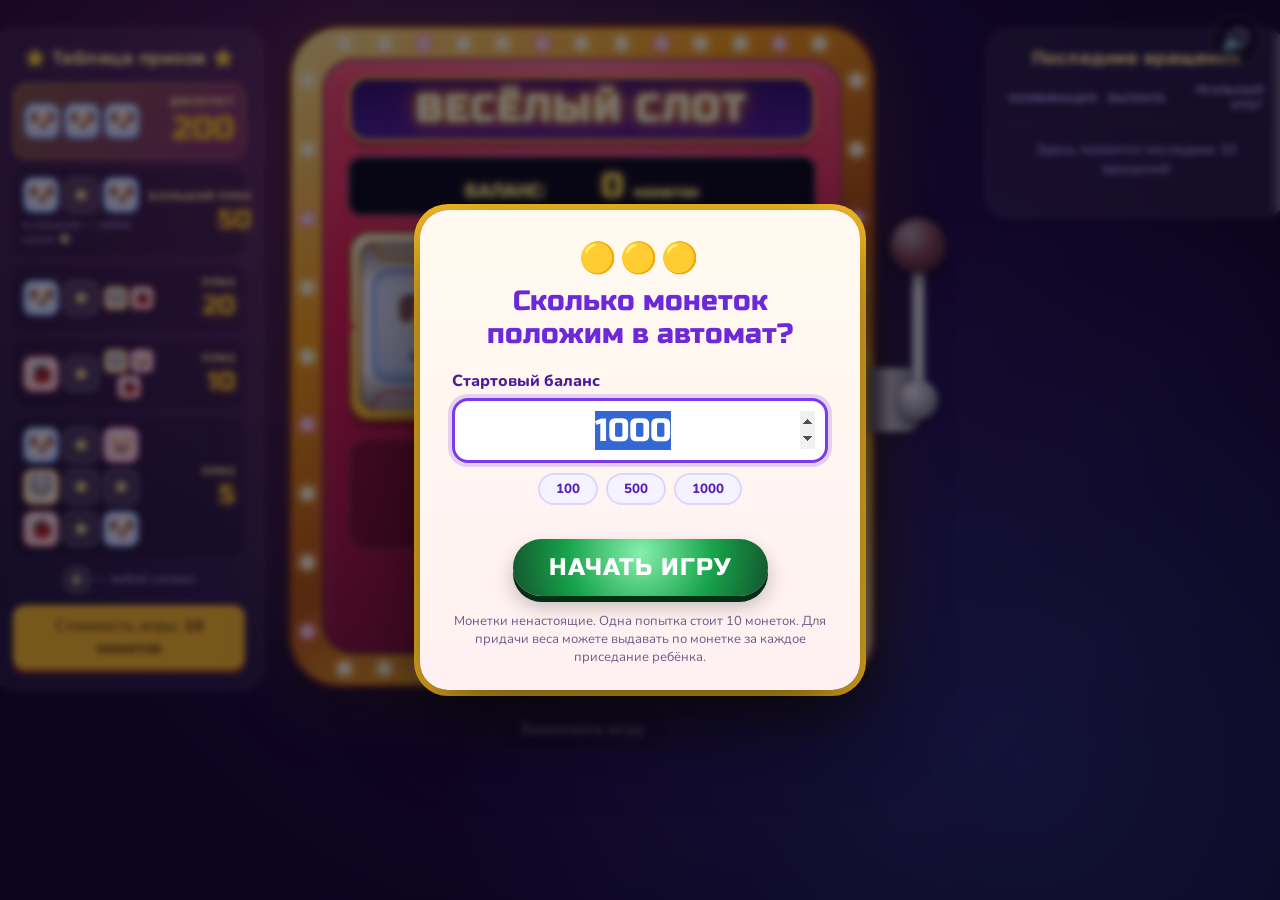
<file: CasinoDemonstration/index.htm>
<!doctype html>
<html lang="ru">
<head>
  <meta charset="utf-8">
  <meta name="viewport" content="width=device-width, initial-scale=1">
  <title>Весёлый слот</title>
  <link rel="preconnect" href="https://fonts.googleapis.com">
  <link href="https://fonts.googleapis.com/css2?family=Russo+One&family=Nunito:wght@600;800;900&display=swap" rel="stylesheet">
  <link rel="stylesheet" href="css/style.css">
</head>
<body>
  <div class="topbar">
    <button class="icon-btn" id="muteBtn" type="button" title="Звук">🔊</button>
  </div>

  <main class="layout">
    <!-- Таблица выигрышей -->
    <aside class="panel paytable" aria-label="Таблица выигрышей">
      <h2 class="panel-title">⭐ Таблица призов ⭐</h2>
      <div id="paytableRows"></div>
      <div class="paytable-note"><span class="mini-star">★</span> — любой символ</div>
      <div class="price-tag">Стоимость игры: <b>10 монеток</b></div>
    </aside>

    <!-- Слот-машина -->
    <section class="machine-wrap">
      <div class="machine" id="machine">
        <div class="bulbs bulbs-top" data-count="13"></div>
        <div class="bulbs bulbs-left" data-count="9"></div>
        <div class="bulbs bulbs-right" data-count="9"></div>
        <div class="bulbs bulbs-bottom" data-count="13"></div>

        <div class="cabinet">
          <div class="sign"><span>ВЕСЁЛЫЙ СЛОТ</span></div>

          <div class="balance-board">
            <span class="balance-label">БАЛАНС:</span>
            <span class="balance-value" id="balance">0</span>
            <span class="balance-unit" id="balanceUnit">монеток</span>
            <span class="balance-delta" id="balanceDelta"></span>
          </div>

          <div class="reels-frame" id="reelsFrame">
            <div class="payline"></div>
            <div class="reel" data-reel="0"><div class="reel-window"><div class="reel-strip"></div></div></div>
            <div class="reel" data-reel="1"><div class="reel-window"><div class="reel-strip"></div></div></div>
            <div class="reel" data-reel="2"><div class="reel-window"><div class="reel-strip"></div></div></div>
          </div>

          <div class="win-board" id="winBoard">
            <div class="win-title" id="winTitle">Дёрни ручку!</div>
            <div class="win-sub" id="winSub"></div>
            <div class="win-math" id="winMath">Одна попытка — 10 монеток</div>
          </div>

          <div class="controls">
            <button class="spin-btn" id="spinBtn" type="button" disabled>КРУТИТЬ</button>
          </div>
        </div>

        <!-- Ручка -->
        <div class="lever" id="lever" role="button" tabindex="0" aria-label="Ручка автомата">
          <div class="lever-mount"></div>
          <div class="lever-rod" id="leverRod"></div>
          <div class="lever-knob" id="leverKnob"></div>
          <div class="lever-hub"></div>
        </div>
      </div>

      <button class="end-btn" id="endBtn" type="button" disabled>Закончить игру</button>
    </section>

    <!-- История -->
    <aside class="panel history" aria-label="Последние вращения">
      <h2 class="panel-title">Последние вращения</h2>
      <table class="history-table">
        <thead>
          <tr><th>Комбинация</th><th>Выплата</th><th>Реальный итог</th></tr>
        </thead>
        <tbody id="historyBody">
          <tr class="history-empty"><td colspan="3">Здесь появятся последние 10 вращений</td></tr>
        </tbody>
      </table>
    </aside>
  </main>

  <!-- Слой для конфетти, монеток и блёсток -->
  <div class="fx-layer" id="fxLayer" aria-hidden="true"></div>

  <!-- Стартовое окно -->
  <div class="overlay" id="startOverlay">
    <form class="dialog start-dialog" id="startForm" novalidate>
      <div class="dialog-coins">🟡🟡🟡</div>
      <h1>Сколько монеток положим в&nbsp;автомат?</h1>
      <label class="field">
        <span>Стартовый баланс</span>
        <input type="number" id="startInput" value="1000" min="10" max="1000000" step="1" inputmode="numeric" required>
      </label>
      <div class="presets">
        <button type="button" data-value="100">100</button>
        <button type="button" data-value="500">500</button>
        <button type="button" data-value="1000">1000</button>
      </div>
      <div class="field-error" id="startError"></div>
      <button class="big-btn" type="submit">НАЧАТЬ ИГРУ</button>
      <p class="dialog-hint">Монетки ненастоящие. Одна попытка стоит 10 монеток. Для придачи веса можете выдавать по монетке за каждое приседание ребёнка.</p>
    </form>
  </div>

  <!-- Итоговое окно -->
  <div class="overlay hidden" id="resultOverlay">
    <div class="dialog result-dialog" id="resultDialog"></div>
  </div>

  <!-- Debug-режим: открыть index.html?debug или нажать Ctrl+Shift+D -->
  <div class="debug-panel hidden" id="debugPanel"></div>

  <script src="js/symbols-config.js"></script>
  <script src="js/logic.js"></script>
  <script src="js/sound.js"></script>
  <script src="js/app.js"></script>
</body>
</html>
</file>
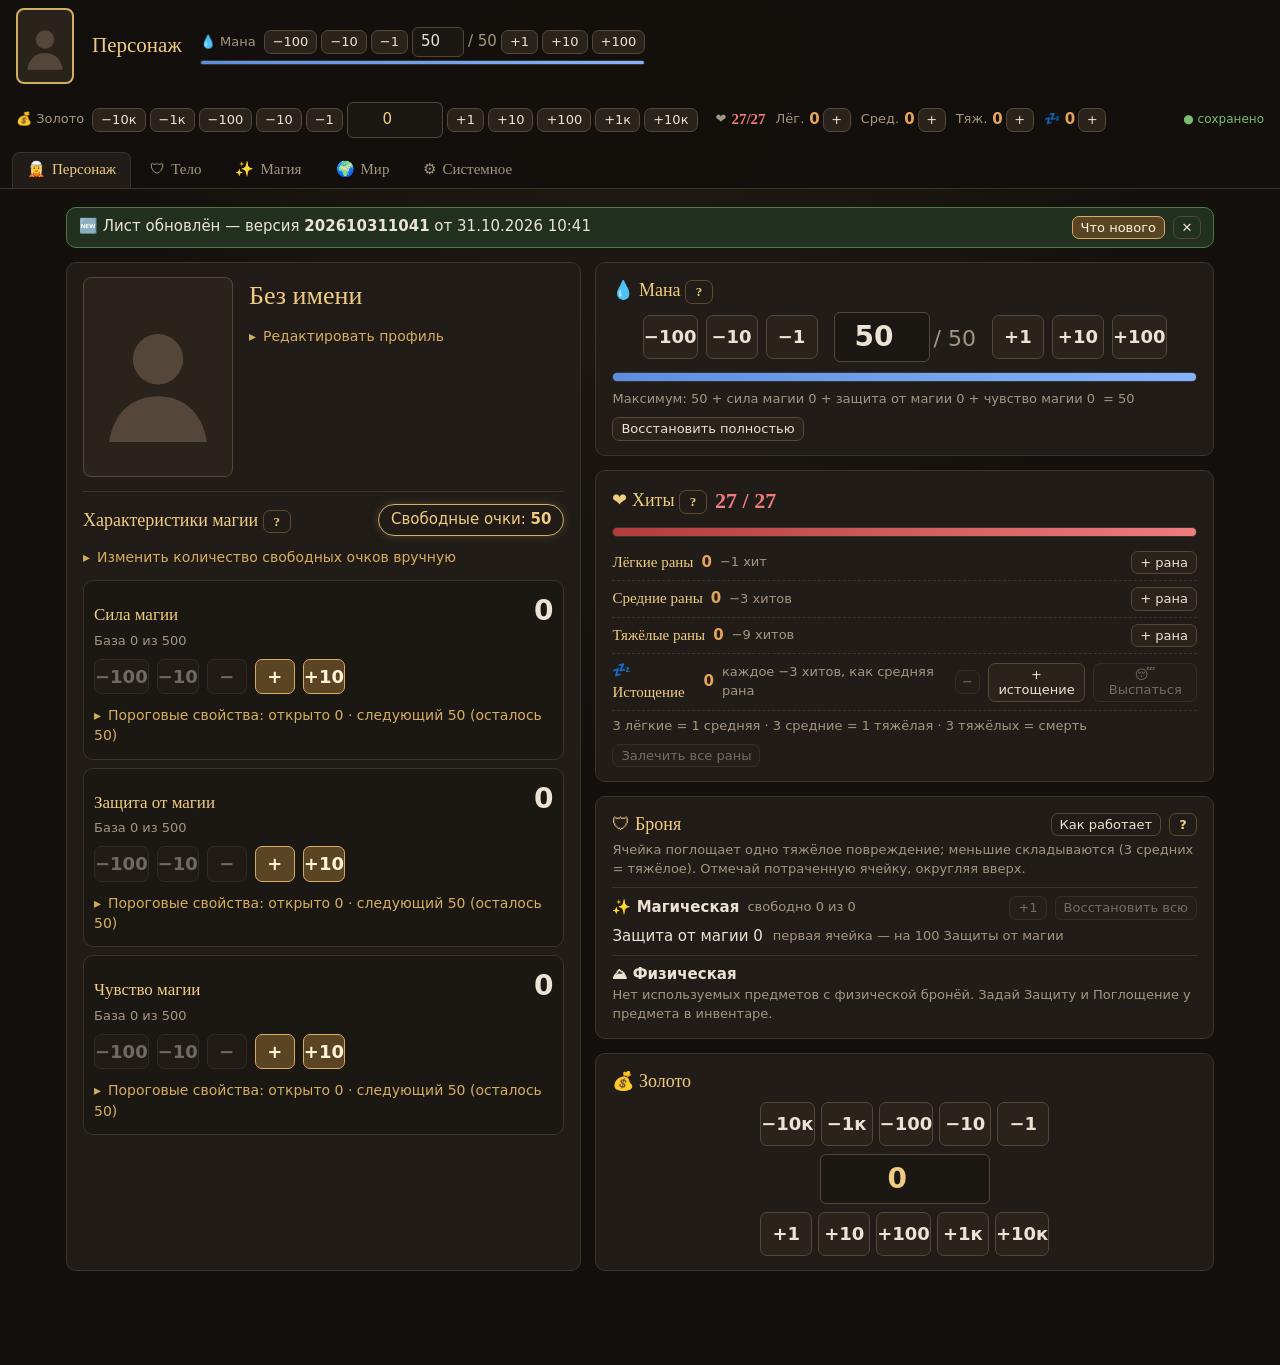
<file: MagesGleb/index.html>
<!DOCTYPE html>
<html lang="ru">
<head>
<meta charset="UTF-8">
<meta name="viewport" content="width=device-width, initial-scale=1">
<title>Лист персонажа</title>
<style>
:root{
  --bg:#13100d; --bg2:#1b1713; --panel:#211c17; --panel2:#2a231c; --line:#3d3328; --line2:#54473a;
  --text:#ece3d4; --muted:#a39682; --gold:#d4ad62; --gold2:#f0cc82;
  --danger:#d0614f; --ok:#7dbb72; --mana:#5a8fe0; --mana2:#86b3ff; --lock:#8c7d6a;
  --fire:#e57a3f; --water:#5aa3e6; --earth:#b8925a; --air:#a6cfe0;
  --radius:10px;
}
*{box-sizing:border-box}
html,body{margin:0;background:var(--bg);color:var(--text);font:15px/1.45 "Segoe UI",system-ui,sans-serif}
body{background:radial-gradient(ellipse at top,#221b14 0%,var(--bg) 60%) fixed}
h1,h2,h3,.panel-title,.card-title,.el-name,.brand-name{font-family:Georgia,"Times New Roman",serif}
h2,h3{margin:.2em 0 .4em;color:var(--gold2);font-weight:normal}
a{color:var(--gold2)}
button,input,select,textarea{font:inherit;color:inherit}

/* ---------- top ---------- */
#top{position:sticky;top:0;z-index:20;background:rgba(19,16,13,.96);border-bottom:1px solid var(--line);backdrop-filter:blur(4px)}
#topbar{display:flex;align-items:center;gap:18px;padding:8px 16px;flex-wrap:wrap}
.brand-name{font-size:21px;color:var(--gold2);line-height:1.1}
.brand-sub{font-size:12px;color:var(--muted)}
.mini{display:flex;align-items:center;gap:4px}
.mini .lbl{color:var(--muted);font-size:13px;margin-right:4px}
.mini-mana{flex-direction:column;align-items:stretch;gap:3px}
.mini-mana .row{gap:4px}
.save-dot{margin-left:auto;font-size:12px;color:var(--ok);transition:color .2s}
.save-dot.dirty{color:var(--gold)}
#tabs{display:flex;gap:2px;padding:0 12px;overflow-x:auto;scrollbar-width:thin}
#tabs:empty{display:none}
.nav-groups{display:flex;gap:4px;padding:6px 12px 0;flex-wrap:wrap}
.grp{display:inline-flex;align-items:center;gap:6px;background:none;border:1px solid transparent;border-radius:8px 8px 0 0;padding:6px 14px;color:var(--muted);cursor:pointer;font-size:15px;font-family:Georgia,serif}
.grp:hover{color:var(--text);background:var(--panel)}
.grp.active{color:var(--gold2);background:var(--panel);border-color:var(--line);border-bottom-color:var(--panel)}
.nav-groups.bottom{display:none}
.hdr-compact{display:none}
.tab{background:none;border:none;border-bottom:2px solid transparent;padding:8px 12px;color:var(--muted);cursor:pointer;white-space:nowrap;font-size:14px}
.tab:hover{color:var(--text)}
.tab.active{color:var(--gold2);border-bottom-color:var(--gold)}
.tab-ico,.tab-short{display:none}
.armor-block{border-top:1px solid var(--line);padding-top:8px;margin-top:8px}
.armor-row{display:flex;flex-wrap:wrap;align-items:center;gap:6px 10px;margin-top:6px}
.armor-name{min-width:140px}
.armor-cells{display:inline-flex;flex-wrap:wrap;gap:4px}
.armor-cell{width:20px;height:20px;accent-color:#8a7a5a;cursor:pointer}
.props-line{display:flex;flex-wrap:wrap;gap:6px 10px;margin:6px 0}
.prop-chip{border:1px solid var(--line2);border-radius:12px;padding:1px 9px;font-size:13.5px;background:var(--bg2)}
.prop-chip.manual{border-style:dashed}
.prop-chip.neg{border-color:#c0504d;color:#f08a87}
.prop-edit{display:inline-flex;align-items:center;gap:6px}
.prop-in{width:70px;padding:2px 6px}
.prop-in.master,input.master{outline:1px solid #6b4f8a}
.prop-sys{color:var(--muted);font-size:13px}
.props-row{margin-top:4px;gap:4px 12px}
.props-grid{display:grid;grid-template-columns:repeat(auto-fill,minmax(150px,1fr));gap:6px 12px}
.table-wrap{overflow-x:auto;margin:6px 0}
.props-table{border-collapse:collapse;font-size:13.5px}
.props-table th,.props-table td{border-bottom:1px solid var(--line);padding:3px 8px;text-align:left;white-space:nowrap}
.props-table .row-name{color:var(--text)}
.update-banner{display:flex;flex-wrap:wrap;align-items:center;gap:8px;background:#22301f;border:1px solid #4f7a45;border-radius:var(--radius);padding:8px 12px;margin-bottom:14px}
.changelog ul,.changelog ol{margin:4px 0 8px;padding-left:22px}
.changelog li{margin:2px 0}
.changelog-todo{border-left:3px solid var(--gold);padding-left:10px;margin-top:8px}
.card,.npc{position:relative}
.card .card-head>.edit-btn,.npc .card-head>.edit-btn{position:absolute;top:8px;right:8px;z-index:1;margin:0}
.card .card-head:has(>.edit-btn),.npc .card-head:has(>.edit-btn){padding-right:42px}
.card .card-head:has(>.edit-btn.primary),.npc .card-head:has(>.edit-btn.primary){padding-right:104px}
.btn.unpin{padding:0 5px;min-width:0;margin-left:2px}
.search-bottom-row{margin-top:10px}
.table-wrap{max-height:75vh;overflow:auto}
.props-table thead th{position:sticky;top:0;z-index:2;background:var(--panel)}
.props-table th.row-name{position:sticky;left:0;z-index:1;background:var(--panel);font-weight:normal}
.props-table thead th.corner{left:0;z-index:3}
.disc-level.sys{border-left:3px solid var(--line2);padding-left:10px}
.npc.open .npc-img{width:150px;height:200px}
html{scroll-padding-top:calc(var(--top-h,0px) + 10px)}
.src-input{max-width:340px;padding:3px 8px;font-size:13px}
.cost.ex-cost{color:#c9a6e8}
.cost.stat-cost{color:#e8a6a6}
.extra-cost{margin-top:6px;gap:6px 12px}
.extra-cost .lvl-num{width:56px}
.master-bar{background:#2c2238;border:1px solid #6b4f8a;border-radius:var(--radius);padding:10px 14px;margin-bottom:14px}
.master-edit{border-left:3px solid #6b4f8a;padding-left:10px}
.btn.master-btn{border-color:#6b4f8a;color:#d6b8f5}
.tab .badge{display:inline-block;margin-left:5px;background:var(--panel2);border-radius:9px;padding:0 6px;font-size:11px;color:var(--gold)}

main{max-width:1180px;margin:0 auto;padding:18px 16px 80px}

/* ---------- generic ---------- */
.panel{background:var(--panel);border:1px solid var(--line);border-radius:var(--radius);padding:14px 16px;margin-bottom:14px}
.panel-title{font-size:18px;color:var(--gold2);margin-bottom:8px}
.row{display:flex;align-items:center;gap:8px;flex-wrap:wrap}
.stack{display:flex;flex-direction:column;gap:14px}
.stack>.panel{margin-bottom:0}
.grow{flex:1 1 auto;min-width:0}
.small{font-size:13px}
.muted{color:var(--muted)}
.hint{color:var(--muted);font-size:13.5px;margin:0 0 12px;max-width:900px}
.empty{color:var(--muted);font-style:italic;padding:14px;text-align:center;border:1px dashed var(--line);border-radius:var(--radius)}
.desc{white-space:pre-wrap;margin-top:6px}
.notes{white-space:pre-wrap;margin-top:6px;color:var(--muted);font-size:13.5px}
.lock{color:var(--lock)}
.warn{color:#e3a35a}
.err{color:var(--danger)}

.btn{background:var(--panel2);border:1px solid var(--line2);border-radius:7px;padding:6px 12px;cursor:pointer;transition:background .12s,border-color .12s;line-height:1.2}
.btn:hover:not(:disabled){background:#352c23;border-color:var(--gold)}
.btn:active:not(:disabled){transform:translateY(1px)}
.btn:disabled{opacity:.4;cursor:default}
.btn.primary{background:#5b4423;border-color:var(--gold);color:#fff3da}
.btn.primary:hover:not(:disabled){background:#6f532b}
.btn.ghost{background:transparent}
.btn.danger{color:var(--danger);border-color:#6a3a32}
.btn.danger:hover:not(:disabled){border-color:var(--danger);background:#3a221d}
.btn.small{padding:3px 8px;font-size:13px}
.btn.sq{width:28px;padding:3px 0;text-align:center}
.btn.big{font-size:18px;padding:10px 0;min-width:58px;font-weight:600}
.btn.cast{font-size:15px;padding:9px 18px}
.btn.toggle{font-size:13px}
.btn.toggle.on{background:#2f3d24;border-color:var(--ok);color:#d4f0c8}

input,select,textarea{background:var(--bg2);border:1px solid var(--line2);border-radius:6px;padding:6px 8px;outline:none;max-width:100%}
input:focus,select:focus,textarea:focus{border-color:var(--gold)}
textarea{width:100%;resize:vertical;min-height:60px}
input[type=checkbox]{width:18px;height:18px;accent-color:var(--gold);margin:0;cursor:pointer}
select option:disabled{color:#7a6d5c}
.num{width:80px;text-align:center}
.lvl{display:inline-flex;align-items:center;gap:3px}
.lvl-num{width:52px;padding:3px 4px}
.search{min-width:220px;flex:0 1 320px}
.field{display:flex;flex-direction:column;gap:3px;min-width:0}
.field>.lbl{font-size:12px;color:var(--muted);text-transform:uppercase;letter-spacing:.04em}
.field input:not([type=checkbox]),.field select{width:100%}
.form{display:grid;gap:10px;margin-top:10px}
.grid2{display:grid;grid-template-columns:repeat(auto-fit,minmax(220px,1fr));gap:10px}
.grid3{display:grid;grid-template-columns:repeat(auto-fit,minmax(180px,1fr));gap:10px}
.chk{display:inline-flex;align-items:center;gap:6px;cursor:pointer;user-select:none}
.toolbar{display:flex;gap:10px;align-items:center;flex-wrap:wrap;margin-bottom:12px}

.chips{display:flex;flex-wrap:wrap;gap:5px;margin-top:6px}
.chip{display:inline-block;background:var(--panel2);border:1px solid var(--line);border-radius:12px;padding:1px 9px;font-size:12.5px;white-space:nowrap}
.chip.mod{border-color:#4e6a3e;color:#c4e3b2}
.chip.affix{border-color:#5d4a2c;color:var(--gold2)}
.chip.locked{border-color:var(--line);color:var(--lock)}
.chip.free{border-color:#5b4a7a;color:#cdbaf2}
.chip.st-active{border-color:#4e6a3e;color:#c4e3b2}
.chip.st-done{border-color:#3e5a6a;color:#b2d6e3}
.chip.st-failed{border-color:#6a3a32;color:#f0a99c}
.chip.st-paused{border-color:#6a5a32;color:#e9d18f}

.card{background:var(--panel);border:1px solid var(--line);border-radius:var(--radius);padding:11px 14px}
.card.equipped{border-color:#4e6a3e;box-shadow:inset 3px 0 0 var(--ok)}
.card.locked{opacity:.8}
.card-head{display:flex;align-items:center;gap:8px;flex-wrap:wrap}
.card-title{font-size:17px;color:var(--gold2);flex:1 1 auto;min-width:0}
.qty{color:var(--muted);font-size:14px}
.list{display:grid;gap:8px}
.sub{border-top:1px dashed var(--line);margin-top:10px;padding-top:8px;display:grid;gap:6px}
.sub-title{font-size:12px;color:var(--muted);text-transform:uppercase;letter-spacing:.04em}
.danger-row{display:flex;justify-content:flex-end;margin-top:4px}

details.fold{margin-top:8px}
details.fold>summary{cursor:pointer;color:var(--gold);font-size:14px;list-style:none;padding:3px 0;user-select:none}
details.fold>summary::before{content:"▸ ";display:inline-block;width:1em}
details.fold[open]>summary::before{content:"▾ "}
details.fold.section>summary{font-family:Georgia,serif;font-size:20px;color:var(--gold2);padding:6px 0}
details.fold.section{margin:6px 0 14px}

/* ---------- character ---------- */
.grid-char{display:grid;grid-template-columns:minmax(280px,1fr) minmax(320px,1.2fr);gap:14px;margin-bottom:14px}
.grid-char>.panel{margin-bottom:0}
.hero{display:flex;flex-direction:column;gap:14px}
.hero-top{display:flex;gap:16px;align-items:flex-start}
.hero-stats{border-top:1px solid var(--line);padding-top:12px}
.hero-stats .stat-grid{grid-template-columns:1fr;gap:8px}
.hero-stats .stat-card{padding:10px}
.hero-stats .stat-card .btn.big{min-width:40px}
.portrait{width:150px;height:200px;object-fit:contain;border-radius:8px;border:1px solid var(--line2);flex:none;background:var(--panel2)}
.hero-info{flex:1;min-width:0}
.hero-info h2{font-size:26px;margin:0}
.bio{white-space:pre-wrap;font-size:13.5px;color:#cfc4b2;margin:8px 0 0}
.big-counter{display:flex;align-items:center;justify-content:center;gap:8px;flex-wrap:wrap}
.counter-val{display:flex;align-items:baseline;gap:4px;padding:0 8px}
.big-num{width:96px;font-size:28px;font-weight:600;padding:4px;text-align:center}
.of{font-size:22px;color:var(--muted)}
.bar{height:10px;background:var(--bg2);border:1px solid var(--line);border-radius:6px;overflow:hidden;margin:10px 0 8px}
.bar>div{height:100%;background:linear-gradient(90deg,var(--mana),var(--mana2));transition:width .2s}
.bar.thin{height:5px;margin:0}
.gold-val{color:var(--gold2)}
.points{font-size:15px;padding:4px 12px;border:1px solid var(--line);border-radius:16px}
.points.has{border-color:var(--gold);color:var(--gold2);box-shadow:0 0 8px rgba(212,173,98,.25)}
.stat-grid{display:grid;grid-template-columns:repeat(auto-fit,minmax(280px,1fr));gap:12px;margin-top:10px}
.stat-card{background:var(--bg2);border:1px solid var(--line);border-radius:var(--radius);padding:12px}
.stat-head{display:flex;justify-content:space-between;align-items:baseline;gap:8px}
.stat-name{font-family:Georgia,serif;font-size:17px;color:var(--gold2)}
.stat-total{font-size:28px;font-weight:600}
.plan{color:var(--ok)}
.stat-card .btn.big{min-width:48px;padding:6px 0}
.thr-list{display:grid;gap:6px;margin-top:6px}
.thr{display:flex;gap:10px;align-items:flex-start;padding:6px 8px;border-radius:6px;background:var(--panel)}
.thr.future{opacity:.65}
.thr-badge{font-weight:600;color:var(--gold);min-width:46px}
.thr.future .thr-badge{color:var(--muted)}

/* ---------- elemental ---------- */
.el-grid{display:grid;grid-template-columns:1fr;gap:14px}
.element{border-top:3px solid var(--c,var(--gold));margin:0}
.element .el-name{font-size:21px;color:var(--c);flex:1}
.el-fire{--c:var(--fire)} .el-water{--c:var(--water)} .el-earth{--c:var(--earth)} .el-air{--c:var(--air)}
.tier-title{font-size:12px;text-transform:uppercase;letter-spacing:.05em;color:var(--muted);margin:10px 0 4px}
.stage{border:1px solid var(--line);border-radius:8px;padding:7px 10px;margin-bottom:6px;background:var(--bg2)}
.stage.ok{border-left:3px solid var(--c,var(--ok))}
.stage.locked{opacity:.72}
.stage-head{display:flex;align-items:center;gap:7px;flex-wrap:wrap}
.stage-icon{width:18px;text-align:center}
.stage-lvl{display:inline-flex;align-items:center;gap:3px;color:var(--gold)}
.stage-lvl input{width:48px;padding:2px 4px;text-align:center}
.stage-lvl.unset input{border-color:#8a6a3a;background:#2c2418}

/* ---------- spells ---------- */
.combo{display:grid;grid-template-columns:repeat(auto-fit,minmax(170px,1fr));gap:10px}
.formula{display:flex;flex-wrap:wrap;align-items:center;gap:5px;margin:10px 0 4px;font-size:15px}
.formula .plus{color:var(--muted)}
.formula .q{color:var(--muted);font-style:italic}
.formula .part{padding:2px 9px;border-radius:12px;background:var(--panel2);border:1px solid var(--line2)}
.formula .part.el{border-color:var(--c);color:var(--c)}
.formula .part.locked{color:var(--lock);border-style:dashed}
.formula.big{font-size:17px}
.cost{color:var(--mana2);font-weight:600;white-space:nowrap}
.uses{color:var(--muted);font-size:13px}
.spell .row.actions{margin-top:8px}
.untested-eq{font-size:17px;color:var(--text);line-height:1.6}
.untested-eq .eq-affix{color:var(--gold2);font-weight:700}
.untested-eq .plus{color:var(--muted)}
.tested .untested-eq .eq-affix{color:var(--ok)}

/* ---------- experience ---------- */
.exp-item{display:grid;grid-template-columns:auto 1fr;gap:4px 12px;align-items:center;padding:10px 12px;border:1px solid var(--line);border-radius:var(--radius);background:var(--panel);margin-bottom:8px}
.exp-item.checked{border-color:#4e6a3e;background:#1f251a}
.exp-item input[type=checkbox]{width:24px;height:24px}
.exp-item .exp-text{font-size:15.5px;cursor:pointer}
.exp-item .exp-note{grid-column:2}
.exp-item .exp-note input{width:100%;font-size:13px;padding:4px 8px}

/* ---------- npc ---------- */
.npc-grid{display:grid;grid-template-columns:repeat(auto-fill,minmax(300px,1fr));gap:10px}
.npc{background:var(--panel);border:1px solid var(--line);border-radius:var(--radius);padding:10px 12px}
.npc.open{grid-column:1/-1}
.npc-top{display:flex;gap:12px}
.npc-img{width:64px;height:64px;object-fit:contain;cursor:zoom-in;border-radius:8px;border:1px solid var(--line2);flex:none;background:var(--panel2)}
.npc.open .npc-img{width:120px;height:120px}
.npc-name{font-family:Georgia,serif;font-size:17px;color:var(--gold2)}
.npc .chips{margin-top:3px}
.rel-link{background:none;border:none;color:var(--gold2);text-decoration:underline dotted;cursor:pointer;padding:0}
.flash{animation:flash 1.4s}
@keyframes flash{0%{box-shadow:0 0 0 3px var(--gold)}100%{box-shadow:0 0 0 0 transparent}}

/* ---------- toasts ---------- */
#toasts{position:fixed;bottom:18px;right:18px;display:flex;flex-direction:column;gap:6px;z-index:50;pointer-events:none}
.toast{background:var(--panel2);border:1px solid var(--line2);border-left:4px solid var(--gold);padding:8px 14px;border-radius:7px;box-shadow:0 4px 18px rgba(0,0,0,.5);transition:opacity .4s,transform .4s}
.toast.error{border-left-color:var(--danger)}
.toast.ok{border-left-color:var(--ok)}
.toast.hide{opacity:0;transform:translateY(8px)}

/* ---------- header portrait ---------- */
.top-portrait{width:58px;height:76px;object-fit:contain;background:var(--panel2);border-radius:8px;border:2px solid var(--gold);cursor:pointer;
  background:var(--panel2);transition:transform .2s,box-shadow .2s;transform-origin:top left;position:relative;z-index:30}
.top-portrait:hover{transform:scale(3.2);box-shadow:0 10px 40px rgba(0,0,0,.8)}
.btn.big{min-width:52px}

/* ---------- tags ---------- */
.tags{display:flex;flex-wrap:wrap;gap:5px;align-items:center;background:var(--bg2);border:1px solid var(--line2);border-radius:6px;padding:4px 6px}
.tags input{border:none;background:transparent;padding:3px 2px;min-width:90px;flex:1}
.chip.tag{display:inline-flex;align-items:center;gap:4px}
.chip .x{background:none;border:none;color:var(--muted);cursor:pointer;padding:0 0 0 2px;font-size:14px;line-height:1}
.chip .x:hover{color:var(--danger)}
.chip.link{cursor:pointer;color:var(--gold2);border-color:#5d4a2c}
.chip.link:hover{border-color:var(--gold);background:#352c23}

/* ---------- free affixes / elements ---------- */
.free-grid{display:grid;grid-template-columns:repeat(auto-fill,minmax(190px,1fr));gap:4px 10px}
.free-item{padding:3px 6px;border-radius:6px}
.free-item.on{background:#2a2238;color:#ddd0f7}
.element.unlearned{opacity:.7;border-top-color:var(--line2)}
.element.unlearned .el-name{color:var(--muted)}

/* ---------- untested ---------- */
.combo-card{padding:8px 12px}
.hidden-combo{opacity:.55}

/* ---------- quests ---------- */
.quest{border-left:3px solid var(--line2)}
.quest.q-active{border-left-color:var(--gold)}
.quest.q-planned{border-left-color:#7d8fb0}
.quest.q-done{border-left-color:var(--ok);opacity:.75}
.quest.q-failed{border-left-color:var(--danger);opacity:.7}
.quest.q-paused{border-left-color:#8c7d6a;opacity:.85}
.steps{display:grid;gap:3px;margin-top:8px}
.step.done{color:var(--muted);text-decoration:line-through}
.step-input{font-size:13px;padding:3px 8px;width:260px;background:transparent;border-style:dashed}

/* ---------- geography ---------- */
.seg{display:inline-flex;gap:2px}
.crumbs{margin:-4px 0 10px;font-size:14px}
.crumb{background:none;border:none;color:var(--gold2);cursor:pointer;padding:2px 4px;border-radius:4px}
.crumb:hover{background:var(--panel2)}
.geo-panel{padding:8px}
.geo-svg{width:100%;height:auto;display:block;background:radial-gradient(ellipse at center,#221c16,#17130f);border-radius:8px;touch-action:none;user-select:none}
.geo-svg .edge{stroke:#b49a6a;stroke-width:2.5;opacity:.75}
.geo-svg .edge.inner{stroke:#7d8fb0;stroke-dasharray:7 6;stroke-width:2}
.geo-svg .node{cursor:grab}
.geo-svg .node rect{stroke-width:2}
.geo-svg .node text{fill:var(--text);font-size:15px;font-family:Georgia,serif;pointer-events:none}
.geo-svg .node .ntype,.geo-svg .ntype{fill:var(--muted);font-size:11px;font-family:"Segoe UI",sans-serif}
.geo-svg .node .ninner{fill:var(--gold);font-size:11px;font-family:"Segoe UI",sans-serif}
.geo-svg .stack-shadow{fill:#1b1713;stroke-width:1.5;opacity:.8}
.geo-svg .node.selected rect:not(.stack-shadow){stroke:var(--gold2);stroke-width:3.5}
.geo-svg .node.from rect:not(.stack-shadow){stroke:var(--ok);stroke-width:4}
.geo-svg.linking .node{cursor:crosshair}
.geo-legend{padding:6px 4px 0}
.card.featured{border-color:var(--gold)}

/* ---------- transformations ---------- */
.transform-box{margin-top:10px;padding:8px 12px;border:1px dashed #5b4a7a;border-radius:8px;background:#1e1a26;display:grid;gap:6px}
.transform-ok{color:#ddd0f7}
.chain{color:#cdbaf2;margin-top:4px}
.origin .formula{display:inline-flex;margin:0 0 0 4px;font-size:13px}
.formula .part.consumed{color:var(--muted);border-style:dashed}
.formula .part.affix{font-weight:600}
.transform-line{display:flex;flex-wrap:wrap;align-items:baseline;gap:6px;margin:4px 0 0 18px;padding-left:10px;border-left:2px solid #5b4a7a}
.transform-line .untested-eq{font-size:15.5px;flex:0 1 auto}
.tr-mark{color:#cdbaf2;font-weight:600}
.has-transform{border-color:#5b4a7a}
.eq-spent{color:var(--muted)}
.req-text{color:var(--gold2)}
.rules{display:grid;gap:8px}
.rule{align-items:flex-start}

/* ---------- thumbnails ---------- */
.thumb{width:46px;height:46px;object-fit:contain;border-radius:7px;border:1px solid var(--line2);flex:none;background:var(--panel2);
  transition:transform .2s,box-shadow .2s;transform-origin:left center;position:relative;z-index:2}
.thumb:hover{transform:scale(3.5);box-shadow:0 8px 30px rgba(0,0,0,.8);z-index:10}
.formula .affs{color:var(--muted)}

/* ---------- health ---------- */
.track{padding:6px 0;border-bottom:1px dashed var(--line)}
.track:last-of-type{border-bottom:none}
.track-head{display:flex;align-items:center;gap:8px}
.track-name{font-family:Georgia,serif;color:var(--gold2)}
.track-val{font-weight:700}
.track-val.pool{color:#ef7d7d}
.track-val.wound{color:#e3a35a}
.pips{display:flex;flex-wrap:wrap;gap:5px;margin-top:5px}
.pip{width:28px;height:28px;border-radius:6px;border:1px solid var(--line2);background:var(--bg2);cursor:pointer;
  font-size:15px;line-height:1;color:#4a3e33;padding:0}
.pips.pool .pip.on{color:#ef5f5f;border-color:#8a3a3a;background:#2c1a1a}
.pips.wound .pip.on{color:#f0b56a;border-color:#8a6a3a;background:#2c2418}
.pip:hover{border-color:var(--gold)}
.mini-health{gap:10px;flex-wrap:wrap}
.mini-track{display:inline-flex;align-items:center;gap:3px}
.mini-track .lbl{margin-right:2px}

/* ---------- dice ---------- */
.dice-panel{display:grid;gap:12px}
.dice-buttons{display:flex;flex-wrap:wrap;gap:8px}
.die-btn{font-size:18px;font-weight:600;min-width:76px;padding:12px 10px}
.dice-expr{font-size:16px}
.presets .preset{display:inline-flex;align-items:center;gap:2px}
.presets .x{background:none;border:none;color:var(--muted);cursor:pointer;font-size:15px}
.presets .x:hover{color:var(--danger)}
.dice-result{display:flex;gap:18px;align-items:center;border-color:var(--gold)}
.dice-total{font-size:54px;font-weight:700;color:var(--gold2);min-width:90px;text-align:center;font-family:Georgia,serif}
.dice-break{display:flex;flex-wrap:wrap;align-items:center;gap:4px;margin-top:4px}
.die{display:inline-block;min-width:26px;padding:2px 6px;text-align:center;border:1px solid var(--line2);border-radius:6px;background:var(--bg2);font-weight:600}
.die.max{color:var(--ok);border-color:var(--ok)}
.die.min{color:var(--danger);border-color:#6a3a32}
.die.dropped{opacity:.4;text-decoration:line-through}
.roll-row{display:flex;align-items:center;gap:10px;flex-wrap:wrap;padding:6px 12px}
.roll-total{font-size:20px;color:var(--gold2);min-width:40px}

/* ---------- wounds & experience log ---------- */
.wounds{display:grid;gap:4px;margin-top:6px}
.wound{flex-wrap:nowrap}
.wound input{font-size:13.5px;padding:4px 8px}
.wound-n{color:#f0b56a;font-size:13px;min-width:34px}
.exp-note .row{flex-wrap:nowrap}
.exp-note .row input{flex:1;width:auto}
.exp-similar:empty{display:none}
.exp-similar{margin-top:4px}
.xp-log{display:grid;gap:3px;margin-top:4px}
.xp-entry input{font-size:13px;padding:3px 8px;background:transparent}

/* ---------- hits & cost ---------- */
.hp-bar>div{background:linear-gradient(90deg,#b23b3b,#ef7d7d)}
.hp-bar.dead{border-color:var(--danger)}
.hp-val{font-size:22px;font-weight:700;color:#ef7d7d;font-family:Georgia,serif}
.hp-val.small-hp{font-size:15px}
.hp-val.dead{color:var(--muted);text-decoration:line-through}
.wound-n.light{color:#e9d18f}
.wound-n.medium{color:#f0b56a}
.wound-n.heavy{color:#ef7d7d}
.cost-box{margin-top:10px;padding:8px 12px;border:1px solid var(--line);border-radius:8px;background:var(--bg2)}
.big-cost{font-size:20px}
.mult-grid{display:flex;flex-wrap:wrap;gap:8px}
.mult-cell{display:flex;flex-direction:column;gap:2px;padding:6px 10px;border:1px solid var(--line);border-radius:8px;background:var(--bg2)}

/* ---------- chronicle ---------- */
.chr-when{font-size:13px;color:var(--gold);border:1px solid #5d4a2c;border-radius:12px;padding:1px 10px;white-space:nowrap}
.chr-text{line-height:1.6}
.mention{background:none;border:none;padding:0;font:inherit;cursor:pointer;text-decoration:underline dotted;text-underline-offset:3px}
.mention-npc{color:#9fd0ff}
.mention-loc{color:#a8dca0}
.mention-self{color:#f0c987}
.mention-book,.mention-arcane{color:#c9a6e8}
.mention-item{color:#e8c39a}
.mention-faction{color:#e0b4f0}
.mention:hover{text-decoration-style:solid}

/* ---------- groups & storage ---------- */
.npc.group{border-color:#5b4a7a}
.npc.group .npc-name{color:#e0c8f7}
.kind-mark{font-size:15px}
.chip.group-count{border-color:#5b4a7a;color:#e0c8f7}
.chip.link.group-link{border-color:#5b4a7a;color:#e0c8f7}
.members{display:flex;flex-wrap:wrap;gap:6px}
.member{display:inline-flex;align-items:center;gap:6px;background:var(--bg2);border:1px solid var(--line2);border-radius:20px;padding:2px 10px 2px 2px;cursor:pointer;color:var(--text)}
.member:hover{border-color:var(--gold)}
.member img{width:26px;height:26px;border-radius:5px;object-fit:contain}
.orphan-row{margin:-4px 0 10px;display:flex;flex-wrap:wrap;gap:5px;align-items:center}
.chip .x.add{color:var(--ok);font-weight:700}
.storage-bar>div{background:linear-gradient(90deg,#4e8a46,#7dbb72)}
.storage-bar.half>div{background:linear-gradient(90deg,#a07a32,#e3a35a)}
.storage-bar.full>div{background:linear-gradient(90deg,#9a3a2e,#d0614f)}

.chr-year{font-family:Georgia,serif;font-size:20px;color:var(--gold2);margin:10px 0 0;padding-bottom:2px;border-bottom:1px solid var(--line)}
.chr-year.undated{color:var(--muted);font-size:16px}
.chr-when.bad{border-color:#6a3a32;color:#e3a35a}

.exp-item.need-note{border-color:#8a6a3a}
.exp-item.need-note .exp-note input:not(.grow){border-color:#e3a35a;background:#2c2418}

.geo-wrap{position:relative}
.geo-zoom{position:absolute;top:8px;right:8px;display:flex;flex-direction:column;gap:4px}
.geo-zoom .btn{background:rgba(42,35,28,.9)}
.geo-svg{cursor:grab;aspect-ratio:1000/560}
.geo-svg.panning{cursor:grabbing}

/* ---------- territories ---------- */
.geo-svg .terr{fill-opacity:.17}
.geo-svg .terr.none{fill-opacity:.1}
.geo-svg .terr-hatch{opacity:.38}
.geo-svg .terr-border{stroke:#e8dcc0;stroke-width:2.5;stroke-opacity:.55;stroke-dasharray:9 5}
.geo-svg .terr-edge{stroke-width:2;stroke-opacity:.5}
.geo-svg .node rect.node-base{fill:#1b1713;stroke:none}
.geo-svg .node rect.node-face{fill-opacity:.32;stroke-width:2}
.geo-svg .node.disputed rect.node-face{stroke-dasharray:6 3}
.geo-svg .node.selected rect.node-face{stroke:var(--gold2);stroke-width:3.5}
.geo-svg .node.from rect.node-face{stroke:var(--ok);stroke-width:4}
.geo-legend-box{position:absolute;left:8px;bottom:8px;background:rgba(27,23,19,.88);border:1px solid var(--line);border-radius:8px;padding:6px 10px;font-size:12.5px;display:grid;gap:3px;max-height:45%;overflow:auto}
.leg-row{display:flex;align-items:center;gap:6px}
.leg-row.link{cursor:pointer}
.leg-row.link:hover{color:var(--gold2)}
.leg-sw{display:inline-block;width:12px;height:12px;border-radius:3px;flex:none}
.leg-sw.hatch{background:repeating-linear-gradient(45deg,#c9a45c 0 3px,#5a8fe0 3px 6px)}
.owner-line{margin:4px 0}

/* ---------- duplicates ---------- */
.dup-list{display:grid;gap:12px}
.dup-pair{border:1px dashed #8a6a3a;border-radius:var(--radius);padding:8px;background:rgba(227,163,90,.04)}
.dup-head{display:flex;align-items:center;gap:6px;flex-wrap:wrap;margin-bottom:8px;font-size:15px}
.dup-head mark{background:rgba(227,163,90,.35);color:inherit;border-radius:3px;padding:0 1px}
.dup-cards{display:grid;grid-template-columns:1fr 1fr;gap:8px;align-items:start}
.dup-cards .npc.open{grid-column:auto}

.aka{font-family:"Segoe UI",sans-serif;font-size:12.5px;color:var(--muted);font-weight:normal}

.mention-missing{text-decoration:underline wavy #d0614f;text-underline-offset:3px;cursor:help}

/* ---------- help ---------- */
.help-btn{font-weight:700;color:var(--gold2);border-color:#5d4a2c}
.help-section.current{border-color:var(--gold)}
.help-body{line-height:1.6;max-width:860px}
.help-body h4{margin:14px 0 4px;color:var(--gold2);font-family:Georgia,serif;font-weight:normal;font-size:16px}
.help-body p{margin:6px 0}
.help-body code{background:var(--bg2);border:1px solid var(--line2);border-radius:4px;padding:1px 6px;font-family:Consolas,monospace;font-size:13.5px;color:#f0d8a8}
.help-rule{padding:8px 12px;border-left:3px solid var(--gold);background:rgba(212,173,98,.08);border-radius:4px;margin:6px 0}
.help-table{border-collapse:collapse;margin:8px 0;font-size:14px}
.help-table th,.help-table td{border:1px solid var(--line);padding:5px 10px;text-align:left;vertical-align:top}
.help-table th{color:var(--muted);font-weight:normal}
.mention-npc,.mention-loc,.mention-faction{text-decoration:underline dotted;text-underline-offset:3px}
.scheme-grid{display:grid;grid-template-columns:repeat(auto-fill,minmax(150px,1fr));gap:10px;margin-top:8px}
.scheme-thumb{display:flex;flex-direction:column;gap:4px;align-items:center;background:var(--bg2);border:1px solid var(--line2);border-radius:8px;padding:6px;cursor:zoom-in;color:var(--text)}
.scheme-thumb:hover{border-color:var(--gold)}
.scheme-thumb img{width:100%;height:180px;object-fit:cover;object-position:top;border-radius:5px}
.lightbox{position:fixed;inset:0;z-index:100;background:rgba(8,6,4,.92);overflow:auto;cursor:zoom-out;display:flex;flex-direction:column;align-items:center;padding:14px}
.lightbox-head{color:var(--gold2);font-family:Georgia,serif;font-size:18px;margin-bottom:10px}
.lightbox img{max-width:min(900px,96vw);height:auto;border-radius:8px;box-shadow:0 10px 40px rgba(0,0,0,.7)}

.parts-info{margin:4px 0 0;padding:6px 10px;border-left:2px solid #5d4a2c;color:#d8cdb8;display:grid;gap:2px}

/* ---------- geo search ---------- */
.geo-search{position:relative}
.geo-search-input{min-width:240px}
.geo-search-list{position:absolute;top:calc(100% + 4px);left:0;z-index:45;min-width:320px;max-height:360px;overflow:auto;background:var(--panel2);border:1px solid var(--line2);border-radius:8px;box-shadow:0 8px 24px rgba(0,0,0,.6);display:grid}
.geo-search-item{display:block;text-align:left;background:none;border:none;border-bottom:1px solid var(--line);padding:6px 10px;color:var(--text);cursor:pointer}
.geo-search-item:hover{background:#352c23}
.geo-svg .node.dim{opacity:.28}
.geo-svg .node.match rect.node-face{stroke:#fff;stroke-width:3.5}
.geo-svg .node.found rect.node-face{animation:nodeFound 1.6s ease-out}
@keyframes nodeFound{0%{stroke:#fff;stroke-width:9}100%{stroke-width:2}}

/* ---------- combos ---------- */
.card.spell-combo{border-left:3px solid #5b4a7a}
.combo-steps{display:flex;flex-wrap:wrap;align-items:center;gap:6px;margin-top:6px}
.combo-step{background:var(--bg2);border:1px solid var(--line2);border-radius:14px;padding:2px 10px;font-size:14px}
.combo-step.broken{border-style:dashed;color:var(--warn,#e3a35a)}
.combo-arrow{color:var(--muted)}

.disc-level{border:1px dashed var(--line);border-radius:8px;padding:8px 10px;display:grid;gap:6px}

/* золото до 7 цифр */
#topbar .gold-val{width:96px}
.big-num.gold-val{width:170px}
.gold-counter{display:grid;justify-items:center;gap:8px}
.gold-row{display:flex;flex-wrap:wrap;justify-content:center;gap:6px}

@media (max-width:760px){
  /* телефон: группы — панелью внизу экрана, шапка — только значения */
  .nav-groups.top{display:none}
  .nav-groups.bottom{display:flex;position:fixed;left:0;right:0;bottom:0;z-index:40;padding:4px 2px calc(4px + env(safe-area-inset-bottom));
    background:rgba(19,16,13,.97);border-top:1px solid var(--line);justify-content:space-around;flex-wrap:nowrap;gap:0}
  .nav-groups.bottom .grp{flex-direction:column;gap:1px;padding:4px 6px;font-size:11px;font-family:"Segoe UI",sans-serif;border:none;border-radius:8px;flex:1}
  .nav-groups.bottom .grp .ico{font-size:21px}
  .nav-groups.bottom .grp.active{background:var(--panel2)}
  main{padding-bottom:90px}
  #tabs{padding:0 2px;overflow:visible;justify-content:space-around}
  #tabs .tab{flex:1;min-width:0;display:flex;flex-direction:column;align-items:center;gap:1px;padding:5px 2px 6px;font-size:11px;position:relative}
  #tabs .tab-full{display:none}
  #tabs .tab-ico{display:block;font-size:19px;line-height:1.1}
  #tabs .tab-short{display:block;max-width:100%;overflow:hidden;text-overflow:ellipsis}
  #tabs .tab .badge{position:absolute;top:1px;right:calc(50% - 26px);margin:0;font-size:10px;padding:0 4px}
  #toasts{bottom:78px;right:10px;left:10px}
  #topbar{gap:8px;padding:6px 10px;flex-wrap:nowrap}
  #topbar .mini,#topbar .brand-sub,#topbar .save-dot{display:none}
  .top-portrait{width:38px;height:48px}
  .top-portrait:hover{transform:none;box-shadow:none}
  .brand-name{font-size:17px}
  .hdr-compact{display:flex;flex-wrap:wrap;gap:4px 12px;font-size:14px;margin-left:auto;justify-content:flex-end}
  .hc-hp{color:#ef7d7d;font-weight:700}
  .hc-hp.dead{color:var(--muted);text-decoration:line-through}
  .hc-wounds{color:#f0b56a}
  .hc-mana{color:var(--mana2);font-weight:700}
  .hc-gold{color:var(--gold2)}
  .dup-cards{grid-template-columns:1fr}
  .grid-char{grid-template-columns:1fr}
  .hero-top{flex-direction:column}
  .portrait{width:100%;height:260px}
  #topbar{gap:10px}
}
</style>
</head>
<body>
<div id="top">
  <header id="topbar"></header>
  <nav id="groups" class="nav-groups top"></nav>
  <nav id="tabs"></nav>
</div>
<main id="view"></main>
<nav id="groups-bottom" class="nav-groups bottom"></nav>
<div id="toasts"></div>

<script>
'use strict';

/* =====================================================================
   STATE — константы, справочники, состояние по умолчанию
   ===================================================================== */
const APP_VERSION = 15;
const STORAGE_KEY = 'gleb-mages-rpg-state';
const BACKUP_KEY = 'gleb-mages-rpg-backups';
const FILE_PREFIX = 'gleb-mages-rpg';
const MAX_BACKUPS = 10;
const THRESHOLD_STEP = 50;

const uid = (p = 'id') => p + '_' + (window.crypto && crypto.randomUUID
  ? crypto.randomUUID()
  : Date.now().toString(36) + Math.random().toString(36).slice(2, 10));

// Параметры персонажа. Чтобы добавить новый — добавь строку сюда и поле в defaultState().
// get/set нужны, если значение лежит не в character.stats.
// Соотношение ран — правило игры: 3 лёгкие = средняя, 3 средние = тяжёлая, 3 тяжёлые = смерть.
// Больше тяжёлых до смерти — только бонусами (дисциплины, предметы).
const WOUND_RULES = { lightPerMedium: 3, mediumPerHeavy: 3, heavyToDeath: 3 };
// Ячеек свободного аффикса без бонусов — 0 (первую даёт «Магическая теория»)
const FREE_SLOT_BASE = 0;
// Максимум маны = 50 + Сила магии + Защита от магии + Чувство магии (+ бонусы предметов и дисциплин)
const MANA_BASE = 50;
const MANA_STATS = ['magicPower', 'magicDefense', 'magicSense'];

// Максимум базового значения каждой из трёх характеристик магии
const STAT_MAX = 500;
const STAT_DEFS = [
  { key: 'maxMana', name: 'Максимальная мана', short: 'Макс. мана',
    get: () => MANA_BASE + MANA_STATS.reduce((t, k) => t + getTotal(k), 0), set: () => {} },
  { key: 'magicPower', name: 'Сила магии', allocatable: true, thresholds: true },
  { key: 'magicDefense', name: 'Защита от магии', allocatable: true, thresholds: true },
  { key: 'magicSense', name: 'Чувство магии', allocatable: true, thresholds: true },
  // Потенциал открывается, когда одна из трёх характеристик дошла до максимума; без потолка; прикрывает траты характеристик
  { key: 'reserve', name: 'Потенциал', allocatable: true, noMax: true },
  { key: 'heavyToDeath', name: 'Тяжёлых ран до смерти', short: 'Тяжёлых ран до смерти',
    get: () => WOUND_RULES.heavyToDeath, set: () => {} },
  { key: 'freeSlots', name: 'Ячеек свободного аффикса', short: 'Ячеек свободного аффикса',
    get: () => FREE_SLOT_BASE, set: () => {} },
];

const OPS = {
  add: { label: '+ прибавить', sign: '+' },
  sub: { label: '− отнять', sign: '−' },
  mul: { label: '× умножить', sign: '×' },
};

const EFFECT_TYPES = {
  stat: 'Модификатор параметра',
  unlockForm: 'Открывает форму',
  elementLevel: 'Повышает уровень стихии',
  unlockStage: 'Открывает ступень стихии',
  freeAffix: 'Даёт свободный аффикс',
  unlockCombos: 'Открывает комбо',
};

const CONTRACT_STATUSES = {
  active: 'Активен', done: 'Выполнен', failed: 'Провален', paused: 'Приостановлен',
};

// Поля NPC, где может быть несколько значений
const NPC_TAG_FIELDS = ['status', 'faction', 'location'];
const toTags = v => Array.isArray(v) ? v.map(x => String(x).trim()).filter(Boolean)
  : String(v || '').split(',').map(x => x.trim()).filter(Boolean);

const QUEST_KINDS = { quest: 'Квест', goal: 'Цель', try: 'Хочу попробовать', idea: 'Идея' };
const QUEST_STATUSES = { active: 'В процессе', planned: 'Запланировано', done: 'Выполнено', failed: 'Провалено', paused: 'Отложено' };
const QUEST_FINISHED = ['done', 'failed'];

// Ярусы ступеней, которые пока не показываются (данные остаются в правилах)
const HIDDEN_TIERS = ['extra'];
const isStageShown = st => !HIDDEN_TIERS.includes(st.tier);
const TIERS = {
  linear: 'Линейное развитие',
  advanced: 'Продвинутые формы',
  master: 'Мастерская форма',
  extra: 'Дополнительные направления',
};

const ELEMENT_ICON = { fire: '🔥', water: '💧', earth: '⛰', air: '🌪' };

const LINK_TYPES = {
  element: 'Стихия (по уровню)',
  stage: 'Ступень стихии',
  form: 'Форма',
  free: 'Свободный аффикс',
};

const EXPERIENCE_ITEMS = [
  ['studiedOrTaughtMagic', 'Изучал магию или обучал магии.'],
  ['spiritualPracticeOrEntities', 'Использовал духовные практики или общался с потусторонними силами.'],
  ['learnedOrExperiencedNewMagic', 'Узнал что-то новое о магии или находился под новым магическим воздействием.'],
  ['defeatedEnemyOrUsedMagicCreatively', 'Сразил значимого врага магией или использовал магию оригинальным способом.'],
  ['contactedPowerPlaceOrArtifact', 'Контактировал с могущественным местом силы или артефактом.'],
  ['exhaustedMana', 'Подобрался к границам своих магических способностей.'],
];


// Стартовые данные по схемам стихий (с картинок). Всё редактируется в приложении.
// n — название, t — ярус, lvl — с какого уровня стихии ступень открывается сама,
// from — из какой ступени растёт, a — аффиксы, req — что требуется для открытия,
// m — множитель стоимости маны, rn — заметка к условиям получения.
const ELEMENT_SEED = [
  { id: "fire", name: "Огонь", description: "Стихия роста. Огонь по своей природе стремится расти, распространяться и становиться сильнее.", stages: [
    { n: "Огонь", t: "linear", lvl: 1, a: ["Рост"], m: 1 },
    { n: "Яростное пламя", t: "linear", lvl: 2, from: "Огонь", a: ["Поджог","Рост"], req: "Рост ×2", m: 2 },
    { n: "Истинное пламя", t: "linear", lvl: 3, from: "Яростное пламя", a: ["Рост","Ускорение"], req: "Рост ×1, Укрепление ×1", d: "Открывает продвинутые формы.", m: 4 },
    { n: "Чистое пламя", t: "advanced", from: "Истинное пламя", a: ["Поджог","Рост","Ускорение"], req: "Рост ×1, Укрепление ×1, Ускорение ×1", m: 8 },
    { n: "Дым", t: "advanced", from: "Истинное пламя", a: ["Сокрытие","Удушение"], req: "Энтропия ×2, Рост ×1", m: 8 },
    { n: "Жар", t: "advanced", from: "Истинное пламя", a: ["Пробивание","Прозрачность"], req: "Пробивание ×3", m: 8 },
    { n: "Свет", t: "advanced", from: "Истинное пламя", a: ["Моментальный","Очищение"], req: "Ускорение ×3", m: 8 },
    { n: "Пепел", t: "advanced", from: "Истинное пламя", a: ["Заряд","Укрепление"], req: "Энтропия ×1, Укрепление ×1, Заряд ×1", m: 8 },
    { n: "Плазма", t: "master", from: "Чистое пламя", a: ["Независимость","Плазменная Энтропия","Плазменное Пробивание"], req: "Великое Укрепление ×1, Великое Ускорение ×1, Великий Рост ×1", m: 16, rn: "надо разблокировать крупным бонусом после открытия предыдущих стихий" },
  ]},
  { id: "water", name: "Вода", description: "Стихия управления. Вода принимает форму и подчиняет себе окружающую среду.", stages: [
    { n: "Вода", t: "linear", lvl: 1, a: ["Управление"], m: 1 },
    { n: "Лёд", t: "advanced", from: "Вода", a: ["Укрепление"], req: "Укрепление ×2", m: 2 },
    { n: "Пар", t: "advanced", from: "Вода", a: ["Заряд","Рост"], req: "Ускорение ×1, Рост ×1", m: 2 },
    { n: "Древний лёд", t: "advanced", from: "Лёд", a: ["Преломление","Укрепление"], req: "Укрепление ×3, Заряд ×1, Управление ×2", m: 4 },
    { n: "Кислота", t: "advanced", from: "Вода", a: ["Коррозия","Энтропия"], req: "Энтропия ×2, Управление ×2, Деление ×2", m: 8 },
    { n: "Кровь", t: "advanced", from: "Вода", a: ["Восстановление","Пробивание"], req: "Управление ×5, Пробивание ×5", m: 8 },
    { n: "Вечный лёд", t: "master", from: "Древний лёд", a: ["Вечный Заряд","Моментальная Заморозка","Неподвижность"], req: "Великое Укрепление ×1, Великий Заряд ×1, Великое Управление ×1", d: "Парадоксальная форма воды: время останавливается, материя застывает в абсолютной неподвижности.", m: 16, rn: "надо разблокировать крупным бонусом после открытия предыдущих стихий" },
    { n: "Глубинная Вода", t: "extra", d: "Истинный вид воды." },
    { n: "Вода Нимф", t: "extra", d: "Истинный вид воды." },
    { n: "Первичный Океан", t: "extra", d: "Истинный вид воды." },
    { n: "Колдовская Вода", t: "extra", d: "Специальный вид воды." },
    { n: "Мёртвая Вода", t: "extra", d: "Специальный вид воды." },
    { n: "Священная Вода", t: "extra", d: "Специальный вид воды." },
  ]},
  { id: "earth", name: "Земля", description: "Стихия укрепления. Земля укрепляет структуру материи: чем прочнее связи между частицами, тем совершеннее материал.", stages: [
    { n: "Земля", t: "linear", lvl: 1, a: ["Укрепление"], m: 1 },
    { n: "Камень", t: "linear", lvl: 2, from: "Земля", a: ["Прочность"], req: "Укрепление ×1", m: 2 },
    { n: "Гранит", t: "linear", lvl: 3, from: "Камень", a: ["Пробивание","Прочность"], req: "Укрепление ×2", m: 4 },
    { n: "Базальт", t: "linear", lvl: 4, from: "Гранит", a: ["Заряд","Масса","Укрепление"], req: "Укрепление ×4", m: 8 },
    { n: "Песок", t: "advanced", from: "Камень", a: ["Деление","Умножение"], req: "Укрепление ×1", m: 4 },
    { n: "Магма", t: "advanced", from: "Гранит", a: ["Заряд","Поджог"], req: "Укрепление ×1", m: 8 },
    { n: "Металл", t: "advanced", from: "Гранит", a: ["Проводимость","Укрепление"], req: "Укрепление ×1", m: 8 },
    { n: "Магнетит", t: "advanced", from: "Базальт", a: ["Заряд","Притяжение","Проводимость"], req: "Укрепление ×1", m: 16 },
    { n: "Кристалл", t: "advanced", from: "Базальт", a: ["Заряд","Преломление","Укрепление"], req: "Укрепление ×1", m: 16 },
    { n: "Идеальный материал", t: "master", from: "Кристалл", a: ["Абсолютное Укрепление","Независимость","Совершенная Структура"], req: "Великое Укрепление ×1", m: 32 },
    { n: "Звёздный Металл", t: "extra", d: "Истинный вид земли." },
    { n: "Сейсмическая Энергия", t: "extra", d: "Истинный вид земли." },
    { n: "Глубинный Камень", t: "extra", d: "Истинный вид земли." },
    { n: "Обсидиан", t: "extra", d: "Истинный вид земли." },
    { n: "Живой Металл", t: "extra", d: "Специальный вид земли." },
    { n: "Орихалк", t: "extra", d: "Специальный вид земли." },
    { n: "Пространственный Камень", t: "extra", d: "Специальный вид земли." },
    { n: "Тельский Камень", t: "extra", d: "Специальный вид земли." },
  ]},
  { id: "air", name: "Воздух", description: "Стихия ускорения. Воздух стремится к движению, скорости и переносу энергии на расстояние.", stages: [
    { n: "Воздух", t: "linear", lvl: 1, a: ["Ускорение"], m: 1 },
    { n: "Ураганный ветер", t: "linear", lvl: 2, from: "Воздух", a: ["Острота","Ускорение"], req: "Ускорение ×2", m: 2 },
    { n: "Рассекающий ветер", t: "linear", lvl: 3, from: "Ураганный ветер", a: ["Острота","Ускорение"], req: "Ускорение ×1, Острота ×1", d: "Открывает продвинутые формы.", m: 4 },
    { n: "Пронизывающий ветер", t: "advanced", from: "Рассекающий ветер", a: ["Острота","Пробивание","Ускорение"], req: "Ускорение ×1, Острота ×1, Пробивание ×1", m: 8 },
    { n: "Туман", t: "advanced", from: "Рассекающий ветер", a: ["Укрепление","Управление"], req: "Управление ×2, Укрепление ×1", m: 8 },
    { n: "Акустика", t: "advanced", from: "Рассекающий ветер", a: ["Взрыв","Пробивание","Ускорение"], req: "Ускорение ×1, Пробивание ×1, Взрыв ×1", m: 8 },
    { n: "Молния", t: "advanced", from: "Рассекающий ветер", a: ["Моментальный","Проводимость"], req: "Ускорение ×3", m: 8 },
    { n: "Давление", t: "advanced", from: "Рассекающий ветер", a: ["Взрыв","Укрепление","Управление"], req: "Управление ×1, Укрепление ×1, Взрыв ×1", m: 8 },
    { n: "Вакуум", t: "master", from: "Давление", a: ["Вакуумный Взрыв","Вакуумный Заряд","Независимость"], req: "Великое Управление ×1, Великое Укрепление ×1, Великий Взрыв ×1", m: 16 },
  ]},
];

// Формы по умолчанию. Уровень владения и «изучена» игрок отмечает сам.
// Формы — общий список мастера. У игрока меняются только «изучена» и источник; свои формы можно добавлять.
// prev — предыдущая форма (для продвинутых форм)
const FORM_SEED = [
  {"n":"Барьер","a":["Заряд"]},
  {"n":"Стрела","d":"Небольшой стреловидный снаряд.","a":["Умножение"]},
  {"n":"Копьё","prev":"Стрела","d":"Крупный стреловидный снаряд.","a":["Пробивание","Ускорение"]},
  {"n":"Стена","d":"Создаёт плоскость примерно 2 на 2 метра, небольшой толщины.","a":["Укрепление"]},
  {"n":"Форт","prev":"Стена","d":"Поднимает стену вокруг мага — 4 стены.","a":["Укрепление","Ускорение"]},
  {"n":"Столб","d":"Конусообразная материя, растущая с условного низа вверх с постоянной скоростью. Можно поддерживать, тратит ману экспоненциально.","a":["Рост"]},
  {"n":"Ускоренный столб","prev":"Столб","a":["Рост","Ускорение"]},
  {"n":"Власть","prev":"Столб","d":"Маг создаёт толстый столб под целью, обычно под собой.","a":["Рост","Укрепление"]},
  {"n":"Шар","d":"Снаряд концентрированной энергии, летящий по прямой от движения мага; взрывается в конце.","a":["Взрыв"]},
  {"n":"Мортира","prev":"Шар","d":"Это шар, но летящий по дуге.","a":["Взрыв","Управление"]},
  {"n":"Покров","d":"Маг покрывает своё или чужое тело элементом для получения защиты или обездвиживания.\nПокрыть другого мага стихией можно только при доминации этой стихии.","a":["Управление"]},
  {"n":"Доспех","prev":"Покров","d":"Маг покрывает себя толстыми пластинами элемента. Между пластинами есть зазор, но они намного плотнее покрова.","a":["Укрепление","Управление"]},
  {"n":"Аватар","prev":"Доспех","d":"Могучий доспех из стихии полностью покрывает владельца. Каменный аватар поднимает вас выше, а бесплотный возвышается над вами, пряча вас в потоке энергии.","a":["Заряд","Укрепление","Управление"]},
  {"n":"Нова","d":"Взрыв стихии вокруг мага, имеет сниженный урон.","a":["Ускорение"]},
  {"n":"Звезда","prev":"Нова","d":"Создаёт сгусток энергии в пространстве, после чего он взрывается. Имеет задержку 1 ход (3 Ускорения отменяют задержку).\nКонцентрация может дать увеличение, можно растить.","a":["Взрыв","Рост"]},
  {"n":"Комета","prev":"Звезда","d":"Формирует звезду в воздухе 1 ход, затем обрушивает её сверху на врагов (с 3 Ускорениями формируется за 1 ход).\nКонцентрация может дать увеличение, можно растить.","a":["Взрыв","Рост","Управление"]},
  {"n":"Кнут","d":"Сложенная в линию энергия движется гибкой цепью, позволяя ей огибать препятствия и хватать объекты.","a":["Управление"]},
  {"n":"Коса","d":"Довольно крупный всплеск энергии, не летящий далеко вперёд, а следующий за движением руки.","a":["Острота","Ускорение"]},
  {"n":"Истукан","d":"Грубое изваяние гуманоида.","a":["Заряд","Управление"]},
  {"n":"Конус","d":"Направленная веером стихия от мага в сторону.","a":["Рост"]},
  {"n":"Луч","aka":["Лучь"],"d":"Направленная вдаль прямой линией энергия от мага к цели.","a":["Ускорение"]},
];

// Описания аффиксов по умолчанию
const AFFIX_DESCRIPTIONS = {
  "Укрепление": "Замедляет заклинание.\nТри Укрепления замедляют вдвое.",
  "Избирательный": "Не попадает по своим.",
  "Ласковый": "Не наносит урон по своим.",
  "Пробивание": "Пробивает 25% защиты и 2 единицы защиты.",
  "Умножение": "Создаёт дополнительные снаряды ×2.",
  "Управление": "Увеличивает область наведения на 1 за каждый уровень.",
  "Ускорение": "Сокращает скорость полёта заклинания или его срабатывания на 33%.",
};
// Аффиксы мастера без описаний (пока)
const EXTRA_AFFIXES = ['Живой', 'Поиск', 'Разделение', 'Разлагающий', 'Раскалённый', 'Мягкий', 'Размытие', 'Токсичный'];

// Тайные школы и их заклинания — общий список мастера. У игрока: «изучено», счётчик, заметки, картинка.
const ARCANE_SCHOOLS = [['teleport', 'Телепортация'], ['transform', 'Трансформация'], ['time', 'Время'], ['creation', 'Созидание'], ['negation', 'Отрицание'], ['mind', 'Разум']];
// Как называется организация школы (у каждой своё слово по её устройству)
const SCHOOL_TITLES = { transform: 'Клан трансформации', creation: 'Дом созидания', teleport: 'Гильдия телепортации', time: 'Академия времени', negation: 'Орден отрицания', mind: 'Эгида когнитус' };
// n — название, aka — старые написания (для узнавания в сохранениях), lvl — уровень, cost — мана, ex — истощение,
// st — постоянная трата характеристик { magicPower: n, … }, tags — метки, x — примечание мастера, d — описание
// «Что нового» — по одной записи на выкладку, новые сверху. v — номер версии ГГГГММДДЧЧММ.
// sections: [{ h: 'Персонаж', items: ['текст', …] }], todo: ['что сделать после обновления', …]. **жирный** поддерживается.
const CHANGELOG = [
  {
    "v": "202610311041",
    "sections": [
      {
        "h": "Дисциплины",
        "items": [
          "**Новые дисциплины от мастера:** Атлетика, Дипломатия-торговля, Юриспруденция, Менторство, Медицина, Лицедейство — в списке «+ из списка мастера…» на вкладке «Дисциплины». У Магической теории появились новые бонусы.",
          "Если у тебя уже была дисциплина с таким названием, она стала дисциплиной мастера: твой выбор бонусов и свои бонусы сохранились.",
          "Пока в листе работают только эффекты +1 тяжёлая рана и +1 свободный аффикс. Экономия маны, требования других бонусов и остальное — пока текстом.",
          "**Заметки у дисциплин:** своё поле в редакторе (✎), на карточке — строкой 📝. Описание мастерской дисциплины теперь видно и при редактировании."
        ]
      },
      {
        "h": "Тайная магия",
        "items": [
          "**За конкретными заклинаниями обращайтесь к мастеру** — он экспортирует для вас файл, который добавляется кнопкой «⬆ Загрузить заклинание»."
        ]
      },
      {
        "h": "Мир",
        "items": [
          "**Новый NPC мастера — Кейтлин,** с портретом. Тому, кто сам играет Кейтлин, карточка не показывается.",
            "**Лайт и Агнеса:** карточки «Сэр Лайт» и «Агнес» объединяются с ними, прежнее имя становится «другим именем»."
        ]
      },
      {
        "h": "Для мастера",
        "items": [
          "Нажми «↺ Вернуть правила из HTML», чтобы увидеть новые дисциплины: иначе в твоём браузере действуют сохранённые раньше правила."
        ]
      }
    ]
  },
  {
    "v": "202610310850",
    "sections": [
      {
        "h": "Магия",
        "items": [
          "**Свойства заклинаний от мастера:** новый набор из 21 свойства и закреплённые числа (🔒) для ступеней Огня и Воды. Пока это только слова с числами, ни на что не влияют. Какие свойства есть у общих форм, задаёт мастер; у своих форм — ты.",
          "**Временная броня от заклинаний отключена:** свойства пока ни на что не влияют. Если такая строка осталась в блоке «Броня», её убирает кнопка ✕.",
          "**Описания аффиксов:** Пробивание, Умножение, Управление, Ускорение (появятся, если у тебя описание было пустым).",
          "**Новая тайная школа — Время.** Названия школ: Клан трансформации, Дом созидания, Гильдия телепортации, Академия времени, Орден отрицания, Эгида когнитус."
        ]
      },
      {
        "h": "Мир",
        "items": [
          "**NPC мастера у всех игроков:** Агам, Агнеса, Жасмин, Изабелла, Касандра, Лайт, Новоиспечённый, Пирсон, Туманщица, Элла. Имя и портрет от мастера (🔒), статусы, фракции, связи и заметки твои. Если у тебя была карточка с таким именем, твои записи в ней сохранились, а картинка заменилась.",
          "**Картинки целиком:** без обрезки и искажений. Клик по портрету NPC открывает его в полный размер."
        ]
      },
      {
        "h": "Справка и удобство",
        "items": [
          "**В справке все правила и расчёты:** характеристики и Потенциал, мана, хиты и истощение, броня, эффекты, дисциплины, доступность стихий и форм (с таблицей множителей ступеней), свойства, непроверенные комбинации, опыт, кубики и сохранение. Кнопки «?» у панелей ведут к нужному разделу.",
          "Переход в справку больше не прячет начало текста под шапкой.",
          "Если лист скачан и картинки нет рядом с ним, она берётся с сайта."
        ]
      },
      {
        "h": "Для мастера",
        "items": [
          "**Свойства общих форм** отмечает только мастер.",
          "**NPC в режиме мастера:** «🎓 + NPC мастера», «🎓 Сделать NPC мастера», правка имени и картинки, «Убрать из правил».",
          "Правила от 27.10 уже в листе: нажми «↺ Вернуть правила из HTML», чтобы в твоём браузере была общая версия."
        ]
      }
    ]
  },
  {
    "v": "202610181927",
    "sections": [
      {
        "h": "Дисциплины",
        "items": [
          "**Бонусы на выбор.** У дисциплины видны бонусы, чей уровень не выше её уровня. Выбираются галочками — не больше, чем уровень дисциплины: на 2-м уровне можно взять два бонуса 1-го уровня или бонус 1-го и бонус 2-го. Действуют только выбранные.",
          "**Дисциплины из правил мастера.** «Магическая теория» теперь из правил: название, описание и бонус «Свободный аффикс» задаёт мастер (🔒), у тебя — уровень и выбор. Свои бонусы к ней можно добавлять. Дисциплины мастера, которых у тебя нет, — в списке «+ из списка мастера…»."
        ]
      },
      {
        "h": "Магия",
        "items": [
          "Ступени «Дополнительные направления» пока не показываются."
        ]
      },
      {
        "h": "Системное",
        "items": [
          "**Резервная копия при обновлении:** перед первым открытием новой версии листа сохраняется копия данных — «Данные → Резервные копии»."
        ]
      },
      {
        "h": "Для мастера",
        "items": [
          "**Дисциплины в режиме мастера:** «🎓 + Дисциплина мастера», правка названия, описания и бонусов (уровень, описание, эффекты), «🎓 Сделать дисциплиной мастера» для своей, «Убрать из правил». Всё уходит в «Выгрузить правила»."
        ]
      }
    ],
    "todo": [
      "Проверь выбор бонусов в дисциплинах: лист отметил те, что действовали раньше, — не больше уровня дисциплины."
    ]
  },
  {
    "v": "202610142242",
    "sections": [
      {
        "h": "Персонаж",
        "items": [
          "**Истощение** — строка «💤 Истощение» под ранами и «💤 N +» в верхней полоске. Каждое истощение отнимает 3 хита, как средняя рана. «😴 Выспаться» сбрасывает его, раны остаются. Если истощение убьёт персонажа, лист сначала спросит.",
          "**Броня** — новый блок между хитами и золотом, потраченные ячейки отмечаются галочками (с округлением вверх). Магическая считается сама: 1 ячейка на каждые 100 Защиты от магии плюс магические предметы. Физическая — от надетых предметов. Временная — от заклинаний с Поглощением.",
          "**Характеристики:** максимум каждой — 500, кнопки ±10 и ±100, поля «база» больше нет, на максимуме следующий порог не показывается.",
          "**Потенциал** — четвёртая характеристика. Открывается навсегда, когда одна из трёх дошла до 500. Пополняется свободными очками без максимума и первым прикрывает траты характеристик.",
          "**Визитка** — поле «Игрок» и кнопка «📇 Сохранить визитку» в профиле: файл для других игроков, у них твой персонаж появится в NPC."
        ]
      },
      {
        "h": "Магия",
        "items": [
          "**Тайные школы:** Телепортация, Трансформация, Созидание, Отрицание, Разум. Отметь свои в блоке «Мои тайные школы». У заклинания есть «Школа», «Примечание» и метки.",
          "**Обмен тайными заклинаниями:** «⬇ Экспорт» у заклинания сохраняет его в файл (без твоих заметок), «⬆ Загрузить заклинание» добавляет из файла.",
          "**Стоимость заклинаний:** кроме маны — истощение и характеристики (Сила, Защита, Чувство магии). Трата характеристик постоянная, сначала из Потенциала; перед списанием лист спрашивает. У комбо всё суммируется.",
          "**«✦ Применить» в конструкторе** книги — применить собранное заклинание сразу, не сохраняя.",
          "**Формы — общий список мастера:** 21 форма плюс Барьер. У общих форм меняются только «изучена» и источник. Новое поле «Предыдущая форма» (Стрела → Копьё, Покров → Доспех → Аватар…). Свои формы можно добавлять.",
          "**Свойства заклинаний:** Область, Дальность, Урон, Защита, Поглощение, Снаряды. Числа — у ступеней (раздел «Свойства заклинаний»), галочки — у форм, прибавки («50%») и множители («×2») — у аффиксов. Значение видно в конструкторе, книге и непроверенных комбинациях; можно поставить «своё».",
          "**Временная броня:** заклинание с Поглощением создаёт её при применении — Земля даёт физическую, остальные стихии — магическую.",
          "**Новые аффиксы:** Живой, Поиск, Разделение, Разлагающий, Раскалённый, Мягкий, Размытие, Токсичный."
        ]
      },
      {
        "h": "Мир",
        "items": [
          "**Летопись:** форма новой записи — по кнопке «+ Новая запись».",
          "**Ссылки в текстах:** заклинания, предметы и имя своего персонажа, с падежами («применила Ледяную стрелу»).",
          "**NPC:** вид «🧙 Персонаж игрока» и кнопка «📇 Загрузить визитку». Свой персонаж в списке не показывается."
        ]
      },
      {
        "h": "Тело",
        "items": [
          "**Предметы:** блок «Броня» — вид, Защита и Поглощение; действует, пока предмет используется.",
          "**Боевое искусство:** раздел «Механика защиты»."
        ]
      },
      {
        "h": "Удобство и справка",
        "items": [
          "Кнопка ✎ / «✓ Готово» всегда в правом верхнем углу карточки.",
          "В длинных списках (и в летописи) поле поиска есть и внизу.",
          "Новые разделы справки: «Визитка и персонажи других игроков», «Похожие карточки (дубли) и как их объединить».",
          "Блок «Что нового» во вкладке «Данные» — этот."
        ]
      },
      {
        "h": "Для мастера",
        "items": [
          "**Режим мастера** — адрес …/index.html?master=true: общие формы, свойства (порядок — стрелками) и закреплённые значения (🔒). «Выгрузить правила» сохраняет правки в файл."
        ]
      }
    ],
    "todo": [
      "Отметь свою школу: «Тайная → Мои тайные школы».",
      "Проставь школу своим тайным заклинаниям (✎ → «Школа»).",
      "Формы с названиями из списка мастера стали общими: описание и аффиксы теперь его. Отметка «изучена» и источник сохранились."
    ]
  },
];

// Дисциплины из правил мастера: название, описание и заготовленные бонусы (k — постоянный ключ бонуса,
// lvl — с какого уровня дисциплины доступен, t — название, d — описание, eff — эффекты, aka — старые написания).
// У игрока — уровень дисциплины и отметка «выбран» у бонусов; свои бонусы можно добавлять.
const DISCIPLINE_SEED = [
  {"n":"Магическая теория","d":"Даёт 1 свободный аффикс.","bonuses":[{"k":"free-affix","lvl":1,"t":"Свободный аффикс","aka":["Свободный афикс"],"d":"Знания позволяют добавлять к стихийным заклинаниям 1 аффикс в виде суффикса.","eff":[{"type":"stat","stat":"freeSlots","operation":"add","value":1}]},{"k":"mt-economy","lvl":2,"t":"Экономия маны","aka":["Экономия манны"],"d":"20% экономия маны."},{"k":"mt-overload-magic","lvl":2,"t":"Перегрузка магии","d":"Тратите на 20% больше маны на все заклинания стихий, но заклинания получают:\nВсе заклинания Воды получают дополнительное Управление.\nВсе заклинания Огня получают дополнительный Рост.\nВсе заклинания Земли получают дополнительное Укрепление.\nВсе заклинания Воздуха получают дополнительное Ускорение."},{"k":"mt-element-affix","lvl":3,"t":"Аффикс стихии","d":"Дополнительный аффикс для стихийной магии.","eff":[{"type":"stat","stat":"freeSlots","operation":"add","value":1}]},{"k":"mt-secret-keeper","lvl":3,"t":"Хранитель тайны","d":"Позволяет добавлять аффикс к заклинаниям тайной школы."},{"k":"mt-free-form","lvl":3,"t":"Свободная форма","d":"Позволяет копировать увиденные базовые формы."},{"k":"mt-overload","lvl":4,"t":"Перегрузка","d":"Можно вкладывать больше маны в заклинание и получать неожиданные эффекты — требует концентрацию."},{"k":"mt-nonverbal","lvl":4,"t":"Невербальная магия","d":"Позволяет кастовать магию невербально, без движения рук."},{"k":"mt-mix-forms","lvl":4,"t":"Смешивание форм","aka":["Смешивания форм"],"d":"Позволяет активировать сразу 2 формы в заклинании в режиме объединения или вычитания (при этом аффиксы складываются, но одинаковые не суммируются)."},{"k":"mt-unravel","lvl":5,"t":"Распутывание заклинания","d":"Можно удалить аффикс, который вам известен, из вражеского заклинания."},{"k":"mt-awaken","lvl":8,"t":"Пробуждение аффикса","d":"Вы можете пробудить 1 любой аффикс в заклинании."}]},
  {"n":"Атлетика","d":"","bonuses":[{"k":"ath-barbarian","lvl":1,"t":"Варвар","d":"+1 тяжёлое ранение к живучести, и вам легче пользоваться тяжёлым оружием (может быть выбран лишь один вариант на первом уровне), а к физической атаке прибавляется ускорение.","eff":[{"type":"stat","stat":"heavyToDeath","operation":"add","value":1}]},{"k":"ath-infantry","lvl":1,"t":"Пехотинец","d":"+1 тяжёлое ранение к живучести, и вам легче пользоваться бронёй и щитами (может быть выбран лишь один вариант на первом уровне), а к физической атаке прибавляется укрепление.","eff":[{"type":"stat","stat":"heavyToDeath","operation":"add","value":1}]},{"k":"ath-diver","lvl":2,"t":"Дайвер","d":"Улучшает плавание и задержку дыхания."},{"k":"ath-runner","lvl":2,"t":"Гонец","d":"Улучшает ваши способности бега, взрывную силу и выносливость."},{"k":"ath-hardening","lvl":2,"t":"Закалка","d":"Снижает дискомфорт от ненастной погоды, вы не можете подхватить лёгкую хворь."}]},
  {"n":"Дипломатия-торговля","d":"Дисциплина, улучшающая переговорную позицию и/или цены.","bonuses":[{"k":"dip-rotten","lvl":1,"t":"Гнилоуст","d":"По какой-то причине люди соглашаются делать сомнительные вещи, если вы просите: например, брать взятки или какие-то подлости. Это может не сработать с сильным духом человеком или принципиальным человеком."},{"k":"dip-fair-price","lvl":1,"t":"Честная цена","d":"Вы умеете грамотно и неоскорбительно обосновывать необходимость корректировки цены, что снижает стоимость товаров, если она может быть снижена. Вы можете получить скидку до 10%, а также повысить цену при продаже до 10% стоимости против NPC, которые считаются глупыми или доверчивыми."},{"k":"dip-perceptive","lvl":1,"t":"Проницательный","d":"Вы умеете заглядывать за кулисы и видеть некоторые бонусы или особенности NPC и игроков. В результате вас немного сложнее обмануть и на вас хуже действуют бонусы вроде Гнилоуста, Честной цены, Невинной овечки."},{"k":"dip-etiquette","lvl":1,"t":"Этикет привычка","d":"Высшее общество — это не только деньги, но и умение держать себя должным образом. Вы отточили в себе высокородные привычки, манеру принимать пищу, садиться на коня, вас чаще будут воспринимать как аристократа или придворного. Но соответственно те, кому не нравятся манеры, могут вас невзлюбить."},{"k":"dip-lamb","lvl":2,"t":"Невинная овечка","d":"Вы создаёте впечатление невинного честного человека, это улучшает вашу позицию в суде на 1 и может снизить броски оппонента-обвинителя. Не действует на проницательных NPC и тех, кто изначально очень негативно к вам относится, хотя это всё ещё может смягчить ваш приговор. Но коварным NPC вы можете показаться плохим союзником."},{"k":"dip-poker","lvl":2,"t":"Похер Фэйс","d":"Вы талантливо скрываете свои эмоции от тех, кто способен их читать, вас сложнее раскусить, вы не подаёте знаков, когда лжёте или когда оппонент прав. Это может не сработать на проницательных NPC. Также данный бонус может быть сломан во время пыток."},{"k":"dip-tramp","lvl":2,"t":"Папин Бродяга","d":"Вы подозрительный тип, люди склонны считать вас опасным. Из-за этого вас чаще подозревают в чём-либо: −1 позиция в суде. Но зато негодяи и воры тянутся к вам, они видят в вас своего — бродягу с тяжёлой судьбой."},{"k":"dip-commerce","lvl":3,"t":"Коммерческая жилка","d":"Вы уже имеете опыт торговли и смогли раскрыть в себе коммерческую жилку. Люди видят в вас того, с кем можно заработать, и к вашей цене и вашему мнению о ценности товаров стоит прислушаться. Вы можете получать скидки до 10% и повышать цены на свои товары с такой же эффективностью."},{"k":"dip-herald","lvl":3,"t":"Герольд","d":"Вы понимаете, что дела решаются в залах переговоров, а не на полях сражений. Вы умеете выступать и быть убедительным. Вас чаще замечают, когда вы произносите речь, и ваши аргументы кажутся более убедительными. Вас чаще воспринимают как посла или хорошего собеседника. Вам готовы открывать секреты и поручать важные переговоры. Также вы знаете этикет и геральдику."},{"k":"dip-father","lvl":3,"t":"Отеческая фигура","d":"Вы имеете ауру мудрого защитника, люди видят в вас заботливого отца. Даже когда вы жестоки и жадны, недалёкие умы видят в этом мудрость и хотят доверять вам. Но проницательные видят в вас манипулятора, и их доверие снижается."},{"k":"dip-reflection","lvl":4,"t":"Отражение","d":"Вы в диалоге способны проявлять чудеса эмпатии и отражать собеседника так, что он начинает думать, что вы его понимаете, что вы реально способны встать на его место и прошли через те же невзгоды, что и он. Это не про «договориться», это про личное отношение. Действует, правда, только на того, с кем идёт разговор, желательно один на один."},{"k":"dip-judge","lvl":4,"t":"Судья","d":"Вы излучаете ауру беспристрастности, ваш голос в споре способен повлиять на решения других участников, и те, кто ниже вас в иерархии, с радостью примут ваш суд как наиболее честный. Но те, кто огорчается в вас, с большей вероятностью вас возненавидят."},{"k":"dip-gang-leader","lvl":4,"t":"Лидер банды","d":"Лихой люд любит вас, люди готовы идти за вами в пекло, если вы ведёте их в первых рядах, и они очень расстроятся, если вы не будете действовать, рисковать наравне с ними и будете прятаться за их спинами. Но когда вы впереди, это внушает им чувство бессмертия. (Касается не только битв, но и переговоров.)"},{"k":"dip-messiah","lvl":5,"t":"Мессия","d":"У вас аура мессии, вы умеете так себя ставить в новом обществе, что все, глядя на вас, сразу думают, что у вас есть какие-то особые навыки, тянутся к вам, жаждут вашего внимания. Но этот эффект проходит, чем дольше вы состоите в одном обществе и чем ближе вас узнают люди. Они могут в вас огорчиться, если вы не будете поддерживать свой статус делами-чудесами."}]},
  {"n":"Юриспруденция","aka":["Юристпруденция"],"d":"Юриспруденция — это мини-игра, в которой мы исходим из того, что спор идёт по правилам.\n2 персонажа начинают юридический спор, вначале определяют, кто обвинитель, а кто ответчик. Как правило, обвинитель начинает спор.\nМастер, исходя из ситуации, решает, какие у кого стартовые позиции. Очевидно, что попавшийся на горячем ответчик может иметь плохие позиции изначально, или хитрый юрист, раздувающий из мухи слона, может также быть в слабой позиции, будучи обвинителем.\n\nДалее участники начинают спор:\nПервый ход за обвинителем, и он выбирает аргумент из доступных ему или зовёт свидетеля.\nСвидетель может расширить данные, которые повлияют на позиции.\nПосле этого ход переходит к ответчику.\nОн тоже даёт аргумент или зовёт свидетеля.\n\nАргументы конечные и используются по 1 разу, если их что-то не восстановит.\n\nСпор закончится тогда, когда судья в лице уполномоченного лица или толпа (присяжные) решит, что с них хватит, и решение будет приниматься исходя из позиций соперников, или если аргументы обеих сторон кончатся.\n\nРазница в 5 очков очень значимая, 3 очка дают преимущество, 1 — незначительное.","bonuses":[{"k":"law-knowledge","lvl":1,"t":"Знание юриспруденции. Нулевой аргумент.","d":"Позволяет изучать юридические записи и получать ОС по ним от мастера вместо «ты не разбираешься», а также даёт возможность подготовить дело.\nЕсли дело подготовлено, вы получаете +1 к броскам в течение спора, и это позволяет увидеть стартовые позиции и потенциальных свидетелей. Для подготовки дела вам нужны документы по делу.\nЕщё изучение дела может дать вам какой-то из аргументов:\nОправдательный, Прецедент, Рефрейминг, Заготовленный или Дотошный. Вы сможете использовать что-то дважды или использовать его, если вы его даже не знали.\nПри этом игроку надо хоть что-то озвучить, это даст + или − к броску.\nЕщё могут быть скрытые + и −.\n\n1 — снижает вашу позицию и повышает позицию оппонента\n2 — снижает вашу позицию\n3 — ничего не даёт\n4 — ничего не даёт\n5 — повышает вашу позицию\n6 — повышает вашу позицию и снижает позицию оппонента"},{"k":"law-excuse","lvl":2,"t":"Оправдательный аргумент","d":"Используется в диалоге: на основе знаний юриспруденции можно попытаться оправдать человека или себя, используя лазейки в законах. Это укрепляет вашу позицию и может вовсе отменить прецедент, если позиция оппонента уже дошла до ноля.\n1–2 — не подействовал\n3–5 — вы получаете 1 позицию\n6 — вы получаете 2 позиции"},{"k":"law-pillar","lvl":2,"t":"Аргумент столба","d":"Позволяет придумать повод обвинить любого в чём-то, используя разночтение законов. Это создаст прецедент или снижает позицию оппонента, если уже идёт юридический спор.\n1–2 — не подействовал\n3–5 — оппонент теряет 1 позицию\n6 — оппонент теряет 2 позиции"},{"k":"law-precedent","lvl":2,"t":"Прецедент аргумент","d":"Вы знаете древний прецедент, который улучшит вашу позицию на 1, но это позволяет оппоненту использовать какой-то аргумент повторно."},{"k":"law-counter","lvl":3,"t":"Контраргумент","aka":["Контр аргумент"],"d":"Вы указываете на несовершенство линии защиты или обвинения, это отменяет последние аргументы для вас и вашего оппонента."},{"k":"law-reframing","lvl":3,"t":"Рефрейминг аргумент","d":"Данный аргумент может перенести конфликт в другую юридическую плоскость, это удаляет сторонние бонусы к броскам, например подготовку или стороннее влияние."},{"k":"law-speculative","lvl":4,"t":"Спекулятивный аргумент","d":"Вы выворачиваете законы так, как вам удобно, это виртуозно, но опасно.\nПовышает вашу позицию на 3, но даёт −1 к дальнейшим броскам в споре, а если следом оппонентом будет использован контраргумент, вы получите −2 к позиции, но сохраните дебаф."},{"k":"law-meticulous","lvl":4,"t":"Дотошный аргумент","aka":["Дотошный аргумнт"],"d":"Вы апеллируете к документам и придираетесь к формулировкам, в этот момент эффект от подготовки оппонента меняется с + на −, а если у оппонента не подготовлены документы, то он получит −2 к позиции. Если после этого оппонентом будет использован Прецедент аргумент, вы инвертируете свой бонус подготовки, а если подготовки нет, то получите −2 к позиции."},{"k":"law-prepared","lvl":5,"t":"Заготовленный аргумент","aka":["Заготовленный аргуемнт"],"d":"Данный аргумент позволит вам повторно использовать уже использованный аргумент: выберите из списка своих использованных аргументов."},{"k":"law-preemptive","lvl":5,"t":"Опережающий аргумент","d":"Данный аргумент запретит вашему оппоненту использовать какой-то из выбранных вами типов аргументов. Вы не знаете, какие аргументы есть у оппонента, так что это риск."}]},
  {"n":"Менторство","d":"Навык обучения других персонажей.","bonuses":[{"k":"men-practice","lvl":1,"t":"Уклон в практику","d":"Ваши ученики быстрее осваивают формы и аффиксы. Каждый месяц вы можете выбрать дополнительную форму или аффикс, которому обучите своих учеников; количество успехов определяется броском кубика, минимум 1 успех. В общем-то, если у вас 1 ученик, это всегда успех."},{"k":"men-theory","lvl":1,"t":"Уклон в теорию","d":"Ваши ученики быстрее осваивают теоретические дисциплины вроде магической теории и тайных школ. Каждый месяц можно выбрать 1 дисциплину, которой вы обучите 1 ученика."},{"k":"men-group","lvl":1,"t":"Работа с группой","d":"Когда кто-то из ваших учеников получает повышение, вы можете дать такое же повышение ещё одному ученику, если он готов. Но не больше одного за один раз."},{"k":"men-self","lvl":1,"t":"Развитие через преподавание","d":"Вы больше сосредоточены на саморазвитии и, обучая других, учитесь сами. Вы получаете 1 инсайд за каждые 3 повышения учеников, но не более трёх инсайдов в месяц."}]},
  {"n":"Медицина","aka":["Медецина"],"d":"Навыки врачевания и диагностики немагическими способами (работают в комбо с магическими).","bonuses":[{"k":"med-first-aid","lvl":1,"t":"Первая помощь","aka":["Первая помочь"],"d":"Помощь на месте, задача — не дать умереть здесь и сейчас. Транспортировка больных и раненых, базовый уход, гисмургия и т. д."},{"k":"med-folk","lvl":1,"t":"Народная медицина","d":"Народные средства лечения, определение распространённых болезней и повитуха."},{"k":"med-herbalist","lvl":2,"t":"Знахарь","d":"Специалист по травам и болезням."},{"k":"med-barber","lvl":2,"t":"Цирюльник","d":"Дантист, ампутация, обработка ран."},{"k":"med-apothecary","lvl":3,"t":"Апотекарий","d":"Специалист по приготовлению лечебных зелий и снадобий."},{"k":"med-surgeon","lvl":3,"t":"Хирург","aka":["Херург"],"d":"Специалист по сложным операциям и т. д."},{"k":"med-doctor","lvl":4,"t":"Доктор","d":"Университетский уровень: теория, диагностика, очень широкий сектор знаний — эпидемиология, анатомия, лекарственные средства."}]},
  {"n":"Лицедейство (выступление)","d":"Актёрские, театральные и музыкальные навыки, фокусы.","bonuses":[{"k":"act-harlequin","lvl":1,"t":"Арлекин","d":"Способен приковать к себе внимание, его притворство можно раскусить,\nНо всё равно ваш взгляд прицепит он желаньем, его перформанс страшно упустить."},{"k":"act-talker","lvl":1,"t":"Краснобай","d":"Рассказчик: в его истории хочется верить, его слог хочется слушать; вызывающий доверие рассказчик с ласкающим слух поставленным голосом."},{"k":"act-minstrel","lvl":1,"t":"Менестрель","aka":["Менистрель"],"d":"Бродячий музыкант, способный играть на одном или нескольких инструментах, способен подхватить ритм, дополнить выступление или играть фоном."},{"k":"act-dancer","lvl":2,"t":"Танцор","d":"Способный двигаться грациозно и ловко сотрудник труппы, приковывающий к себе взгляды своими движениями."},{"k":"act-trickster","lvl":2,"t":"Фокусник — шулер","aka":["Фокусник - шуллер"],"d":"В его руках предмет способен исчезать и появляться, как по волшебству,\nНу а за карточным столом в игре на деньги, признаться, доверья нет ему.\nТребует Арлекин."},{"k":"act-poet","lvl":2,"t":"Поэт","d":"Он текст напишет и балладу сложит, но не всегда на первых он ролях.\nВсё чаще за пределом сцены творит он путь других, уложенный в словах."},{"k":"act-acrobat","lvl":3,"t":"Акробат","d":"Гибкий, проворный, делает невероятные движения, в которые сложно поверить.\nТребует (Арлекин, Танцор, Фокусник)."},{"k":"act-bard","lvl":3,"t":"Бард","d":"Учёный муж, мастер поэзии и рифмы, хранит историю и прославляет музыку, способен выдать текст экспромтом, связать воедино истину и вымысел красиво и искусно.\nТребует (Менестрель, Краснобай, Поэт)."}]},
];

// NPC мастера: карточка есть у всех игроков. Имя и картинка — отсюда; статусы, фракции, связи, заметки у каждого свои.
const NPC_SEED = ['Агам', 'Агнеса', 'Жасмин', 'Изабелла', 'Касандра', 'Кейтлин', 'Лайт', 'Новоиспечённый', 'Пирсон', 'Туманщица', 'Элла'].map(n => ({ n, img: `NPC/${n}.jpg`, aka: { 'Лайт': ['Сэр Лайт', 'Сер Лайт'], 'Агнеса': ['Агнес'] }[n] || [] }));

// Свойства заклинаний — справочник мастера. coef — коэффициент свойства (пока у всех 1).
const PROP_SEED = [
  {"id":"prop_d1380f8f-34fc-4fad-be2b-632c4dd03f32","n":"М от СМ","coef":1},
  {"id":"shots","n":"Снаряды","coef":1},
  {"id":"prop_24fd9daf-6741-47b2-9c45-3fa3f717d8b9","n":"Точность","coef":1},
  {"id":"area","n":"Область атаки","coef":1},
  {"id":"range","n":"Дальность атаки","coef":1},
  {"id":"prop_e896a12f-241a-4d17-8a1a-50f99cb27a17","n":"Пробивание","coef":1},
  {"id":"damage","n":"Урон огонь","coef":1},
  {"id":"prop_7977d2ed-075d-4aad-9011-f634c0ac8f32","n":"Удушение","coef":1},
  {"id":"prop_e1b96a58-b643-4060-a712-6f28bace37d6","n":"У Воздух Ф","coef":1},
  {"id":"prop_3cb0463e-02fe-49d0-88c3-ddfb363cb282","n":"У Земля Ф","coef":1},
  {"id":"prop_85bfd344-5174-4dc0-a2b3-fde0cf395482","n":"У Холод","coef":1},
  {"id":"prop_fff0d22e-013a-4b2b-a633-26625d404a73","n":"У Вода Ф","coef":1},
  {"id":"prop_54cc4cc6-e3c8-4468-b52d-463118bf3ce3","n":"У Коррозия","coef":1},
  {"id":"defense","n":"Броня Ф","coef":1},
  {"id":"absorb","n":"Поглощение Ф","coef":1},
  {"id":"prop_a29fdcae-b839-4de2-afa9-f6fa24c8548f","n":"Б Огонь","coef":1},
  {"id":"prop_9bc9de95-be88-4d1e-a039-94c1be16e479","n":"Б Холод","coef":1},
  {"id":"prop_dcfcdc47-c435-4c31-b3f7-cfa355181baf","n":"Б Молния","coef":1},
  {"id":"prop_6d8388c4-9242-41e8-8a9e-91f36c8ba673","n":"Б Коррозия","coef":1},
  {"id":"prop_ee1c5136-654c-443b-9431-e69884444c53","n":"Б Магия","coef":1},
  {"id":"prop_50a3837e-61bc-466e-8806-7de55cb6c3fd","n":"Трата маны","coef":1},
];
// Значения, закреплённые мастером (у всех одинаковые, 🔒). Незакреплённые игрок заполняет сам.
// Ступени: «стихия|ступень» → { свойство: число }; у форм — в FORM_SEED (p: { свойство: true/false });
// аффиксы: «название» → { свойство: '50%' }; тайные школы: id → { свойство: число } (на будущее).
const STAGE_PROPS = {
  "fire|Огонь": {"range":10,"damage":0.6,"prop_24fd9daf-6741-47b2-9c45-3fa3f717d8b9":1,"shots":1,"area":1,"prop_e896a12f-241a-4d17-8a1a-50f99cb27a17":0.1,"prop_9bc9de95-be88-4d1e-a039-94c1be16e479":2,"prop_d1380f8f-34fc-4fad-be2b-632c4dd03f32":0.2,"prop_50a3837e-61bc-466e-8806-7de55cb6c3fd":1},
  "fire|Яростное пламя": {"range":14,"damage":1,"prop_24fd9daf-6741-47b2-9c45-3fa3f717d8b9":1,"shots":1,"area":1,"prop_e896a12f-241a-4d17-8a1a-50f99cb27a17":0.1,"prop_9bc9de95-be88-4d1e-a039-94c1be16e479":3,"prop_d1380f8f-34fc-4fad-be2b-632c4dd03f32":0.3,"prop_50a3837e-61bc-466e-8806-7de55cb6c3fd":1},
  "fire|Истинное пламя": {"range":18,"damage":1.6,"prop_24fd9daf-6741-47b2-9c45-3fa3f717d8b9":1,"shots":1,"area":1,"prop_e896a12f-241a-4d17-8a1a-50f99cb27a17":0.1,"prop_9bc9de95-be88-4d1e-a039-94c1be16e479":4,"prop_d1380f8f-34fc-4fad-be2b-632c4dd03f32":0.4,"prop_50a3837e-61bc-466e-8806-7de55cb6c3fd":1.1},
  "fire|Чистое пламя": {"range":18,"damage":2,"prop_24fd9daf-6741-47b2-9c45-3fa3f717d8b9":1,"shots":1,"area":1,"prop_e896a12f-241a-4d17-8a1a-50f99cb27a17":0.1,"prop_9bc9de95-be88-4d1e-a039-94c1be16e479":4,"prop_d1380f8f-34fc-4fad-be2b-632c4dd03f32":0.5,"prop_50a3837e-61bc-466e-8806-7de55cb6c3fd":1.2},
  "fire|Дым": {"range":8,"damage":0.3,"prop_24fd9daf-6741-47b2-9c45-3fa3f717d8b9":2,"shots":3,"area":2,"prop_e896a12f-241a-4d17-8a1a-50f99cb27a17":0.1,"prop_7977d2ed-075d-4aad-9011-f634c0ac8f32":2,"prop_e1b96a58-b643-4060-a712-6f28bace37d6":0.6,"prop_9bc9de95-be88-4d1e-a039-94c1be16e479":1,"prop_d1380f8f-34fc-4fad-be2b-632c4dd03f32":0.2,"prop_50a3837e-61bc-466e-8806-7de55cb6c3fd":1},
  "fire|Жар": {"range":10,"damage":2,"prop_24fd9daf-6741-47b2-9c45-3fa3f717d8b9":1,"shots":2,"area":2,"prop_e896a12f-241a-4d17-8a1a-50f99cb27a17":0.1,"prop_9bc9de95-be88-4d1e-a039-94c1be16e479":6,"prop_d1380f8f-34fc-4fad-be2b-632c4dd03f32":0.4,"prop_50a3837e-61bc-466e-8806-7de55cb6c3fd":1.3},
  "fire|Свет": {"range":50,"damage":1,"prop_24fd9daf-6741-47b2-9c45-3fa3f717d8b9":4,"shots":1,"area":1,"prop_e896a12f-241a-4d17-8a1a-50f99cb27a17":0.1,"prop_d1380f8f-34fc-4fad-be2b-632c4dd03f32":0.5,"prop_50a3837e-61bc-466e-8806-7de55cb6c3fd":1.5},
  "fire|Пепел": {"range":8,"damage":1,"prop_24fd9daf-6741-47b2-9c45-3fa3f717d8b9":1,"shots":1,"area":1,"prop_e896a12f-241a-4d17-8a1a-50f99cb27a17":0.1,"prop_3cb0463e-02fe-49d0-88c3-ddfb363cb282":1,"prop_a29fdcae-b839-4de2-afa9-f6fa24c8548f":2,"prop_9bc9de95-be88-4d1e-a039-94c1be16e479":4,"prop_dcfcdc47-c435-4c31-b3f7-cfa355181baf":2,"prop_6d8388c4-9242-41e8-8a9e-91f36c8ba673":2,"prop_50a3837e-61bc-466e-8806-7de55cb6c3fd":1,"prop_d1380f8f-34fc-4fad-be2b-632c4dd03f32":0.2},
  "fire|Плазма": {"range":10,"damage":5,"prop_24fd9daf-6741-47b2-9c45-3fa3f717d8b9":1,"shots":1,"area":1,"prop_e896a12f-241a-4d17-8a1a-50f99cb27a17":0.1,"prop_9bc9de95-be88-4d1e-a039-94c1be16e479":8,"absorb":2,"prop_50a3837e-61bc-466e-8806-7de55cb6c3fd":2,"prop_d1380f8f-34fc-4fad-be2b-632c4dd03f32":0.6},
  "water|Вода": {"shots":1,"prop_24fd9daf-6741-47b2-9c45-3fa3f717d8b9":2,"area":1,"range":8},
  "water|Лёд": {"shots":1,"prop_24fd9daf-6741-47b2-9c45-3fa3f717d8b9":1,"area":1,"range":12},
  "water|Пар": {"shots":2,"prop_24fd9daf-6741-47b2-9c45-3fa3f717d8b9":3,"area":2,"range":8},
  "water|Древний лёд": {"shots":1,"prop_24fd9daf-6741-47b2-9c45-3fa3f717d8b9":1,"area":1,"range":14},
  "water|Кислота": {"shots":1,"prop_24fd9daf-6741-47b2-9c45-3fa3f717d8b9":1,"area":1,"range":8},
  "water|Кровь": {"shots":1,"prop_24fd9daf-6741-47b2-9c45-3fa3f717d8b9":2,"area":1,"range":6},
  "water|Вечный лёд": {"shots":1,"prop_24fd9daf-6741-47b2-9c45-3fa3f717d8b9":2,"area":1,"range":16},
};
// значение «×2» — множитель (перемножается), «50%» / «0.5» — прибавка (складывается)
const AFFIX_PROPS = {
  'Умножение': { shots: '×2' },
};
const SCHOOL_PROPS = {};


// Сравнение названий без учёта регистра, «ё» и вида тире
function normName(v) { return String(v || '').trim().toLowerCase().replace(/ё/g, 'е').replace(/[\s\-—–]+/g, ' '); }

// Множители стоимости маны по ступеням — правило игры, берутся только отсюда (ключ «стихия|ступень»)
const STAGE_MULTIPLIERS = new Map(ELEMENT_SEED.flatMap(e => e.stages.filter(st => st.m != null).map(st => [e.id + '|' + st.n, st.m])));

// «Рост ×2, Укрепление ×1» → [{affixId, count}]. getAffix(name) находит или создаёт аффикс.
function parseReqs(text, getAffix) {
  const reqs = [];
  for (const part of String(text || '').split(/[,;\n]/)) {
    const m = part.trim().match(/^(.+?)\s*(?:[×xхX*]\s*(\d+))?$/);
    if (!m || !m[1].trim()) continue;
    const a = getAffix(m[1].trim());
    const count = Number(m[2]) || 1;
    const same = reqs.find(r => r.affixId === a.id);
    if (same) same.count += count; else reqs.push({ id: uid('req'), affixId: a.id, count });
  }
  return reqs;
}

function buildDefaultMagic() {
  const affixes = [];
  const byName = {};
  const affix = name => {
    if (!byName[name]) {
      byName[name] = { id: uid('affix'), name, description: '', requirements: '', notes: '', links: [] };
      affixes.push(byName[name]);
    }
    return byName[name];
  };
  const elements = ELEMENT_SEED.map(seed => {
    const el = { id: seed.id, name: seed.name, level: 0, description: seed.description, conditions: '', stages: [] };
    const idByName = {};
    for (const s of seed.stages) {
      const st = {
        id: uid('stage'), name: s.n, tier: s.t, minLevel: s.lvl ?? null, unlocked: false,
        parentId: s.from ? idByName[s.from] || null : null, requirements: s.rn || '', reqs: parseReqs(s.req, affix), description: s.d || '',
      };
      idByName[s.n] = st.id;
      el.stages.push(st);
      for (const an of s.a || []) affix(an).links.push({ id: uid('link'), type: 'stage', targetId: st.id });
    }
    return el;
  });
  const forms = FORM_SEED.map(f => {
    const form = { id: uid('form'), name: f.n, description: f.d || '', known: false, source: f.src || '' };
    (f.a || []).forEach(an => affix(an).links.push({ id: uid('link'), type: 'form', targetId: form.id }));
    return form;
  });
  for (const [name, text] of Object.entries(AFFIX_DESCRIPTIONS)) affix(name).description = text;
  affixes.sort((a, b) => a.name.localeCompare(b.name, 'ru'));
  return { elements, forms, affixes, stageProps: {} };
}

function defaultState() {
  return {
    version: APP_VERSION,
    character: {
      name: '',
      title: '',
      id: uid('pc'),
      player: '',
      portrait: '',
      bio: '',
      mana: { current: MANA_BASE },
      gold: 0,
      stats: { magicPower: 0, magicDefense: 0, magicSense: 0, reserve: 0 },
      arcaneSchools: [],
      tempArmor: [],
      freeStatPoints: 50,
      statThresholds: [],
      health: {
        light: { items: [] },
        medium: { items: [] },
        heavy: { items: [] },
        exhaustion: 0,
      },
    },
    // стартовая дисциплина; тексты и эффекты подставляются из DISCIPLINE_SEED
    disciplines: [{ id: uid('disc'), name: 'Магическая теория', level: 1, levels: [{ id: uid('dlvl'), key: 'free-affix', chosen: true }] }],
    inventory: [],
    arcaneSpells: [],
    elementalMagic: buildDefaultMagic(),
    spellbook: [],
    untestedCombinations: [],
    experience: { items: EXPERIENCE_ITEMS.map(([id, text]) => ({ id, text, checked: false, note: '', log: [] })) },
    npcs: [],
    geography: { locations: [], links: [], types: [...LOC_TYPES] },
    quests: [],
    chronicle: [],
    combos: [],
    schoolProps: {},
    notDuplicates: [],
    dice: { history: [], presets: [] },
    ui: { tab: 'character', lastTab: {} },
  };
}

let state;

// Временное состояние интерфейса (не сохраняется)
const ui = {
  editing: new Set(),
  open: {},
  pending: {},
  search: {},
  filters: {
    npc: { faction: '', status: '', location: '' }, affixType: '', equippedOnly: false,
    untested: { tested: false, hidden: false, inBook: false },
    quests: { kind: '', status: '', hideFinished: true },
  },
  geo: { scope: null, mode: 'level', selected: null, linking: false, linkFrom: null },
  npcExpanded: new Set(),
  draft: emptyDraft(),
};

/* =====================================================================
   STORAGE — загрузка, сохранение, миграции, резервные копии
   ===================================================================== */
// Миграции: ключ — версия, из которой мигрируем.
const MIGRATIONS = {
  // v1 → v2: уровень 0 = стихия не изучена (ступени сдвигаются на +1),
  // у NPC статус/фракция/место стали списками, появились география и квесты.
  1: s => {
    for (const el of s.elementalMagic?.elements || [])
      for (const st of el.stages || [])
        if (st.minLevel !== null && st.minLevel !== undefined && st.minLevel !== '') st.minLevel = Number(st.minLevel) + 1;
    for (const n of s.npcs || []) for (const k of NPC_TAG_FIELDS) n[k] = toTags(n[k]);
    s.version = 2;
    return s;
  },
  // v2 → v3: требования ступеней из текста в список «аффикс × количество», правила превращений
  2: s => {
    const em = s.elementalMagic;
    const getAffix = name => {
      let a = em.affixes.find(x => x.name.trim().toLowerCase() === name.toLowerCase());
      if (!a) { a = { id: uid('affix'), name, description: '', requirements: '', notes: '', links: [] }; em.affixes.push(a); }
      return a;
    };
    for (const el of em.elements) for (const st of el.stages || []) {
      if (!st.reqs) { st.reqs = parseReqs(st.requirements, getAffix); st.requirements = ''; }
      if (st.name === 'Идеальный материал' && !st.parentId) st.parentId = el.stages.find(x => x.name === 'Кристалл')?.id || null;
    }
    s.version = 3;
    return s;
  },
  // v3 → v4: стихия и форма дают все свои аффиксы — выбор одного аффикса стихии/формы убран
  3: s => {
    const strip = o => {
      if (!o) return;
      delete o.elementAffixId; delete o.formAffixId;
      if (o.consumed) o.consumed = o.consumed.filter(k => k !== 'elementAffixId' && k !== 'formAffixId');
      strip(o.origin);
    };
    (s.spellbook || []).forEach(strip);
    (s.untestedCombinations || []).forEach(strip);
    s.version = 4;
    return s;
  },
  // v4 → v5: правила превращений уточнены (зашиты в код), стоимость по уровню ступени;
  // здоровье: хиты + лёгкие/средние/тяжёлые раны без максимума
  4: s => {
    const r = s.elementalMagic?.rules;
    if (r) {
      for (const k of ['elementAffixCounts', 'consume', 'refill', 'manaMultiplier', 'manaPerStep']) delete r[k];
    }
    for (const sp of s.spellbook || []) delete sp.baseCost;
    const old = s.character?.health || {};
    const items = t => Array.isArray(t?.items) ? t.items
      : Array.from({ length: Number(t?.current) || 0 }, () => ({ id: uid('wound'), text: '', date: new Date().toISOString() }));
    if (s.character) s.character.health = {
      light: { items: items(old.light) }, medium: { items: [] }, heavy: { items: items(old.heavy) },
      lightPerMedium: 3, mediumPerHeavy: 3, heavyToDeath: 4,
    };
    s.version = 5;
    return s;
  },
  // v5 → v6: уровень ступени снова считается сам; у каждой ступени свой множитель стоимости.
  // Числа, вписанные в поле «ур.», переносятся в множитель. Общая таблица множителей по уровням убрана.
  5: s => {
    for (const el of s.elementalMagic?.elements || []) for (const st of el.stages || []) {
      if (st.magicLevel !== null && st.magicLevel !== undefined && st.magicLevel !== '' && st.costMultiplier == null)
        st.costMultiplier = Number(st.magicLevel);
      delete st.magicLevel;
    }
    if (s.elementalMagic?.rules) delete s.elementalMagic.rules.levelMultipliers;
    s.version = 6;
    return s;
  },
  // v6 → v7: соотношение ран — правило в коде; база ячеек свободного аффикса 0 (первую даёт «Магическая теория»)
  6: s => {
    const hp = s.character?.health;
    if (hp) { delete hp.lightPerMedium; delete hp.mediumPerHeavy; delete hp.heavyToDeath; }
    if (s.elementalMagic?.rules) s.elementalMagic.rules.freeSlots = 0;
    s.version = 7;
    return s;
  },
  // v7 → v8: база ячеек свободного аффикса и максимум маны больше не хранятся (правило и формула в коде)
  7: s => {
    if (s.elementalMagic) delete s.elementalMagic.rules;
    if (s.character?.mana) delete s.character.mana.baseMax;
    s.version = 8;
    return s;
  },
  // v8 → v9: у форм больше нет уровней (и условий повышения), у связей «аффикс — форма» нет минимального уровня
  8: s => {
    const em = s.elementalMagic;
    for (const f of em?.forms || []) { delete f.level; delete f.levels; delete f.conditions; }
    for (const a of em?.affixes || []) for (const l of a.links || []) if (l.type === 'form') delete l.minLevel;
    s.version = 9;
    return s;
  },
  // v9 → v10: множители ступеней — из правил (не хранятся); новые аффиксы «Избирательный» и «Ласковый»
  9: s => {
    const em = s.elementalMagic;
    for (const el of em?.elements || []) for (const st of el.stages || []) delete st.costMultiplier;
    for (const [name, text] of Object.entries(AFFIX_DESCRIPTIONS)) {
      const a = em?.affixes?.find(x => x.name.trim().toLowerCase() === name.toLowerCase());
      if (!a) em?.affixes?.push({ id: uid('affix'), name, description: text, requirements: '', notes: '', links: [] });
      else if (!a.description?.trim()) a.description = text;
    }
    s.version = 10;
    return s;
  },
  // v14 → v15: записи уровней дисциплин стали бонусами на выбор (отмечено не больше уровня дисциплины).
  // Действовавшие раньше (уровень записи не выше уровня дисциплины) отмечаются выбранными — в пределах уровня.
  14: s => {
    for (const d of s.disciplines || []) {
      const cur = Number(d.level) || 0;
      let left = cur;
      for (const lv of (d.levels || []).slice().sort((a, b) => (Number(a.level) || 0) - (Number(b.level) || 0)))
        lv.chosen = (Number(lv.level) || 0) <= cur && left > 0 ? (left--, true) : false;
    }
    s.version = 15;
    return s;
  },
  // v13 → v14: заклинания школ больше не хранятся в HTML. Неизученные записи прежнего списка убираются,
  // изученные становятся своими заклинаниями.
  13: s => {
    s.arcaneSpells = (s.arcaneSpells || []).filter(sp => {
      if (!('learned' in sp)) return true;            // своё заклинание — не трогаем
      if (!sp.learned) return false;                  // запись списка школы, не изученная — убираем
      delete sp.learned; delete sp.sys;
      return true;
    });
    s.version = 14;
    return s;
  },
  // v12 → v13: аффикс снова называется «Ласковый» (если были «Пацифизм» и «Ласковый» — сливаются в один)
  12: s => {
    const affs = s.elementalMagic?.affixes || [];
    const same = affs.filter(x => ['ласковый', 'пацифизм'].includes(normName(x.name)));
    if (same.length) {
      const keepId = same[0].id;
      let json = JSON.stringify(s);
      for (const x of same.slice(1)) json = json.split(x.id).join(keepId);
      s = JSON.parse(json);
      const all = s.elementalMagic.affixes, dups = all.filter(x => x.id === keepId), keep = dups[0];
      for (const x of dups.slice(1)) { keep.links = [...(keep.links || []), ...(x.links || [])]; if (!keep.description?.trim()) keep.description = x.description; }
      s.elementalMagic.affixes = all.filter(x => x.id !== keepId || x === keep);
      keep.links = keep.links.filter((l, i, arr) => l.type !== 'free' || arr.findIndex(y => y.type === 'free') === i);
      keep.name = 'Ласковый';
    }
    s.version = 13;
    return s;
  },
  // v11 → v12: появился список открытых тайных школ
  11: s => {
    s.character.arcaneSchools ||= [];
    s.version = 12;
    return s;
  },
  // v10 → v11: аффикс «Ласковый» переименован в «Пацифизм» (если были оба — сливаются в один)
  10: s => {
    const OLD_TEXT = 'Пацифистичный: не наносит урон по своим.';
    const affs = s.elementalMagic?.affixes || [];
    const same = affs.filter(x => ['ласковый', 'пацифизм'].includes(normName(x.name)));
    if (same.length) {
      // все найденные сливаются в первый: ссылки на их id в заклинаниях и эффектах переводятся на него
      const keepId = same[0].id;
      let json = JSON.stringify(s);
      for (const x of same.slice(1)) json = json.split(x.id).join(keepId);
      s = JSON.parse(json);
      const all = s.elementalMagic.affixes, dups = all.filter(x => x.id === keepId), keep = dups[0];
      for (const x of dups.slice(1)) {
        keep.links = [...(keep.links || []), ...(x.links || [])];
        if (!keep.description?.trim() || keep.description === OLD_TEXT) keep.description = x.description || keep.description;
      }
      s.elementalMagic.affixes = all.filter(x => x.id !== keepId || x === keep);
      keep.links = keep.links.filter((l, i, arr) => l.type !== 'free' || arr.findIndex(y => y.type === 'free') === i);
      keep.name = 'Пацифизм';
      if (!keep.description?.trim() || keep.description === OLD_TEXT) keep.description = 'Не наносит урон по своим.';
    }
    s.version = 11;
    return s;
  },
};

function migrate(s) {
  while (s.version < APP_VERSION) {
    const m = MIGRATIONS[s.version];
    if (!m) throw new Error('Нет миграции с версии ' + s.version);
    s = m(s);
  }
  if (s.version > APP_VERSION) throw new Error(`Файл новее приложения (версия ${s.version})`);
  return normalize(s);
}

const isPlain = o => o && typeof o === 'object' && !Array.isArray(o);
function fillMissing(t, d) {
  for (const k in d) {
    if (!(k in t) || t[k] === undefined || t[k] === null && d[k] !== null) t[k] = d[k];
    else if (isPlain(t[k]) && isPlain(d[k])) fillMissing(t[k], d[k]);
  }
}

// Дозаполняет отсутствующие поля, чтобы старые/неполные сохранения не ломали интерфейс
// Ступени стихий — правило игры из ELEMENT_SEED. При каждом открытии пересобираются из страницы:
// ярус, уровень открытия, «растёт из», требования, описание и аффиксы ступени. От сохранения берутся только id и «открыта».
function syncStagesFromSeed(s) {
  const em = s.elementalMagic;
  const getAffix = name => {
    let a = em.affixes.find(x => x.name.trim().toLowerCase() === name.toLowerCase());
    if (!a) { a = { id: uid('affix'), name, description: '', requirements: '', notes: '', links: [] }; em.affixes.push(a); }
    return a;
  };
  for (const seed of ELEMENT_SEED) {
    let el = em.elements.find(e => e.id === seed.id);
    if (!el) { el = { id: seed.id, name: seed.name, level: 0, description: seed.description, conditions: '', stages: [] }; em.elements.push(el); }
    const old = el.stages || [];
    const prevByName = new Map(old.map(st => [String(st.name || '').trim().toLowerCase(), st]));
    const idByName = {}, stages = [];
    for (const sd of seed.stages) {
      const prev = prevByName.get(sd.n.toLowerCase());
      const st = { id: prev?.id || uid('stage'), name: sd.n, tier: sd.t, minLevel: sd.lvl ?? null, unlocked: !!prev?.unlocked,
        parentId: sd.from ? idByName[sd.from] || null : null, requirements: sd.rn || '', reqs: parseReqs(sd.req, getAffix), description: sd.d || '' };
      idByName[sd.n] = st.id;
      stages.push(st);
    }
    // связи «аффикс — ступень» этой стихии собираем заново по правилам
    const ids = new Set([...old.map(st => st.id), ...stages.map(st => st.id)]);
    for (const a of em.affixes) a.links = (a.links || []).filter(l => !(l.type === 'stage' && ids.has(l.targetId)));
    for (const sd of seed.stages) for (const an of sd.a || []) getAffix(an).links.push({ id: uid('link'), type: 'stage', targetId: idByName[sd.n] });
    el.stages = stages;
  }
}

// Аффикс по названию из правил: находит (без учёта регистра и «ё») или создаёт
function seedAffix(em, name) {
  let a = em.affixes.find(x => normName(x.name) === normName(name));
  if (!a) { a = { id: uid('affix'), name, description: '', requirements: '', notes: '', links: [] }; em.affixes.push(a); }
  else a.name = name;
  a.links ||= [];
  return a;
}
function ensureSeedAffixes(s) {
  const em = s.elementalMagic;
  for (const name of [...Object.keys(AFFIX_DESCRIPTIONS), ...EXTRA_AFFIXES]) {
    const a = seedAffix(em, name);
    if (AFFIX_DESCRIPTIONS[name] && !a.description?.trim()) a.description = AFFIX_DESCRIPTIONS[name];
  }
}

// Формы из FORM_SEED: описание, предыдущая форма и аффиксы — из страницы; от сохранения — id, «изучена», источник.
// Старые названия вида «Копье Продвинутая форма стрелы» узнаются по первой части.
const formKey = n => normName(n).replace(/ (продвинутая|высшая) форма.*$/, '');
// Заменить во всём объекте строку-идентификатор (id уникальны, поэтому безопасно)
function deepReplace(o, from, to) {
  if (Array.isArray(o)) { o.forEach((v, i) => { if (v === from) o[i] = to; else if (v && typeof v === 'object') deepReplace(v, from, to); }); return; }
  for (const k in o) { const v = o[k]; if (v === from) o[k] = to; else if (v && typeof v === 'object') deepReplace(v, from, to); }
}
// Дисциплины из правил: находятся по названию (без учёта регистра, «ё», лишних пробелов); их тексты и
// заготовленные бонусы — из страницы. Бонусы узнаются по ключу или прежнему названию; «выбран» сохраняется.
function syncDisciplinesFromSeed(s) {
  const matched = new Set();
  for (const sd of DISCIPLINE_SEED) {
    const names = [sd.n, ...(sd.aka || [])].map(normName);
    const d = s.disciplines.find(x => !matched.has(x) && names.includes(normName(x.name)));
    if (!d) continue;
    matched.add(d);
    Object.assign(d, { name: sd.n, description: sd.d || '', sys: true });
    d.levels ||= [];
    const taken = new Set();
    for (const b of sd.bonuses || []) {
      const bn = [b.t, ...(b.aka || [])].map(normName);
      let lv = d.levels.find(x => x.key === b.k) || d.levels.find(x => !x.key && !taken.has(x) && bn.includes(normName(x.title)));
      if (!lv) { lv = { id: uid('dlvl'), chosen: false }; d.levels.push(lv); }
      taken.add(lv);
      Object.assign(lv, { key: b.k, sys: true, level: b.lvl ?? 1, title: b.t, description: b.d || '',
        effects: (b.eff || []).map((e, i) => ({ ...localEff(s, e), id: b.k + '-eff' + i })) });
    }
    // бонусы, убранные мастером из правил, становятся своими
    for (const lv of d.levels) if (lv.sys && !taken.has(lv)) { delete lv.sys; delete lv.key; }
  }
  for (const d of s.disciplines) if (!matched.has(d)) delete d.sys;
}
// Эффекты в правилах ссылаются на формы, ступени и аффиксы по названиям (номера у каждого игрока свои)
function portableEff(e) {
  const { id, targetId, stageId, affixId, ...rest } = e;
  if (e.type === 'unlockForm') rest.formName = findForm(targetId)?.name || '';
  if (e.type === 'unlockStage') { const r = findStage(stageId); rest.stageRef = r ? r.el.id + '|' + r.st.name : ''; }
  if (e.type === 'freeAffix') rest.affixName = affName(affixId) || '';
  return rest;
}
function localEff(s, e) {
  const em = s.elementalMagic, out = { ...e };
  if (e.formName != null) out.targetId = em.forms.find(f => normName(f.name) === normName(e.formName))?.id || '';
  if (e.stageRef != null) { const [elId, stName] = e.stageRef.split('|'); out.stageId = em.elements.find(x => x.id === elId)?.stages.find(st => st.name === stName)?.id || ''; }
  if (e.affixName != null) out.affixId = em.affixes.find(a => normName(a.name) === normName(e.affixName))?.id || '';
  return out;
}

// Карточки NPC мастера: находятся по имени или «другому имени», иначе заводятся
function syncNpcsFromSeed(s) {
  const matched = new Set();
  for (const sd of NPC_SEED) {
    const names = [sd.n, ...(sd.aka || [])].map(normName);
    let n = s.npcs.find(x => !matched.has(x) && x.kind !== 'group' && names.includes(normName(x.name)))
      || s.npcs.find(x => !matched.has(x) && x.kind !== 'group' && toTags(x.aliases).some(a => names.includes(normName(a))));
    if (!n) { n = newNpc('person', sd.n); s.npcs.push(n); }
    matched.add(n);
    if (n.name && normName(n.name) !== normName(sd.n)) n.aliases = [...new Set([...toTags(n.aliases), n.name.trim()])];
    Object.assign(n, { name: sd.n, image: sd.img || '', sys: true });
  }
  for (const n of s.npcs) if (!matched.has(n)) delete n.sys;
}

function syncFormsFromSeed(s) {
  const em = s.elementalMagic;
  const byKey = new Map();
  for (const f of em.forms) if (!byKey.has(formKey(f.name))) byKey.set(formKey(f.name), f);
  const idByName = {}, seeded = [];
  for (const sd of FORM_SEED) {
    // все карточки этой формы: по названию и старым написаниям (Луч, Лучь…). Лишние сливаются в первую.
    const keys = [sd.n, ...(sd.aka || [])].map(formKey);
    const same = em.forms.filter(x => keys.includes(formKey(x.name)));
    let f = same[0];
    for (const dup of same.slice(1)) {
      f.known = f.known || dup.known;
      f.source ||= dup.source;
      f.props = { ...(dup.props || {}), ...(f.props || {}) };
      deepReplace(s, dup.id, f.id);
      em.forms = em.forms.filter(x => x !== dup);
    }
    if (!f) { f = { id: uid('form'), known: false, source: '' }; em.forms.push(f); }
    Object.assign(f, { name: sd.n, description: sd.d || '', sys: true });
    idByName[sd.n] = f.id;
    seeded.push(f);
  }
  FORM_SEED.forEach((sd, i) => { seeded[i].prevId = sd.prev ? idByName[sd.prev] || null : null; });
  const sysIds = new Set(seeded.map(f => f.id));
  const own = em.forms.filter(f => !sysIds.has(f.id));
  for (const f of own) { delete f.sys; f.prevId ??= null; }
  for (const a of em.affixes) a.links = (a.links || []).filter(l => !(l.type === 'form' && sysIds.has(l.targetId)));
  for (const sd of FORM_SEED) for (const an of sd.a || []) seedAffix(em, an).links.push({ id: uid('link'), type: 'form', targetId: idByName[sd.n] });
  em.forms = [...seeded, ...own];
}

function normalize(s) {
  const d = defaultState();
  // ранения из старого формата (только число) — до fillMissing, иначе подставится пустой список
  for (const k of ['light', 'medium', 'heavy']) {
    const t = s.character?.health?.[k];
    if (t && !Array.isArray(t.items))
      t.items = Array.from({ length: Number(t.current) || 0 }, () => ({ id: uid('wound'), text: '', date: new Date().toISOString() }));
  }
  fillMissing(s, d);
  syncStagesFromSeed(s);
  syncFormsFromSeed(s);
  syncDisciplinesFromSeed(s);
  syncNpcsFromSeed(s);
  ensureSeedAffixes(s);
  const em = s.elementalMagic;
  for (const de of d.elementalMagic.elements)
    if (!em.elements.some(e => e.id === de.id)) em.elements.push({ ...de, stages: [] });
  for (const e of em.elements) {
    e.stages ||= [];
    e.level ??= 0;
    for (const st of e.stages) st.reqs ||= [];
  }
  for (const a of em.affixes) a.links ||= [];
  for (const it of s.inventory) it.effects ||= [];
  for (const d of s.disciplines) { d.levels ||= []; for (const lv of d.levels) lv.effects ||= []; }
  for (const n of s.npcs) {
    n.kind ||= 'person';
    n.aliases = toTags(n.aliases);
    n.contracts ||= []; n.relations ||= [];
    for (const k of NPC_TAG_FIELDS) n[k] = toTags(n[k]);
  }
  {
    const ids = new Set([...s.npcs, ...s.geography.locations, ...s.inventory].map(x => x.id));
    s.notDuplicates = (s.notDuplicates || []).filter(k => k.split('|').every(id => ids.has(id)));
  }
  for (const q of s.quests) { q.steps ||= []; q.npcIds ||= []; q.locationIds ||= []; }
  s.geography.locations ||= [];
  s.geography.links ||= [];
  for (const l of s.geography.locations) { l.pos ||= {}; l.aliases = toTags(l.aliases); }
  for (const [id, text] of EXPERIENCE_ITEMS)
    if (!s.experience.items.some(i => i.id === id)) s.experience.items.push({ id, text, checked: false, note: '', log: [] });
  for (const i of s.experience.items) i.log ||= [];
  // тексты пунктов — правило игры, всегда берутся из страницы (в сохранении — только отметки, заметки и журнал)
  const expTexts = Object.fromEntries(EXPERIENCE_ITEMS);
  for (const i of s.experience.items) if (expTexts[i.id]) i.text = expTexts[i.id];
  return s;
}

// Обёртки над localStorage: если браузер запрещает хранилище, лист работает без сохранения
const store = {
  ok: true,
  get(k) { try { return localStorage.getItem(k); } catch { this.fail(); return null; } },
  set(k, v) { try { localStorage.setItem(k, v); return true; } catch (e) { if (e.name === 'SecurityError') this.fail(); else throw e; return false; } },
  fail() {
    if (!this.ok) return;
    this.ok = false;
    setTimeout(() => toast('Браузер запретил localStorage — изменения не будут сохраняться. Используй экспорт JSON.', 'error'), 300);
  },
};

// Версия листа — номер последней записи «Что нового»
const SHEET_VERSION = () => CHANGELOG[0]?.v || '';
// Перед первым открытием новой версии листа (или нового формата сохранения) — копия сохранения как было
function backupBeforeUpdate(raw, data) {
  const was = data.ui?.sheetVersion || '', now = SHEET_VERSION();
  if (data.version >= APP_VERSION && was === now) return;
  const list = getBackups();
  list.unshift({ id: uid('bk'), date: new Date().toISOString(), data: raw,
    label: was === now ? `Перед обновлением формата сохранения (${data.version} → ${APP_VERSION})`
      : `Перед обновлением листа${was ? ' с версии ' + was : ''}${now ? ' до ' + now : ''}` });
  while (list.length > MAX_BACKUPS) list.pop();
  try { store.set(BACKUP_KEY, JSON.stringify(list)); } catch (e) { console.error(e); }
}
function loadState() {
  const raw = store.get(STORAGE_KEY);
  if (!raw) return normalize(defaultState());
  try {
    const data = JSON.parse(raw);
    if (typeof data.version !== 'number') throw new Error('нет поля version');
    backupBeforeUpdate(raw, data);
    const st = migrate(data);
    st.ui.sheetVersion = SHEET_VERSION();
    return st;
  } catch (e) {
    console.error(e);
    store.set(STORAGE_KEY + '-broken-' + Date.now(), raw);
    setTimeout(() => toast('Сохранение повреждено, загружены данные по умолчанию. Старые данные сохранены отдельно.', 'error'), 300);
    return normalize(defaultState());
  }
}

let saveTimer = null;
// Что пишется в сохранение и экспорт: ступени стихий — только id, название и отметка «открыта» (остальное — правила из страницы)
function serializeState(pretty) {
  const em = state.elementalMagic;
  const sysForms = new Set(em.forms.filter(f => f.sys).map(f => f.id));
  const slim = { ...state,
    // дисциплины из правил: уровень и выбор бонусов; свои бонусы — целиком
    disciplines: state.disciplines.map(d => !d.sys ? d : { id: d.id, name: d.name, level: d.level, notes: d.notes || '',
      levels: d.levels.map(lv => lv.sys ? { id: lv.id, key: lv.key, chosen: !!lv.chosen } : lv) }),
    elementalMagic: { ...em,
    elements: em.elements.map(el => ({ ...el, stages: el.stages.map(st => ({ id: st.id, name: st.name, unlocked: !!st.unlocked })) })),
    // общие формы: только «изучена» и источник
    forms: em.forms.map(f => f.sys ? { id: f.id, name: f.name, known: !!f.known, source: f.source || '' } : f),
    // связи «аффикс — ступень» и «аффикс — общая форма» тоже из правил: при открытии собираются заново
    affixes: em.affixes.map(a => ({ ...a, links: (a.links || []).filter(l => l.type !== 'stage' && !(l.type === 'form' && sysForms.has(l.targetId))) })) } };
  return pretty ? JSON.stringify(slim, null, 2) : JSON.stringify(slim);
}

function saveState() {
  clearTimeout(saveTimer);
  saveTimer = null;
  try {
    store.set(STORAGE_KEY, serializeState());
    document.getElementById('saveDot')?.classList.remove('dirty');
  } catch (e) {
    console.error(e);
    toast(e.name === 'QuotaExceededError' ? 'Хранилище браузера переполнено! Удали старые резервные копии во вкладке «Данные» и сделай экспорт JSON.' : 'Не удалось сохранить: ' + e.message, 'error');
  }
}
function saveSoon() {
  document.getElementById('saveDot')?.classList.add('dirty');
  clearTimeout(saveTimer);
  saveTimer = setTimeout(saveState, 400);
}
window.addEventListener('beforeunload', () => { if (saveTimer) saveState(); });

function commit() {
  clampMana();
  saveState();
  render();
}

function getBackups() {
  try { return JSON.parse(store.get(BACKUP_KEY) || '[]'); } catch { return []; }
}
function createBackup(label = 'Ручная копия') {
  const list = getBackups();
  list.unshift({ id: uid('bk'), date: new Date().toISOString(), label, data: serializeState() });
  while (list.length > MAX_BACKUPS) list.pop();
  try {
    store.set(BACKUP_KEY, JSON.stringify(list));
    return true;
  } catch (e) {
    toast('Не удалось создать копию: ' + e.message, 'error');
    return false;
  }
}

function dateStamp(d = new Date()) {
  const p = n => String(n).padStart(2, '0');
  return `${d.getFullYear()}-${p(d.getMonth() + 1)}-${p(d.getDate())}`;
}
function downloadText(text, filename) {
  const blob = new Blob([text], { type: 'application/json' });
  const a = h('a', { href: URL.createObjectURL(blob), download: filename });
  document.body.append(a);
  a.click();
  setTimeout(() => { URL.revokeObjectURL(a.href); a.remove(); }, 500);
}
function exportJSON() {
  downloadText(serializeState(true), `${FILE_PREFIX}-${dateStamp()}.json`);
  toast('Файл экспортирован', 'ok');
}
function replaceState(data, label) {
  if (!isPlain(data)) throw new Error('это не объект JSON');
  if (typeof data.version !== 'number') throw new Error('в файле нет поля version');
  const migrated = migrate(data);
  createBackup(label);
  state = migrated;
  ui.editing.clear();
  ui.pending = {};
  ui.draft = emptyDraft();
  saveState();
  render();
}
/* ---------- визитка персонажа ---------- */
const CARD_KIND = FILE_PREFIX + '-card';
function exportCard() {
  const c = state.character;
  if (!c.name?.trim()) { toast('Сначала впиши имя персонажа', 'error'); return; }
  const card = { kind: CARD_KIND, cardVersion: 1, id: c.id, name: c.name.trim(), title: c.title || '', bio: c.bio || '',
    portrait: c.portrait || '', player: c.player || '', date: new Date().toISOString() };
  const slug = card.name.replace(/[^\p{L}\p{N}]+/gu, '-').replace(/^-|-$/g, '');
  downloadText(JSON.stringify(card, null, 2), `${FILE_PREFIX}-card-${slug}-${dateStamp()}.json`);
}
// Визитка другого игрока → карточка «персонаж игрока» (та же — обновляется, свои заметки о нём остаются)
function importCard(card) {
  if (card.id === state.character.id) { toast('Это визитка твоего собственного персонажа', 'error'); return; }
  let n = state.npcs.find(x => x.id === card.id || x.cardId === card.id) ||
    state.npcs.find(x => x.sys && normName(x.name) === normName(card.name));
  const fresh = !n;
  if (fresh) { n = { ...newNpc('pc', card.name), id: card.id }; state.npcs.push(n); }
  Object.assign(n, { kind: 'pc', cardId: card.id, short: card.title || '', bio: card.bio || '', player: card.player || '' });
  if (!n.sys) Object.assign(n, { name: card.name || n.name, image: card.portrait || n.image || '' });
  commit();
  goToNpc(n.id);
  toast(fresh ? `Добавлен персонаж игрока «${n.name}»` : `Карточка «${n.name}» обновлена`, 'ok');
}
function cardInput() {
  const input = h('input', { type: 'file', accept: '.json,application/json', style: 'display:none', onchange: e => {
    const f = e.target.files[0];
    e.target.value = '';
    if (!f) return;
    f.text().then(t => {
      let d;
      try { d = JSON.parse(t); } catch { toast('Файл не является корректным JSON', 'error'); return; }
      if (d?.kind !== CARD_KIND) { toast('Это не визитка персонажа', 'error'); return; }
      importCard(d);
    });
  } });
  return [btn('📇 Загрузить визитку', () => input.click(), '', false, 'Файл-визитка другого игрока: его персонаж появится здесь'), input];
}

function importJSONFile(file) {
  const reader = new FileReader();
  reader.onload = () => {
    let data;
    try { data = JSON.parse(reader.result); } catch (e) { toast('Файл не является корректным JSON', 'error'); return; }
    if (data?.kind === CARD_KIND) { importCard(data); return; }
    if (!isPlain(data) || typeof data.version !== 'number') { toast('В файле нет поля version — это не сохранение листа', 'error'); return; }
    if (!confirm(`Заменить текущие данные содержимым файла «${file.name}»?\nТекущее состояние будет сохранено в резервную копию.`)) return;
    try {
      replaceState(data, 'Перед импортом');
      toast('Данные импортированы', 'ok');
    } catch (e) { toast('Ошибка импорта: ' + e.message, 'error'); }
  };
  reader.readAsText(file);
}

/* =====================================================================
   CHARACTER STATS — мана, золото, характеристики, модификаторы, пороги
   ===================================================================== */
const statDef = key => STAT_DEFS.find(d => d.key === key);
function getBase(key) {
  const d = statDef(key);
  if (d?.get) return Number(d.get(state)) || 0;
  return Number(state.character.stats[key]) || 0;
}
function setBase(key, v) {
  const d = statDef(key);
  if (d?.set) d.set(state, v); else state.character.stats[key] = v;
}
// Всё, что сейчас «надето»: используемые предметы и записи дисциплин, чей уровень достигнут.
// item.name — подпись источника для расшифровки бонусов.
// Бонус дисциплины действует, если он выбран и его уровень не выше уровня дисциплины
const bonusActive = (d, lv) => !!lv.chosen && (Number(d.level) || 0) >= (Number(lv.level) || 0);
const chosenCount = d => (d.levels || []).filter(lv => bonusActive(d, lv)).length;
function activeEffectSources() {
  const res = state.inventory.filter(it => it.equipped).map(it => ({ name: it.name, effects: it.effects || [] }));
  for (const d of state.disciplines) for (const lv of d.levels || [])
    if (bonusActive(d, lv))
      res.push({ name: `${d.name} ур. ${lv.level}`, effects: lv.effects || [], discipline: true });
  return res;
}
function statModifiers(key) {
  const res = [];
  for (const src of activeEffectSources())
    for (const ef of src.effects) if (ef.type === 'stat' && ef.stat === key) res.push({ item: src, ef });
  return res;
}
// Активные эффекты нужного типа: [{ src, ef }]
const activeEffects = type => activeEffectSources().flatMap(src => src.effects.filter(e => e.type === type).map(ef => ({ src, ef })));
const elementBonus = id => activeEffects('elementLevel').filter(x => x.ef.elementId === id);
const elLevel = el => Math.max(0, (Number(el.level) || 0) + elementBonus(el.id).reduce((t, x) => t + (Number(x.ef.value) || 0), 0));
const stageOpeners = id => activeEffects('unlockStage').filter(x => x.ef.stageId === id).map(x => x.src.name);
const freeAffixGivers = id => activeEffects('freeAffix').filter(x => x.ef.affixId === id).map(x => x.src.name);
// Раздел «Комбо» доступен, пока есть активный эффект «Открывает комбо»
const comboGivers = () => activeEffects('unlockCombos').map(x => x.src.name);
const isFreeAffix = a => a.links.some(l => l.type === 'free') || freeAffixGivers(a.id).length > 0;
const bonusText = key => statModifiers(key).map(({ item, ef }) => `${opText(ef)} от «${item.name}»`).join(', ');
// total = base + активные модификаторы (сначала +/−, потом ×)
function getTotal(key) {
  let add = 0, mul = 1;
  for (const { ef } of statModifiers(key)) {
    const v = Number(ef.value) || 0;
    if (ef.operation === 'mul') mul *= v;
    else if (ef.operation === 'sub') add -= v;
    else add += v;
  }
  return Math.floor((getBase(key) + add) * mul);
}
const opText = ef => (OPS[ef.operation]?.sign || '+') + ef.value;
const maxMana = () => Math.max(0, getTotal('maxMana'));
const clamp = (v, a, b) => Math.min(b, Math.max(a, v));
function clampMana() {
  const m = state.character.mana;
  m.current = clamp(Number(m.current) || 0, 0, maxMana());
}
function adjMana(d) {
  const m = state.character.mana;
  m.current = clamp(m.current + d, 0, maxMana());
  commit();
}
function adjGold(d) {
  state.character.gold = Math.max(0, (Number(state.character.gold) || 0) + d);
  commit();
}

const capOf = key => statDef(key)?.noMax ? Infinity : STAT_MAX;
// Потенциал открывается навсегда, как только одна из характеристик дошла до максимума (траты потом его не закрывают)
function reserveOpen() {
  const c = state.character;
  if (!c.reserveOpened && MANA_STATS.some(k => getBase(k) >= STAT_MAX)) c.reserveOpened = true;
  return !!c.reserveOpened || getBase('reserve') > 0;
}
const pendingTotal = () => Object.values(ui.pending).reduce((a, b) => a + b, 0);
function applyPending() {
  for (const [k, p] of Object.entries(ui.pending)) setBase(k, Math.min(capOf(k), getBase(k) + p));
  state.character.freeStatPoints -= pendingTotal();
  ui.pending = {};
  commit();
  toast('Очки распределены', 'ok');
}

const thrKey = (stat, t) => `thr:${stat}:${t}`;
function getThr(stat, t, create) {
  const list = state.character.statThresholds;
  let r = list.find(x => x.stat === stat && x.threshold === t);
  if (!r && create) {
    r = { id: uid('thr'), stat, threshold: t, title: '', description: '' };
    list.push(r);
  }
  return r;
}

/* =====================================================================
   ELEMENTAL MAGIC — стихии, ступени, формы, доступность
   ===================================================================== */
const EM = () => state.elementalMagic;
const findElement = id => EM().elements.find(e => e.id === id);
const findForm = id => EM().forms.find(f => f.id === id);
const findAffix = id => EM().affixes.find(a => a.id === id);
function findStage(id) {
  for (const el of EM().elements) {
    const st = el.stages.find(s => s.id === id);
    if (st) return { el, st };
  }
  return null;
}
const hasMinLevel = st => st.minLevel !== null && st.minLevel !== undefined && st.minLevel !== '';
// Уровень 0 = стихия не изучена: ни она, ни её ступени недоступны
const isElementAvailable = el => elLevel(el) >= 1 || el.stages.some(st => stageOpeners(st.id).length);
const elementLockReason = el => isElementAvailable(el) ? '' : `${el.name} не изучена (уровень 0)`;
const isStageAvailable = (el, st) => isStageShown(st) && (stageOpeners(st.id).length > 0
  || (elLevel(el) >= 1 && (!!st.unlocked || (hasMinLevel(st) && elLevel(el) >= Number(st.minLevel)))));
function stageLockReason(el, st) {
  if (isStageAvailable(el, st)) return '';
  if (!isElementAvailable(el)) return elementLockReason(el);
  if (hasMinLevel(st)) return `требуется ${el.name} ${st.minLevel}`;
  return 'ступень не открыта';
}

const formUnlockers = id => state.inventory.filter(i => (i.effects || []).some(e => e.type === 'unlockForm' && e.targetId === id));
const formUnlockedByDiscipline = id => activeEffectSources().some(src => src.discipline && src.effects.some(e => e.type === 'unlockForm' && e.targetId === id));
const isFormAvailable = f => !!f.known || formUnlockers(f.id).some(i => i.equipped) || formUnlockedByDiscipline(f.id);
function formLockReason(f) {
  if (isFormAvailable(f)) return '';
  const u = formUnlockers(f.id);
  return u.length ? 'нужен предмет: ' + u.map(i => i.name).join(' / ') : 'форма не изучена';
}

/* =====================================================================
   AFFIXES — единый справочник и связи
   ===================================================================== */
function newLink(type, targetId = '') {
  const l = { id: uid('link'), type };
  if (type !== 'free') l.targetId = targetId;
  if (type === 'element') l.minLevel = 0;
  return l;
}
function linkStatus(l) {
  switch (l.type) {
    case 'element': {
      const el = findElement(l.targetId);
      if (!el) return { ok: false, reason: 'стихия не указана' };
      const need = Math.max(1, Number(l.minLevel) || 0);
      return elLevel(el) >= need ? { ok: true } : { ok: false, reason: `требуется ${el.name} ${need}` };
    }
    case 'stage': {
      const r = findStage(l.targetId);
      if (!r) return { ok: false, reason: 'ступень не найдена' };
      if (isStageAvailable(r.el, r.st)) return { ok: true };
      return { ok: false, reason: `требуется ступень «${r.st.name}»` + (hasMinLevel(r.st) ? ` (${r.el.name} ${r.st.minLevel})` : '') };
    }
    case 'form': {
      const f = findForm(l.targetId);
      if (!f) return { ok: false, reason: 'форма не найдена' };
      return isFormAvailable(f) ? { ok: true } : { ok: false, reason: `форма «${f.name}»: ${formLockReason(f)}` };
    }
    case 'free': return { ok: true };
  }
  return { ok: false, reason: 'неизвестная связь' };
}
function linkLabel(l) {
  switch (l.type) {
    case 'element': { const el = findElement(l.targetId); return `${el ? el.name : '?'}${l.minLevel ? ' ≥ ' + l.minLevel : ''}`; }
    case 'stage': { const r = findStage(l.targetId); return r ? `${r.el.name}: ${r.st.name}` : 'ступень удалена'; }
    case 'form': { const f = findForm(l.targetId); return `Форма: ${f ? f.name : '?'}`; }
    case 'free': return 'Свободный';
  }
  return '?';
}
const affixesForTarget = (type, id) => EM().affixes.filter(a => a.links.some(l => l.type === type && l.targetId === id));
const affName = id => findAffix(id)?.name;
// подсказка при наведении: описание аффикса (если есть)
const affTip = id => { const a = findAffix(id); return a ? a.name + (a.description?.trim() ? ' — ' + a.description.trim() : '') : ''; };

// Строит вариант для селекта из набора подходящих связей аффикса
function optionFromLinks(a, links) {
  const st = links.map(linkStatus);
  const ok = st.some(s => s.ok);
  return { id: a.id, label: a.name, locked: !ok, reason: ok ? '' : st[0].reason };
}
const sortOpts = arr => arr.sort((a, b) => (a.locked - b.locked) || a.label.localeCompare(b.label, 'ru'));

function freeAffixOptions() {
  return sortOpts(EM().affixes.filter(isFreeAffix).map(a => ({ id: a.id, label: a.name })));
}

/* =====================================================================
   SPELLBOOK — структура заклинания, конструктор, применение
   Стихия даёт ВСЕ аффиксы своей ступени, форма — ВСЕ свои аффиксы.
   Выбираются: стихия, ступень, форма и свободные аффиксы.
   ===================================================================== */
// Правила (уточнены у мастера): при превращении аффиксы тратятся, потраченные ячейки не заполняются заново,
// аффиксы самой стихии в требования не засчитываются. Пояснение для игроков — в справке («Превращения и стоимость»).

// Ключи ячеек свободных аффиксов: freeAffixId, freeAffixId2, freeAffixId3…
const freeKey = i => i ? 'freeAffixId' + (i + 1) : 'freeAffixId';
const freeSlotCount = () => clamp(Math.round(getTotal('freeSlots')) || 0, 0, 5);
const freeKeys = () => Array.from({ length: freeSlotCount() }, (_, i) => freeKey(i));

// Учитывает ступени, полученные превращением в этом заклинании (obj.chain)
const stageOkFor = (d, el, st) => isStageAvailable(el, st) || !!d.chain?.includes(st.id);

// Самая «высокая» доступная ступень линейного развития — подставляется при выборе стихии
function defaultStage(el) {
  const avail = el.stages.filter(st => isStageAvailable(el, st));
  const linear = avail.filter(st => st.tier === 'linear' && hasMinLevel(st)).sort((a, b) => b.minLevel - a.minLevel);
  return (linear[0] || avail[0])?.id || null;
}

// Все аффиксы ступени (плюс аффиксы, привязанные к стихии по уровню)
function elementAffixesOf(obj) {
  const el = findElement(obj.elementId);
  if (!el || !obj.stageId) return [];
  return EM().affixes.filter(a => a.links.some(l =>
    (l.type === 'stage' && l.targetId === obj.stageId) ||
    (l.type === 'element' && l.targetId === el.id && linkStatus(l).ok))).sort(byName).map(a => a.id);
}
// Все аффиксы формы, доступные по её уровню. Потраченные превращением (obj.consumedForm) исключаются.
function formAffixesOf(obj, includeConsumed) {
  const f = findForm(obj.formId);
  if (!f) return [];
  const ids = EM().affixes.filter(a => a.links.some(l => l.type === 'form' && l.targetId === f.id))
    .sort(byName).map(a => a.id);
  if (includeConsumed) return ids;
  const spent = [...(obj.consumedForm || [])];
  return ids.filter(id => { const i = spent.indexOf(id); if (i < 0) return true; spent.splice(i, 1); return false; });
}

// «Стена (ур. 1) — Укрепление, Быстрая»: в выпадающем списке сразу видно, что даёт форма или ступень
const withAffixes = (label, ids) => ids.length ? label + ' — ' + ids.map(affName).filter(Boolean).join(', ') : label;

// Выбираемые части заклинания. Если правила изменятся — правится этот список.
function spellParts() {
  return [
    { key: 'elementId', label: 'Стихия', css: 'el',
      options: () => EM().elements.map(e => ({ id: e.id, label: `${ELEMENT_ICON[e.id] || ''} ${e.name} (ур. ${elLevel(e)})`,
        locked: !isElementAvailable(e), reason: elementLockReason(e) })),
      name: id => findElement(id)?.name },
    { key: 'stageId', label: 'Ступень стихии', deps: ['elementId'],
      options: d => {
        const el = findElement(d.elementId);
        if (!el) return [];
        return el.stages.filter(isStageShown).map(st => ({ id: st.id, label: withAffixes(st.name, stageAffixIds(st.id)), locked: !stageOkFor(d, el, st), reason: stageLockReason(el, st) }));
      },
      name: id => findStage(id)?.st.name },
    { key: 'formId', label: 'Форма',
      options: () => sortOpts(EM().forms.map(f => ({ id: f.id, label: withAffixes(f.name, formAffixesOf({ formId: f.id })), locked: !isFormAvailable(f), reason: formLockReason(f) }))),
      name: id => findForm(id)?.name },
    ...freeKeys().map((key, i) => ({ key, label: 'Свободный аффикс' + (i ? ' ' + (i + 1) : ''), affix: true, free: true,
      options: freeAffixOptions, name: affName })),
  ];
}
const comboFields = () => spellParts().map(p => p.key);
const partByKey = k => spellParts().find(p => p.key === k);

function emptyDraft() {
  return { elementId: null, stageId: null, formId: null, freeAffixId: null, image: '',
    name: '', manaCost: 0, exhaustCost: 0, statCost: {}, description: '', notes: '' };
}

function resetDependents(obj, changedKey) {
  for (const p of spellParts()) {
    if (!p.deps || !p.deps.includes(changedKey) || !obj[p.key]) continue;
    if (!p.options(obj).some(o => o.id === obj[p.key])) { obj[p.key] = null; resetDependents(obj, p.key); }
  }
}

const isConsumed = (obj, key) => !!obj.consumed?.includes(key);

function spellIssues(obj) {
  const issues = [];
  for (const p of spellParts()) {
    const v = obj[p.key];
    if (!v) {
      if (!p.optional && !isConsumed(obj, p.key)) issues.push({ kind: 'missing', text: `не выбрано: ${p.label.toLowerCase()}` });
      continue;
    }
    const opt = p.options(obj).find(o => o.id === v);
    if (!opt) issues.push({ kind: 'broken', text: `${p.label}: ${p.name(v) ? '«' + p.name(v) + '» больше не связан' : 'объект удалён'}` });
    else if (opt.locked) issues.push({ kind: 'locked', text: `🔒 ${p.label} «${p.name(v)}»: ${opt.reason}` });
  }
  return issues;
}

function partView(p, obj) {
  const v = obj[p.key];
  if (!v) return isConsumed(obj, p.key) ? h('span', { class: 'part consumed', title: p.label + ' — потрачен' }, '—') : null;
  const name = p.name(v) || '(удалено)';
  const opt = p.options(obj).find(o => o.id === v);
  const cls = 'part' + (p.css === 'el' ? ' el el-' + v : '') + (p.affix ? ' affix' : '') + (opt && opt.locked ? ' locked' : '');
  const desc = p.affix ? findAffix(v)?.description : p.key === 'formId' ? findForm(v)?.description : '';
  return h('span', { class: cls, title: p.label + (opt && opt.locked ? ' — ' + opt.reason : '') + (desc?.trim() ? '\n' + desc.trim() : '') },
    (p.css === 'el' ? (ELEMENT_ICON[v] || '') + ' ' : '') + name);
}

// Аффиксы формы с отметкой потраченных — для отображения
function formAffixView(obj) {
  const spent = [...(obj.consumedForm || [])];
  return formAffixesOf(obj, true).map(id => {
    const i = spent.indexOf(id);
    if (i >= 0) { spent.splice(i, 1); return { id, spent: true }; }
    return { id, spent: false };
  });
}

function spellFormula(obj, big) {
  const q = () => h('span', { class: 'q' }, '?');
  const affs = list => list.length ? h('span', { class: 'affs' }, '(', list.map((x, i) => [i ? ', ' : '',
    x.spent ? h('span', { class: 'part consumed', title: affName(x.id) + ' — потрачен' }, '—') : h('span', { class: 'part affix', title: affTip(x.id) }, affName(x.id))]), ')') : null;
  const out = [partView(partByKey('elementId'), obj) || q()];
  if (obj.stageId) out.push(h('span', { class: 'muted small' }, '›'), partView(partByKey('stageId'), obj));
  out.push(affs(elementAffixesOf(obj).map(id => ({ id }))));
  out.push(h('span', { class: 'plus' }, '+'), partView(partByKey('formId'), obj) || q(), affs(formAffixView(obj)));
  for (const k of freeKeys()) out.push(h('span', { class: 'plus' }, '+'), partView(partByKey(k), obj) || q());
  return h('div', { class: 'formula' + (big ? ' big' : '') }, out);
}

function autoSpellName(obj) {
  const n = [findStage(obj.stageId)?.st.name || findElement(obj.elementId)?.name, findForm(obj.formId)?.name,
    ...freeKeys().map(k => affName(obj[k]))].filter(Boolean);
  return n.length ? n.join(' ') : 'Безымянное заклинание';
}

/* ---------- превращения ---------- */
// Аффиксы, засчитываемые в требования, в порядке траты: свободные → формы (аффиксы стихии не считаются)
function affixSlots(obj) {
  const slots = [];
  for (const k of freeKeys()) if (obj[k]) slots.push({ kind: 'free', key: k, affixId: obj[k] });
  for (const id of formAffixesOf(obj)) slots.push({ kind: 'form', affixId: id });
  return slots;
}

// Какие дочерние ступени текущей можно получить и чего не хватает до остальных
function transformCheck(obj) {
  const res = { possible: [], missing: [] };
  if (!obj.elementId || !obj.stageId) return res;
  const r = findStage(obj.stageId);
  if (!r || r.el.id !== obj.elementId) return res;
  const slots = affixSlots(obj);
  for (const st of r.el.stages.filter(s => s.parentId === obj.stageId && (s.reqs || []).length)) {
    const pool = slots.slice(), consume = [], missing = [];
    for (const q of st.reqs) {
      let need = Math.max(1, Number(q.count) || 1);
      for (let i = 0; i < pool.length && need > 0;) {
        if (pool[i].affixId === q.affixId) { consume.push(pool[i]); pool.splice(i, 1); need--; } else i++;
      }
      if (need > 0) missing.push({ affixId: q.affixId, n: need });
    }
    if (missing.length) res.missing.push({ stage: st, missing });
    else res.possible.push({ stage: st, consume });
  }
  return res;
}

const stageAffixIds = stageId => affixesForTarget('stage', stageId).sort(byName).map(a => a.id);
const snapshotParts = obj => Object.fromEntries(comboFields().map(k => [k, obj[k] || null]));

function applyTransform(obj, opt) {
  if (!obj.chain?.length) {
    obj.origin = snapshotParts(obj);
    obj.chain = [obj.stageId];
  }
  obj.chain.push(opt.stage.id);
  obj.stageId = opt.stage.id;
  for (const s of opt.consume) {
    if (s.kind === 'free') { obj[s.key] = null; obj.consumed = [...new Set([...(obj.consumed || []), s.key])]; }
    if (s.kind === 'form') obj.consumedForm = [...(obj.consumedForm || []), s.affixId];
  }
}
function clearTransform(obj) {
  delete obj.chain; delete obj.origin; delete obj.consumed; delete obj.consumedForm;
}
function undoTransform(obj) {
  if (obj.origin) Object.assign(obj, obj.origin);
  clearTransform(obj);
}

// Случайная цепочка превращений (для непроверенных комбинаций)
const pick = arr => arr[Math.floor(Math.random() * arr.length)];
function randomTransform(combo) {
  const obj = { ...combo };
  for (let step = 0; step < 6; step++) {
    const c = transformCheck(obj);
    if (!c.possible.length) break;
    applyTransform(obj, pick(c.possible));
  }
  return obj.chain ? obj : null;
}

function chainText(obj) {
  return (obj.chain || []).map(id => findStage(id)?.st.name || '?').join(' → ');
}
/* ---------- уровень ступени и стоимость ---------- */
// Уровень ступени — число шагов от стартовой ступени (Вода 1, Лёд 2, Древний лёд 3, Кровь 2). Считается сам.
function stageLevel(el, st, seen = new Set()) {
  if (seen.has(st.id)) return null;
  seen.add(st.id);
  const parent = st.parentId && el.stages.find(s => s.id === st.parentId);
  if (parent) { const p = stageLevel(el, parent, seen); return p == null ? null : p + 1; }
  return st.tier === 'linear' ? 1 : null; // стартовая ступень; у мастерских без «родителя» уровень неизвестен
}
// Множитель стоимости — свой у каждой ступени, задаётся вручную (Кровь ×8, Древний лёд ×4…)
const stageMultiplier = (el, st) => STAGE_MULTIPLIERS.get(el.id + '|' + st.name) ?? null;
function magicLevelOf(obj) {
  const r = findStage(obj.stageId);
  return r ? stageLevel(r.el, r.st) : null;
}
// Все аффиксы заклинания, кроме потраченных на превращение
const spellAffixCount = obj => elementAffixesOf(obj).length + formAffixesOf(obj).length + freeKeys().filter(k => obj[k]).length;
// Расчёт стоимости: { cost, count, level, mult } или { error }
function costCalc(obj) {
  if (!obj.stageId) return { error: 'выбери ступень стихии' };
  const r = findStage(obj.stageId), count = spellAffixCount(obj);
  if (!r) return { error: 'ступень удалена', count };
  const level = stageLevel(r.el, r.st), mult = stageMultiplier(r.el, r.st), stage = r.st.name;
  if (mult == null) return { error: `у ступени «${stage}» нет множителя в правилах`, count, level, stage };
  return { cost: Math.round(count * mult), count, level, mult, stage };
}
// Итоговая стоимость: своя (если включена) или расчётная; у тайных заклинаний — указанная
function spellCost(s) {
  if (s.costManual || !s.stageId) return Math.max(0, Number(s.manaCost) || 0);
  const c = costCalc(s);
  return c.cost ?? Math.max(0, Number(s.manaCost) || 0);
}
const costText = c => c.error ? c.error : `${c.count} аффикс. × ${c.mult} (множитель ступени «${c.stage}») = ${c.cost}`;
const reqText = reqs => (reqs || []).map(q => `${affName(q.affixId) || '?'} ×${q.count}`).join(', ');
const missingText = list => list.map(m => `${affName(m.affixId) || '?'} ×${m.n}`).join(', ');
const consumeText = list => list.map(s => affName(s.affixId)).join(', ');

// Истощение за применение (у тайных — из списка школы или своё, у стихийных — указывается вручную)
const spellExhaust = s => Math.max(0, Number(s.exhaustCost) || 0);
// Постоянная трата характеристик: { magicPower: n, … } — только ненулевые
const STAT_SHORT = { magicPower: 'Сила', magicDefense: 'Защита', magicSense: 'Чувство' };
const statCostOf = s => Object.fromEntries(MANA_STATS.map(k => [k, Math.max(0, Number(s.statCost?.[k]) || 0)]).filter(([, v]) => v));
const statCostText = st => Object.entries(st).map(([k, v]) => `${v} ${STAT_SHORT[k]}`).join(', ');
const castLabel = (cost, ex, icon = '✦ Применить', st = {}) =>
  `${icon} (−${cost}${ex ? ' · +' + ex + ' 💤' : ''}${Object.keys(st).length ? ' · −' + statCostText(st) : ''})`;
const exChip = ex => ex ? h('span', { class: 'cost ex-cost', title: 'Истощение за применение' }, '💤 ' + ex) : null;
const statChips = st => Object.entries(st).map(([k, v]) => h('span', { class: 'cost stat-cost', title: 'Постоянная трата характеристики (сначала из Потенциала)' }, `−${v} ${STAT_SHORT[k]}`));

// Строка «кроме маны тратит»: истощение и характеристики — в конструкторе, книге и тайной магии
function extraCostRow(obj, onChange = commit) {
  obj.statCost ||= {};
  return h('div', { class: 'row small extra-cost' },
    h('span', { class: 'muted' }, 'Кроме маны тратит:'),
    h('label', { class: 'chk', title: 'Истощение за каждое применение' }, '💤 истощение', num(obj, 'exhaustCost', { min: 0, class: 'lvl-num', onChange })),
    MANA_STATS.map(k => h('label', { class: 'chk', title: 'Постоянная трата: сначала из Потенциала, потом из самой характеристики' },
      statDef(k).name, num(obj.statCost, k, { min: 0, class: 'lvl-num', onChange }))));
}

// Как заплатить характеристиками: сначала Потенциал (прежде всего там, где самой характеристики не хватает). null — не хватает.
function statPayment(need) {
  const res = { reserve: 0, stats: {} };
  let left = getBase('reserve');
  const keys = Object.keys(need);
  for (const k of keys) {
    const lack = Math.max(0, need[k] - getBase(k)), take = Math.min(left, lack);
    if (lack > take) return null;
    res.stats[k] = need[k] - take; left -= take; res.reserve += take;
  }
  for (const k of keys) { const take = Math.min(left, res.stats[k]); res.stats[k] -= take; left -= take; res.reserve += take; }
  return res;
}

// Списывает всё сразу: ману, истощение и характеристики. Характеристики — навсегда, поэтому спрашиваем.
function payCost(name, mana, ex, st) {
  const m = state.character.mana;
  if (m.current < mana) { toast('Недостаточно маны', 'error'); return false; }
  const pay = statPayment(st);
  if (!pay) { toast('Не хватает характеристик (с учётом Потенциала)', 'error'); return false; }
  if (!confirmDeadlyExhaustion(ex)) return false;
  if (Object.keys(st).length && !confirm(`«${name}» навсегда тратит: ${statCostText(st)}.` +
    (pay.reserve ? `\nИз Потенциала: ${pay.reserve}` + (Object.values(pay.stats).some(v => v) ? `, из характеристик: ${statCostText(Object.fromEntries(Object.entries(pay.stats).filter(([, v]) => v)))}` : '') + '.' : '') +
    '\nПрименить?')) return false;
  m.current -= mana;
  for (const [k, v] of Object.entries(pay.stats)) if (v) setBase(k, getBase(k) - v);
  if (pay.reserve) setBase('reserve', getBase('reserve') - pay.reserve);
  if (ex) HP().exhaustion = exhaustion() + ex;
  return true;
}
function paidToast(name, mana, ex, st) {
  toast(`${name}: −${mana} маны${ex ? `, +${ex} истощения` : ''}${Object.keys(st).length ? ', −' + statCostText(st) : ''}`, 'ok');
  if (ex && hits() <= 0) toast('☠ Хиты закончились — это смерть', 'error');
}

/* ---------- свойства заклинаний ---------- */
const PROPS = () => PROP_SEED;
const round2 = x => Math.round(x * 100) / 100;
// «50%», «+50 %», «0.5», «0,5» — одно и то же (0.5). Пусто — null, не число — NaN.
function parseFrac(raw) {
  const t = String(raw ?? '').trim().replace(/\s+/g, '').replace(',', '.');
  if (!t) return null;
  const pct = t.endsWith('%'), n = Number(pct ? t.slice(0, -1) : t);
  return isFinite(n) ? (pct ? n / 100 : n) : NaN;
}
// Множитель аффикса: «×2», «x2», «х2», «*2» → 2; иначе null (тогда это прибавка в процентах)
function parseMul(raw) {
  const t = String(raw ?? '').trim().replace(/\s+/g, '').replace(',', '.');
  const m = t.match(/^[×xх*](.+)$/i);
  if (!m) return null;
  const n = Number(m[1]);
  return isFinite(n) ? n : NaN;
}
// Как понят ввод аффикса: «×2» или «+50%»; null — пусто; ⚠ — не число
function affixValText(raw) {
  const m = parseMul(raw);
  if (m != null) return isFinite(m) ? '×' + round2(m) : null;
  const v = parseFrac(raw);
  return v == null ? '' : isFinite(v) ? fmtPct(v) : null;
}
const fmtPct = f => (f >= 0 ? '+' : '−') + round2(Math.abs(f) * 100) + '%';
function parseNumOrNull(raw) {
  const t = String(raw ?? '').trim().replace(',', '.');
  if (!t) return null;
  const n = Number(t);
  if (!isFinite(n)) { toast(`«${raw}» — не число`, 'error'); return undefined; }
  return n;
}
const isNum = v => typeof v === 'number' && isFinite(v);
const stageKey = (el, st) => el.id + '|' + st.name;
const stagePropSys = (el, st, pid) => STAGE_PROPS[stageKey(el, st)]?.[pid];
const stagePropUser = (el, st, pid) => EM().stageProps?.[stageKey(el, st)]?.[pid];
const stageProp = (el, st, pid) => isNum(stagePropSys(el, st, pid)) ? stagePropSys(el, st, pid) : stagePropUser(el, st, pid);
const formSeedOf = f => f.sys ? FORM_SEED.find(x => x.n === f.name) : null;
const formPropSys = (f, pid) => formSeedOf(f)?.p?.[pid];
// У общей формы свойства задаёт только мастер; у своей формы — сам игрок
const formHasProp = (f, pid) => f.sys ? !!formPropSys(f, pid) : !!f.props?.[pid];
const affixPropSys = (a, pid) => AFFIX_PROPS[a.name]?.[pid];
const affixPropRaw = (a, pid) => { const v = affixPropSys(a, pid); return v != null && String(v).trim() !== '' ? v : a.props?.[pid]; };
// Записать значение в объект по двум ключам; пустое — удалить
function setDeep(obj, k1, k2, v) {
  if (v == null || v === '') { if (obj[k1]) { delete obj[k1][k2]; if (!Object.keys(obj[k1]).length) delete obj[k1]; } }
  else (obj[k1] ||= {})[k2] = v;
}

// Свойства стихийного заклинания: отмечены у формы и есть число у (итоговой) ступени.
// Значение = число ступени × коэффициент × (100% + сумма процентов всех аффиксов, кроме потраченных)
function spellPropsCalc(obj) {
  const r = findStage(obj.stageId), f = findForm(obj.formId);
  if (!r || !f) return [];
  const affs = [...elementAffixesOf(obj), ...formAffixesOf(obj), ...freeKeys().map(k => obj[k]).filter(Boolean)];
  return PROPS().filter(p => formHasProp(f, p.id) && isNum(stageProp(r.el, r.st, p.id))).map(p => {
    let sum = 0, mul = 1;
    const parts = [];
    for (const id of affs) {
      const a = findAffix(id);
      if (!a) continue;
      const raw = affixPropRaw(a, p.id), m = parseMul(raw);
      if (m != null) { if (isFinite(m)) { mul *= m; parts.push({ name: a.name, m }); } continue; }
      const v = parseFrac(raw);
      if (v != null && isFinite(v)) { sum += v; parts.push({ name: a.name, v }); }
    }
    const base = stageProp(r.el, r.st, p.id), coef = Number(p.coef ?? 1);
    // число ступени × коэффициент × (100% + прибавки) × множители
    const value = round2(base * coef * (1 + sum) * mul);
    const manual = isNum(obj.propManual?.[p.id]) ? obj.propManual[p.id] : null;
    return { p, base, coef, sum, parts, value, negative: sum < -1, manual, shown: manual ?? value };
  });
}
const propTip = r => `${r.base} × ${r.coef} × (100%${r.parts.filter(x => x.v != null).map(x => ' ' + fmtPct(x.v) + ' ' + x.name).join('')})` +
  r.parts.filter(x => x.m != null).map(x => ` × ${x.m} ${x.name}`).join('') + ` = ${r.value}` +
  (r.manual != null ? `\nСвоё значение: ${r.manual}` : '') + (r.negative ? '\n⚠ Сумма процентов меньше −100%' : '');
// Свойства в заклинании: просмотр или (editable) с «своим» значением
// Ячейка числа: закреплённое мастером — 🔒 (правит только мастер); иначе — своё значение
function propNumCell(sysVal, userVal, onUser, onSys) {
  const locked = isNum(sysVal);
  if (locked && !ui.master) return h('span', { class: 'prop-sys', title: 'Закреплено правилами мастера' }, '🔒 ' + sysVal);
  return h('input', { class: 'prop-in' + (ui.master ? ' master' : ''), inputmode: 'decimal',
    value: ui.master ? (sysVal ?? '') : (userVal ?? ''), placeholder: ui.master && isNum(userVal) ? String(userVal) : '—',
    title: ui.master ? 'Режим мастера: закрепить значение для всех. Пусто — снять закрепление' : 'Своё значение (пока мастер не закрепил)',
    // браузер может прислать «изменено» второй раз (после Enter) — то же значение не сохраняем повторно
    onchange: e => { if (e.target.dataset.orig === e.target.value) return; e.target.dataset.orig = e.target.value;
      const v = parseNumOrNull(e.target.value); if (v !== undefined) (ui.master ? onSys : onUser)(v); } });
}
// Галочки «свойство имеет смысл у формы». У общих форм игрок их только видит (значками); меняет мастер.
function formPropsRow(f) {
  if (f.sys && !ui.master) {
    const on = PROPS().filter(p => formHasProp(f, p.id));
    return on.length ? h('div', { class: 'chips' }, h('span', { class: 'small muted' }, 'Свойства:'), on.map(p => chip(p.n))) : null;
  }
  const sd = formSeedOf(f);
  return h('div', { class: 'row small props-row' }, h('span', { class: 'muted' }, 'Свойства:'),
    PROPS().map(p => h('label', { class: 'chk' + (formHasProp(f, p.id) ? ' on' : '') },
      h('input', { type: 'checkbox', class: f.sys ? 'master' : null, checked: formHasProp(f, p.id), onchange: e => {
        const on = e.target.checked;
        if (f.sys) { sd.p ||= {}; if (on) sd.p[p.id] = true; else delete sd.p[p.id]; resyncRules(); return; }
        f.props ||= {};
        if (on) f.props[p.id] = true; else delete f.props[p.id];
        commit();
      } }), ' ' + p.n)));
}
// Проценты аффикса по свойствам
function affixPropChips(a) {
  const list = PROPS().map(p => ({ p, raw: affixPropRaw(a, p.id) })).filter(x => x.raw != null && String(x.raw).trim() !== '');
  return list.length ? h('div', { class: 'chips' }, list.map(({ p, raw }) => {
    const t = affixValText(raw);
    return chip(`${p.n} ${t ?? '⚠ ' + raw}`, t ? 'mod' : 'locked', t ? null : 'Не число — в расчёте не участвует');
  })) : null;
}
function affixPropsEditor(a) {
  return h('div', { class: 'sub' },
    h('div', { class: 'sub-title' }, 'Свойства: прибавка (50%, 0.5 и 0,5 — одно и то же) или множитель (×2 — перемножается)'),
    h('div', { class: 'props-grid' }, PROPS().map(p => {
      const sys = affixPropSys(a, p.id), locked = sys != null && String(sys).trim() !== '';
      const raw = affixPropRaw(a, p.id), t = affixValText(raw);
      return h('label', { class: 'field' }, h('span', { class: 'lbl' }, p.n),
        h('div', { class: 'row small' },
          locked && !ui.master ? h('span', { class: 'prop-sys', title: 'Закреплено правилами мастера' }, '🔒 ' + sys)
            : h('input', { class: 'prop-in' + (ui.master ? ' master' : ''), value: (ui.master ? sys : a.props?.[p.id]) ?? '', placeholder: '—',
                onchange: e => {
                  const t = e.target.value.trim();
                  if (ui.master) { setDeep(AFFIX_PROPS, a.name, p.id, t || null); resyncRules(); }
                  else { a.props ||= {}; if (t) a.props[p.id] = t; else delete a.props[p.id]; commit(); }
                } }),
          t === '' ? null : t ? h('span', { class: 'muted' }, '= ' + t) : h('span', { class: 'warn' }, 'не число')));
    })));
}
// Числа ступени — значками в строке ступени
function stagePropChips(el, st) {
  const list = PROPS().filter(p => isNum(stageProp(el, st, p.id)));
  return list.length ? h('div', { class: 'chips' }, list.map(p => chip(`${p.n} ${stageProp(el, st, p.id)}`, 'mod',
    isNum(stagePropSys(el, st, p.id)) ? 'Закреплено правилами мастера' : 'Своё значение'))) : null;
}
// Таблица: строки × свойства
function propsTable(rows, tableId) {
  const cell = (r, p, ri, ci) => {
    const node = r.cell(p);
    if (node?.tagName === 'INPUT') {
      node.dataset.cell = `${tableId}|${ri}|${ci}`;
      node.dataset.orig = node.value;
      node.addEventListener('keydown', e => propsTableEnter(e, tableId));
    }
    return node;
  };
  return h('div', { class: 'table-wrap' }, h('table', { class: 'props-table' },
    h('thead', null, h('tr', null, h('th', { class: 'corner' }, ''), PROPS().map(p => h('th', null, p.n)))),
    h('tbody', null, rows.map((r, ri) => h('tr', null, h('th', { class: 'row-name' }, r.name), PROPS().map((p, ci) => h('td', null, cell(r, p, ri, ci))))))));
}
// Enter — к следующей ячейке вниз по столбцу; в конце столбца — к началу следующего; из последней — в первую
function propsTableEnter(e, tableId) {
  if (e.key !== 'Enter') return;
  e.preventDefault();
  const pos = el => el.dataset.cell.split('|').slice(1).map(Number);
  const list = [...document.querySelectorAll(`input[data-cell^="${tableId}|"]`)]
    .sort((a, b) => pos(a)[1] - pos(b)[1] || pos(a)[0] - pos(b)[0]);
  const next = list[(list.indexOf(e.target) + 1) % list.length];
  if (!next) return;
  ui.focusCell = next.dataset.cell;
  // изменённое значение сохраняется (лист перерисуется и поставит курсор в следующую ячейку)
  if (e.target.value !== e.target.dataset.orig) e.target.dispatchEvent(new Event('change'));
  // если перерисовки не было (значение то же или не число) — переходим сами
  if (ui.focusCell) { ui.focusCell = null; const n = document.querySelector('[data-cell="' + next.dataset.cell + '"]') || next; n.focus(); n.select?.(); }
}
function propsSection() {
  const em = EM();
  return h('div', null,
    h('p', { class: 'hint' }, h('b', null, 'Пока это просто слова с числами: ни на что в листе они не влияют. '), helpBtn('props', 'Как считаются свойства'), ' Свойство стихийного заклинания показывается, если оно отмечено у формы и у ступени есть число. ',
      'Значение = число ступени × коэффициент свойства × (100% + сумма процентов всех аффиксов заклинания, кроме потраченных). ',
      'Свойства общих форм задаёт мастер, у своих форм — галочки в карточке. Проценты аффиксов — в редакторе аффикса. ',
      'Числа, которые мастер не закрепил (🔒), можно заполнять самой.'),
    h('div', { class: 'chips' }, PROPS().map(p => chip(`${p.n} ×${p.coef ?? 1}`, 'affix', 'Коэффициент свойства'))),
    ui.master ? masterPropsEditor() : null,
    em.elements.map(el => fold('props-el-' + el.id, `${ELEMENT_ICON[el.id] || ''} ${el.name}: числа ступеней`,
      propsTable(el.stages.filter(isStageShown).map(st => ({ name: st.name, cell: p => propNumCell(stagePropSys(el, st, p.id), stagePropUser(el, st, p.id),
        v => { setDeep(em.stageProps ||= {}, stageKey(el, st), p.id, v); commit(); },
        v => { setDeep(STAGE_PROPS, stageKey(el, st), p.id, v); resyncRules(); }) })), 'stage-' + el.id))),
    fold('props-schools', 'Тайные школы: числа (на будущее, в расчётах пока не участвуют)',
      propsTable(ARCANE_SCHOOLS.map(([id, name]) => ({ name, cell: p => propNumCell(SCHOOL_PROPS[id]?.[p.id], state.schoolProps?.[id]?.[p.id],
        v => { setDeep(state.schoolProps ||= {}, id, p.id, v); commit(); },
        v => { setDeep(SCHOOL_PROPS, id, p.id, v); resyncRules(); }) })), 'schools')));
}
// Режим мастера: справочник свойств
function masterPropsEditor() {
  return h('div', { class: 'form master-edit' },
    PROP_SEED.map((p, i) => h('div', { class: 'row small' },
      btn('↑', () => { PROP_SEED.splice(i, 1); PROP_SEED.splice(i - 1, 0, p); resyncRules(); }, 'ghost small sq', i === 0, 'Выше'),
      btn('↓', () => { PROP_SEED.splice(i, 1); PROP_SEED.splice(i + 1, 0, p); resyncRules(); }, 'ghost small sq', i === PROP_SEED.length - 1, 'Ниже'),
      ruleInput(p.n, v => { if (v.trim()) p.n = v.trim(); }),
      h('span', { class: 'muted' }, 'коэффициент'),
      ruleInput(p.coef ?? 1, v => { p.coef = Number(String(v).replace(',', '.')) || 0; }),
      btn('✕', () => { if (confirm(`Убрать свойство «${p.n}» из справочника?`)) { PROP_SEED.splice(PROP_SEED.indexOf(p), 1); resyncRules(); } }, 'ghost danger small sq'))),
    h('div', null, btn('🎓 + Свойство', () => { PROP_SEED.push({ id: uid('prop'), n: 'Новое свойство', coef: 1 }); resyncRules(); }, 'master-btn small')));
}

function propsView(obj, editable, onChange = commit) {
  const rows = spellPropsCalc(obj);
  if (!rows.length) return null;
  return h('div', { class: 'props-line' }, rows.map(r => {
    const label = h('span', { class: 'prop-chip' + (r.negative ? ' neg' : '') + (r.manual != null ? ' manual' : ''), title: propTip(r) },
      `${r.p.n} ${r.shown}${r.manual != null ? ' ✎' : ''}${r.negative ? ' ⚠' : ''}`);
    if (!editable) return label;
    return h('span', { class: 'prop-edit' }, label,
      h('label', { class: 'chk small', title: 'Своё значение вместо расчёта' },
        h('input', { type: 'checkbox', checked: r.manual != null, onchange: e => {
          obj.propManual ||= {};
          if (e.target.checked) obj.propManual[r.p.id] = r.value; else delete obj.propManual[r.p.id];
          onChange();
        } }), 'своё'),
      r.manual != null ? num(obj.propManual, r.p.id, { float: true, step: 'any', class: 'lvl-num', onChange }) : null);
  }));
}
// Сумма процентов меньше −100% — предупреждаем (при применении и при закрытии редактирования)
function warnNegative(obj) {
  const neg = spellPropsCalc(obj).filter(r => r.negative);
  if (neg.length) toast(`⚠ «${obj.name || autoSpellName(obj)}»: сумма процентов аффиксов меньше −100% — ` +
    neg.map(r => `${r.p.n} ${fmtPct(r.sum)}`).join(', '), 'error');
}
// Свои свойства, которые не совпадают с расчётом
function propMismatches() {
  const out = [];
  for (const sp of state.spellbook) for (const r of spellPropsCalc(sp)) if (r.manual != null && Math.abs(r.manual - r.value) > 1e-9) out.push({ sp, r });
  return out;
}
function castSpell(spell) {
  const cost = spellCost(spell), ex = spellExhaust(spell), st = statCostOf(spell), name = spell.name || 'Заклинание';
  if (spell.stageId) warnNegative(spell);
  if (!payCost(name, cost, ex, st)) return;
  spell.uses = (spell.uses || 0) + 1;
  commit();
  paidToast(name, cost, ex, st);
}

// Применить то, что собрано в конструкторе, не сохраняя
function castDraft() {
  const d = ui.draft;
  if (!spellParts().some(p => d[p.key])) { toast('Выбери хотя бы одну часть заклинания', 'error'); return; }
  const c = costCalc(d);
  if (!d.costManual && c.error) { toast('Стоимость не рассчитать: ' + c.error + '. Поставь «своя стоимость».', 'error'); return; }
  castSpell({ ...d, name: d.name.trim() || autoSpellName(d) });
}

function saveDraftToBook() {
  const d = ui.draft;
  if (!spellParts().some(p => d[p.key])) { toast('Выбери хотя бы одну часть заклинания', 'error'); return; }
  warnNegative(d);
  const spell = { id: uid('spell'), uses: 0, createdAt: new Date().toISOString(), ...JSON.parse(JSON.stringify(d)) };
  spell.name = d.name.trim() || autoSpellName(d);
  state.spellbook.push(spell);
  ui.draft = emptyDraft();
  commit();
  toast('Сохранено в книгу заклинаний', 'ok');
}

/* =====================================================================
   UI — помощники построения DOM
   ===================================================================== */
function h(tag, props, ...kids) {
  const el = document.createElement(tag);
  let value;
  if (props) for (const k in props) {
    const v = props[k];
    if (v == null || v === false) continue;
    if (k === 'class') el.className = v;
    else if (k === 'style') el.style.cssText = v;
    else if (k.startsWith('on') && typeof v === 'function') el.addEventListener(k.slice(2).toLowerCase(), v);
    else if (k === 'value') value = v;
    else if (k === 'checked' || k === 'disabled' || k === 'open') el[k] = true;
    else el.setAttribute(k, v === true ? '' : v);
  }
  for (const c of kids.flat(Infinity)) if (c != null && c !== false) el.append(c instanceof Node ? c : document.createTextNode(String(c)));
  if (value !== undefined) el.value = value;
  return el;
}
const btn = (label, fn, cls = '', disabled = false, title = null) =>
  h('button', { type: 'button', class: 'btn ' + cls, disabled, title, onclick: fn }, label);
const chip = (text, cls = '', title = null) => h('span', { class: 'chip ' + cls, title }, text);
const field = (label, ctrl, cls = '') => h('label', { class: 'field ' + cls }, h('span', { class: 'lbl' }, label), ctrl);
const toolbar = (...kids) => h('div', { class: 'toolbar' }, ...kids);
const has = (q, ...s) => s.some(x => String(x || '').toLowerCase().includes(q));
const byName = (a, b) => (a.name || '').localeCompare(b.name || '', 'ru');

// Название для нового: текст из поиска (если что-то искали), иначе заготовка. Поиск очищается, чтобы новое было видно.
function nameFromSearch(key, fallback) {
  const q = (ui.search[key] || '').trim();
  ui.search[key] = '';
  return q || fallback;
}

function txt(obj, key, o = {}) {
  return h(o.multi ? 'textarea' : 'input', {
    class: o.class, placeholder: o.placeholder, rows: o.multi ? (o.rows || 3) : null, list: o.list,
    'data-name-for': o.nameFor,
    value: obj[key] ?? '',
    oninput: e => { obj[key] = e.target.value; saveSoon(); },
  });
}
function num(obj, key, o = {}) {
  return h('input', {
    type: 'number', class: 'num ' + (o.class || ''), step: o.step || 1, min: o.min, value: obj[key] ?? 0,
    onchange: e => {
      let n = parseFloat(String(e.target.value).replace(',', '.'));
      if (!isFinite(n)) n = o.min ?? 0;
      if (!o.float) n = Math.round(n);
      if (o.min != null) n = Math.max(o.min, n);
      if (o.max) n = Math.min(o.max(), n);
      obj[key] = n;
      (o.onChange || commit)();
    },
  });
}
function sel(value, items, onChange, cls = '') {
  const s = h('select', { class: cls, onchange: e => onChange(e.target.value) });
  const add = (parent, it) => {
    if (it.group) {
      if (!it.items.length) return;
      const g = h('optgroup', { label: it.group });
      it.items.forEach(x => add(g, x));
      parent.append(g);
      return;
    }
    const [v, l, o = {}] = it;
    parent.append(h('option', { value: v, disabled: o.disabled }, l));
  };
  items.forEach(it => add(s, it));
  s.value = value ?? '';
  return s;
}
function levelCtl(obj, key, min = 0) {
  return h('span', { class: 'lvl' },
    btn('−', () => { obj[key] = Math.max(min, (Number(obj[key]) || 0) - 1); commit(); }, 'ghost small sq', (obj[key] || 0) <= min),
    num(obj, key, { min, class: 'lvl-num' }),
    btn('+', () => { obj[key] = (Number(obj[key]) || 0) + 1; commit(); }, 'ghost small sq'));
}
function editToggle(id, cls = '') {
  const ed = ui.editing.has(id);
  return btn(ed ? '✓ Готово' : '✎', () => { ed ? ui.editing.delete(id) : ui.editing.add(id); commit(); },
    'small edit-btn ' + (ed ? 'primary ' : 'ghost ') + cls, false, ed ? 'Закончить редактирование' : 'Редактировать');
}
function fold(key, summary, content, defOpen = false, cls = '') {
  const open = key in ui.open ? ui.open[key] : defOpen;
  const d = h('details', { class: 'fold ' + cls, open }, h('summary', null, summary), content);
  d.addEventListener('toggle', () => { ui.open[key] = d.open; });
  return d;
}
function removeWithConfirm(arr, obj, msg, after) {
  if (!confirm(msg)) return;
  const i = arr.indexOf(obj);
  if (i >= 0) arr.splice(i, 1);
  ui.editing.delete(obj.id);
  after && after();
  commit();
  toast('Удалено');
}
const dangerRow = (label, fn) => h('div', { class: 'danger-row' }, btn('🗑 ' + label, fn, 'danger small'));

// Второе поле поиска под списком, если список длиннее двух экранов
function bottomSearch(box, bottom, top) {
  bottom.classList.add('search-bottom');
  requestAnimationFrame(() => {
    if (!box.isConnected) return;
    const need = box.offsetHeight > 2 * innerHeight;
    if (need && !bottom.isConnected) box.after(h('div', { class: 'toolbar search-bottom-row' }, bottom));
    if (!need && bottom.isConnected) {
      const had = document.activeElement === bottom;
      bottom.parentElement.remove();
      if (had) top.focus();
    }
  });
}
function searchableList({ key, placeholder, items, filter, renderItem, empty, wrapCls = 'list' }) {
  const box = h('div', { class: wrapCls });
  const mk = () => h('input', { type: 'search', class: 'search', placeholder, value: ui.search[key] || '',
    oninput: e => { ui.search[key] = e.target.value; for (const x of [input, bottom]) if (x !== e.target) x.value = e.target.value; draw(); } });
  const input = mk(), bottom = mk();
  const draw = () => {
    const q = (ui.search[key] || '').trim().toLowerCase();
    const arr = items().filter(it => !q || filter(it, q));
    box.replaceChildren(...(arr.length ? arr.map(renderItem) : [h('div', { class: 'empty' }, q ? 'Ничего не найдено.' : empty)]));
    bottomSearch(box, bottom, input);
  };
  draw();
  return { input, box, draw };
}

const PLACEHOLDER = 'data:image/svg+xml;utf8,' + encodeURIComponent(
  '<svg xmlns="http://www.w3.org/2000/svg" viewBox="0 0 100 100"><rect width="100" height="100" fill="#2a231c"/>' +
  '<circle cx="50" cy="38" r="17" fill="#54473a"/><path d="M17 94c3-21 17-31 33-31s30 10 33 31z" fill="#54473a"/></svg>');
// Картинки: сначала файл рядом с листом; нет его — тот же путь на сайте; нет и там — заглушка
const SITE_BASE = 'https://lirik-yo.github.io/face-site/MagesGleb/';
// Адрес на сайте для относительного пути (для полных адресов и на самом сайте — null)
function siteUrl(src) {
  if (!src || /^[a-z][a-z0-9+.-]*:/i.test(src) || src.startsWith('//') || location.href.startsWith(SITE_BASE)) return null;
  return SITE_BASE + encodeURI(src.replace(/^\.?\/+/, ''));
}
function imgFallback() {
  const remote = this.dataset.site ? null : siteUrl(this.getAttribute('src'));
  if (remote) { this.dataset.site = '1'; this.src = remote; return; }
  if (this.dataset.fb) return;
  this.dataset.fb = '1';
  this.src = PLACEHOLDER;
}
const thumb = src => src ? h('img', { class: 'thumb', src, alt: '', loading: 'lazy', onerror: imgFallback }) : null;

function toast(msg, kind = 'info') {
  const t = h('div', { class: 'toast ' + kind }, msg);
  document.getElementById('toasts').append(t);
  setTimeout(() => t.classList.add('hide'), 2300);
  setTimeout(() => t.remove(), 2800);
}

/* =====================================================================
   UI — шапка и вкладки
   ===================================================================== */
const TABS = [
  { id: 'character', name: 'Персонаж', render: renderCharacterTab },
  { id: 'dice', icon: '🎲', short: 'Кубики', name: '🎲 Кубики', render: renderDiceTab },
  { id: 'disciplines', icon: '🎓', short: 'Дисциплины', name: 'Дисциплины', render: renderDisciplinesTab },
  { id: 'inventory', icon: '🎒', short: 'Инвентарь', name: 'Инвентарь', render: renderInventoryTab },
  { id: 'arcane', icon: '🔮', short: 'Тайная', name: 'Тайная магия', render: renderArcaneTab },
  { id: 'elemental', icon: '🔥', short: 'Стихии', name: 'Стихийная магия', render: renderElementalTab },
  { id: 'spellbook', icon: '📖', short: 'Книга', name: 'Книга заклинаний', render: renderSpellbookTab },
  { id: 'untested', icon: '🧪', short: 'Пробы', name: 'Непроверенные комбинации', render: renderUntestedTab,
    badge: untestedBadge },
  { id: 'experience', icon: '⭐', short: 'Опыт', name: 'Дополнительный опыт', render: renderExperienceTab,
    badge: () => { const n = state.experience.items.filter(i => i.checked).length; return n ? n + '/' + state.experience.items.length : ''; } },
  { id: 'chronicle', icon: '📜', short: 'Летопись', name: 'Летопись', render: renderChronicleTab, badge: () => state.chronicle.length || '' },
  { id: 'quests', icon: '🎯', short: 'Квесты', name: 'Квесты и планы', render: renderQuestsTab,
    badge: () => state.quests.filter(q => !QUEST_FINISHED.includes(q.status)).length || '' },
  { id: 'npc', icon: '👤', short: 'NPC', name: 'NPC', render: renderNpcTab, badge: () => state.npcs.length || '' },
  { id: 'geo', icon: '🗺', short: 'Карта', name: 'География', render: renderGeoTab, badge: () => state.geography.locations.length || '' },
  { id: 'data', icon: '💾', short: 'Данные', name: 'Данные', render: renderDataTab },
  { id: 'help', icon: '❓', short: 'Справка', name: '❓ Справка', render: renderHelpTab },
  { id: 'martial', icon: '⚔', short: 'Бой', name: 'Боевое искусство', render: renderMartialTab },
];

// Группы вкладок. Нажатие на группу открывает последнюю вкладку, где была в этой группе.
const NAV = [
  { id: 'char', name: 'Персонаж', icon: '🧝', tabs: ['character'] },
  { id: 'body', name: 'Тело', icon: '🛡', tabs: ['disciplines', 'inventory', 'martial'] },
  { id: 'magic', name: 'Магия', icon: '✨', tabs: ['arcane', 'elemental', 'spellbook', 'untested'] },
  { id: 'world', name: 'Мир', icon: '🌍', tabs: ['npc', 'geo', 'chronicle', 'quests', 'experience'] },
  { id: 'system', name: 'Системное', icon: '⚙', tabs: ['data', 'help', 'dice'] },
];
const groupOf = tabId => NAV.find(g => g.tabs.includes(tabId)) || NAV[0];

// Механика защиты — по посту мастера (тексты переписаны, орфография исправлена)
function renderMartialTab(v) {
  const p = (...kids) => h('p', null, ...kids), b = t => h('b', null, t);
  v.append(
    h('section', { class: 'panel' },
      h('div', { class: 'panel-title' }, '🛡 Механика защиты'),
      p('У брони два показателя. ', b('Защита'), ' — порог повреждений, который броня может заблокировать (качество брони). ',
        b('Поглощение'), ' — сколько повреждений броня может принять на себя (здоровье брони). В листе Поглощение — это ячейки: ',
        'одна ячейка поглощает одно тяжёлое повреждение.'),
      h('div', { class: 'sub-title' }, '✨ Магическая броня'),
      p('Есть у магов: связана с магической защитой их ментального тела. Первую единицу персонаж получает на 100 Защиты от магии, ',
        'дальше — по одной на каждые следующие 100. Лист считает её сам.'),
      p('Одна единица магической брони поглощает одно тяжёлое повреждение магией и даёт 1 магической защиты. ',
        'Повреждения складываются по тяжести: три средних — одно тяжёлое.'),
      p(b('Пример. '), 'У персонажа 1 единица магической брони. В него попадают 3 огненные стрелы — 3 средних повреждения огнём. ',
        'Урон огнём — повреждение магией: три средних складываются в одно тяжёлое и полностью поглощаются. Брони остаётся 0.'),
      p('Магическую броню увеличивают предметы, бонусы и благословения: например, «кольцо магического щита (+1)» даёт вторую единицу. ',
        'Обычные люди получают магическую броню только от магических вещей или благословений.'),
      p('При определённых значениях магическая броня защищает и от магических воздействий — нужное значение задаёт заклинание. ',
        'Пример: у врага 1 единица магической защиты — каменный покров на нём не срабатывает. ',
        'Маг телепортации пытается принудительно перенести врага с магической бронёй 1, проигрывает бросок — и не переносит.'),
      p(b('Восстановление'), ' идёт быстрее, чем у здоровья, — в перерывах между сражениями. В Тэле магическая броня не восстанавливается. ',
        'Медитация или сон восстанавливают её полностью, зелье духа — тоже полностью, хорошее зелье маны — 1 единицу.'),
      h('div', { class: 'sub-title' }, '⛰ Физическая броня'),
      p('Работает так же, но с показателями физической защиты. Магическая броня не блокирует физический урон, физическая — магический. ',
        'Магия земли, льда и воздуха наносит физические повреждения: от них защищают каменная или ледяная броня, доспехи и барьеры.'),
      p(b('Пример. '), 'Персонаж применяет каменный покров и получает 1 единицу физической защиты. В него попадают 3 каменные стрелы — ',
        '3 средних повреждения. Они складываются в одно тяжёлое повреждение камнем, броня его полностью поглощает, покров рассыпается.'),
      p('В физической защите правило сложения по тяжести действует не всегда: особые случаи оценивает ведущий.'),
      h('div', { class: 'sub-title' }, 'В листе'),
      p('Броня — блок на вкладке «Персонаж», между хитами и золотом. Потраченные ячейки отмечай галочками, округляя вверх. ',
        'Броня предмета задаётся в инвентаре (вид, Защита, Поглощение) и появляется, пока предмет используется.')),
    h('section', { class: 'panel' },
      h('div', { class: 'panel-title' }, '⚔ Боевое искусство'),
      h('p', { class: 'hint' }, 'Остальное в разработке: правила уточняются у мастера.')));
}

function goTab(id) {
  state.ui.tab = id;
  saveSoon();
  render();
  window.scrollTo(0, 0);
}

// Адрес вкладки в ссылке (#npc): работают «Назад» в браузере, закладки и ссылки на нужную вкладку
function syncHash() {
  const want = '#' + state.ui.tab;
  if (location.hash === want) { ui.fromHistory = false; return; }
  try {
    if (ui.fromHistory) history.replaceState(null, '', want); else history.pushState(null, '', want);
  } catch { /* в некоторых режимах просмотра история недоступна — тогда просто без адреса */ }
  ui.fromHistory = false;
}
window.addEventListener('popstate', () => {
  const id = decodeURIComponent(location.hash.slice(1));
  if (TABS.some(t => t.id === id) && id !== state.ui.tab) {
    ui.fromHistory = true;
    state.ui.tab = id;
    saveSoon();
    render();
  }
});

function render() {
  if (!TABS.some(t => t.id === state.ui.tab)) state.ui.tab = 'character';
  (state.ui.lastTab ||= {})[groupOf(state.ui.tab).id] = state.ui.tab;
  syncHash();
  renderHeader();
  renderTabs();
  document.documentElement.style.setProperty('--top-h', document.getElementById('top').offsetHeight + 'px');
  const view = document.getElementById('view');
  const tab = TABS.find(t => t.id === state.ui.tab) || TABS[0];
  view.replaceChildren();
  if (ui.master) view.append(masterBar());
  if (CHANGELOG.length && state.ui.seenVersion !== CHANGELOG[0].v) view.append(updateBanner());
  ui.mentionTargets = null;
  // append с разворачиванием массивов и пропуском пустых значений
  tab.render({ append: (...kids) => view.append(...kids.flat(Infinity).filter(k => k != null && k !== false)) });
  // после создания — курсор в поле названия, текст выделен, чтобы сразу печатать своё
  if (ui.focusCell) {
    const el = document.querySelector(`[data-cell="${ui.focusCell}"]`);
    ui.focusCell = null;
    if (el) { el.focus(); el.select?.(); }
  }
  if (ui.focusName) {
    const el = document.querySelector(`[data-name-for="${ui.focusName}"]`);
    ui.focusName = null;
    if (el) { el.scrollIntoView({ block: 'center' }); el.focus(); el.select?.(); }
  }
}

function manaBar(thin) {
  const max = maxMana(), cur = state.character.mana.current;
  return h('div', { class: 'bar' + (thin ? ' thin' : '') }, h('div', { style: `width:${max ? (cur / max * 100) : 0}%` }));
}

// Кнопки −100 −10 −1 [поле] +1 +10 +100
const STEPS = [100, 10, 1];
const GOLD_STEPS = [10000, 1000, 100, 10, 1];
const stepLabel = n => n >= 1000 ? n / 1000 + 'к' : String(n);
function stepCounter(fn, middle, cls, steps = STEPS) {
  return [
    steps.map(s => btn('−' + stepLabel(s), () => fn(-s), cls, false, '−' + s)),
    middle,
    steps.slice().reverse().map(s => btn('+' + stepLabel(s), () => fn(s), cls, false, '+' + s)),
  ];
}

function renderHeader() {
  const c = state.character, m = c.mana;
  document.title = c.name?.trim() ? c.name.trim() + ' — лист персонажа' : 'Лист персонажа';
  document.getElementById('topbar').replaceChildren(
    h('img', { class: 'top-portrait', src: c.portrait || PLACEHOLDER, alt: '', title: 'Открыть лист персонажа',
      onerror: imgFallback, onclick: () => goTab('character') }),
    h('div', null, h('div', { class: 'brand-name' }, c.name || 'Персонаж'), h('div', { class: 'brand-sub' }, c.title || '')),
    h('div', { class: 'mini mini-mana' },
      h('div', { class: 'row' },
        h('span', { class: 'lbl' }, '💧 Мана'),
        stepCounter(adjMana, [num(m, 'current', { min: 0, max: maxMana, class: 'lvl-num' }), h('span', { class: 'muted' }, '/ ' + maxMana())], 'small')),
      manaBar(true)),
    h('div', { class: 'mini' },
      h('span', { class: 'lbl' }, '💰 Золото'),
      stepCounter(adjGold, num(c, 'gold', { min: 0, class: 'gold-val' }), 'small', GOLD_STEPS)),
    healthMini(),
    h('div', { class: 'hdr-compact' },
      h('span', { class: 'hc-hp' + (hits() <= 0 ? ' dead' : '') }, `❤ ${Math.max(0, hits())}/${maxHits()}`),
      WOUND_TYPES.some(t => HP()[t.key].items.length) || exhaustion()
        ? h('span', { class: 'hc-wounds' }, [...WOUND_TYPES.map(t => `${t.short} ${HP()[t.key].items.length}`),
            ...(exhaustion() ? ['💤 ' + exhaustion()] : [])].join(' · ')) : null,
      h('span', { class: 'hc-mana' }, `💧 ${m.current}/${maxMana()}`),
      h('span', { class: 'hc-gold' }, `💰 ${c.gold}`)),
    h('span', { id: 'saveDot', class: 'save-dot' + (saveTimer ? ' dirty' : ''), title: 'Автосохранение' }, '● сохранено'));
}

function renderTabs() {
  const cur = groupOf(state.ui.tab);
  const groupBtn = g => h('button', { class: 'grp' + (g === cur ? ' active' : ''),
    onclick: () => goTab(g === cur ? state.ui.tab : (state.ui.lastTab?.[g.id] || g.tabs[0])), title: g.tabs.map(id => TABS.find(t => t.id === id)?.name).join(', ') },
    h('span', { class: 'ico' }, g.icon), h('span', { class: 'grp-name' }, g.name));
  document.getElementById('groups').replaceChildren(...NAV.map(groupBtn));
  document.getElementById('groups-bottom').replaceChildren(...NAV.map(groupBtn));
  // вкладки текущей группы; у группы из одной вкладки строку не показываем
  document.getElementById('tabs').replaceChildren(...(cur.tabs.length > 1 ? cur.tabs.map(id => {
    const t = TABS.find(x => x.id === id);
    if (!t) return null;
    const b = t.badge ? t.badge() : '';
    // на широком экране — полное имя; на телефоне — иконка и короткое имя (как в нижнем меню)
    return h('button', { class: 'tab' + (state.ui.tab === t.id ? ' active' : ''), onclick: () => goTab(t.id), title: t.name },
      h('span', { class: 'tab-full' }, t.name),
      h('span', { class: 'tab-ico' }, t.icon || ''), h('span', { class: 'tab-short' }, t.short || t.name),
      b !== '' ? h('span', { class: 'badge' }, b) : null);
  }).filter(Boolean) : []));
}

/* =====================================================================
   UI — вкладка «Персонаж»
   ===================================================================== */
function renderCharacterTab(v) {
  const c = state.character;
  v.append(
    h('div', { class: 'grid-char' },
      h('section', { class: 'panel hero' },
        h('div', { class: 'hero-top' },
        h('img', { class: 'portrait', src: c.portrait || PLACEHOLDER, alt: c.name, onerror: imgFallback }),
        h('div', { class: 'hero-info' },
          h('h2', null, c.name || 'Без имени'),
          c.title ? h('div', { class: 'muted' }, c.title) : null,
          c.bio ? h('p', { class: 'bio' }, rich(c.bio)) : null,
          fold('char-edit', 'Редактировать профиль', h('div', { class: 'form' },
            field('Имя', txt(c, 'name')),
            field('Титул / роль', txt(c, 'title')),
            field('Портрет — путь к файлу рядом с листом или URL', txt(c, 'portrait')),
            field('Описание / внешность', txt(c, 'bio', { multi: true, rows: 6 })),
            field('Игрок — твоё имя (для визитки)', txt(c, 'player')),
            h('div', { class: 'row' }, btn('Обновить вид', render, 'small'),
              helpBtn('card', 'Как работает визитка'),
              btn('📇 Сохранить визитку', exportCard, 'small', false,
                'Файл для других игроков: имя, титул, описание, портрет и игрок. У них ты появишься в NPC как «персонаж игрока».'))))
        )),
        statsPanel()),
      h('div', { class: 'stack' }, manaPanel(), healthPanel(), armorPanel(), goldPanel())));
}

function manaPanel() {
  const m = state.character.mana, max = maxMana(), mods = statModifiers('maxMana');
  return h('section', { class: 'panel' },
    h('div', { class: 'panel-title' }, '💧 Мана ', helpBtn('mana', 'Как считается мана')),
    h('div', { class: 'big-counter' },
      stepCounter(adjMana, h('div', { class: 'counter-val' }, num(m, 'current', { min: 0, max: maxMana, class: 'big-num' }), h('span', { class: 'of' }, '/ ' + max)), 'big')),
    manaBar(),
    h('div', { class: 'row small' },
      h('span', { class: 'muted', title: 'Максимум маны = 50 + Сила магии + Защита от магии + Чувство магии' },
        `Максимум: ${MANA_BASE}`, MANA_STATS.map(k => ` + ${statDef(k).name.toLowerCase()} ${getTotal(k)}`).join('')),
      mods.map(({ item, ef }) => chip(`${item.name}: ${opText(ef)}`, 'mod')),
      h('span', { class: 'muted' }, '= ' + max),
      h('span', { class: 'grow' }),
      btn('Восстановить полностью', () => { m.current = maxMana(); commit(); }, 'small')));
}

// Строки брони: магическая — от Защиты от магии и магических предметов; физическая — от предметов. Каждая строка — свои ячейки.
function armorRows(type) {
  const rows = [];
  if (type === 'magic') rows.push({ key: 'magic', name: `Защита от магии ${getTotal('magicDefense')}`,
    cells: Math.floor(Math.max(0, getTotal('magicDefense')) / MAGIC_ARMOR_STEP), defense: null });
  for (const it of state.inventory)
    if (it.equipped && it.armor?.type === type) rows.push({ key: 'item:' + it.id, name: it.name, cells: Math.max(0, Number(it.armor.absorb) || 0), defense: Number(it.armor.defense) || 0 });
  for (const t of state.character.tempArmor || [])
    if (t.type === type) rows.push({ key: 'temp:' + t.id, name: '⏳ ' + t.name, cells: t.cells, defense: t.defense, temp: t });
  return rows;
}
const armorSpent = r => Math.min(r.cells, Math.max(0, Number(state.character.armorSpent?.[r.key]) || 0));
function setArmorSpent(key, n) {
  const m = (state.character.armorSpent ||= {});
  if (n > 0) m[key] = n; else delete m[key];
  commit();
}
function armorRow(r) {
  const spent = armorSpent(r);
  return h('div', { class: 'armor-row' },
    h('span', { class: 'armor-name' }, r.name),
    r.defense != null ? chip('Защита ' + r.defense, 'affix', 'Порог повреждений, который может заблокировать броня') : null,
    h('span', { class: 'armor-cells' }, r.cells
      ? Array.from({ length: r.cells }, (_, i) => h('input', { type: 'checkbox', class: 'armor-cell', checked: i < spent,
          title: i < spent ? 'Ячейка потрачена — снять отметку' : 'Отметить ячейку потраченной',
          onchange: () => setArmorSpent(r.key, i < spent ? i : i + 1) }))
      : h('span', { class: 'small muted' }, r.key === 'magic' ? `первая ячейка — на ${MAGIC_ARMOR_STEP} Защиты от магии` : 'нет ячеек')),
    r.cells ? h('span', { class: 'small muted' }, `свободно ${r.cells - spent} из ${r.cells}`) : null,
    spent ? btn('↺', () => setArmorSpent(r.key, 0), 'ghost small sq', false, 'Восстановить эту броню') : null,
    r.temp ? btn('✕', () => {
      state.character.tempArmor = state.character.tempArmor.filter(t => t !== r.temp);
      delete state.character.armorSpent?.[r.key];
      commit();
    }, 'ghost danger small sq', false, 'Убрать временную броню (покров рассыпался или закончился)') : null);
}
function armorPanel() {
  const mag = armorRows('magic'), phys = armorRows('phys');
  const free = rows => rows.reduce((t, r) => t + r.cells - armorSpent(r), 0), total = rows => rows.reduce((t, r) => t + r.cells, 0);
  const restoreAll = rows => { for (const r of rows) delete state.character.armorSpent?.[r.key]; commit(); };
  const restoreOne = rows => { const r = [...rows].reverse().find(x => armorSpent(x) > 0); if (r) setArmorSpent(r.key, armorSpent(r) - 1); };
  return h('section', { class: 'panel' },
    h('div', { class: 'row' },
      h('div', { class: 'panel-title', style: 'margin:0' }, '🛡 Броня'),
      h('span', { class: 'grow' }),
      btn('Как работает', () => goTab('martial'), 'ghost small'), helpBtn('armor', 'Как лист считает броню')),
    h('div', { class: 'small muted', style: 'margin:4px 0 6px' },
      'Ячейка поглощает одно тяжёлое повреждение; меньшие складываются (3 средних = тяжёлое). Отмечай потраченную ячейку, округляя вверх.'),
    h('div', { class: 'armor-block' },
      h('div', { class: 'row' }, h('b', null, '✨ Магическая'),
        h('span', { class: 'small muted' }, `свободно ${free(mag)} из ${total(mag)}`),
        h('span', { class: 'grow' }),
        btn('+1', () => restoreOne(mag), 'small', !total(mag) || free(mag) === total(mag), 'Восстановить 1 ячейку (хорошее зелье маны)'),
        btn('Восстановить всю', () => restoreAll(mag), 'small', free(mag) === total(mag), 'Сон, медитация, зелье духа')),
      mag.map(armorRow)),
    h('div', { class: 'armor-block' },
      h('div', { class: 'row' }, h('b', null, '⛰ Физическая'),
        phys.length ? h('span', { class: 'small muted' }, `свободно ${free(phys)} из ${total(phys)}`) : null,
        h('span', { class: 'grow' }),
        phys.length ? btn('Восстановить всю', () => restoreAll(phys), 'small', free(phys) === total(phys)) : null),
      phys.length ? phys.map(armorRow)
        : h('div', { class: 'small muted' }, 'Нет используемых предметов с физической бронёй. Задай Защиту и Поглощение у предмета в инвентаре.')));
}

function goldPanel() {
  const c = state.character;
  return h('section', { class: 'panel' },
    h('div', { class: 'panel-title' }, '💰 Золото'),
    // три ряда: минусы, число, плюсы — чтобы десять кнопок и 7 цифр помещались на любом экране
    h('div', { class: 'gold-counter' },
      h('div', { class: 'gold-row' }, GOLD_STEPS.map(n => btn('−' + stepLabel(n), () => adjGold(-n), 'big', false, '−' + n))),
      num(c, 'gold', { min: 0, class: 'big-num gold-val' }),
      h('div', { class: 'gold-row' }, GOLD_STEPS.slice().reverse().map(n => btn('+' + stepLabel(n), () => adjGold(n), 'big', false, '+' + n)))));
}

function statsPanel() {
  const c = state.character, pt = pendingTotal(), left = c.freeStatPoints - pt;
  return h('div', { class: 'hero-stats' },
    h('div', { class: 'row' },
      h('div', { class: 'panel-title', style: 'margin:0' }, 'Характеристики магии ', helpBtn('stats', 'Как работают характеристики')),
      h('span', { class: 'grow' }),
      h('span', { class: 'points' + (left > 0 ? ' has' : '') }, 'Свободные очки: ', h('b', null, left),
        pt ? h('span', { class: 'muted' }, ` (запланировано ${pt} из ${c.freeStatPoints})`) : null),
      pt ? btn('✓ Применить', applyPending, 'primary') : null,
      pt ? btn('Отменить', () => { ui.pending = {}; render(); }, 'ghost') : null),
    fold('points-edit', 'Изменить количество свободных очков вручную',
      h('div', { class: 'row small' }, 'Всего свободных очков:',
        num(c, 'freeStatPoints', { min: 0, onChange: () => { ui.pending = {}; commit(); } }))),
    h('div', { class: 'stat-grid' }, STAT_DEFS.filter(d => (d.allocatable || d.thresholds) && (d.key !== 'reserve' || reserveOpen())).map(d => statCard(d, left))));
}

function statCard(def, left) {
  const base = getBase(def.key), p = ui.pending[def.key] || 0, total = getTotal(def.key), mods = statModifiers(def.key);
  return h('div', { class: 'stat-card' },
    h('div', { class: 'stat-head' },
      h('span', { class: 'stat-name' }, def.name),
      h('span', { class: 'stat-total' }, total, p ? h('span', { class: 'plan' }, ' → ' + (total + p)) : null)),
    h('div', { class: 'small muted' },
      'База ', base, def.allocatable && !def.noMax ? ` из ${STAT_MAX}` : null, p ? h('span', { class: 'plan' }, ` · план +${p}`) : null,
      mods.map(({ item, ef }) => ` · ${item.name} ${opText(ef)}`)),
    def.allocatable ? h('div', { class: 'row', style: 'margin-top:8px' },
      // «−N» — когда запланировано хотя бы N; «+N» — когда свободных очков хотя бы N (и не упираемся в максимум)
      [100, 10, 1].map(n => btn('−' + (n === 1 ? '' : n), () => { if (p > n) ui.pending[def.key] = p - n; else delete ui.pending[def.key]; render(); },
        'big', p < n, n === 1 ? 'Убрать запланированное очко' : `Убрать ${n} запланированных очков`)),
      [1, 10, 100].map(n => n === 1 || (left >= n && base + p + n <= capOf(def.key))
        ? btn('+' + (n === 1 ? '' : n), () => { ui.pending[def.key] = p + n; render(); }, 'big primary',
            left < n || base + p + n > capOf(def.key),
            base + p >= capOf(def.key) ? `Максимум — ${STAT_MAX}` : left < n ? 'Нет свободных очков' : n === 1 ? 'Вложить очко' : `Вложить ${n} очков`) : null))
      : null,
    def.key === 'reserve' ? h('div', { class: 'small muted', style: 'margin-top:6px' },
      'Открыт: одна из характеристик дошла до ', STAT_MAX, '. Пополняется свободными очками без максимума. ',
      'Когда заклинание тратит характеристику, сначала тратится Потенциал.') : null,
    def.thresholds ? thresholdBlock(def, total) : null);
}

function thresholdBlock(def, total) {
  const reached = Math.floor(Math.max(0, total) / THRESHOLD_STEP);
  // характеристика на максимуме — дальше не вырастет, следующих порогов не показываем
  const maxed = getBase(def.key) >= STAT_MAX;
  const next = (reached + 1) * THRESHOLD_STEP;
  const defined = state.character.statThresholds.filter(t => t.stat === def.key).map(t => t.threshold);
  const maxT = maxed ? reached * THRESHOLD_STEP : Math.max(next, ...defined);
  const rows = [];
  for (let t = THRESHOLD_STEP; t <= maxT; t += THRESHOLD_STEP)
    if (t <= next || defined.includes(t)) rows.push(thrRow(def.key, t, total));
  if (maxed) return fold('thr-' + def.key, `Пороговые свойства: открыто ${reached} · максимум достигнут`, h('div', { class: 'thr-list' }, rows));
  return fold('thr-' + def.key,
    `Пороговые свойства: открыто ${reached} · следующий ${next} (осталось ${next - total})`,
    h('div', { class: 'thr-list' }, rows,
      h('div', null, btn('+ описать порог дальше', () => {
        const t = maxT + THRESHOLD_STEP;
        getThr(def.key, t, true);
        ui.editing.add(thrKey(def.key, t));
        commit();
      }, 'ghost small'))));
}

function thrRow(stat, t, total) {
  const reached = total >= t, rec = getThr(stat, t, false), key = thrKey(stat, t), ed = ui.editing.has(key);
  return h('div', { class: 'thr ' + (reached ? 'reached' : 'future') },
    h('span', { class: 'thr-badge' }, (reached ? '✦ ' : '○ ') + t),
    ed && rec
      ? h('div', { class: 'grow form', style: 'margin:0' },
          field('Название свойства', txt(rec, 'title')),
          field('Описание', txt(rec, 'description', { multi: true, rows: 2 })))
      : h('div', { class: 'grow' },
          h('b', { class: rec?.title ? '' : 'muted' }, rec?.title || (reached ? 'свойство не описано' : '—')),
          rec?.description ? h('div', { class: 'small desc', style: 'margin:2px 0 0' }, rich(rec.description)) : null,
          !reached ? h('div', { class: 'small muted' }, `осталось ${t - total}`) : null),
    btn(ed ? '✓' : '✎', () => {
      if (ed) {
        ui.editing.delete(key);
        if (rec && !rec.title.trim() && !rec.description.trim()) {
          const l = state.character.statThresholds;
          l.splice(l.indexOf(rec), 1);
        }
      } else { getThr(stat, t, true); ui.editing.add(key); }
      commit();
    }, 'ghost small sq'));
}

/* =====================================================================
   DISCIPLINES
   ===================================================================== */
function renderDisciplinesTab(v) {
  const L = searchableList({
    key: 'disc', placeholder: 'Поиск дисциплины…', items: () => state.disciplines,
    filter: (d, q) => has(q, d.name, d.description, d.notes), renderItem: disciplineCard, empty: 'Дисциплин пока нет.',
  });
  // дисциплины из правил мастера, которых у персонажа ещё нет
  const missing = DISCIPLINE_SEED.filter(sd => !state.disciplines.some(d => normName(d.name) === normName(sd.n)));
  v.append(toolbar(ui.master ? btn('🎓 + Дисциплина мастера', () => {
    const n = uniqueSeedName(DISCIPLINE_SEED, 'Новая дисциплина');
    DISCIPLINE_SEED.push({ n, d: '', bonuses: [] });
    const d = { id: uid('disc'), name: n, level: 0, levels: [] };
    state.disciplines.push(d);
    ui.editing.add(d.id);
    resyncRules();
  }, 'master-btn') : null,
    missing.length ? sel('', [['', '+ из списка мастера…'], ...missing.map(sd => [sd.n, sd.n])], val => {
    if (!val) return;
    state.disciplines.push({ id: uid('disc'), name: val, level: 0, levels: [] });
    syncDisciplinesFromSeed(state);
  syncNpcsFromSeed(state);
    commit();
  }) : null, btn('+ Своя дисциплина', () => {
    const d = { id: uid('disc'), name: nameFromSearch('disc', 'Новая дисциплина'), level: 0, description: '', levels: [] };
    ui.focusName = d.id;
    state.disciplines.push(d);
    ui.editing.add(d.id);
    commit();
  }, 'primary'), L.input), L.box);
}

function disciplineCard(d) {
  const ed = ui.editing.has(d.id), cur = Number(d.level) || 0;
  const levels = (d.levels ||= []).slice().sort((a, b) => a.level - b.level);
  // Игроку видны бонусы, чей уровень не выше уровня дисциплины; выбрать можно не больше, чем уровень
  const open = levels.filter(lv => (Number(lv.level) || 0) <= cur), chosen = chosenCount(d), full = chosen >= cur;
  const pickBlocked = lv => !lv.chosen && ((Number(lv.level) || 0) > cur || full);
  const pickTitle = lv => (Number(lv.level) || 0) > cur ? `Доступен с ${lv.level}-го уровня дисциплины` : full && !lv.chosen ? `Уже выбрано ${chosen} из ${cur}` : null;
  const levelView = lv => {
    const on = bonusActive(d, lv);
    return h('div', { class: 'thr ' + (on ? 'reached' : 'future') },
      h('label', { class: 'chk', title: on ? 'Убрать выбор' : full ? `Уже выбрано ${chosen} из ${cur}` : 'Выбрать этот бонус' },
        h('input', { type: 'checkbox', checked: on, disabled: !on && full, onchange: e => { lv.chosen = e.target.checked; commit(); } }),
        h('span', { class: 'thr-badge' }, 'ур. ' + lv.level)),
      h('div', { class: 'grow' },
        lv.title ? h('b', null, lv.title) : null,
        lv.description ? h('div', { class: 'small desc', style: 'margin:2px 0 0' }, rich(lv.description)) : null,
        (lv.effects || []).length ? h('div', { class: 'chips' }, lv.effects.map(e => chip(effectLabel(e), on ? 'mod' : 'locked'))) : null));
  };
  return h('div', { class: 'card' },
    h('div', { class: 'card-head' },
      h('div', { class: 'card-title' }, d.name || 'Без названия'),
      d.sys ? chip('из правил', 'affix', 'Дисциплина из правил мастера: название, описание и заготовленные бонусы задаёт мастер') : null,
      h('span', { class: 'muted small' }, 'уровень'), levelCtl(d, 'level'), editToggle(d.id)),
    ed && d.sys && ui.master ? masterDisciplineEditor(d) : ed ? h('div', { class: 'form' },
      ui.master && !d.sys ? h('div', null, btn('🎓 Сделать дисциплиной мастера', () => promoteDiscipline(d), 'master-btn small')) : null,
      d.sys ? [d.description ? h('div', { class: 'desc' }, rich(d.description)) : null,
          h('p', { class: 'hint', style: 'margin:0' }, 'Дисциплина из правил мастера. Его бонусы (🔒) можно только выбирать; свои бонусы — добавлять и править.')]
        : [field('Название', txt(d, 'name', { nameFor: d.id })), field('Описание', txt(d, 'description', { multi: true, rows: 3 }))],
      field('Заметки', txt(d, 'notes', { multi: true, rows: 3, placeholder: 'только для тебя' })),
      h('div', { class: 'sub' },
        h('div', { class: 'sub-title' }, 'Бонусы дисциплины: на каждом уровне выбирается один бонус своего или более низкого уровня'),
        levels.map(lv => lv.sys ? h('div', { class: 'disc-level sys' },
          h('div', { class: 'row' }, h('b', null, `🔒 ур. ${lv.level} — ${lv.title}`),
            h('label', { class: 'chk small', title: pickTitle(lv) }, h('input', { type: 'checkbox', checked: !!lv.chosen, disabled: pickBlocked(lv),
              onchange: e => { lv.chosen = e.target.checked; commit(); } }), 'выбран')),
          lv.description ? h('div', { class: 'small desc' }, rich(lv.description)) : null,
          lv.effects.length ? h('div', { class: 'chips' }, lv.effects.map(e => chip(effectLabel(e), 'mod'))) : null)
        : h('div', { class: 'disc-level' },
          h('div', { class: 'grid3' },
            field('Уровень', num(lv, 'level', { min: 0 })),
            field('Название', txt(lv, 'title', { placeholder: 'быстрый бег…' })),
            h('div', { style: 'align-self:end' }, btn('✕ убрать запись', () => {
              if (confirm(`Убрать бонус уровня ${lv.level}${lv.title ? ' «' + lv.title + '»' : ''}?`)) { d.levels.splice(d.levels.indexOf(lv), 1); commit(); }
            }, 'ghost danger small'))),
          h('label', { class: 'chk small', title: pickTitle(lv) }, h('input', { type: 'checkbox', checked: !!lv.chosen, disabled: pickBlocked(lv),
              onchange: e => { lv.chosen = e.target.checked; commit(); } }), 'выбран'),
          field('Описание', txt(lv, 'description', { multi: true, rows: 2 })),
          effectsEditor(lv, 'Эффекты (действуют, если бонус выбран)'))),
        h('div', null, btn(d.sys ? '+ свой бонус' : '+ бонус', () => {
          d.levels.push({ id: uid('dlvl'), level: Math.max(1, cur), title: '', description: '', effects: [] });
          commit();
        }, 'ghost small'))),
      dangerRow('Удалить дисциплину', () => removeWithConfirm(state.disciplines, d, `Удалить дисциплину «${d.name}»?` +
        (d.sys ? ' Её можно будет снова добавить из списка мастера.' : ''))))
      : [d.description ? h('div', { class: 'desc' }, rich(d.description)) : null,
         d.notes ? h('div', { class: 'notes' }, '📝 ', rich(d.notes)) : null,
         open.length ? [
           h('div', { class: 'small ' + (chosen > cur ? 'warn' : 'muted'), style: 'margin-top:6px' },
             `Бонусы: выбрано ${chosen} из ${cur}` + (chosen < cur ? ' — можно выбрать ещё' : '')),
           h('div', { class: 'thr-list' }, open.map(levelView))] : null]);
}

/* =====================================================================
   ITEMS — инвентарь и модификаторы
   ===================================================================== */
function effectLabel(ef) {
  if (ef.type === 'elementLevel') return `${findElement(ef.elementId)?.name || 'Стихия'} +${Number(ef.value) || 0} ур.`;
  if (ef.type === 'unlockStage') { const r = findStage(ef.stageId); return `Открывает ступень: ${r ? r.el.name + ' › ' + r.st.name : '?'}`; }
  if (ef.type === 'freeAffix') return `Свободный аффикс: ${affName(ef.affixId) || '?'}`;
  if (ef.type === 'stat') return `${statDef(ef.stat)?.short || statDef(ef.stat)?.name || ef.stat} ${opText(ef)}`;
  if (ef.type === 'unlockForm') return `Открывает форму: ${findForm(ef.targetId)?.name || '?'}`;
  if (ef.type === 'unlockCombos') return 'Открывает комбо';
  return ef.type;
}

// Броня предмета: вид, Защита (порог повреждений) и Поглощение (ячейки). Действует, пока предмет используется.
const ARMOR_TYPES = { phys: 'Физическая', magic: 'Магическая' };
// Магическая броня от характеристики: 1 ячейка на каждые 100 Защиты от магии
const MAGIC_ARMOR_STEP = 100;
const armorText = a => `🛡 ${ARMOR_TYPES[a.type]} броня: Защита ${Number(a.defense) || 0} · Поглощение ${Number(a.absorb) || 0}`;
function armorEditor(it) {
  const a = it.armor ||= { type: '', defense: 0, absorb: 0 };
  return h('div', { class: 'sub' },
    h('div', { class: 'sub-title' }, 'Броня (действует, пока предмет используется)'),
    h('div', { class: 'grid3' },
      field('Вид брони', sel(a.type || '', [['', '— нет —'], ...Object.entries(ARMOR_TYPES)], val => { a.type = val; commit(); })),
      a.type ? field('Защита — порог повреждений', num(a, 'defense', { min: 0 })) : null,
      a.type ? field('Поглощение — сколько ячеек', num(a, 'absorb', { min: 0 })) : null));
}

function renderInventoryTab(v) {
  const L = searchableList({
    key: 'inv', placeholder: 'Поиск предмета…',
    items: () => state.inventory.filter(i => !ui.filters.equippedOnly || i.equipped),
    filter: (i, q) => has(q, i.name, i.description, i.notes), renderItem: itemCard, empty: 'Инвентарь пуст.',
  });
  const dup = dupControls('item', state.inventory, itemCard);
  v.append(toolbar(
    btn('+ Добавить предмет', () => {
      const it = { id: uid('item'), name: nameFromSearch('inv', 'Новый предмет'), image: '', description: '', quantity: 1, equipped: false, notes: '', effects: [] };
      ui.focusName = it.id;
      state.inventory.push(it);
      ui.editing.add(it.id);
      commit();
    }, 'primary'),
    L.input,
    h('label', { class: 'chk small' }, h('input', { type: 'checkbox', checked: ui.filters.equippedOnly,
      onchange: e => { ui.filters.equippedOnly = e.target.checked; L.draw(); } }), 'только используемые'),
    dup.button), dup.view || L.box);
}

function itemCard(it) {
  const ed = ui.editing.has(it.id);
  return h('div', { class: 'card' + (it.equipped ? ' equipped' : ''), id: 'item-' + it.id },
    h('div', { class: 'card-head' },
      thumb(it.image),
      h('div', { class: 'card-title' }, it.name || 'Без названия', it.quantity !== 1 ? h('span', { class: 'qty' }, ' ×' + it.quantity) : null),
      btn(it.equipped ? '⚔ Используется' : 'Не используется', () => { it.equipped = !it.equipped; commit(); },
        'toggle' + (it.equipped ? ' on' : ''), false, 'Надеть / снять'),
      editToggle(it.id)),
    it.effects.length || it.armor?.type ? h('div', { class: 'chips' }, it.armor?.type ? chip(armorText(it.armor), 'mod') : null,
      it.effects.map(e => chip(effectLabel(e), 'mod'))) : null,
    ed ? itemEditor(it) : [
      it.description ? h('div', { class: 'desc' }, rich(it.description)) : null,
      it.notes ? h('div', { class: 'notes' }, '📝 ', rich(it.notes)) : null]);
}

function itemEditor(it) {
  return h('div', { class: 'form' },
    h('div', { class: 'grid3' }, field('Название', txt(it, 'name', { nameFor: it.id })), field('Количество', levelCtl(it, 'quantity')),
      field('Картинка — путь или URL', txt(it, 'image', { placeholder: 'items/ring.png' }))),
    field('Описание', txt(it, 'description', { multi: true })),
    field('Заметки', txt(it, 'notes', { multi: true, rows: 2 })),
    armorEditor(it),
    effectsEditor(it),
    dangerRow('Удалить предмет', () => removeWithConfirm(state.inventory, it, `Удалить предмет «${it.name}»?`)));
}

function effectsEditor(it, title = 'Эффекты предмета (действуют, пока предмет используется)', save = commit) {
  const forms = EM().forms.slice().sort(byName);
  const blank = type => ({
    stat: { stat: 'maxMana', operation: 'add', value: 0 }, unlockForm: { targetId: '' },
    elementLevel: { elementId: '', value: 1 }, unlockStage: { stageId: '' }, freeAffix: { affixId: '' }, unlockCombos: {},
  })[type];
  const fields = ef => {
    switch (ef.type) {
      case 'stat': return [
        sel(ef.stat, STAT_DEFS.map(d => [d.key, d.name]), val => { ef.stat = val; save(); }),
        sel(ef.operation, Object.entries(OPS).map(([k, o]) => [k, o.label]), val => { ef.operation = val; save(); }),
        num(ef, 'value', { float: true, step: 'any', onChange: save })];
      case 'unlockForm': return sel(ef.targetId || '', [['', forms.length ? '— выбери форму —' : '— сначала создай форму —'], ...forms.map(f => [f.id, f.name])],
        val => { ef.targetId = val; save(); });
      case 'elementLevel': return [
        sel(ef.elementId || '', [['', '— стихия —'], ...EM().elements.map(e => [e.id, (ELEMENT_ICON[e.id] || '') + ' ' + e.name])], val => { ef.elementId = val; save(); }),
        h('span', { class: 'muted small' }, '+'), num(ef, 'value', { class: 'lvl-num', onChange: save }), h('span', { class: 'muted small' }, 'ур.')];
      case 'unlockStage': return sel(ef.stageId || '', [['', '— ступень —'], ...EM().elements.map(e => ({ group: e.name, items: e.stages.filter(isStageShown).map(st => [st.id, st.name]) }))],
        val => { ef.stageId = val; save(); });
      case 'freeAffix': return sel(ef.affixId || '', [['', '— аффикс —'], ...EM().affixes.slice().sort(byName).map(a => [a.id, a.name])],
        val => { ef.affixId = val; save(); });
    }
    return null;
  };
  return h('div', { class: 'sub' },
    h('div', { class: 'sub-title' }, title),
    it.effects.map(ef => h('div', { class: 'row' },
      sel(ef.type, Object.entries(EFFECT_TYPES), val => { Object.assign(ef, { type: val }, blank(val)); save(); }),
      fields(ef),
      btn('✕', () => { it.effects.splice(it.effects.indexOf(ef), 1); save(); }, 'ghost danger small sq', false, 'Убрать эффект'))),
    h('div', { class: 'row' },
      sel('', [['', '+ добавить эффект…'], ...Object.entries(EFFECT_TYPES)], val => {
        if (!val) return;
        it.effects.push({ id: uid('eff'), type: val, ...blank(val) });
        save();
      })));
}

/* =====================================================================
   ARCANE MAGIC
   ===================================================================== */
const schoolName = id => ARCANE_SCHOOLS.find(x => x[0] === id)?.[1] || '';
const openSchools = () => state.character.arcaneSchools || [];
const schoolOpen = id => openSchools().includes(id);
// Все тайные заклинания — свои (списка школ в листе нет), применять можно всегда
const isArcaneKnown = () => true;

/* ---------- обмен тайными заклинаниями: файл одного заклинания ---------- */
const SPELL_KIND = FILE_PREFIX + '-spell';
const ARCANE_EXPORT_FIELDS = ['name', 'school', 'level', 'manaCost', 'exhaustCost', 'statCost', 'description', 'tags', 'extra', 'image'];
function exportArcane(sp) {
  const spell = Object.fromEntries(ARCANE_EXPORT_FIELDS.filter(k => sp[k] != null && sp[k] !== '').map(k => [k, sp[k]]));
  const slug = (sp.name || 'spell').replace(/[^\p{L}\p{N}]+/gu, '-').replace(/^-|-$/g, '');
  downloadText(JSON.stringify({ kind: SPELL_KIND, spellVersion: 1, type: 'arcane', date: new Date().toISOString(), spell }, null, 2),
    `${FILE_PREFIX}-spell-${slug}.json`);
}
// Загруженное заклинание: такое уже есть — заменить текст и стоимость (счётчик и заметки остаются) или добавить копией
function importArcane(data) {
  const src = data.spell || {};
  if (!src.name) { toast('В файле нет заклинания', 'error'); return; }
  const fields = Object.fromEntries(ARCANE_EXPORT_FIELDS.map(k => [k, src[k] ?? (k === 'statCost' ? {} : k === 'tags' ? [] : ['manaCost', 'exhaustCost'].includes(k) ? 0 : '')]));
  const same = state.arcaneSpells.find(x => normName(x.name) === normName(src.name));
  let sp;
  if (same && confirm(`У тебя уже есть «${same.name}». Заменить его описание и стоимость из файла?\nСчётчик и заметки останутся.\n\nОтмена — добавить копией.`)) {
    sp = Object.assign(same, fields);
  } else {
    sp = { id: uid('arc'), ...fields, notes: '', uses: 0 };
    state.arcaneSpells.push(sp);
  }
  if (sp.school && !schoolOpen(sp.school)) toast(`Школа «${schoolName(sp.school)}» у тебя не отмечена — заклинание видно в фильтре «все школы»`);
  commit();
  goToCard('arcane', 'arc-' + sp.id, () => { ui.search.arcane = ''; });
  toast(`Заклинание «${sp.name}» загружено`, 'ok');
}
function spellFileInput() {
  const input = h('input', { type: 'file', accept: '.json,application/json', style: 'display:none', onchange: e => {
    const f = e.target.files[0];
    e.target.value = '';
    if (!f) return;
    f.text().then(t => {
      let d;
      try { d = JSON.parse(t); } catch { toast('Файл не является корректным JSON', 'error'); return; }
      if (d?.kind !== SPELL_KIND || d.type !== 'arcane') { toast('Это не файл тайного заклинания', 'error'); return; }
      importArcane(d);
    });
  } });
  return [btn('⬆ Загрузить заклинание', () => input.click(), '', false, 'Файл заклинания от мастера или другого игрока'), input];
}

function renderArcaneTab(v) {
  const f = ui.filters;
  const order = sp => { const i = ARCANE_SCHOOLS.findIndex(x => x[0] === sp.school); return i < 0 ? 99 : i; };
  // по умолчанию — заклинания отмеченных школ и без школы (если школы не отмечены — все)
  const mine = sp => !openSchools().length || !sp.school || schoolOpen(sp.school);
  const L = searchableList({
    key: 'arcane', placeholder: 'Поиск заклинания…',
    items: () => state.arcaneSpells
      .filter(sp => !f.arcaneSchool ? mine(sp) : f.arcaneSchool === 'all' || (sp.school || 'none') === f.arcaneSchool)
      .sort((a, b) => order(a) - order(b) || byName(a, b)),
    filter: (sp, q) => has(q, sp.name, sp.description, sp.notes, sp.extra, (sp.tags || []).join(' '), schoolName(sp.school)),
    renderItem: arcaneCard, empty: 'Заклинаний нет.',
  });
  v.append(
    h('p', { class: 'hint' }, 'Тайные школы: ', ARCANE_SCHOOLS.map(x => x[1]).join(', '), '. ',
      h('b', null, 'За конкретными заклинаниями обращайтесь к мастеру — он экспортирует для вас красивый текст.'),
      ' Полученный файл добавляется кнопкой «⬆ Загрузить заклинание». Свои заклинания можно завести и вручную. ',
      'Кнопка «Применить» списывает ману, а также истощение и характеристики, если они указаны.'),
    h('section', { class: 'panel' },
      h('div', { class: 'row' }, h('b', null, 'Мои тайные школы:'),
        ARCANE_SCHOOLS.map(([id, name]) => h('label', { class: 'chk' + (schoolOpen(id) ? ' on' : ''), title: SCHOOL_TITLES[id] || null },
          h('input', { type: 'checkbox', checked: schoolOpen(id), onchange: e => {
            const list = (state.character.arcaneSchools ||= []);
            if (e.target.checked) { if (!list.includes(id)) list.push(id); } else list.splice(list.indexOf(id), 1);
            commit();
          } }), name))),
      h('div', { class: 'small muted', style: 'margin-top:4px' },
        'Отметь школы, доступные персонажу (в начале игры — одна). В списке по умолчанию — заклинания этих школ и без школы. ',
        helpBtn('schools', 'Про тайные школы'))),
    toolbar(btn('+ Своё заклинание', () => {
      const school = ARCANE_SCHOOLS.some(x => x[0] === f.arcaneSchool) ? f.arcaneSchool : '';
      const sp = { id: uid('arc'), name: nameFromSearch('arcane', 'Новое заклинание'), school, description: '', manaCost: 0, exhaustCost: 0, level: '', notes: '', uses: 0 };
      state.arcaneSpells.push(sp);
      ui.editing.add(sp.id);
      ui.focusName = sp.id;
      commit();
    }, 'primary'), spellFileInput(), L.input,
      sel(f.arcaneSchool || '', [['', 'мои школы'], ['all', 'все школы'], ...ARCANE_SCHOOLS, ['none', 'без школы']], val => { f.arcaneSchool = val; render(); })),
    L.box);
}

function arcaneCard(sp) {
  const ed = ui.editing.has(sp.id), ex = spellExhaust(sp);
  return h('div', { class: 'card spell', id: 'arc-' + sp.id },
    h('div', { class: 'card-head' },
      thumb(sp.image),
      h('div', { class: 'card-title' }, sp.name || 'Без названия'),
      sp.school ? chip(schoolName(sp.school), 'affix', 'Тайная школа') : null,
      sp.level ? chip('Ур. ' + sp.level) : null,
      h('span', { class: 'cost' }, '💧 ' + (sp.manaCost || 0)),
      exChip(ex), statChips(statCostOf(sp)),
      editToggle(sp.id)),
    sp.tags?.length ? h('div', { class: 'chips' }, sp.tags.map(t => chip(t))) : null,
    ed ? h('div', { class: 'form' },
      h('div', { class: 'grid3' },
        field('Название', txt(sp, 'name', { nameFor: sp.id })),
        field('Школа', sel(sp.school || '', [['', '— без школы —'], ...ARCANE_SCHOOLS], val => { sp.school = val; commit(); })),
        field('Уровень / сложность', txt(sp, 'level', { placeholder: 'необязательно' })),
        field('Стоимость маны', num(sp, 'manaCost', { min: 0 })),
        field('Картинка — путь или URL', txt(sp, 'image'))),
      extraCostRow(sp),
      field('Описание', txt(sp, 'description', { multi: true, rows: 4 })),
      field('Примечание', txt(sp, 'extra', { multi: true, rows: 2, placeholder: 'уходит в файл вместе с заклинанием' })),
      field('Заметки (только твои, в файл не уходят)', txt(sp, 'notes', { multi: true, rows: 2 })),
      dangerRow('Удалить заклинание', () => removeWithConfirm(state.arcaneSpells, sp, `Удалить заклинание «${sp.name}»?` + combosUsing('arcane', sp.id))))
      : [sp.description ? h('div', { class: 'desc' }, rich(sp.description)) : null,
         sp.extra ? h('div', { class: 'desc small' }, h('b', null, 'Примечание: '), rich(sp.extra)) : null,
         sp.notes ? h('div', { class: 'notes' }, '📝 ', rich(sp.notes)) : null],
    h('div', { class: 'row actions' },
      btn(castLabel(sp.manaCost || 0, ex, undefined, statCostOf(sp)), () => castSpell(sp), 'primary cast'),
      btn('⬇ Экспорт', () => exportArcane(sp), 'ghost small', false, 'Сохранить заклинание в файл, чтобы передать другому игроку'),
      sp.uses ? h('span', { class: 'uses' }, `использовано ${sp.uses} раз`) : null));
}

/* =====================================================================
   ELEMENTAL MAGIC — UI
   ===================================================================== */
function renderElementalTab(v) {
  const em = EM();
  v.append(
    h('p', { class: 'hint' },
      'Стихийное заклинание = стихия и её ступень (со всеми аффиксами) + форма (со всеми аффиксами) + свободные аффиксы. ',
      'Уровень стихии 0 — стихия не изучена и недоступна. ',
      'Ступени стихии (Огонь → Яростное пламя → …, Дым, Плазма) — развитие самой стихии по схемам; ',
      'ступень открывается сама при нужном уровне стихии или вручную галочкой «открыта». ',
      'Формы (Стрела, Барьер…) — отдельный справочник. Все аффиксы живут в одном справочнике, а их принадлежность задаётся связями.'),
    toolbar(collapseBtn([...em.elements.map(e => e.id), ...em.elements.flatMap(e => e.stages.map(s => s.id)), ...em.forms.map(f => f.id), ...em.affixes.map(a => a.id)],
      ['el-elements', 'el-free', 'el-forms', 'el-affixes', 'el-props', 'props-', 'stages-', 'formlv-']), helpBtn('transform', 'Как работают превращения и стоимость')),
    fold('el-elements', 'Стихии', h('div', { class: 'el-grid' }, em.elements.map(elementCard)), true, 'section'),
    h('div', { id: 'free-affixes' }),
    fold('el-free', `Мои свободные аффиксы (${availableFreeAffixes().length})`, freeAffixesSection(), true, 'section'),
    fold('el-forms', `Формы (${em.forms.length})`, formsSection(), true, 'section'),
    fold('el-affixes', `Аффиксы — единый справочник (${em.affixes.length})`, affixesSection(), false, 'section'),
    fold('el-props', `Свойства заклинаний (${PROPS().length})`, propsSection(), false, 'section'));
}

// Отметка «этот аффикс мне доступен как свободный» = связь типа free у аффикса
function setFree(a, on) {
  if (on && !a.links.some(l => l.type === 'free')) a.links.push(newLink('free'));
  if (!on) a.links = a.links.filter(l => l.type !== 'free');
}

function freeAffixesSection() {
  const fresh = { name: '' };
  const create = () => {
    const name = fresh.name.trim();
    if (!name) return;
    let a = EM().affixes.find(x => sameText(x.name, name));
    if (!a) { a = { id: uid('affix'), name, description: '', requirements: '', notes: '', links: [] }; EM().affixes.push(a); }
    setFree(a, true);
    commit();
  };
  const L = searchableList({
    key: 'free', placeholder: 'Найти аффикс…', wrapCls: 'free-grid',
    items: () => EM().affixes.slice().sort(byName),
    filter: (a, q) => has(q, a.name),
    renderItem: a => {
      const own = a.links.some(l => l.type === 'free'), given = freeAffixGivers(a.id);
      const on = own || given.length > 0;
      return h('label', { class: 'chk free-item' + (on ? ' on' : ''), title: given.length ? 'Даёт: ' + given.join(', ') : null },
        h('input', { type: 'checkbox', checked: on, disabled: !own && given.length > 0, onchange: e => { setFree(a, e.target.checked); commit(); } }),
        a.name, given.length && !own ? h('span', { class: 'muted small' }, ' ✦') : null);
    },
    empty: 'Аффиксов нет.',
  });
  const frees = availableFreeAffixes();
  return h('div', { class: 'panel' },
    h('p', { class: 'hint', style: 'margin-bottom:8px' },
      'Отметь галочкой аффиксы, которые ты можешь использовать как свободные. Они появятся в конструкторе заклинаний ',
      'и в непроверенных комбинациях.'),
    h('div', { class: 'chips', style: 'margin-bottom:10px' }, frees.length
      ? frees.map(a => {
          const given = freeAffixGivers(a.id), own = a.links.some(l => l.type === 'free');
          return h('span', { class: 'chip free tag', title: given.length ? 'Даёт: ' + given.join(', ') : null }, a.name,
            own ? h('button', { type: 'button', class: 'x', title: 'Убрать из свободных', onclick: () => { setFree(a, false); commit(); } }, '×')
              : h('span', { class: 'muted small' }, ' ✦ ' + given.join(', ')));
        })
      : h('span', { class: 'small muted' }, 'Пока ни одного.')),
    toolbar(L.input,
      h('input', { placeholder: 'новый свободный аффикс', oninput: e => { fresh.name = e.target.value; }, onkeydown: e => { if (e.key === 'Enter') create(); } }),
      btn('Создать', create, 'small')),
    L.box);
}

function elementCard(el) {
  const learned = isElementAvailable(el);
  const avail = el.stages.filter(st => isStageAvailable(el, st));
  return h('section', { class: 'panel element el-' + el.id + (learned ? '' : ' unlearned') },
    h('div', { class: 'card-head' },
      h('div', { class: 'el-name' }, (ELEMENT_ICON[el.id] || '') + ' ' + el.name),
      elementScheme(el.id) ? btn('?', () => showScheme(el), 'ghost small sq help-btn', false, 'Схема превращений') : null,
      h('span', { class: 'muted small' }, 'уровень'), levelCtl(el, 'level'),
      elementBonus(el.id).length ? chip(`= ${elLevel(el)} (${elementBonus(el.id).map(x => '+' + x.ef.value + ' от «' + x.src.name + '»').join(', ')})`, 'mod') : null),
    h('div', { class: 'small', style: 'margin-top:4px' }, learned
      ? [h('span', { class: 'muted' }, 'Доступно: '), avail.length ? avail.map(s => s.name).join(', ') : h('span', { class: 'muted' }, 'ничего')]
      : h('span', { class: 'lock' }, '🔒 Не изучена — подними уровень до 1, чтобы открыть стихию')),
    el.description ? h('div', { class: 'desc small muted' }, rich(el.description)) : null,
    el.conditions ? h('div', { class: 'desc small' }, h('b', null, 'Повышение: '), rich(el.conditions)) : null,
    fold('stages-' + el.id, `Ступени и уровни (${el.stages.filter(isStageShown).length})`, stagesList(el)));
}

function stagesList(el) {
  const out = [];
  for (const [tier, label] of Object.entries(TIERS)) {
    if (HIDDEN_TIERS.includes(tier)) continue;
    const list = el.stages.filter(s => (s.tier || 'advanced') === tier);
    if (!list.length) continue;
    out.push(h('div', { class: 'tier-title' }, label), list.map(st => stageRow(el, st)));
  }
  return h('div', null, out);
}

function stageRow(el, st) {
  const ok = isStageAvailable(el, st), affs = affixesForTarget('stage', st.id);
  const parent = st.parentId ? el.stages.find(s => s.id === st.parentId) : null;
  return h('div', { class: 'stage ' + (ok ? 'ok' : 'locked') },
    h('div', { class: 'stage-head' },
      h('span', { class: 'stage-icon' }, ok ? '✦' : '🔒'),
      h('b', null, st.name),
      hasMinLevel(st) ? chip('открывается с ур. ' + st.minLevel) : null,
      chip('ур. ' + (stageLevel(el, st) ?? '?'), '', stageLevel(el, st) == null ? 'Уровень неизвестен: укажи, из какой ступени она растёт' : 'Уровень ступени — шагов от стартовой'),
      stageMultiplier(el, st) != null ? chip('💧 ×' + stageMultiplier(el, st), 'affix', 'Множитель стоимости маны для этой ступени')
        : chip('💧 ×?', 'locked', 'В правилах нет множителя для этой ступени'),
      parent ? h('span', { class: 'muted small' }, '← ' + parent.name) : null,
      h('span', { class: 'grow' }),
      h('label', { class: 'chk small', title: 'Отметить, что ступень открыта (независимо от уровня)' },
        h('input', { type: 'checkbox', checked: st.unlocked, onchange: e => { st.unlocked = e.target.checked; commit(); } }), 'открыта')),
    stageOpeners(st.id).length ? h('div', { class: 'small plan' }, '✦ открыта: ' + stageOpeners(st.id).join(', ')) : null,
    affs.length ? h('div', { class: 'chips' }, affs.map(a => chip(a.name, ok ? 'affix' : 'locked', affTip(a.id)))) : null,
    stagePropChips(el, st),
    st.reqs?.length ? h('div', { class: 'small muted', style: 'margin-top:3px' }, 'Требуется: ', h('span', { class: 'req-text' }, reqText(st.reqs))) : null,
    st.requirements ? h('div', { class: 'small muted', style: 'margin-top:3px' }, '📝 ', rich(st.requirements)) : null,
    st.description ? h('div', { class: 'small desc', style: 'margin-top:3px' }, rich(st.description)) : null);
}

function targetAffixEditor(type, targetId, withLevel) {
  const linked = EM().affixes.flatMap(a => a.links.filter(l => l.type === type && l.targetId === targetId).map(l => ({ a, l })));
  const others = EM().affixes.filter(a => !linked.some(x => x.a === a)).sort(byName);
  const fresh = { name: '' };
  const create = () => {
    const name = fresh.name.trim();
    if (!name) return;
    let a = EM().affixes.find(x => x.name.toLowerCase() === name.toLowerCase());
    if (!a) { a = { id: uid('affix'), name, description: '', requirements: '', notes: '', links: [] }; EM().affixes.push(a); }
    a.links.push(newLink(type, targetId));
    commit();
  };
  return h('div', { class: 'sub' },
    h('div', { class: 'sub-title' }, 'Аффиксы'),
    linked.length ? linked.map(({ a, l }) => h('div', { class: 'row small' },
      chip(a.name, 'affix'),
      withLevel ? ['с уровня', num(l, 'minLevel', { min: 0, class: 'lvl-num' })] : null,
      btn('✕', () => { a.links.splice(a.links.indexOf(l), 1); commit(); }, 'ghost danger small sq', false, 'Отвязать')))
      : h('div', { class: 'small muted' }, 'Нет привязанных аффиксов.'),
    h('div', { class: 'row small' },
      sel('', [['', '+ привязать существующий…'], ...others.map(a => [a.id, a.name])], val => {
        if (!val) return;
        findAffix(val).links.push(newLink(type, targetId));
        commit();
      }),
      h('span', { class: 'muted' }, 'или'),
      h('input', { placeholder: 'новый аффикс', oninput: e => { fresh.name = e.target.value; },
        onkeydown: e => { if (e.key === 'Enter') create(); } }),
      btn('Создать и привязать', create, 'small')));
}

function formsSection() {
  const L = searchableList({
    key: 'forms', placeholder: 'Поиск формы…', items: () => EM().forms,
    filter: (f, q) => has(q, f.name, f.description, f.source), renderItem: formCard,
    empty: 'Форм пока нет. Добавь первую — например, «Стрела» или «Барьер».',
  });
  return h('div', null,
    h('p', { class: 'hint' }, 'Формы из общего списка мастера: у них отмечаются только «изучена» и источник. Свои формы можно добавлять и править.'),
    toolbar(ui.master ? btn('🎓 + Общая форма', () => {
      const n = uniqueSeedName(FORM_SEED, 'Новая форма');
      FORM_SEED.push({ n, a: [] });
      resyncRules();
      const f = EM().forms.find(x => x.name === n);
      if (f) { ui.editing.add(f.id); render(); }
    }, 'master-btn') : null,
    btn('+ Добавить форму', () => {
    const f = { id: uid('form'), name: nameFromSearch('forms', 'Новая форма'), description: '', known: true, source: '', prevId: null };
    ui.focusName = f.id;
    ui.search.forms = '';
    EM().forms.push(f);
    ui.editing.add(f.id);
    commit();
  }, 'primary'), L.input), L.box);
}

function formCard(f) {
  const canEdit = !f.sys || ui.master, ok = isFormAvailable(f), ed = canEdit && ui.editing.has(f.id), unl = formUnlockers(f.id);
  const linked = EM().affixes.flatMap(a => a.links.filter(l => l.type === 'form' && l.targetId === f.id).map(l => ({ a, l })));
  const prev = f.prevId ? findForm(f.prevId) : null, next = EM().forms.filter(x => x.prevId === f.id);
  return h('div', { class: 'card' + (ok ? '' : ' locked') },
    h('div', { class: 'card-head' },
      h('div', { class: 'card-title' }, (ok ? '' : '🔒 ') + f.name),
      f.sys ? null : chip('своя', 'mod', 'Своя форма — не из общего списка'),
      canEdit ? editToggle(f.id, f.sys ? 'master-btn' : '') : null),
    prev || next.length ? h('div', { class: 'small muted' },
      prev ? ['Предыдущая форма: ', h('b', null, prev.name)] : null,
      prev && next.length ? ' · ' : null,
      next.length ? 'развивается в: ' + next.map(x => x.name).join(', ') : null) : null,
    h('div', { class: 'row small', style: 'margin-top:4px' },
      h('label', { class: 'chk', title: 'Форма изучена персонажем сама по себе' },
        h('input', { type: 'checkbox', checked: f.known, onchange: e => { f.known = e.target.checked; commit(); } }), 'изучена'),
      unl.map(i => chip(`${i.equipped ? '⚔' : '○'} ${i.name}`, i.equipped ? 'mod' : 'locked', i.equipped ? 'Предмет используется' : 'Предмет не используется')),
      !ok ? h('span', { class: 'lock' }, formLockReason(f)) : null,
      f.sys ? h('input', { class: 'grow src-input', placeholder: 'источник: где и у кого изучена', value: f.source || '',
          oninput: e => { f.source = e.target.value; saveSoon(); } })
        : f.source ? h('span', { class: 'muted' }, 'Источник: ' + f.source) : null),
    linked.length ? h('div', { class: 'chips' }, linked.map(({ a, l }) =>
      chip(a.name, linkStatus(l).ok ? 'affix' : 'locked', linkStatus(l).reason || affTip(a.id)))) : null,
    formPropsRow(f),
    ed ? (f.sys ? masterFormEditor(f) : formEditor(f)) : [
      f.description ? h('div', { class: 'desc' }, rich(f.description)) : null]);
}

function formEditor(f) {
  return h('div', { class: 'form' },
    h('div', { class: 'grid3' }, field('Название', txt(f, 'name', { nameFor: f.id })), field('Источник получения', txt(f, 'source')),
      field('Предыдущая форма', sel(f.prevId || '', [['', '— нет —'], ...EM().forms.filter(x => x !== f).map(x => [x.id, x.name])],
        val => { f.prevId = val || null; commit(); }))),
    field('Описание', txt(f, 'description', { multi: true })),
    targetAffixEditor('form', f.id, false),
    dangerRow('Удалить форму', () => removeWithConfirm(EM().forms, f,
      `Удалить форму «${f.name}»? Связи аффиксов с ней будут удалены, а заклинания в книге покажут «удалено».`, () => {
        for (const a of EM().affixes) a.links = a.links.filter(l => !(l.type === 'form' && l.targetId === f.id));
        for (const x of EM().forms) if (x.prevId === f.id) x.prevId = null;
      })));
}

function affixesSection() {
  const typeFilter = a => {
    const t = ui.filters.affixType;
    if (!t) return true;
    if (t === 'none') return !a.links.length;
    return a.links.some(l => l.type === t);
  };
  const L = searchableList({
    key: 'affixes', placeholder: 'Поиск аффикса…', items: () => EM().affixes.filter(typeFilter).sort(byName),
    filter: (a, q) => has(q, a.name, a.description, a.requirements), renderItem: affixCard, empty: 'Аффиксов нет.',
  });
  return h('div', null, toolbar(
    btn('+ Добавить аффикс', () => {
      const a = { id: uid('affix'), name: nameFromSearch('affixes', 'Новый аффикс'), description: '', requirements: '', notes: '', links: [] };
      ui.focusName = a.id;
      ui.open['el-affixes'] = true;
      EM().affixes.push(a);
      ui.editing.add(a.id);
      ui.search.affixes = '';
      ui.filters.affixType = '';
      commit();
    }, 'primary'),
    L.input,
    sel(ui.filters.affixType, [['', 'все типы'], ['element', 'стихия'], ['stage', 'ступень стихии'], ['form', 'форма'], ['free', 'свободные'], ['none', 'без связей']],
      val => { ui.filters.affixType = val; L.draw(); })), L.box);
}

function affixCard(a) {
  const ed = ui.editing.has(a.id);
  return h('div', { class: 'card' },
    h('div', { class: 'card-head' },
      h('div', { class: 'card-title', style: 'font-size:15.5px' }, a.name || 'Без названия'),
      h('div', { class: 'chips', style: 'margin:0' }, a.links.map(l => {
        const s = linkStatus(l);
        return chip(linkLabel(l), l.type === 'free' ? 'free' : s.ok ? 'affix' : 'locked', s.reason || '');
      })),
      editToggle(a.id)),
    ed ? h('div', { class: 'form' },
      field('Название', txt(a, 'name', { nameFor: a.id })),
      field('Описание', txt(a, 'description', { multi: true, rows: 2 })),
      field('Требования', txt(a, 'requirements', { placeholder: 'текстом, если есть' })),
      field('Заметки', txt(a, 'notes', { multi: true, rows: 2 })),
      affixPropsEditor(a),
      linksEditor(a),
      dangerRow('Удалить аффикс', () => removeWithConfirm(EM().affixes, a, `Удалить аффикс «${a.name}» из справочника? Заклинания, где он выбран, покажут «удалено», из требований ступеней он уберётся.`, () => {
        for (const el of EM().elements) for (const st of el.stages) st.reqs = st.reqs.filter(q => q.affixId !== a.id);
      })))
      : [affixPropChips(a), a.description ? h('div', { class: 'desc small' }, rich(a.description)) : null,
         a.requirements ? h('div', { class: 'small muted' }, 'Требования: ', rich(a.requirements)) : null,
         a.notes ? h('div', { class: 'notes' }, '📝 ', rich(a.notes)) : null]);
}

function linksEditor(a) {
  const targetSelect = l => {
    if (l.type === 'element') return sel(l.targetId, [['', '— стихия —'], ...EM().elements.map(e => [e.id, e.name])], val => { l.targetId = val; commit(); });
    if (l.type === 'stage') return sel(l.targetId, [['', '— ступень —'], ...EM().elements.map(e => ({ group: e.name, items: e.stages.map(s => [s.id, s.name]) }))], val => { l.targetId = val; commit(); });
    if (l.type === 'form') return sel(l.targetId, [['', EM().forms.some(f => !f.sys) ? '— своя форма —' : '— своих форм нет —'], ...EM().forms.filter(f => !f.sys).sort(byName).map(f => [f.id, f.name])], val => { l.targetId = val; commit(); });
    return null;
  };
  return h('div', { class: 'sub' },
    h('div', { class: 'sub-title' }, 'Где доступен аффикс (связи)'),
    a.links.map(l => l.type === 'stage' || (l.type === 'form' && findForm(l.targetId)?.sys)
      ? h('div', { class: 'row small' }, chip(linkLabel(l), 'affix'), h('span', { class: 'muted' }, l.type === 'stage' ? 'ступень стихии — из правил' : 'форма из общего списка'))
      : h('div', { class: 'row small' },
      sel(l.type, Object.entries(LINK_TYPES).filter(([k]) => k !== 'stage'), val => { a.links[a.links.indexOf(l)] = newLink(val); commit(); }),
      targetSelect(l),
      l.type === 'element' ? ['мин. уровень', num(l, 'minLevel', { min: 0, class: 'lvl-num' })] : null,
      btn('✕', () => { a.links.splice(a.links.indexOf(l), 1); commit(); }, 'ghost danger small sq', false, 'Удалить связь'))),
    h('div', { class: 'row' },
      btn('+ связь', () => { a.links.push(newLink('element')); commit(); }, 'ghost small'),
      !a.links.some(l => l.type === 'free') ? btn('+ разрешить как свободный', () => { a.links.push(newLink('free')); commit(); }, 'ghost small') : null));
}

/* =====================================================================
   SPELLBOOK — UI
   ===================================================================== */
function comboSelects(obj, onChange, strict) {
  return h('div', { class: 'combo' }, spellParts().map(p => {
    const opts = p.options(obj), cur = obj[p.key] || '', spent = isConsumed(obj, p.key) && !cur;
    if (spent)
      return field(p.label, h('select', { disabled: true, title: 'Аффикс потрачен на превращение' }, h('option', null, '— потрачен —')));
    const items = [['', p.optional ? '— любая —' : '— не выбрано —'],
      ...opts.map(o => [o.id, o.locked ? `🔒 ${o.label} — ${o.reason}` : o.label, { disabled: strict && o.locked }])];
    if (cur && !opts.some(o => o.id === cur)) items.push([cur, `⚠ ${p.name(cur) || 'удалено'} (не связано)`]);
    if (!opts.length && !cur) items[0][1] = emptyPartHint(p, obj);
    return field(p.label, sel(cur, items, val => {
      obj[p.key] = val || null;
      // ручная смена стихии или ступени отменяет цепочку превращений
      if ((p.key === 'elementId' || p.key === 'stageId') && obj.chain) clearTransform(obj);
      resetDependents(obj, p.key);
      if (p.key === 'elementId' && !obj.stageId && findElement(obj.elementId)) obj.stageId = defaultStage(findElement(obj.elementId));
      onChange();
    }));
  }));
}
function emptyPartHint(p, obj) {
  if (p.key === 'formId') return '— форм ещё нет —';
  if (p.free) return '— нет свободных аффиксов —';
  if (p.key === 'stageId') return '— сначала стихия —';
  return '— пусто —';
}

function issuesView(obj) {
  const iss = spellIssues(obj);
  if (!iss.length) return null;
  return h('div', { class: 'small', style: 'margin-top:4px' }, iss.map(i =>
    h('div', { class: i.kind === 'missing' ? 'muted' : i.kind === 'locked' ? 'lock' : 'warn' }, i.kind === 'missing' ? '· ' + i.text : i.text)));
}

// Описания частей заклинания (только те, у которых описание заполнено)
function partsInfo(obj) {
  const rows = [];
  const add = (name, text) => { if (name && text?.trim()) rows.push(h('div', null, h('b', null, name), ' — ', rich(text.trim()))); };
  const seen = new Set();
  const addAff = id => { if (!id || seen.has(id)) return; seen.add(id); const a = findAffix(id); if (a) add(a.name, a.description); };
  const f = findForm(obj.formId);
  elementAffixesOf(obj).forEach(addAff);
  if (f) add('Форма «' + f.name + '»', f.description);
  formAffixesOf(obj).forEach(addAff);
  freeKeys().forEach(k => addAff(obj[k]));
  return rows.length ? h('div', { class: 'parts-info small' }, rows) : null;
}

function chainLine(obj) {
  if (!obj.chain?.length) return null;
  const lvl = magicLevelOf(obj);
  return h('div', { class: 'chain small' }, '⚗ Превращение: ', h('b', null, chainText(obj)), lvl != null ? ` · уровень ступени ${lvl}` : '');
}

// Подсказки превращений в конструкторе: что можно получить, чего не хватает
function transformPanel(d) {
  const out = [];
  if (d.chain?.length) {
    out.push(h('div', { class: 'row' }, chainLine(d), btn('↶ Отменить превращение', () => { undoTransform(d); render(); }, 'ghost small')));
  }
  if (d.elementId && !d.stageId)
    out.push(h('div', { class: 'small muted' }, 'Выбери ступень стихии — тогда будут видны возможные превращения.'));
  if (d.elementId && d.stageId) {
    const c = transformCheck(d);
    for (const opt of c.possible) {
      const affs = stageAffixIds(opt.stage.id);
      out.push(h('div', { class: 'row transform-ok' },
        h('span', null, '⚗ Можно превратить → ', h('b', null, opt.stage.name)),
        affs.length ? h('span', { class: 'affs' }, '(', affs.map((id, i) => [i ? ', ' : '', h('b', { class: 'req-text' }, affName(id))]), ')') : null,
        opt.consume.length ? h('span', { class: 'small muted' }, 'потратит: ' + consumeText(opt.consume)) : null,
        btn('Превратить', () => {
          applyTransform(d, opt);
          render();
          toast(`Превращение → ${opt.stage.name}`, 'ok');
        }, 'primary small')));
    }
    for (const m of c.missing)
      out.push(h('div', { class: 'small muted' }, `До «${m.stage.name}» не хватает: `, h('span', { class: 'warn' }, missingText(m.missing))));
  }
  return out.length ? h('div', { class: 'transform-box' }, out) : null;
}

function renderSpellbookTab(v) {
  const d = ui.draft;
  const L = searchableList({
    key: 'book', placeholder: 'Поиск в книге…', items: () => state.spellbook,
    filter: (s, q) => has(q, s.name, s.description, s.notes, autoSpellName(s)), renderItem: spellCard,
    empty: 'Книга заклинаний пуста. Собери комбинацию в конструкторе выше.',
  });
  v.append(
    h('section', { class: 'panel' },
      h('div', { class: 'panel-title' }, 'Конструктор стихийного заклинания'),
      comboSelects(d, render, true),
      h('div', { class: 'small muted', style: 'margin-top:6px' }, 'Свободные аффиксы отмечаются во вкладке «Стихийная магия» → ',
        h('button', { class: 'rel-link', onclick: goFreeAffixes }, 'Мои свободные аффиксы')),
      spellFormula(d, true),
      partsInfo(d),
      issuesView(d),
      transformPanel(d),
      costField(d, render),
      extraCostRow(d, render),
      propsView(d, true, render),
      h('div', { class: 'form' },
        h('div', { class: 'grid3' },
          field('Название', txt(d, 'name', { placeholder: 'пусто — по компонентам' })),
          field('Картинка — путь или URL', txt(d, 'image', { placeholder: 'spells/ice.png' }))),
        field('Описание', txt(d, 'description', { multi: true, rows: 2 })),
        field('Заметки', txt(d, 'notes', { multi: true, rows: 2 })),
        h('div', { class: 'row' },
          btn('📖 Сохранить в книгу', saveDraftToBook, 'primary'),
          btn(castLabel(spellCost(d), spellExhaust(d), '✦ Применить', statCostOf(d)), castDraft, 'primary cast', false,
            'Применить заклинание из конструктора, не сохраняя в книгу: списывает ману (и истощение, характеристики)'),
          btn('Очистить', () => { ui.draft = emptyDraft(); render(); }, 'ghost')))),
    h('h2', null, `Книга заклинаний (${state.spellbook.length})`),
    toolbar(L.input), L.box,
    combosSection());
}

/* ---------- комбо: связка заклинаний ---------- */
const combosUsing = (kind, id) => {
  const names = state.combos.filter(c => c.steps.some(st => st.kind === kind && st.spellId === id)).map(c => '«' + c.name + '»');
  return names.length ? `\n\nОно входит в комбо: ${names.join(', ')}. Там этот шаг станет «удалено».` : '';
};
// Шаг комбо ссылается на заклинание из книги (book) или тайной школы (arcane) по id
const comboStepSpell = st => (st.kind === 'arcane' ? state.arcaneSpells : state.spellbook).find(x => x.id === st.spellId) || null;
const comboCost = c => c.steps.reduce((sum, st) => { const sp = comboStepSpell(st); return sum + (sp ? spellCost(sp) : 0); }, 0);
const comboExhaust = c => c.steps.reduce((sum, st) => { const sp = comboStepSpell(st); return sum + (sp ? spellExhaust(sp) : 0); }, 0);
const comboStatCost = c => c.steps.reduce((sum, st) => {
  const sp = comboStepSpell(st);
  if (sp) for (const [k, v] of Object.entries(statCostOf(sp))) sum[k] = (sum[k] || 0) + v;
  return sum;
}, {});
const comboBroken = c => c.steps.filter(st => !comboStepSpell(st)).length;

function castCombo(c) {
  if (!c.steps.length) { toast('В комбо нет заклинаний', 'error'); return; }
  const cost = comboCost(c), ex = comboExhaust(c), st = comboStatCost(c), name = c.name || 'Комбо';
  for (const step of c.steps) { const sp = comboStepSpell(step); if (sp?.stageId) warnNegative(sp); }
  if (!payCost(name, cost, ex, st)) return;
  c.uses = (c.uses || 0) + 1;
  for (const step of c.steps) { const sp = comboStepSpell(step); if (sp) sp.uses = (sp.uses || 0) + 1; }
  commit();
  paidToast(name, cost, ex, st);
}

// Список для выбора шага: книга и тайная школа
function comboSpellItems(first) {
  return [['', first],
    { group: '📖 Книга заклинаний', items: state.spellbook.slice().sort(byName).map(sp => ['book:' + sp.id, `${sp.name || autoSpellName(sp)} · 💧${spellCost(sp)}`]) },
    { group: '✦ Тайная магия', items: state.arcaneSpells.filter(isArcaneKnown).sort(byName).map(sp => ['arcane:' + sp.id, `${sp.name} · 💧${spellCost(sp)}`]) }];
}
const parseStepValue = v => { const i = v.indexOf(':'); return { id: uid('step'), kind: v.slice(0, i), spellId: v.slice(i + 1) }; };

function combosSection() {
  const list = state.combos, givers = comboGivers();
  if (!givers.length) return h('div', { class: 'panel', style: 'margin-top:18px' },
    h('div', { class: 'row' }, h('h2', { style: 'margin:0' }, '🔒 Комбо'), helpBtn('combos', 'Что такое комбо')),
    h('p', { class: 'hint', style: 'margin:8px 0 0' }, 'Раздел закрыт. Он открывается, пока используется предмет или изучена дисциплина ',
      'с эффектом «Открывает комбо».', list.length ? ` Твои комбо (${list.length}) сохранены и появятся снова.` : ''));
  return h('div', null,
    h('div', { class: 'row', style: 'margin-top:18px' },
      h('h2', { style: 'margin:0' }, `🔗 Комбо (${list.length})`),
      btn('+ Новое комбо', () => {
        const c = { id: uid('combo'), name: 'Новое комбо', image: '', description: '', notes: '', steps: [], uses: 0, createdAt: new Date().toISOString() };
        list.push(c);
        ui.editing.add(c.id);
        ui.focusName = c.id;
        commit();
      }, 'primary small'),
      helpBtn('combos', 'Что такое комбо'),
      h('span', { class: 'muted small' }, '✦ ' + givers.join(', '))),
    h('div', { class: 'list', style: 'margin-top:10px' }, list.length ? list.map(comboCard)
      : h('div', { class: 'empty' }, 'Комбо пока нет. Комбо — это связка заклинаний из книги и тайной школы, применяемая подряд.')));
}

function comboCard(c) {
  const ed = ui.editing.has(c.id), cost = comboCost(c), broken = comboBroken(c);
  const steps = h('div', { class: 'combo-steps' }, c.steps.length ? c.steps.map((st, i) => {
    const sp = comboStepSpell(st);
    return [i ? h('span', { class: 'combo-arrow' }, '→') : null,
      h('span', { class: 'combo-step' + (sp ? '' : ' broken'), title: sp ? (st.kind === 'arcane' ? 'Тайная магия' : 'Книга заклинаний') : 'Заклинание удалено' },
        h('span', { class: 'muted small' }, (i + 1) + '. '), st.kind === 'arcane' ? '✦ ' : '📖 ',
        sp ? (sp.name || autoSpellName(sp)) : '(удалено)', sp ? h('span', { class: 'cost small' }, ' 💧' + spellCost(sp)) : null)];
  }) : h('span', { class: 'muted small' }, 'Шагов пока нет — добавь заклинания в редакторе.'));
  return h('div', { class: 'card spell spell-combo' },
    h('div', { class: 'card-head' },
      thumb(c.image),
      h('div', { class: 'card-title' }, '🔗 ', c.name || 'Без названия'),
      h('span', { class: 'cost', title: 'Сумма стоимостей всех шагов' }, '💧 ' + cost),
      editToggle(c.id)),
    steps,
    broken ? h('div', { class: 'small warn' }, `⚠ Удалённых заклинаний в связке: ${broken}. Убери их из шагов или замени.`) : null,
    ed ? h('div', { class: 'form' },
      h('div', { class: 'grid3' },
        field('Название', txt(c, 'name', { nameFor: c.id })),
        field('Картинка — путь или URL', txt(c, 'image')),
        field('Счётчик использований', num(c, 'uses', { min: 0 }))),
      h('div', { class: 'sub' },
        h('div', { class: 'sub-title' }, 'Шаги — по порядку применения'),
        c.steps.map((st, i) => h('div', { class: 'row small' },
          h('span', { class: 'muted' }, (i + 1) + '.'),
          sel(st.kind + ':' + st.spellId, comboSpellItems('— выбери заклинание —').concat(comboStepSpell(st) ? [] : [[st.kind + ':' + st.spellId, '⚠ удалено']]),
            val => { if (!val) return; Object.assign(st, parseStepValue(val), { id: st.id }); commit(); }),
          btn('↑', () => { c.steps.splice(i, 1); c.steps.splice(i - 1, 0, st); commit(); }, 'ghost small sq', i === 0, 'Раньше'),
          btn('↓', () => { c.steps.splice(i, 1); c.steps.splice(i + 1, 0, st); commit(); }, 'ghost small sq', i === c.steps.length - 1, 'Позже'),
          btn('✕', () => { c.steps.splice(i, 1); commit(); }, 'ghost danger small sq', false, 'Убрать шаг'))),
        h('div', null, sel('', comboSpellItems(state.spellbook.length || state.arcaneSpells.length ? '+ добавить заклинание…' : 'сначала заведи заклинания'),
          val => { if (val) { c.steps.push(parseStepValue(val)); commit(); } }))),
      field('Описание — что даёт связка', txt(c, 'description', { multi: true, rows: 3 })),
      field('Заметки', txt(c, 'notes', { multi: true, rows: 2 })),
      dangerRow('Удалить комбо', () => removeWithConfirm(state.combos, c, `Удалить комбо «${c.name}»? Сами заклинания останутся.`)))
      : [c.description ? h('div', { class: 'desc' }, rich(c.description)) : null,
         c.notes ? h('div', { class: 'notes' }, '📝 ', rich(c.notes)) : null],
    h('div', { class: 'row actions' },
      btn(castLabel(cost, comboExhaust(c), '🔗 Применить комбо', comboStatCost(c)), () => castCombo(c), 'primary cast', !c.steps.length),
      c.uses ? h('span', { class: 'uses' }, `использовано ${c.uses} раз`) : null));
}

function spellCard(s) {
  const ed = ui.editing.has(s.id);
  return h('div', { class: 'card spell', id: 'spell-' + s.id },
    h('div', { class: 'card-head' },
      thumb(s.image),
      h('div', { class: 'card-title' }, s.name || autoSpellName(s)),
      h('span', { class: 'cost', title: s.costManual ? 'своя стоимость' : costText(costCalc(s)) }, '💧 ' + spellCost(s)),
      exChip(spellExhaust(s)), statChips(statCostOf(s)),
      // закрытие редактирования — с проверкой отрицательных процентов
      btn(ed ? '✓ Готово' : '✎', () => { if (ed) { ui.editing.delete(s.id); warnNegative(s); } else ui.editing.add(s.id); commit(); },
        'small edit-btn ' + (ed ? 'primary' : 'ghost'), false, ed ? 'Закончить редактирование' : 'Редактировать')),
    spellFormula(s),
    propsView(s, ed),
    chainLine(s),
    s.origin ? h('div', { class: 'small muted origin' }, 'получено из: ', spellFormula(s.origin)) : null,
    issuesView(s),
    ed ? h('div', { class: 'form' },
      h('div', { class: 'grid3' },
        field('Название', txt(s, 'name')),
        field('Счётчик использований', num(s, 'uses', { min: 0 })),
        field('Картинка — путь или URL', txt(s, 'image'))),
      comboSelects(s, commit, false),
      costField(s, commit),
      extraCostRow(s),
      field('Описание', txt(s, 'description', { multi: true, rows: 3 })),
      field('Заметки', txt(s, 'notes', { multi: true, rows: 2 })),
      dangerRow('Удалить из книги', () => removeWithConfirm(state.spellbook, s, `Удалить «${s.name}» из книги заклинаний?` + combosUsing('book', s.id))))
      : [s.description ? h('div', { class: 'desc' }, rich(s.description)) : null,
         s.notes ? h('div', { class: 'notes' }, '📝 ', rich(s.notes)) : null],
    h('div', { class: 'row actions' },
      btn(castLabel(spellCost(s), spellExhaust(s), undefined, statCostOf(s)), () => castSpell(s), 'primary cast'),
      s.uses ? h('span', { class: 'uses' }, `использовано ${s.uses} раз`) : null));
}

// Стоимость: расчёт (аффиксы × множитель уровня ступени) или своя цифра
function costField(obj, onChange) {
  const c = costCalc(obj);
  return h('div', { class: 'cost-box row' },
    h('span', { class: 'cost big-cost' }, '💧 ' + spellCost(obj)),
    obj.costManual ? num(obj, 'manaCost', { min: 0, class: 'lvl-num', onChange })
      : h('span', { class: 'small ' + (c.error ? 'warn' : 'muted') }, c.error ? 'Стоимость не рассчитать: ' + c.error : costText(c)),
    h('span', { class: 'grow' }),
    h('label', { class: 'chk small', title: 'Указать стоимость вручную вместо расчёта' },
      h('input', { type: 'checkbox', checked: !!obj.costManual, onchange: e => {
        obj.costManual = e.target.checked;
        if (obj.costManual && c.cost != null) obj.manaCost = c.cost;
        onChange();
      } }), 'своя стоимость'));
}

/* =====================================================================
   UNTESTED COMBINATIONS
   Пространство вариантов: (стихия + ступень) × форма × свободные аффиксы (аффиксы ступени и формы идут целиком),
   всё только из доступного сейчас. Показывается 10 случайных вариантов (из них 2–3 с превращением, если есть),
   которые не скрыты, не проверены и не записаны в книгу. В state хранятся только отмеченные / свои записи.
   ===================================================================== */
const comboKey = o => comboFields().map(k => o[k] || '').join('|');
const UNTESTED_SAMPLE = 10;
const UNTESTED_TRANSFORM_QUOTA = 3;
const availableFreeAffixes = () => EM().affixes.filter(a => a.links.some(l => l.type === 'free' && linkStatus(l).ok) || freeAffixGivers(a.id).length).sort(byName);

// Наборы свободных аффиксов без учёта порядка (повторы разрешены: Укрепление + Укрепление)
function freeTuples(ids, k) {
  if (!ids.length) return [Array(k).fill(null)];
  const res = [];
  const rec = (start, acc) => {
    if (acc.length === k) { res.push(acc.slice()); return; }
    for (let i = start; i < ids.length; i++) { acc.push(ids[i]); rec(i, acc); acc.pop(); }
  };
  rec(0, []);
  return res;
}
const freeSetKey = vals => vals.map(x => x || '').sort().join(',');

function comboSpace() {
  const elParts = [], formParts = [];
  for (const el of EM().elements.filter(isElementAvailable))
    for (const st of el.stages.filter(s => isStageAvailable(el, s))) elParts.push({ elementId: el.id, stageId: st.id });
  for (const f of EM().forms.filter(isFormAvailable)) formParts.push({ formId: f.id });
  const keys = freeKeys();
  const tuples = freeTuples(availableFreeAffixes().map(a => a.id).sort(), keys.length);
  const sets = {
    el: new Set(elParts.map(p => `${p.elementId}|${p.stageId}`)),
    form: new Set(formParts.map(p => p.formId)),
    free: new Set(tuples.map(freeSetKey)),
  };
  return { elParts, formParts, tuples, keys, sets, total: elParts.length * formParts.length * tuples.length };
}
function comboAt(sp, i) {
  const t = sp.tuples[i % sp.tuples.length];
  i = Math.floor(i / sp.tuples.length);
  const fp = sp.formParts[i % sp.formParts.length];
  i = Math.floor(i / sp.formParts.length);
  return { ...sp.elParts[i], ...fp, ...Object.fromEntries(sp.keys.map((k, j) => [k, t[j]])) };
}
function inSpace(sp, c) {
  return sp.sets.el.has(`${c.elementId}|${c.stageId}`)
    && sp.sets.form.has(c.formId) && sp.sets.free.has(freeSetKey(sp.keys.map(k => c[k])));
}
// Ключи, которые не надо предлагать: проверенные, скрытые, уже в книге (по исходной комбинации)
function excludedKeys() {
  const s = new Set(state.spellbook.map(sp => comboKey(sp.origin || sp)));
  for (const u of state.untestedCombinations) if (u.status !== 'untested') s.add(comboKey(u));
  return s;
}
function eligibleCount(sp, excl) {
  const fields = comboFields();
  let n = sp.total;
  for (const k of excl) {
    const c = Object.fromEntries(k.split('|').map((v, i) => [fields[i], v || null]));
    if (inSpace(sp, c)) n--;
  }
  return Math.max(0, n);
}
const canTransform = c => transformCheck(c).possible.length > 0;

function randomCombos(sp, count, skip, pred) {
  const res = [];
  if (!sp.total || count <= 0) return res;
  const take = c => {
    const k = comboKey(c);
    if (skip.has(k) || (pred && !pred(c))) return;
    skip.add(k);
    res.push(c);
  };
  if (sp.total <= 20000) {
    const idx = [...Array(sp.total).keys()];
    for (let i = idx.length - 1; i > 0; i--) { const j = Math.floor(Math.random() * (i + 1)); [idx[i], idx[j]] = [idx[j], idx[i]]; }
    for (const i of idx) { if (res.length >= count) break; take(comboAt(sp, i)); }
  } else {
    for (let tries = 0; res.length < count && tries < count * 300; tries++) take(comboAt(sp, Math.floor(Math.random() * sp.total)));
  }
  return res;
}

// Текущая «десятка»: сохраняется между перерисовками, выбывшие варианты заменяются новыми
function currentSample(sp) {
  const excl = excludedKeys();
  const sample = (ui.untestedSample || []).filter(c => inSpace(sp, c) && !excl.has(comboKey(c)));
  const skip = new Set([...excl, ...sample.map(comboKey)]);
  const haveT = sample.filter(canTransform).length;
  if (haveT < UNTESTED_TRANSFORM_QUOTA)
    sample.push(...randomCombos(sp, Math.min(UNTESTED_TRANSFORM_QUOTA - haveT, UNTESTED_SAMPLE - sample.length), skip, canTransform));
  sample.push(...randomCombos(sp, UNTESTED_SAMPLE - sample.length, skip));
  ui.untestedSample = sample;
  return sample;
}

// Результат превращения для варианта — случайный, но запоминается, чтобы не прыгал при перерисовке
function untestedResult(u) {
  ui.untestedResults ||= {};
  const k = comboKey(u);
  if (!(k in ui.untestedResults)) ui.untestedResults[k] = randomTransform(snapshotParts(u)) || null;
  return ui.untestedResults[k];
}

function materialize(x) {
  if (!x.auto) return x.u;
  const u = { ...x.u, id: uid('try') };
  state.untestedCombinations.push(u);
  x.auto = false;
  x.u = u;
  return u;
}

function goFreeAffixes() {
  ui.open['el-free'] = true;
  goTab('elemental');
  document.getElementById('free-affixes')?.scrollIntoView({ block: 'start' });
}

function untestedBadge() {
  const sp = comboSpace();
  return eligibleCount(sp, excludedKeys()) + state.untestedCombinations.filter(u => u.manual && u.status === 'untested').length || '';
}

function renderUntestedTab(v) {
  const sp = comboSpace(), excl = excludedKeys();
  const stored = new Map(state.untestedCombinations.map(u => [comboKey(u), u]));
  const sample = currentSample(sp).map(c => {
    const u = stored.get(comboKey(c));
    return u ? { u, auto: false } : { u: { id: 'auto:' + comboKey(c), ...c, note: '', result: '', status: 'untested' }, auto: true };
  });
  const manual = state.untestedCombinations.filter(u => u.manual && u.status === 'untested');
  const tested = state.untestedCombinations.filter(u => u.status === 'tested');
  const hidden = state.untestedCombinations.filter(u => u.status === 'hidden');
  const els = EM().elements.filter(isElementAvailable), forms = EM().forms.filter(isFormAvailable), frees = availableFreeAffixes();
  const missing = [];
  if (!els.length) missing.push('ни одна стихия не изучена (подними уровень хотя бы до 1)');
  if (!forms.length) missing.push('нет доступных форм');
  if (!frees.length) missing.push('не отмечены свободные аффиксы');
  const wrap = list => h('div', { class: 'list' }, list.map(untestedCard));
  v.append(
    h('section', { class: 'panel' },
      h('div', { class: 'small' },
        'Варианты собираются из того, что доступно сейчас: стихия + ступень (со всеми её аффиксами) + форма (со всеми её аффиксами) + свободный аффикс. ',
        'Всего ещё не опробовано: ', h('b', null, eligibleCount(sp, excl)), '. Показываю ', UNTESTED_SAMPLE,
        ' случайных, из них до ', UNTESTED_TRANSFORM_QUOTA, ' с превращением ⚗.'),
      missing.length ? h('div', { class: 'small warn', style: 'margin-top:6px' }, 'Чтобы варианты появились: ' + missing.join('; ') + '.') : null,
      h('div', { class: 'row', style: 'margin-top:8px' },
        btn('🎲 Другие ' + UNTESTED_SAMPLE, () => { ui.untestedSample = []; ui.untestedResults = {}; render(); }, 'primary small', !sp.total),
        btn('Отметить свободные аффиксы', goFreeAffixes, 'ghost small'),
        h('span', { class: 'grow' }),
        btn('+ Своя комбинация', () => {
          const u = { id: uid('try'), ...Object.fromEntries(comboFields().map(k => [k, null])), note: '', result: '', status: 'untested', manual: true };
          state.untestedCombinations.push(u);
          ui.editing.add(u.id);
          commit();
        }, 'ghost small'))),
    sample.length ? wrap(sample) : h('div', { class: 'empty' }, sp.total ? 'Все доступные варианты уже опробованы или скрыты.' : 'Пока нечего предложить.'),
    manual.length ? fold('untested-manual', `Свои комбинации (${manual.length})`, wrap(manual.map(u => ({ u, auto: false }))), true, 'section') : null,
    tested.length ? fold('untested-tested', `Проверенные (${tested.length})`, wrap(tested.map(u => ({ u, auto: false }))), false, 'section') : null,
    hidden.length ? fold('untested-hidden', `Скрытые (${hidden.length})`, wrap(hidden.map(u => ({ u, auto: false }))), false, 'section') : null);
}

// Формула: «Вода + Вода (Управление) + Стена (Укрепление) + Укрепление». Аффиксы полужирным, потраченные — «—».
function comboEq(u, ending) {
  const plus = () => h('span', { class: 'plus' }, ' + ');
  const q = () => h('span', { class: 'q' }, '?');
  const base = name => name ? h('span', { class: 'eq-base' }, name) : q();
  const affs = list => list.length ? [' (', list.map((x, i) => [i ? ', ' : '',
    x.spent ? h('span', { class: 'eq-spent', title: affName(x.id) + ' — потрачен' }, '—') : h('b', { class: 'eq-affix', title: affTip(x.id) }, affName(x.id))]), ')'] : null;
  const el = findElement(u.elementId);
  const out = [el ? (ELEMENT_ICON[el.id] || '') + ' ' : '', base(el?.name), plus(), base(findStage(u.stageId)?.st.name),
    affs(elementAffixesOf(u).map(id => ({ id }))), plus(), base(findForm(u.formId)?.name), affs(formAffixView(u))];
  for (const k of freeKeys()) {
    out.push(plus());
    out.push(u[k] ? h('b', { class: 'eq-affix', title: affTip(u[k]) }, affName(u[k]) || '?') : isConsumed(u, k) ? h('span', { class: 'eq-spent', title: 'потрачен' }, '—') : q());
  }
  if (ending) out.push(h('span', { class: 'plus' }, ending));
  return h('div', { class: 'untested-eq grow' }, out);
}

function untestedCard(x) {
  const u = x.u, ed = !x.auto && ui.editing.has(u.id);
  const tested = u.status === 'tested', hidden = u.status === 'hidden';
  const res = untestedResult(u);
  const near = res ? [] : transformCheck(u).missing.filter(m => m.missing.reduce((s, q) => s + q.n, 0) === 1);
  const act = fn => () => { fn(materialize(x)); commit(); };
  return h('div', { class: 'card combo-card' + (tested ? ' tested' : '') + (hidden ? ' hidden-combo' : '') + (res ? ' has-transform' : '') },
    h('div', { class: 'card-head' },
      comboEq(u, tested ? ' = ✓' : ' = ?'),
      h('span', { class: 'cost small', title: costText(costCalc(res || u)) }, '💧 ' + (costCalc(res || u).cost ?? '?')),
      u.manual ? chip('своя') : null,
      btn(tested ? '↺' : '✓ Проверено', act(v => { v.status = tested ? 'untested' : 'tested'; }), tested ? 'ghost small' : 'small', false,
        tested ? 'Вернуть в непроверенные' : 'Отметить как проверенную'),
      btn('→ В книгу', () => {
        const v = materialize(x);
        const base = res ? JSON.parse(JSON.stringify(res)) : snapshotParts(v);
        ui.draft = { ...emptyDraft(), ...base, notes: [v.note, v.result].filter(Boolean).join('\n') };
        v.status = 'tested';
        goTab('spellbook');
        toast('Комбинация перенесена в конструктор — допиши название и стоимость и сохрани', 'ok');
      }, 'small', false, 'Перенести в конструктор книги заклинаний'),
      btn(hidden ? '👁' : '🙈', act(v => { v.status = hidden ? 'untested' : 'hidden'; }), 'ghost small sq', false,
        hidden ? 'Показать снова' : 'Скрыть — неинтересно'),
      btn(ed ? '✓ Готово' : '📝', () => {
        const v = materialize(x);
        ed ? ui.editing.delete(v.id) : ui.editing.add(v.id);
        commit();
      }, 'small ' + (ed ? 'primary' : 'ghost'), false, 'Заметка и результат')),
    propsView(res || u, false),
    res ? h('div', { class: 'transform-line' }, h('span', { class: 'tr-mark' }, '⚗ → '), comboEq(res),
      h('span', { class: 'small muted' }, chainText(res) + (magicLevelOf(res) != null ? ' · уровень ступени ' + magicLevelOf(res) : ''))) : null,
    near.map(m => h('div', { class: 'small muted' }, `До «${m.stage.name}» не хватает: `, h('span', { class: 'warn' }, missingText(m.missing)))),
    ed ? h('div', { class: 'form' },
      u.manual ? comboSelects(u, () => { if (ui.untestedResults) delete ui.untestedResults[comboKey(u)]; commit(); }, false) : null,
      field('Заметка', txt(u, 'note', { multi: true, rows: 2 })),
      field('Результат проверки', txt(u, 'result', { multi: true, rows: 2, placeholder: 'что получилось' })),
      dangerRow(u.manual ? 'Удалить' : 'Сбросить отметки и заметки', () => removeWithConfirm(state.untestedCombinations, u,
        u.manual ? 'Удалить эту комбинацию?' : 'Сбросить отметки и заметки этой комбинации? Она снова сможет попасть в случайные варианты.')))
      : [u.note ? h('div', { class: 'notes' }, '📝 ', rich(u.note)) : null,
         u.result ? h('div', { class: 'desc small' }, h('b', null, 'Результат: '), rich(u.result)) : null]);
}

/* =====================================================================
   HEALTH — хиты и раны
   Раны не конвертируются, а считаются: 3 лёгкие = 1 средняя, 3 средние = 1 тяжёлая, 4 тяжёлые = смерть.
   Хиты = максимум (3 × 3 × 4 = 36) − урон в «лёгких ранах». У каждой раны — пояснение, что повреждено.
   ===================================================================== */
const WOUND_TYPES = [
  { key: 'light', name: 'Лёгкие раны', one: 'лёгкая', short: 'Лёг.', icon: '•' },
  { key: 'medium', name: 'Средние раны', one: 'средняя', short: 'Сред.', icon: '✕' },
  { key: 'heavy', name: 'Тяжёлые раны', one: 'тяжёлая', short: 'Тяж.', icon: '✖' },
];
const HP = () => state.character.health;
const newWound = (text = '') => ({ id: uid('wound'), text, date: new Date().toISOString() });

// Вес каждой раны в «лёгких ранах»
function woundWeights() {
  const lpm = WOUND_RULES.lightPerMedium, mph = WOUND_RULES.mediumPerHeavy;
  return { light: 1, medium: lpm, heavy: lpm * mph };
}
const heavyToDeath = () => Math.max(1, getTotal('heavyToDeath'));
const maxHits = () => woundWeights().heavy * heavyToDeath();
const damage = () => { const w = woundWeights(); return WOUND_TYPES.reduce((s, t) => s + HP()[t.key].items.length * w[t.key], 0); };
// Истощение копится рядом с ранами: каждое отнимает хиты как средняя рана. Сбрасывается сном.
const exhaustion = () => Math.max(0, Number(HP().exhaustion) || 0);
const hits = () => maxHits() - damage() - exhaustion() * woundWeights().medium;
// Истощение, после которого хитов не останется, — смерть: спрашиваем
const exhaustionKills = n => n > 0 && hits() > 0 && hits() - n * woundWeights().medium <= 0;
const confirmDeadlyExhaustion = n => !exhaustionKills(n) ||
  confirm(`+${n} истощения отнимет ${n * woundWeights().medium} хитов, а осталось ${hits()}. Это убьёт персонажа. Продолжить?`);
function addExhaustion(n) {
  if (!confirmDeadlyExhaustion(n)) return;
  HP().exhaustion = Math.max(0, exhaustion() + n);
  commit();
  if (n > 0 && hits() <= 0) toast('☠ Хиты закончились — это смерть', 'error');
}
function sleepWell() {
  HP().exhaustion = 0;
  commit();
  toast('Сон: истощение сброшено, раны остались', 'ok');
}

function addWound(key, text = '') {
  const w = newWound(text);
  HP()[key].items.push(w);
  ui.focusWound = w.id;
}
// Новая рана: переходим на лист персонажа и ставим курсор в поле пояснения
function takeWound(key) {
  addWound(key);
  state.ui.tab = 'character';
  commit();
  if (hits() <= 0) toast('☠ Хиты закончились — это смерть', 'error');
  const input = ui.focusWound && document.getElementById('wound-' + ui.focusWound);
  ui.focusWound = null;
  if (input) { input.scrollIntoView({ block: 'center' }); input.focus(); }
}
function healWound(key, w) {
  const t = HP()[key];
  t.items = t.items.filter(x => x !== w);
}

function hitsBar(thin) {
  const max = maxHits(), cur = hits();
  return h('div', { class: 'bar hp-bar' + (thin ? ' thin' : '') + (cur <= 0 ? ' dead' : '') },
    h('div', { style: `width:${max ? Math.max(0, cur) / max * 100 : 0}%` }));
}

function woundList(def) {
  const t = HP()[def.key];
  if (!t.items.length) return null;
  return h('div', { class: 'wounds' }, t.items.map((w, i) => h('div', { class: 'wound row' },
    h('span', { class: 'wound-n ' + def.key }, def.icon + ' ' + (i + 1)),
    h('input', { id: 'wound-' + w.id, class: 'grow', placeholder: 'что повреждено: сломано левое запястье…', value: w.text,
      oninput: e => { w.text = e.target.value; saveSoon(); } }),
    h('span', { class: 'small muted' }, new Date(w.date).toLocaleDateString('ru-RU')),
    btn('✚ залечить', () => { healWound(def.key, w); commit(); }, 'ghost small', false, 'Убрать эту рану'))));
}

function healthPanel() {
  const hp = HP(), w = woundWeights(), cur = hits(), max = maxHits();
  return h('section', { class: 'panel' },
    h('div', { class: 'row' },
      h('div', { class: 'panel-title', style: 'margin:0' }, '❤ Хиты ', helpBtn('hits', 'Как считаются хиты')),
      h('span', { class: 'hp-val' + (cur <= 0 ? ' dead' : '') }, `${Math.max(0, cur)} / ${max}`),
      cur <= 0 ? h('b', { class: 'err' }, '☠ смерть') : null),
    hitsBar(),
    WOUND_TYPES.map(def => h('div', { class: 'track' },
      h('div', { class: 'track-head' },
        h('span', { class: 'track-name' }, def.name),
        h('span', { class: 'track-val wound' }, hp[def.key].items.length),
        h('span', { class: 'small muted' }, def.key === 'light' ? '−1 хит' : `−${w[def.key]} хитов`),
        h('span', { class: 'grow' }),
        btn('+ рана', () => takeWound(def.key), 'small', false, 'Получить рану')),
      woundList(def))),
    h('div', { class: 'track' },
      h('div', { class: 'track-head' },
        h('span', { class: 'track-name' }, '💤 Истощение'),
        h('span', { class: 'track-val wound' }, exhaustion()),
        h('span', { class: 'small muted' }, `каждое −${w.medium} хитов, как средняя рана`),
        h('span', { class: 'grow' }),
        btn('−', () => addExhaustion(-1), 'small sq', !exhaustion(), 'Снять одно истощение (если отметила по ошибке)'),
        btn('+ истощение', () => addExhaustion(1), 'small', false, 'Получить истощение'),
        btn('😴 Выспаться', sleepWell, 'small', !exhaustion(), 'Сбросить истощение в 0. Раны не лечатся'))),
    h('div', { class: 'small muted', style: 'margin-top:6px' },
      `${WOUND_RULES.lightPerMedium} лёгкие = 1 средняя · ${WOUND_RULES.mediumPerHeavy} средние = 1 тяжёлая · ${heavyToDeath()} тяжёлых = смерть`,
      statModifiers('heavyToDeath').length ? h('span', { class: 'plan' }, ` (${WOUND_RULES.heavyToDeath} ${bonusText('heavyToDeath')})`) : null),
    h('div', { class: 'row', style: 'margin-top:8px' },
      btn('Залечить все раны', () => {
        if (!confirm('Убрать все раны вместе с пояснениями?')) return;
        for (const t of WOUND_TYPES) hp[t.key].items = [];
        commit();
      }, 'small', !damage())));
}

function healthMini() {
  const cur = hits(), max = maxHits();
  const tipFor = def => {
    const items = HP()[def.key].items;
    return items.length ? def.name + ':\n' + items.map((w, i) => `${i + 1}. ${w.text || '(без пояснения)'}`).join('\n') : def.name + ': нет';
  };
  return h('div', { class: 'mini mini-health' },
    h('span', { class: 'mini-track', title: 'Хиты — лечить раны можно на листе персонажа' },
      h('span', { class: 'lbl' }, '❤'),
      h('b', { class: 'hp-val small-hp' + (cur <= 0 ? ' dead' : '') }, `${Math.max(0, cur)}/${max}`)),
    WOUND_TYPES.map(def => h('span', { class: 'mini-track', title: tipFor(def) },
      h('span', { class: 'lbl' }, def.short),
      h('b', { class: 'track-val wound' }, HP()[def.key].items.length),
      btn('+', () => takeWound(def.key), 'small sq', false, 'Получить рану и вписать пояснение'))),
    h('span', { class: 'mini-track', title: `Истощение: ${exhaustion()} — каждое как средняя рана.\nСбросить — «Выспаться» на листе персонажа` },
      h('span', { class: 'lbl' }, '💤'),
      h('b', { class: 'track-val wound' }, exhaustion()),
      btn('+', () => addExhaustion(1), 'small sq', false, 'Получить истощение')));
}

/* =====================================================================
   DICE — броски кубиков
   Формат: 2d6+3, d20, 4d6kh3 (оставить 3 лучших), 2d20kl1 (худший). Можно писать «к» вместо «d».
   ===================================================================== */
const DICE = [4, 6, 8, 10, 12, 20, 100];
const MAX_DICE_HISTORY = 50;

function rnd(sides) {
  if (window.crypto?.getRandomValues) return 1 + (crypto.getRandomValues(new Uint32Array(1))[0] % sides);
  return 1 + Math.floor(Math.random() * sides);
}

function rollExpr(expr) {
  const s = String(expr || '').replace(/\s+/g, '').toLowerCase().replace(/[кд]/g, 'd');
  if (!s) throw new Error('пустая формула');
  const re = /([+-]?)(?:(\d*)d(\d+)(?:(kh|kl)(\d+))?|(\d+))/y;
  const parts = [];
  let total = 0, pos = 0;
  while (pos < s.length) {
    re.lastIndex = pos;
    const m = re.exec(s);
    if (!m || m[0] === '') throw new Error('не понимаю: «' + s.slice(pos) + '»');
    if (pos > 0 && !m[1]) throw new Error('нужен знак + или − перед «' + m[0] + '»');
    pos = re.lastIndex;
    const sign = m[1] === '-' ? -1 : 1;
    if (m[3]) {
      const n = Math.min(100, Math.max(1, parseInt(m[2] || '1'))), sides = parseInt(m[3]);
      if (sides < 2) throw new Error('у кубика должно быть хотя бы 2 грани');
      const dice = Array.from({ length: n }, () => rnd(sides));
      let kept = dice.map((_, i) => i);
      if (m[4]) {
        const k = Math.min(n, Math.max(1, parseInt(m[5])));
        kept = [...dice.keys()].sort((a, b) => m[4] === 'kh' ? dice[b] - dice[a] : dice[a] - dice[b]).slice(0, k);
      }
      const sum = kept.reduce((a, i) => a + dice[i], 0);
      total += sign * sum;
      parts.push({ sign, n, sides, dice, kept, keep: m[4] ? m[4] + m[5] : '' });
    } else {
      total += sign * parseInt(m[6]);
      parts.push({ sign, value: parseInt(m[6]) });
    }
  }
  return { expr: s, total, parts };
}

function doRoll(expr, label) {
  let r;
  try { r = rollExpr(expr); } catch (e) { toast('Ошибка броска: ' + e.message, 'error'); return; }
  r.id = uid('roll');
  r.label = (label || '').trim();
  r.time = new Date().toISOString();
  const hist = state.dice.history;
  hist.unshift(r);
  hist.length = Math.min(hist.length, MAX_DICE_HISTORY);
  commit();
}

function rollBreakdown(r) {
  return r.parts.map((p, i) => [
    i || p.sign < 0 ? h('span', { class: 'plus' }, p.sign < 0 ? ' − ' : ' + ') : null,
    p.value != null ? h('span', null, p.value) : h('span', { class: 'die-group' },
      h('span', { class: 'muted small' }, `${p.n}d${p.sides}${p.keep}: `),
      p.dice.map((v, j) => h('span', {
        class: 'die' + (p.kept.includes(j) ? '' : ' dropped') + (v === p.sides ? ' max' : v === 1 ? ' min' : ''),
      }, v)))]);
}

function renderDiceTab(v) {
  const D = state.dice;
  ui.diceForm ||= { count: 1, mod: 0, expr: '', label: '' };
  const f = ui.diceForm;
  const quickExpr = sides => `${f.count > 1 ? f.count : ''}d${sides}${f.mod > 0 ? '+' + f.mod : f.mod < 0 ? f.mod : ''}`;
  const last = D.history[0];
  const exprInput = h('input', { class: 'grow dice-expr', placeholder: 'формула: 2d6+3, d20, 4d6kh3…', value: f.expr,
    oninput: e => { f.expr = e.target.value; }, onkeydown: e => { if (e.key === 'Enter') doRoll(f.expr, f.label); } });
  v.append(
    h('section', { class: 'panel dice-panel' },
      h('div', { class: 'row' },
        h('span', { class: 'muted small' }, 'Кубиков:'), num(f, 'count', { min: 1, class: 'lvl-num', onChange: render }),
        h('span', { class: 'muted small' }, 'Модификатор:'), num(f, 'mod', { class: 'lvl-num', onChange: render }),
        h('span', { class: 'muted small' }, 'За что:'), h('input', { placeholder: 'необязательно', value: f.label, oninput: e => { f.label = e.target.value; } })),
      h('div', { class: 'dice-buttons' }, DICE.map(s => btn(quickExpr(s), () => doRoll(quickExpr(s), f.label), 'die-btn'))),
      h('div', { class: 'row' }, exprInput, btn('🎲 Бросить', () => doRoll(f.expr, f.label), 'primary'),
        btn('☆ В избранное', () => {
          if (!f.expr.trim()) { toast('Сначала впиши формулу'); return; }
          D.presets.push({ id: uid('preset'), name: f.label.trim() || f.expr.trim(), expr: f.expr.trim() });
          commit();
        }, 'ghost small')),
      D.presets.length ? h('div', { class: 'row presets' }, h('span', { class: 'muted small' }, 'Избранное:'),
        D.presets.map(p => h('span', { class: 'preset' },
          btn(`${p.name}${p.name !== p.expr ? ' · ' + p.expr : ''}`, () => doRoll(p.expr, p.name), 'small'),
          h('button', { type: 'button', class: 'x', title: 'Убрать из избранного', onclick: () => { D.presets.splice(D.presets.indexOf(p), 1); commit(); } }, '×')))) : null),
    last ? h('section', { class: 'panel dice-result' },
      h('div', { class: 'dice-total' }, last.total),
      h('div', null,
        h('div', { class: 'small muted' }, (last.label ? last.label + ' · ' : '') + last.expr),
        h('div', { class: 'dice-break' }, rollBreakdown(last)))) : null,
    h('div', { class: 'row' }, h('h3', { style: 'margin:0' }, 'История'), h('span', { class: 'grow' }),
      btn('Очистить историю', () => { if (confirm('Очистить историю бросков?')) { D.history = []; commit(); } }, 'ghost small', !D.history.length)),
    D.history.length ? h('div', { class: 'list' }, D.history.slice(1).map(r => h('div', { class: 'card roll-row' },
      h('b', { class: 'roll-total' }, r.total),
      h('span', { class: 'small muted' }, new Date(r.time).toLocaleTimeString('ru-RU', { hour: '2-digit', minute: '2-digit' })),
      r.label ? h('span', { class: 'small' }, r.label) : null,
      h('span', { class: 'small dice-break' }, rollBreakdown(r)),
      h('span', { class: 'grow' }),
      btn('↻', () => doRoll(r.expr, r.label), 'ghost small sq', false, 'Повторить бросок'))))
      : h('div', { class: 'empty' }, 'Бросков ещё не было.'));
}

/* =====================================================================
   EXPERIENCE CHECKLIST
   У каждого пункта: отметка и заметка текущей сессии + журнал log того, что уже было,
   чтобы не повторяться. «Завершить сессию» переносит отмеченное в журнал.
   ===================================================================== */
const normText = s => String(s || '').toLowerCase().replace(/[^\p{L}\p{N}]+/gu, ' ').trim();
// Похожие записи журнала: одна строка содержит другую или совпадает большинство слов
function similarLogs(item, text) {
  const t = normText(text);
  if (t.length < 4) return [];
  const words = new Set(t.split(' ').filter(w => w.length > 3));
  return item.log.filter(e => {
    const o = normText(e.text);
    if (!o) return false;
    if (o.includes(t) || t.includes(o)) return true;
    const ow = o.split(' ').filter(w => w.length > 3);
    const common = ow.filter(w => words.has(w)).length;
    return common >= 2 && common >= Math.min(words.size, ow.length) * 0.6;
  });
}

function logEntry(item, text) {
  if (!text.trim()) return;
  item.log.unshift({ id: uid('xp'), text: text.trim(), date: new Date().toISOString() });
}

// За сессию: базовые очки + по одному за каждый отмеченный пункт
const SESSION_BASE_POINTS = 5;
// Предупреждение об отмеченных пунктах без описания; updateUndescribed() пересчитывает его без перерисовки
function undescribedText() {
  const n = state.experience.items.filter(i => i.checked && !i.note.trim()).length;
  return n ? `Отмечено без описания: ${n}. Чтобы завершить сессию, напиши у каждого отмеченного пункта, за что он.` : '';
}
function undescribedNote() {
  const t = undescribedText();
  return h('div', { id: 'exp-undescribed', class: 'small warn', style: 'margin:-4px 0 10px' + (t ? '' : ';display:none') }, t);
}
function updateUndescribed() {
  const el = document.getElementById('exp-undescribed');
  if (!el) return;
  const t = undescribedText();
  el.textContent = t;
  el.style.display = t ? '' : 'none';
}
const isEmptyLog = e => !e.text?.trim() || e.text.trim() === '(без описания)';
function finishSession() {
  const items = state.experience.items, checked = items.filter(i => i.checked);
  const undescribed = checked.filter(i => !i.note.trim());
  if (undescribed.length) {
    toast('Опиши, за что отмечено: ' + undescribed.map(i => '«' + i.text.replace(/\.$/, '') + '»').join(', '), 'error');
    const first = document.getElementById('expnote-' + undescribed[0].id);
    if (first) { first.scrollIntoView({ block: 'center' }); first.focus(); }
    return;
  }
  const points = SESSION_BASE_POINTS + checked.length;
  if (!confirm(`Завершить сессию?

Свободные очки характеристик: +${points} (${SESSION_BASE_POINTS} + ${checked.length} за отмеченные пункты).` +
    (checked.length ? `
Отмеченные пункты уйдут в журнал, отметки снимутся.` : ''))) return;
  for (const it of checked) { logEntry(it, it.note); it.checked = false; it.note = ''; }
  state.character.freeStatPoints = (Number(state.character.freeStatPoints) || 0) + points;
  commit();
  toast(`Сессия завершена: +${points} свободных очков характеристик`, 'ok');
}

function renderExperienceTab(v) {
  const items = state.experience.items, n = items.filter(i => i.checked).length;
  const total = items.reduce((s, i) => s + i.log.length, 0);
  const empties = items.reduce((s, i) => s + i.log.filter(isEmptyLog).length, 0);
  v.append(
    toolbar(
      h('h2', { style: 'margin:0' }, `Дополнительный опыт — отмечено ${n} из ${items.length}`),
      h('span', { class: 'grow' }),
      btn(`📜 Завершить сессию (+${SESSION_BASE_POINTS + n} очков)`, finishSession, 'primary', false,
        `${SESSION_BASE_POINTS} + ${n} за отмеченные пункты пойдут в свободные очки характеристик; отмеченное уйдёт в журнал`),
      btn('Снять отметки без записи', () => { if (confirm('Снять все отметки и заметки, ничего не записывая?')) { items.forEach(i => { i.checked = false; i.note = ''; }); commit(); } }, 'ghost', !n && !items.some(i => i.note))),
    undescribedNote(),
    empties ? h('div', { class: 'row small', style: 'margin:-4px 0 10px' }, h('span', { class: 'muted' }, `В журнале пустых записей: ${empties}.`),
      btn('Убрать пустые записи', () => { items.forEach(i => { i.log = i.log.filter(e => !isEmptyLog(e)); }); commit(); toast('Пустые записи убраны', 'ok'); }, 'ghost small')) : null,
    helpBtn('experience', 'Сколько очков даёт сессия'),
    h('p', { class: 'hint' }, 'Отмечай пункты и пиши, за что именно. В конце сессии нажми «Завершить сессию» — записи уйдут в журнал «Уже было», ',
      'и при следующей заметке лист подскажет, если похожее уже случалось. ', total ? `В журнале записей: ${total}.` : ''),
    ...items.map(experienceItem));
}

function experienceItem(it) {
  const warnBox = h('div', { class: 'small warn exp-similar' });
  const showSimilar = () => {
    const sim = similarLogs(it, it.note);
    warnBox.replaceChildren(...(sim.length ? ['⚠ Похоже, уже было: ', ...sim.slice(0, 3).map((e, i) => [i ? '; ' : '',
      h('b', null, e.text), ` (${new Date(e.date).toLocaleDateString('ru-RU')})`])] : []).flat(Infinity));
  };
  const needNote = () => it.checked && !it.note.trim();
  const note = h('input', { id: 'expnote-' + it.id, placeholder: it.checked ? 'обязательно: за что отмечено?' : 'за что именно: что изучала, с кем говорила…', value: it.note,
    oninput: e => { it.note = e.target.value; saveSoon(); showSimilar(); wrap.classList.toggle('need-note', needNote()); updateUndescribed(); },
    onkeydown: e => { if (e.key === 'Enter' && it.note.trim()) { it.checked = true; commit(); } } });
  showSimilar();
  const wrap = h('div', { class: 'exp-item' + (it.checked ? ' checked' : '') + (needNote() ? ' need-note' : '') },
    h('input', { type: 'checkbox', id: 'exp-' + it.id, checked: it.checked, onchange: e => { it.checked = e.target.checked; commit(); } }),
    h('label', { class: 'exp-text', for: 'exp-' + it.id }, it.text),
    h('div', { class: 'exp-note' },
      h('div', { class: 'row' }, note,
        btn('+ в журнал', () => {
          if (!it.note.trim()) { toast('Сначала напиши, что было'); return; }
          logEntry(it, it.note);
          it.note = '';
          commit();
        }, 'ghost small', false, 'Сразу записать в журнал, не дожидаясь конца сессии')),
      warnBox,
      it.log.length ? fold('xplog-' + it.id, `Уже было (${it.log.length})`, h('div', { class: 'xp-log' }, it.log.map(e => h('div', { class: 'row small xp-entry' },
        h('span', { class: 'muted' }, new Date(e.date).toLocaleDateString('ru-RU')),
        h('input', { class: 'grow', value: e.text, oninput: ev => { e.text = ev.target.value; saveSoon(); } }),
        btn('✕', () => { if (confirm('Удалить запись из журнала?')) { it.log.splice(it.log.indexOf(e), 1); commit(); } }, 'ghost danger small sq'))))) : null));
  return wrap;
}

/* =====================================================================
   TAGS — поле с несколькими значениями (статусы, фракции, места NPC)
   ===================================================================== */
function tagsField(obj, key, listId, placeholder) {
  const arr = obj[key] = toTags(obj[key]);
  const inputId = `tag-${obj.id}-${key}`;
  const pushValues = () => {
    let added = false;
    for (const v of toTags(input.value))
      if (!arr.some(x => x.toLowerCase() === v.toLowerCase())) { arr.push(v); added = true; }
    input.value = '';
    return added;
  };
  const add = () => {
    pushValues();
    commit();
    document.getElementById(inputId)?.focus();
  };
  const input = h('input', { id: inputId, list: listId, placeholder,
    onkeydown: e => { if (e.key === 'Enter') { e.preventDefault(); add(); } },
    // выбор из подсказок datalist сразу добавляет значение
    oninput: e => { if (e.inputType === 'insertReplacementText') add(); },
    onblur: () => { if (pushValues()) saveSoon(); } });
  return h('div', { class: 'tags' },
    arr.map((t, i) => h('span', { class: 'chip tag' }, t,
      h('button', { type: 'button', class: 'x', title: 'Убрать', onclick: () => { arr.splice(i, 1); commit(); } }, '×'))),
    input);
}

/* =====================================================================
   QUESTS — квесты, цели, что хочу сделать / попробовать
   ===================================================================== */
const questOrder = s => ['active', 'planned', 'paused', 'done', 'failed'].indexOf(s);

function newQuest(title = '', kind = 'try') {
  return { id: uid('quest'), title, kind, status: kind === 'quest' ? 'active' : 'planned', description: '',
    steps: [], notes: '', npcIds: [], locationIds: [], createdAt: new Date().toISOString() };
}

function renderQuestsTab(v) {
  const f = ui.filters.quests;
  const quick = { title: '', kind: ui.questKind || 'try' };
  const addQuick = () => {
    if (!quick.title.trim()) return;
    state.quests.unshift(newQuest(quick.title.trim(), quick.kind));
    commit();
    document.getElementById('quest-quick')?.focus();
  };
  const L = searchableList({
    key: 'quests', placeholder: 'Поиск…',
    items: () => state.quests
      .filter(q => (!f.kind || q.kind === f.kind) && (!f.status || q.status === f.status) && (!f.hideFinished || !QUEST_FINISHED.includes(q.status)))
      .sort((a, b) => questOrder(a.status) - questOrder(b.status)),
    filter: (q, s) => has(s, q.title, q.description, q.notes, ...q.steps.map(x => x.text)),
    renderItem: questCard, empty: 'Пока пусто. Запиши, что хочешь сделать или попробовать.',
  });
  v.append(
    h('section', { class: 'panel' },
      h('div', { class: 'panel-title' }, 'Быстрая запись'),
      h('div', { class: 'row' },
        sel(quick.kind, Object.entries(QUEST_KINDS), val => { quick.kind = val; ui.questKind = val; }),
        h('input', { id: 'quest-quick', class: 'grow', placeholder: 'что хочу сделать / попробовать… (Enter — добавить)',
          oninput: e => { quick.title = e.target.value; }, onkeydown: e => { if (e.key === 'Enter') addQuick(); } }),
        btn('+ Добавить', addQuick, 'primary'))),
    toolbar(
      L.input,
      sel(f.kind, [['', 'все типы'], ...Object.entries(QUEST_KINDS)], val => { f.kind = val; L.draw(); }),
      sel(f.status, [['', 'все статусы'], ...Object.entries(QUEST_STATUSES)], val => { f.status = val; L.draw(); }),
      h('label', { class: 'chk small' }, h('input', { type: 'checkbox', checked: f.hideFinished,
        onchange: e => { f.hideFinished = e.target.checked; L.draw(); } }), 'скрыть выполненные и проваленные')),
    L.box,
    contractsBlock('active', '📜 Договоры: активные'),
    contractsBlock('paused', '⏸ Договоры: приостановленные'));
}

// Все договоры с NPC и группами в нужном статусе: с кем (ссылка) и что за договор
function contractsBlock(status, title) {
  const rows = state.npcs.flatMap(n => n.contracts.filter(c => c.status === status).map(c => ({ n, c })))
    .sort((a, b) => byName(a.n, b.n));
  return fold('contracts-' + status, `${title} (${rows.length})`, rows.length
    ? h('div', { class: 'list' }, rows.map(({ n, c }) => h('div', { class: 'card contract-row' },
        h('div', { class: 'card-head' },
          h('button', { class: 'chip link' + (isGroup(n) ? ' group-link' : ''), onclick: () => goToNpc(n.id) }, (isGroup(n) ? '👥 ' : '👤 ') + n.name),
          h('b', { class: 'grow' }, c.title || 'Без названия'),
          sel(c.status, Object.entries(CONTRACT_STATUSES), val => { c.status = val; commit(); }, 'small')),
        c.description ? h('div', { class: 'desc small' }, rich(c.description)) : null)))
    : h('div', { class: 'empty' }, 'Таких договоров нет.'), true, 'section');
}

function questCard(q) {
  const ed = ui.editing.has(q.id), done = q.steps.filter(s => s.done).length;
  const newStep = { text: '' };
  const addStep = () => {
    if (!newStep.text.trim()) return;
    q.steps.push({ id: uid('step'), text: newStep.text.trim(), done: false });
    commit();
    document.getElementById('step-' + q.id)?.focus();
  };
  return h('div', { class: 'card quest q-' + q.status },
    h('div', { class: 'card-head' },
      h('div', { class: 'card-title' }, q.title || 'Без названия'),
      chip(QUEST_KINDS[q.kind] || q.kind),
      sel(q.status, Object.entries(QUEST_STATUSES), val => { q.status = val; commit(); }, 'small'),
      editToggle(q.id)),
    ed ? questEditor(q) : [
      q.description ? h('div', { class: 'desc' }, rich(q.description)) : null,
      h('div', { class: 'steps' },
        q.steps.length ? h('div', { class: 'small muted' }, `Шаги: ${done} из ${q.steps.length}`) : null,
        q.steps.map(s => h('label', { class: 'chk step' + (s.done ? ' done' : '') },
          h('input', { type: 'checkbox', checked: s.done, onchange: e => { s.done = e.target.checked; commit(); } }), rich(s.text || '…'))),
        h('div', { class: 'row small' },
          h('input', { id: 'step-' + q.id, class: 'step-input', placeholder: '+ шаг (Enter)',
            oninput: e => { newStep.text = e.target.value; }, onkeydown: e => { if (e.key === 'Enter') addStep(); } }))),
      questLinksView(q),
      q.notes ? h('div', { class: 'notes' }, '📝 ', rich(q.notes)) : null]);
}

function questLinksView(q) {
  const npcs = q.npcIds.map(findNpc).filter(Boolean), locs = q.locationIds.map(findLoc).filter(Boolean);
  if (!npcs.length && !locs.length) return null;
  return h('div', { class: 'chips' },
    npcs.map(n => h('button', { class: 'chip link', onclick: () => goToNpc(n.id) }, '👤 ' + n.name)),
    locs.map(l => h('button', { class: 'chip link', onclick: () => goToLocation(l.id) }, '📍 ' + l.name)));
}

// Редактор списка ссылок по ID (NPC, локации)
function idListEditor(arr, all, label, emptyLabel) {
  return h('div', { class: 'row small' },
    h('span', { class: 'muted' }, label),
    arr.map((id, i) => {
      const o = all.find(x => x.id === id);
      return h('span', { class: 'chip tag' }, o ? o.name : '(удалено)',
        h('button', { type: 'button', class: 'x', onclick: () => { arr.splice(i, 1); commit(); } }, '×'));
    }),
    sel('', [['', all.length ? '+ добавить…' : emptyLabel], ...all.filter(o => !arr.includes(o.id)).sort(byName).map(o => [o.id, o.name])],
      val => { if (val) { arr.push(val); commit(); } }));
}

function questEditor(q) {
  return h('div', { class: 'form' },
    h('div', { class: 'grid3' },
      field('Название', txt(q, 'title')),
      field('Тип', sel(q.kind, Object.entries(QUEST_KINDS), val => { q.kind = val; commit(); }))),
    field('Описание', txt(q, 'description', { multi: true, rows: 3 })),
    h('div', { class: 'sub' },
      h('div', { class: 'sub-title' }, 'Шаги'),
      q.steps.map(s => h('div', { class: 'row' },
        h('input', { type: 'checkbox', checked: s.done, onchange: e => { s.done = e.target.checked; saveSoon(); } }),
        txt(s, 'text', { class: 'grow' }),
        btn('✕', () => { q.steps.splice(q.steps.indexOf(s), 1); commit(); }, 'ghost danger small sq'))),
      h('div', null, btn('+ шаг', () => { q.steps.push({ id: uid('step'), text: '', done: false }); commit(); }, 'ghost small'))),
    h('div', { class: 'sub' },
      h('div', { class: 'sub-title' }, 'Связано с'),
      idListEditor(q.npcIds, state.npcs, 'NPC:', 'нет NPC'),
      idListEditor(q.locationIds, GEO().locations, 'Места:', 'нет локаций')),
    field('Заметки', txt(q, 'notes', { multi: true, rows: 3 })),
    dangerRow('Удалить запись', () => removeWithConfirm(state.quests, q, `Удалить «${q.title}»?`)));
}

/* =====================================================================
   CHRONICLE — летопись мира
   Имена NPC, локаций и фракций в тексте сами становятся ссылками (с учётом окончаний: Астра → Астру, Астрой).
   ===================================================================== */
const CHR = () => state.chronicle;

// Кого можно упомянуть: NPC, локации, фракции (из фракций NPC)
const allNames = o => [o.name, ...toTags(o.aliases)].map(x => (x || '').trim()).filter(Boolean);

function mentionTargets() {
  const raw = [];
  const add = (kind, id, name, main) => { name = (name || '').trim(); if (name) raw.push({ kind, id, name, main: main || name }); };
  add('self', 'me', state.character.name);
  for (const n of state.npcs) if (!isSelfNpc(n)) for (const nm of allNames(n)) add('npc', n.id, nm, n.name);
  for (const sp of state.spellbook) add('book', sp.id, sp.name || autoSpellName(sp));
  for (const sp of state.arcaneSpells) add('arcane', sp.id, sp.name);
  for (const it of state.inventory) add('item', it.id, it.name);
  for (const l of GEO().locations) for (const nm of allNames(l)) add('loc', l.id, nm, l.name);
  for (const f of uniqueVals('faction')) if (!raw.some(x => sameText(x.name, f))) add('faction', f, f);
  // одно и то же имя у разных объектов → «многозначное»: Старик(Лесничий/Король)
  const byName = new Map();
  for (const t of raw) {
    const k = normName(t.name), list = byName.get(k) || [];
    if (!list.some(x => x.kind === t.kind && x.id === t.id)) list.push(t);
    byName.set(k, list);
  }
  return [...byName.values()].map(list => list.length === 1 ? list[0]
    : { kind: 'multi', id: list.map(x => x.kind + ':' + x.id).join('|'), name: list[0].name, options: list });
}
const escRe = s => s.replace(/[.*+?^${}()|[\]\\]/g, '\\$&');
// Падежные окончания существительных и прилагательных (длинные — первыми)
const RU_ENDINGS = ['ями', 'ами', 'ого', 'его', 'ому', 'ему', 'ыми', 'ими',
  'ой', 'ей', 'ою', 'ею', 'ом', 'ем', 'ам', 'ям', 'ах', 'ях', 'ов', 'ев', 'ий', 'ый', 'ая', 'яя', 'ое', 'ее', 'ую', 'юю', 'ые', 'ие', 'ых', 'их', 'ым', 'им',
  'а', 'я', 'у', 'ю', 'ы', 'и', 'е', 'о', 'й', 'ь'];
const ENDINGS_RE = '(?:' + RU_ENDINGS.join('|') + ')?';
// Каждое слово имени (от 4 букв) — основа + любое падежное окончание: Астра → Астру, Северные регионы → Северных регионов.
// «Астрал» при этом не совпадёт с «Астра». Короткие слова — точное совпадение.
function wordPattern(w) {
  if (w.length < 4) return escRe(w);
  const lower = w.toLowerCase();
  // у прилагательных срезаем окончание целиком (Седой → Сед-ого), у остальных — одну последнюю гласную / й / ь (Андрей → Андре-я)
  const adj = ['ой', 'ый', 'ий', 'ая', 'яя', 'ое', 'ее', 'ые', 'ие'].find(e => lower.endsWith(e) && w.length - 2 >= 3);
  const cut = adj ? 2 : /[аеёиоуыэюяйь]$/.test(lower) ? 1 : 0;
  return escRe(w.slice(0, w.length - cut)) + ENDINGS_RE;
}
const namePattern = name => name.split(/\s+/).map(wordPattern).join('\\s+');
// Явные ссылки: [[Паку]] — найти, кого имели в виду; [[Пак|Паку]] — ссылка на Пака с текстом «Паку»
const FORCED_RE = /\[\[([^\]|]+?)(?:\|([^\]]+?))?\]\]/g;
function findMentions(text, targets) {
  text = String(text || '');
  const res = [];
  const auto = (from, to) => res.push(...autoMentions(text.slice(from, to), targets).map(x => ({ ...x, start: x.start + from, end: x.end + from })));
  let pos = 0;
  for (const m of text.matchAll(FORCED_RE)) {
    auto(pos, m.index);
    const target = m[1].trim(), display = (m[2] ?? m[1]).trim();
    res.push({ start: m.index, end: m.index + m[0].length, t: resolveForced(target, targets), display, forced: target });
    pos = m.index + m[0].length;
  }
  auto(pos, text.length);
  return res;
}
// Кого имели в виду в [[…]]: точное имя → имя в другом падеже → имя + до 3 букв (Пак → Паку) → похожее (опечатка)
function resolveForced(q, targets) {
  const n = normName(q);
  if (!n) return null;
  const tiers = [[], [], [], []];
  for (const t of targets) {
    const tn = normName(t.name);
    if (tn === n) tiers[0].push(t);
    else if (new RegExp('^(?:' + namePattern(t.name) + ')$', 'iu').test(q)) tiers[1].push(t);
    else if (tn.length >= 2 && n.startsWith(tn) && n.length - tn.length <= 3) tiers[2].push(t);
    else if (nameSimilarity(q, t.name)) tiers[3].push(t);
  }
  const best = tiers.find(x => x.length);
  if (!best) return null;
  const opts = [];
  for (const t of best) for (const o of t.kind === 'multi' ? t.options : [t])
    if (!opts.some(x => x.kind === o.kind && x.id === o.id)) opts.push(o);
  return opts.length === 1 ? opts[0] : { kind: 'multi', id: opts.map(o => o.kind + ':' + o.id).join('|'), name: q, options: opts };
}
// Автоматические упоминания (без скобок)
function autoMentions(text, targets) {
  const found = [];
  for (const t of targets) {
    const re = new RegExp('(?<![\\p{L}\\p{N}])(?:' + namePattern(t.name) + ')(?![\\p{L}\\p{N}])', 'gu');
    for (const m of String(text || '').matchAll(re)) found.push({ start: m.index, end: m.index + m[0].length, t });
  }
  found.sort((a, b) => a.start - b.start || (b.end - b.start) - (a.end - a.start));
  const res = [];
  let pos = 0;
  for (const f of found) if (f.start >= pos) { res.push(f); pos = f.end; }
  return res;
}
const MENTION_ICON = { npc: '👤', loc: '📍', faction: '⚑', self: '🧝', book: '📖', arcane: '✦', item: '🎒' };
// Открыть карточку на её вкладке и подсветить
function goToCard(tab, domId, prep) {
  prep && prep();
  state.ui.tab = tab;
  render();
  const el = document.getElementById(domId);
  if (el) { el.scrollIntoView({ behavior: 'smooth', block: 'center' }); el.classList.add('flash'); }
}

function goToFaction(name) {
  const g = groupByName(name);
  if (g) { goToNpc(g.id); return; }
  ui.search.npc = '';
  ui.filters.npc = { faction: name, status: '', location: '' };
  state.ui.tab = 'npc';
  render();
  window.scrollTo(0, 0);
}
function openMention(t) {
  if (t.kind === 'npc') goToNpc(t.id);
  else if (t.kind === 'loc') goToLocation(t.id);
  else if (t.kind === 'self') goTab('character');
  else if (t.kind === 'book') goToCard('spellbook', 'spell-' + t.id, () => { ui.search.book = ''; });
  else if (t.kind === 'arcane') goToCard('arcane', 'arc-' + t.id, () => { ui.search.arcane = ''; ui.filters.arcaneSchool = 'all'; ui.filters.arcaneMine = false; });
  else if (t.kind === 'item') goToCard('inventory', 'item-' + t.id, () => { ui.search.inv = ''; ui.filters.equippedOnly = false; });
  else goToFaction(t.id);
}
function goToChronicle(id) {
  ui.search.chronicle = '';
  state.ui.tab = 'chronicle';
  render();
  const el = document.getElementById('chr-' + id);
  if (el) { el.scrollIntoView({ behavior: 'smooth', block: 'center' }); el.classList.add('flash'); }
}

// Текст со ссылками на упомянутых
// Любой текст пользователя со ссылками на NPC, локации и фракции
const mentionCache = () => ui.mentionTargets ||= mentionTargets();
const rich = text => linkify(String(text || ''), mentionCache());

function linkify(text, targets) {
  const out = [];
  let pos = 0;
  for (const m of findMentions(text, targets)) {
    if (m.start > pos) out.push(text.slice(pos, m.start));
    const shown = m.display ?? text.slice(m.start, m.end);
    if (!m.t) {
      out.push(h('span', { class: 'mention-missing', title: `Не нашла, на кого ссылка «${m.forced}». Проверь имя или добавь его в «Другие имена».` }, shown));
    } else if (m.t.kind === 'multi') {
      // одинаковое имя у нескольких: само слово как есть, а в скобках — варианты-ссылки
      out.push(shown, '(', m.t.options.map((o, i) => [i ? '/' : '',
        h('button', { type: 'button', class: 'mention mention-' + o.kind, title: `${MENTION_ICON[o.kind]} ${o.main}`, onclick: () => openMention(o) }, o.main)]), ')');
    } else {
      out.push(h('button', { type: 'button', class: 'mention mention-' + m.t.kind, title: `${MENTION_ICON[m.t.kind]} ${m.t.main || m.t.name}`,
        onclick: () => openMention(m.t) }, shown));
    }
    pos = m.end;
  }
  if (pos < text.length) out.push(text.slice(pos));
  return out;
}
function uniqueMentions(text, targets) {
  const seen = new Set();
  return findMentions(text, targets).flatMap(m => !m.t ? [] : m.t.kind === 'multi' ? m.t.options : [m.t]).filter(t => { const k = t.kind + ':' + t.id; if (seen.has(k)) return false; seen.add(k); return true; });
}
// Записи летописи, где упомянут объект (для карточек NPC и локаций)
function chronicleMentionsOf(kind, id) {
  const targets = mentionTargets();
  const hit = t => t.kind === kind && t.id === id;
  return CHR().filter(e => findMentions(e.text, targets).some(m => m.t && (m.t.kind === 'multi' ? m.t.options.some(hit) : hit(m.t))));
}
function chronicleChips(kind, id) {
  const list = chronicleMentionsOf(kind, id);
  if (!list.length) return null;
  return h('div', { class: 'chips' }, h('span', { class: 'small muted' }, 'Летопись:'),
    list.map(e => h('button', { class: 'chip link', onclick: () => goToChronicle(e.id) }, '📜 ' + chronicleTitle(e))));
}
const chronicleTitle = e => e.title?.trim() || (e.when ? e.when + ': ' : '') + (e.text || '').trim().slice(0, 40) + ((e.text || '').trim().length > 40 ? '…' : '');

// «2500 09 25 утро» → { y: 2500, m: 9, d: 25, note: 'утро' }. Неполная дата — как будто дописаны нули:
// 2498 < 2498 01 < 2498 01 01. Не начинается с числа — даты нет (блок «Без даты»).
function parseWhen(when) {
  const m = String(when || '').trim().match(/^(\d{1,6})(?:[\s.\/-]+(\d{1,3}))?(?:[\s.\/-]+(\d{1,3}))?(?:\s+(.*))?$/);
  return m ? { y: +m[1], m: +(m[2] || 0), d: +(m[3] || 0), note: m[4] || '' } : null;
}

// Летопись по датам. Записи одной даты — группа, порядок в ней ручной (порядок в массиве).
function chronicleView() {
  const dated = [], undated = [];
  CHR().forEach((e, i) => { const p = parseWhen(e.when); (p ? dated : undated).push({ e, p, i }); });
  dated.sort((a, b) => (a.p.y - b.p.y) || (a.p.m - b.p.m) || (a.p.d - b.p.d) || (a.i - b.i));
  const groups = [];
  for (const x of dated) {
    const key = `${x.p.y}|${x.p.m}|${x.p.d}`, last = groups[groups.length - 1];
    if (last && last.key === key) last.items.push(x); else groups.push({ key, y: x.p.y, items: [x] });
  }
  // «сначала новые» — полный переворот: и даты, и записи внутри одной даты, и блок «Без даты»
  if (ui.chrNewestFirst) { groups.reverse(); groups.forEach(g => g.items.reverse()); undated.reverse(); }
  return { groups, undated };
}

// Сдвиг записи внутри её даты: меняемся местами с соседом по группе
function moveChronicle(e, siblings, dir) {
  const k = siblings.findIndex(x => x.e === e), other = siblings[k + dir];
  if (!other) return;
  const arr = CHR(), i = arr.indexOf(e), j = arr.indexOf(other.e);
  [arr[i], arr[j]] = [arr[j], arr[i]];
  commit();
}

function renderChronicleTab(v) {
  const draft = ui.chrDraft ||= { when: '', title: '', text: '' };
  const targets = mentionTargets();
  const add = () => {
    if (!draft.text.trim()) { toast('Напиши, что произошло'); return; }
    CHR().push({ id: uid('chr'), when: draft.when.trim(), title: draft.title.trim(), text: draft.text.trim(), createdAt: new Date().toISOString() });
    ui.chrDraft = { when: draft.when, title: '', text: '' };
    ui.chrNewOpen = false;
    commit();
  };
  const box = h('div', { class: 'list' });
  const chrSearch = () => h('input', { type: 'search', class: 'search', placeholder: 'Поиск по летописи…', value: ui.search.chronicle || '',
    oninput: e => { ui.search.chronicle = e.target.value; for (const x of [chrTop, chrBottom]) if (x !== e.target) x.value = e.target.value; draw(); } });
  const chrTop = chrSearch(), chrBottom = chrSearch();
  const draw = () => {
    const q = (ui.search.chronicle || '').trim().toLowerCase();
    const match = x => !q || has(q, x.e.when, x.e.title, x.e.text);
    const { groups, undated } = chronicleView();
    const out = [];
    let year = null;
    for (const g of groups) {
      const items = g.items.filter(match);
      if (!items.length) continue;
      if (g.y !== year) { year = g.y; out.push(h('div', { class: 'chr-year' }, String(g.y))); }
      for (const x of items) out.push(chronicleCard(x.e, targets, q ? [] : g.items));
    }
    const und = undated.filter(match);
    if (und.length) {
      out.push(h('div', { class: 'chr-year undated', title: 'Поле «Когда» пустое или не начинается с года' }, 'Без даты'));
      for (const x of und) out.push(chronicleCard(x.e, targets, q ? [] : undated));
    }
    box.replaceChildren(...(out.length ? out : [h('div', { class: 'empty' }, q ? 'Ничего не найдено.' : 'Летопись пока пуста.')]));
    bottomSearch(box, chrBottom, chrTop);
  };
  draw();
  // форма открыта только по кнопке; свёрнутый черновик сохраняется до перезагрузки
  const formOpen = !!ui.chrNewOpen;
  v.append(
    formOpen ? h('section', { class: 'panel' },
      h('div', { class: 'row' }, h('div', { class: 'panel-title', style: 'margin:0' }, '📜 Новая запись'), h('span', { class: 'grow' }),
        btn('Свернуть', () => { ui.chrNewOpen = false; render(); }, 'ghost small', false,
          'Спрятать форму. Написанное останется в черновике до перезагрузки')),
      h('div', { class: 'grid3' },
        field('Когда: год месяц число описание', txt(draft, 'when', { placeholder: '2500 09 25 утро' })),
        field('Заголовок', txt(draft, 'title', { placeholder: 'необязательно' }))),
      h('div', { class: 'form' },
        h('textarea', { id: 'chr-new-text', rows: 4, placeholder: 'Вилонцы давят Астру. Астра проигрывает танкам и расселяется по захолустьям… (Ctrl+Enter — записать)',
          value: draft.text, oninput: e => { draft.text = e.target.value; },
          onkeydown: e => { if (e.key === 'Enter' && (e.ctrlKey || e.metaKey)) add(); } }),
        h('div', { class: 'row' }, btn('Записать в летопись', add, 'primary'),
          h('span', { class: 'small muted' }, 'Записи сортируются по дате сами; одинаковые даты — в порядке, который задаёшь стрелками ↑↓. Имена NPC, локаций и фракций станут ссылками. Не подхватилось — оберни в скобки: [[Паку]] или [[Пак|Паку]].'), helpBtn('links', 'Как работают ссылки')))) : null,
    toolbar(
      formOpen ? null : btn(draft.text.trim() ? '✎ Продолжить запись' : '+ Новая запись', () => {
        ui.chrNewOpen = true;
        render();
        document.getElementById('chr-new-text')?.focus();
      }, 'primary'),
      chrTop,
      btn(ui.chrNewestFirst ? '↓ сначала новые' : '↑ сначала старые', () => { ui.chrNewestFirst = !ui.chrNewestFirst; render(); }, 'ghost small')),
    box);
}

function chronicleCard(e, targets, siblings) {
  const ed = ui.editing.has(e.id);
  const mentions = uniqueMentions(e.text, targets);
  const k = siblings.findIndex(x => x.e === e);
  const arrows = siblings.length > 1 ? [
    btn('↑', () => moveChronicle(e, siblings, -1), 'ghost small sq', k <= 0, 'Выше в пределах этой даты'),
    btn('↓', () => moveChronicle(e, siblings, 1), 'ghost small sq', k >= siblings.length - 1, 'Ниже в пределах этой даты')] : null;
  const badWhen = e.when?.trim() && !parseWhen(e.when);
  return h('div', { class: 'card chr', id: 'chr-' + e.id },
    h('div', { class: 'card-head' },
      e.when ? h('span', { class: 'chr-when' + (badWhen ? ' bad' : '') }, e.when) : null,
      h('div', { class: 'card-title' }, e.title || ''),
      arrows,
      editToggle(e.id)),
    ed ? h('div', { class: 'form' },
      h('div', { class: 'grid3' }, field('Когда: год месяц число описание', txt(e, 'when', { placeholder: '2500 09 25 утро' })), field('Заголовок', txt(e, 'title'))),
      badWhen ? h('div', { class: 'small warn' }, 'Дата не распознана — запись лежит в блоке «Без даты». Начни с года: «2500 09 25 утро».') : null,
      field('Текст', txt(e, 'text', { multi: true, rows: 6 })),
      dangerRow('Удалить запись', () => removeWithConfirm(CHR(), e, 'Удалить эту запись летописи?')))
      : h('div', { class: 'desc chr-text' }, linkify(e.text || '', targets)),
    !ed && mentions.length ? h('div', { class: 'chips' }, h('span', { class: 'small muted' }, 'Упомянуты:'),
      mentions.map(t => h('button', { class: 'chip link', onclick: () => openMention(t) }, MENTION_ICON[t.kind] + ' ' + (t.main || t.name)))) : null);
}

/* =====================================================================
   DUPLICATES — поиск похожих названий (NPC, локации, предметы)
   Пары «это разные» хранятся в state.notDuplicates как «id1|id2» (id отсортированы).
   ===================================================================== */
// латинские буквы, похожие на русские, — частая причина «невидимых» дублей
const LATIN_LOOKALIKE = { a: 'а', c: 'с', e: 'е', o: 'о', p: 'р', x: 'х', y: 'у', k: 'к', m: 'м', t: 'т', b: 'в', h: 'н' };
function normName(str) {
  let t = String(str || '').toLowerCase().replace(/ё/g, 'е').replace(/\s+/g, ' ').trim();
  if (/[а-я]/.test(t)) t = [...t].map(ch => LATIN_LOOKALIKE[ch] || ch).join('');
  return t;
}
// основа слова без падежного окончания: Марту → март, Седого → сед
function ruStem(w) {
  if (w.length < 4) return w;
  const adj = ['ого', 'его', 'ому', 'ему', 'ой', 'ый', 'ий', 'ая', 'яя', 'ое', 'ее', 'ые', 'ие', 'ых', 'их', 'ую'].find(e => w.endsWith(e) && w.length - e.length >= 3);
  if (adj) return w.slice(0, -adj.length);
  return /[аеиоуыэюяйь]$/.test(w) ? w.slice(0, -1) : w;
}
// Расстояние правки; перестановка соседних букв (Грегор ↔ Гергор) считается одной ошибкой
function levenshtein(a, b) {
  if (a === b) return 0;
  let prev2 = null, prev = Array.from({ length: b.length + 1 }, (_, i) => i);
  for (let i = 1; i <= a.length; i++) {
    const cur = [i];
    for (let j = 1; j <= b.length; j++) {
      cur[j] = Math.min(prev[j] + 1, cur[j - 1] + 1, prev[j - 1] + (a[i - 1] === b[j - 1] ? 0 : 1));
      if (prev2 && i > 1 && j > 1 && a[i - 1] === b[j - 2] && a[i - 2] === b[j - 1]) cur[j] = Math.min(cur[j], prev2[j - 2] + 1);
    }
    prev2 = prev;
    prev = cur;
  }
  return prev[b.length];
}
// самая длинная общая подстрока — её подсвечиваем, чтобы было видно, чем похожи
function longestCommon(a, b) {
  let best = '', prev = new Array(b.length + 1).fill(0);
  for (let i = 1; i <= a.length; i++) {
    const cur = new Array(b.length + 1).fill(0);
    for (let j = 1; j <= b.length; j++) if (a[i - 1] === b[j - 1]) {
      cur[j] = prev[j - 1] + 1;
      if (cur[j] > best.length) best = a.slice(i - cur[j], i);
    }
    prev = cur;
  }
  return best.trim();
}
const ratio = (a, b) => 1 - levenshtein(a, b) / Math.max(a.length, b.length, 1);

// Похожи ли два названия: { score 0..1, common } или null
function nameSimilarity(x, y) {
  const A = normName(x), B = normName(y);
  if (!A || !B) return null;
  const common = longestCommon(A, B);
  if (A === B) return { score: 1, common };
  const wa = A.split(' ').map(ruStem), wb = B.split(' ').map(ruStem);
  const SA = wa.join(' '), SB = wb.join(' ');
  if (SA === SB && SA.length >= 3) return { score: 0.95, common };
  // одно название целиком входит в другое: «Грегор» и «Грегор Седой»
  const [small, big] = wa.length <= wb.length ? [wa, new Set(wb)] : [wb, new Set(wa)];
  if (small.every(w => big.has(w)) && small.some(w => w.length >= 4)) return { score: 0.85, common };
  if (Math.min(A.length, B.length) < 5) return null; // короткие — только точное совпадение
  // порог 70%: чуть больше 2 правок на 7 букв (перестановка соседних букв — одна правка)
  const DUP_THRESHOLD = 0.7;
  const full = ratio(A, B), stem = Math.min(SA.length, SB.length) >= 4 ? ratio(SA, SB) : 0;
  const score = Math.max(full >= DUP_THRESHOLD ? full : 0, stem >= DUP_THRESHOLD ? stem : 0);
  return score ? { score, common } : null;
}

const pairKey = (a, b) => [a, b].sort().join('|');
const dupCache = new Map();
function dupPairs(kind, items) {
  const dismissed = new Set(state.notDuplicates);
  const sig = items.map(i => i.id + ':' + allNames(i).join('/')).join('\n') + '#' + state.notDuplicates.join(',');
  const cached = dupCache.get(kind);
  if (cached && cached.sig === sig) return cached.pairs;
  const pairs = [];
  for (let i = 0; i < items.length; i++) for (let j = i + 1; j < items.length; j++) {
    const a = items[i], b = items[j];
    if (dismissed.has(pairKey(a.id, b.id))) continue;
    let best = null;
    for (const na of allNames(a)) for (const nb of allNames(b)) {
      const sim = nameSimilarity(na, nb);
      if (sim && (!best || sim.score > best.score)) best = { ...sim, na, nb };
    }
    if (best) pairs.push({ a, b, ...best });
  }
  pairs.sort((p, q) => q.score - p.score);
  dupCache.set(kind, { sig, pairs });
  return pairs;
}

// имя в паре дублей; если совпало по другому имени — главное в скобках
const dupName = (item, used, common) => used && used !== item.name
  ? [highlightName(used, common), h('span', { class: 'muted small' }, ` (${item.name})`)]
  : highlightName(item.name, common);

function highlightName(name, common) {
  name = name || '';
  const i = common ? normName(name).indexOf(common) : -1;
  if (i < 0 || common.length < 2) return h('b', null, name);
  return h('b', null, name.slice(0, i), h('mark', null, name.slice(i, i + common.length)), name.slice(i + common.length));
}

// Кнопка «Возможные дубли (N)» и режим просмотра парами; когда пар нет — всё прячется само
function dupControls(kind, items, renderCard) {
  ui.dupMode ||= {};
  const pairs = dupPairs(kind, items);
  if (!pairs.length) ui.dupMode[kind] = false;
  const active = !!ui.dupMode[kind];
  const button = pairs.length ? btn(active ? '✕ Выйти из режима дублей' : `🔍 Возможные дубли (${pairs.length})`,
    () => { ui.dupMode[kind] = !active; render(); }, active ? 'primary small' : 'small', false,
    'Пары с похожими названиями — проверь, не завела ли одно и то же дважды') : null;
  const view = active ? h('div', { class: 'dup-list' },
    h('div', { class: 'small muted' }, 'Исправь название, удали лишнюю карточку или отметь «это разные» — пара пропадёт из списка.'),
    pairs.map(p => h('div', { class: 'dup-pair' },
      h('div', { class: 'dup-head' },
        dupName(p.a, p.na, p.common), h('span', { class: 'muted' }, ' ↔ '), dupName(p.b, p.nb, p.common),
        chip(`похожи на ${Math.round(p.score * 100)}%`),
        h('span', { class: 'grow' }),
        btn('Это разные', () => {
          if (!confirm(`Уверена, что «${p.a.name}» и «${p.b.name}» — разные? Эту пару больше не буду предлагать.`)) return;
          state.notDuplicates.push(pairKey(p.a.id, p.b.id));
          commit();
        }, 'ghost small')),
      h('div', { class: 'dup-cards' }, renderCard(p.a), renderCard(p.b))))) : null;
  return { button, view };
}

/* =====================================================================
   NPC
   ===================================================================== */
const findNpc = id => state.npcs.find(n => n.id === id);
const uniqueVals = key => [...new Set(state.npcs.flatMap(n => toTags(n[key])))].sort((a, b) => a.localeCompare(b, 'ru'));
const sameText = (a, b) => a.trim().toLowerCase() === b.trim().toLowerCase();
const npcsAtLocation = l => state.npcs.filter(n => toTags(n.location).some(t => allNames(l).some(x => sameText(t, x))));

function goToNpc(id) {
  ui.search.npc = '';
  ui.filters.npc = { faction: '', status: '', location: '' };
  ui.npcExpanded.add(id);
  state.ui.tab = 'npc';
  render();
  const el = document.getElementById('npc-' + id);
  if (el) { el.scrollIntoView({ behavior: 'smooth', block: 'center' }); el.classList.add('flash'); }
}

// Виды карточек каталога: персона или группа (фракция, орден, народ…)
// Свой персонаж: его карточка (из общего файла или списка мастера) в каталоге не показывается
const isSelfNpc = n => n.id === state.character.id || (n.sys && normName(n.name) === normName(state.character.name));
const NPC_KINDS = { person: '👤 Персона', group: '👥 Группа', pc: '🧙 Персонаж игрока' };
const isGroup = n => n.kind === 'group';
const groupByName = name => state.npcs.find(o => isGroup(o) && allNames(o).some(x => sameText(x, name || '')));
// Участники группы — все карточки, у которых в «фракциях» стоит её название (в т.ч. подгруппы)
const groupMembers = g => state.npcs.filter(o => o !== g && toTags(o.faction).some(f => allNames(g).some(x => sameText(f, x))));
const GROUP_PLACEHOLDER = 'data:image/svg+xml;utf8,' + encodeURIComponent(
  '<svg xmlns="http://www.w3.org/2000/svg" viewBox="0 0 100 100"><rect width="100" height="100" fill="#2a231c"/>' +
  '<circle cx="30" cy="42" r="11" fill="#4a3e33"/><circle cx="70" cy="42" r="11" fill="#4a3e33"/>' +
  '<path d="M8 90c2-16 11-24 22-24s20 8 22 24z" fill="#4a3e33"/><path d="M48 90c2-16 11-24 22-24s20 8 22 24z" fill="#4a3e33"/>' +
  '<circle cx="50" cy="36" r="13" fill="#5a4a38"/><path d="M24 92c3-19 13-28 26-28s23 9 26 28z" fill="#5a4a38"/></svg>');

// «Свернуть всё»: закрыть редакторы, раскрытые карточки и свёртываемые блоки вкладки
function collapseAll(ids, folds = [], extra) {
  for (const id of ids) { ui.editing.delete(id); ui.npcExpanded.delete(id); }
  for (const k of Object.keys(ui.open)) if (folds.some(f => k === f || k.startsWith(f))) ui.open[k] = false;
  for (const f of folds) if (!f.endsWith('-')) ui.open[f] = false;
  extra?.();
  render();
}
const collapseBtn = (ids, folds, extra) => btn('⇱ Свернуть всё', () => collapseAll(ids, folds, extra), 'ghost small', false, 'Закрыть все раскрытые карточки и блоки');

function newNpc(kind, name) {
  return { id: uid('npc'), kind, name: name || (kind === 'group' ? 'Новая группа' : 'Новый NPC'), image: '', short: '',
    status: [], faction: [], location: [], contracts: [], relations: [], notes: '' };
}
function addNpc(kind, name) {
  const n = newNpc(kind, name || nameFromSearch('npc', ''));
  state.npcs.push(n);
  ui.editing.add(n.id);
  ui.npcExpanded.add(n.id);
  ui.search.npc = '';
  ui.filters.npc = { faction: '', status: '', location: '' };
  ui.filters.npcKind = '';
  ui.focusName = n.id;
  commit();
}

// Фракция на карточке: ведёт на карточку группы, если она есть, иначе — к списку участников
function factionChip(f) {
  const g = groupByName(f);
  return h('button', { class: 'chip link' + (g ? ' group-link' : ''), title: g ? 'Открыть карточку группы' : 'Все NPC этой фракции',
    onclick: () => g ? goToNpc(g.id) : goToFaction(f) }, (g ? '👥 ' : '⚑ ') + f);
}

function renderNpcTab(v) {
  const f = ui.filters.npc;
  const kind = ui.filters.npcKind || '';
  const L = searchableList({
    key: 'npc', placeholder: 'Поиск по имени…', wrapCls: 'npc-grid',
    // свой персонаж (пришёл в общем файле или в чужой визитке) в каталоге не показывается
    items: () => state.npcs.filter(n => !isSelfNpc(n) &&
      (!ui.filters.npcKind || (n.kind || 'person') === ui.filters.npcKind) &&
      (!ui.filters.npcContracts || n.contracts.some(c => ui.filters.npcContracts === 'any' || c.status === ui.filters.npcContracts)) &&
      NPC_TAG_FIELDS.every(k => !f[k] || toTags(n[k]).includes(f[k]) || (k === 'faction' && isGroup(n) && sameText(n.name, f[k]))))
      .sort((a, b) => (isGroup(b) - isGroup(a)) || byName(a, b)),
    filter: (n, q) => has(q, ...allNames(n)), renderItem: npcCard, empty: 'Карточек пока нет.',
  });
  const filterSel = (key, label) => {
    const vals = uniqueVals(key);
    if (f[key] && !vals.includes(f[key]) && !(key === 'faction' && groupByName(f[key]))) f[key] = '';
    return sel(f[key], [['', label], ...vals.map(x => [x, x])], val => { f[key] = val; L.draw(); });
  };
  const places = [...new Set([...uniqueVals('location'), ...GEO().locations.map(l => l.name)])].sort((a, b) => a.localeCompare(b, 'ru'));
  const factions = [...new Set([...uniqueVals('faction'), ...state.npcs.filter(isGroup).map(g => g.name)])].sort((a, b) => a.localeCompare(b, 'ru'));
  const orphan = uniqueVals('faction').filter(x => !groupByName(x));
  const dup = dupControls('npc', state.npcs.filter(n => !isSelfNpc(n)), npcCard);
  v.append(
    h('datalist', { id: 'dl-faction' }, factions.map(x => h('option', { value: x }))),
    h('datalist', { id: 'dl-status' }, uniqueVals('status').map(x => h('option', { value: x }))),
    h('datalist', { id: 'dl-location' }, places.map(x => h('option', { value: x }))),
    toolbar(
      btn('+ Персона', () => addNpc('person'), 'primary'),
      btn('+ Группа', () => addNpc('group'), 'primary'),
      ui.master ? btn('🎓 + NPC мастера', () => {
        const n = uniqueSeedName(NPC_SEED, 'Новый NPC');
        NPC_SEED.push({ n, img: '' });
        resyncRules();
        const c = state.npcs.find(x => x.name === n);
        if (c) { ui.editing.add(c.id); ui.npcExpanded.add(c.id); render(); }
      }, 'master-btn') : null,
      cardInput(), helpBtn('card', 'Как работает визитка'),
      dup.button, dup.button ? helpBtn('dups', 'Дубли и как их объединить') : null,
      collapseBtn(state.npcs.map(n => n.id)),
      L.input,
      sel(kind, [['', 'все карточки'], ['person', 'только персоны'], ['group', 'только группы'], ['pc', 'только персонажи игроков']], val => { ui.filters.npcKind = val; L.draw(); }),
      filterSel('faction', 'все фракции'), filterSel('status', 'все статусы'), filterSel('location', 'все места'),
      sel(ui.filters.npcContracts || '', [['', 'договоры: все карточки'], ['any', '📜 только с договорами'],
        ...Object.entries(CONTRACT_STATUSES).map(([k, v]) => [k, '📜 договор: ' + v.toLowerCase()])],
        val => { ui.filters.npcContracts = val; L.draw(); })),
    orphan.length ? h('div', { class: 'small muted orphan-row' }, 'Фракции без своей карточки: ',
      orphan.map(name => h('span', { class: 'chip tag' }, '⚑ ' + name,
        h('button', { type: 'button', class: 'x add', title: 'Создать карточку группы', onclick: () => addNpc('group', name) }, '+')))) : null,
    dup.view || L.box);
}

function locationChip(name) {
  const l = GEO().locations.find(x => allNames(x).some(y => sameText(y, name)));
  return l ? h('button', { class: 'chip link', onclick: () => goToLocation(l.id), title: 'Открыть в географии' }, '📍 ' + name) : chip('📍 ' + name);
}

function npcCard(n) {
  const ed = ui.editing.has(n.id), open = ui.npcExpanded.has(n.id) || ed, group = isGroup(n);
  const activeC = n.contracts.filter(c => c.status === 'active').length;
  const incoming = state.npcs.flatMap(o => o.relations.filter(r => r.targetNpcId === n.id).map(r => ({ o, r })));
  const quests = state.quests.filter(q => q.npcIds.includes(n.id));
  const members = group ? groupMembers(n) : [];
  const persons = members.filter(m => !isGroup(m)), subgroups = members.filter(isGroup);
  return h('div', { class: 'npc' + (open ? ' open' : '') + (group ? ' group' : ''), id: 'npc-' + n.id },
    h('div', { class: 'npc-top' },
      h('img', { class: 'npc-img', src: n.image || (group ? GROUP_PLACEHOLDER : PLACEHOLDER), alt: '', loading: 'lazy', onerror: imgFallback,
        title: n.image ? 'Открыть картинку' : null, onclick: () => { if (n.image) showLightbox(n.image, n.name); } }),
      h('div', { class: 'grow' },
        h('div', { class: 'card-head' },
          h('div', { class: 'npc-name grow' }, group ? h('span', { class: 'kind-mark', title: 'Группа' }, '👥 ') : null,
            n.kind === 'pc' ? h('span', { class: 'kind-mark', title: 'Персонаж игрока' }, '🧙 ') : null, n.name || 'Без имени',
            toTags(n.aliases).length ? h('div', { class: 'aka' }, 'также: ' + toTags(n.aliases).join(', ')) : null),
          btn(open ? 'Свернуть' : 'Подробнее', () => {
            if (open) { ui.npcExpanded.delete(n.id); ui.editing.delete(n.id); } else ui.npcExpanded.add(n.id);
            render();
          }, 'ghost small'),
          editToggle(n.id)),
        h('div', { class: 'chips' },
          group ? chip(`👥 участников: ${persons.length}` + (subgroups.length ? ` · подгрупп: ${subgroups.length}` : ''), 'group-count') : null,
          toTags(n.status).map(s => chip(s)),
          toTags(n.faction).map(factionChip),
          toTags(n.location).map(locationChip),
          activeC ? chip(`📜 договоров: ${activeC}`, 'st-active') : null,
          n.kind === 'pc' && n.player ? chip('🎲 игрок: ' + n.player) : null),
        n.short ? h('div', { class: 'small', style: 'margin-top:4px' }, rich(n.short)) : null,
        open && n.bio ? h('div', { class: 'desc small', style: 'margin-top:4px' }, rich(n.bio)) : null)),
    ed ? npcEditor(n) : open ? h('div', { class: 'sub' },
      group ? [
        h('div', { class: 'sub-title' }, 'Участники'),
        persons.length ? h('div', { class: 'members' }, persons.sort(byName).map(m => h('button', { class: 'member', onclick: () => goToNpc(m.id) },
          h('img', { src: m.image || PLACEHOLDER, alt: '', onerror: imgFallback }),
          h('span', null, m.name, toTags(m.status).length ? h('span', { class: 'muted small' }, ' · ' + toTags(m.status).join(', ')) : null))))
          : h('div', { class: 'small muted' }, 'Пока никого. Участник появится здесь, если в его карточке в «Фракциях» указать «' + n.name + '».'),
        (() => {
          const land = GEO().locations.filter(l => l.ownerId === n.id).sort(byName);
          return land.length ? [h('div', { class: 'sub-title' }, 'Территория'),
            h('div', { class: 'chips' }, land.map(l => h('button', { class: 'chip link', onclick: () => goToLocation(l.id) },
              '📍 ' + l.name, childrenOf(l.id).length ? h('span', { class: 'muted' }, ` +${descendantsOf(l.id).length}`) : null)))] : null;
        })(),
        subgroups.length ? [h('div', { class: 'sub-title' }, 'Подгруппы'),
          h('div', { class: 'chips' }, subgroups.map(m => h('button', { class: 'chip link group-link', onclick: () => goToNpc(m.id) }, '👥 ' + m.name)))] : null,
      ] : null,
      h('div', { class: 'sub-title' }, 'Договоры'),
      n.contracts.length ? n.contracts.map(c => h('div', { class: 'row small' },
        h('b', null, c.title || 'Без названия'),
        sel(c.status, Object.entries(CONTRACT_STATUSES), val => { c.status = val; commit(); }, 'small'),
        c.description ? h('span', { class: 'muted' }, rich(c.description)) : null))
        : h('div', { class: 'small muted' }, 'нет'),
      h('div', { class: 'sub-title' }, 'Связи'),
      n.relations.length || incoming.length ? h('div', { class: 'small' },
        n.relations.map(r => {
          const t = findNpc(r.targetNpcId);
          return h('div', null, t ? h('button', { class: 'rel-link', onclick: () => goToNpc(t.id) }, (isGroup(t) ? '👥 ' : '') + t.name) : h('span', { class: 'muted' }, '(удалён)'),
            ' — ', r.relation || 'связь');
        }),
        incoming.map(({ o, r }) => h('div', { class: 'muted' }, '↩ ', h('button', { class: 'rel-link', onclick: () => goToNpc(o.id) }, (isGroup(o) ? '👥 ' : '') + o.name),
          ` считает ${group ? 'их' : 'его/её'}: ${r.relation || 'связь'}`)))
        : h('div', { class: 'small muted' }, 'нет'),
      chronicleChips('npc', n.id),
      quests.length ? [h('div', { class: 'sub-title' }, 'Квесты и планы'),
        h('div', { class: 'chips' }, quests.map(q => h('button', { class: 'chip link', onclick: () => goTab('quests') }, `${q.title} · ${QUEST_STATUSES[q.status] || ''}`)))] : null,
      n.notes ? [h('div', { class: 'sub-title' }, group ? 'Что известно' : 'Заметки'), h('div', { class: 'desc small', style: 'margin:0' }, rich(n.notes))] : null)
      : null);
}

// Имя карточки; у группы переименование переносится в «фракции» всех участников
function npcNameInput(n) {
  let old = n.name;
  return h('input', { value: n.name, 'data-name-for': n.id,
    onfocus: () => { old = n.name; },
    oninput: e => { n.name = e.target.value; saveSoon(); },
    onchange: () => {
      if (!isGroup(n) || !old?.trim() || sameText(old, n.name || '')) { old = n.name; return; }
      let count = 0;
      for (const o of state.npcs) {
        const tags = toTags(o.faction), i = tags.findIndex(x => sameText(x, old));
        if (i >= 0 && o !== n) { tags[i] = n.name.trim(); o.faction = tags; count++; }
      }
      old = n.name;
      if (count) { toast(`Название группы обновлено у участников: ${count}`, 'ok'); commit(); }
    } });
}

function npcEditor(n) {
  const group = isGroup(n);
  return h('div', { class: 'form' },
    h('div', { class: 'grid3' },
      n.sys ? (ui.master ? masterNpcFields(n) : field('Имя', h('b', { title: 'Имя и картинку задаёт мастер' }, '🔒 ' + n.name))) : field(group ? 'Название группы' : 'Имя', npcNameInput(n)),
      field('Вид карточки', sel(n.kind || 'person', Object.entries(NPC_KINDS), val => { n.kind = val; commit(); })),
      n.kind === 'pc' ? field('Игрок', txt(n, 'player')) : null,
      group ? field('Цвет на карте', h('div', { class: 'row' },
        h('input', { type: 'color', value: countryColor(n), onchange: e => { n.color = e.target.value; commit(); } }),
        n.color ? btn('авто', () => { delete n.color; commit(); }, 'ghost small', false, 'Цвет по названию') : null)) : null,
      n.sys ? null : field('Картинка — URL или путь к файлу', txt(n, 'image', { placeholder: group ? 'npc/bastion.png' : 'npc/marta.jpg или https://…' }))),
    h('div', { class: 'grid3' },
      field('Статусы (Enter — добавить)', tagsField(n, 'status', 'dl-status', group ? 'союзники, распущены…' : 'жив, союзник…')),
      field(group ? 'Входит в (другие группы)' : 'Фракции', tagsField(n, 'faction', 'dl-faction', 'фракция…')),
      field(group ? 'Территория / где базируются' : 'Местоположения', tagsField(n, 'location', 'dl-location', 'место…'))),
    field(group ? 'Другие названия (Enter — добавить)' : 'Другие имена, прозвища (Enter — добавить)', tagsField(n, 'aliases', null, group ? 'старое название…' : 'прозвище…')),
    field('Краткое описание', txt(n, 'short', { multi: true, rows: 2 })),
    h('div', { class: 'sub' },
      h('div', { class: 'sub-title' }, 'Договоры'),
      n.contracts.map(c => h('div', { class: 'grid3' },
        field('Название', txt(c, 'title')),
        field('Статус', sel(c.status, Object.entries(CONTRACT_STATUSES), val => { c.status = val; commit(); })),
        field('Описание', txt(c, 'description')),
        h('div', { style: 'align-self:end' }, btn('✕ удалить договор', () => {
          if (confirm(`Удалить договор «${c.title}»?`)) { n.contracts.splice(n.contracts.indexOf(c), 1); commit(); }
        }, 'ghost danger small')))),
      h('div', null, btn('+ договор', () => { n.contracts.push({ id: uid('contract'), title: '', description: '', status: 'active' }); commit(); }, 'ghost small'))),
    h('div', { class: 'sub' },
      h('div', { class: 'sub-title' }, 'Связи с другими карточками'),
      n.relations.map(r => h('div', { class: 'row small' },
        sel(r.targetNpcId || '', [['', '— кто —'], ...state.npcs.filter(o => o !== n).sort(byName).map(o => [o.id, (isGroup(o) ? '👥 ' : '') + o.name])], val => { r.targetNpcId = val; commit(); }),
        '—', txt(r, 'relation', { placeholder: 'дочь, враг, наниматель…' }),
        btn('✕', () => { n.relations.splice(n.relations.indexOf(r), 1); commit(); }, 'ghost danger small sq'))),
      h('div', null, btn('+ связь', () => { n.relations.push({ id: uid('rel'), targetNpcId: '', relation: '' }); commit(); }, 'ghost small', state.npcs.length < 2,
        state.npcs.length < 2 ? 'Сначала добавь ещё одну карточку' : null))),
    field(group ? 'Что известно о группе' : 'Заметки', txt(n, 'notes', { multi: true, rows: 4 })),
    ui.master && !n.sys && !group ? h('div', null, btn('🎓 Сделать NPC мастера', () => {
      NPC_SEED.push({ n: n.name.trim(), img: n.image || '' });
      resyncRules();
    }, 'master-btn small', false, 'Такая карточка появится у всех игроков')) : null,
    n.sys ? (ui.master ? dangerRow('Убрать из правил', () => {
      if (!confirm(`Убрать «${n.name}» из NPC мастера? У игроков карточка останется обычной.`)) return;
      NPC_SEED.splice(NPC_SEED.findIndex(x => x.n === n.name), 1);
      resyncRules();
    }) : null) : dangerRow(group ? 'Удалить группу' : 'Удалить NPC', () => removeWithConfirm(state.npcs, n,
      `Удалить «${n.name}»? Связи других карточек с ней тоже будут удалены.` + (group ? ' У участников название фракции останется подписью.' : ''), () => {
        for (const o of state.npcs) o.relations = o.relations.filter(r => r.targetNpcId !== n.id);
        for (const q of state.quests) q.npcIds = q.npcIds.filter(id => id !== n.id);
        ui.npcExpanded.delete(n.id);
      })));
}

/* =====================================================================
   GEOGRAPHY — локации, соседство, вложенность, граф
   Соседство хранится парами в geography.links, вложенность — через parentId.
   Позиции на графе: pos.level (вид «по уровням») и pos.all (вид «всё сразу»).
   ===================================================================== */
const GEO = () => state.geography;
const findLoc = id => GEO().locations.find(l => l.id === id);
const childrenOf = id => GEO().locations.filter(l => (l.parentId || null) === (id || null));
const LOC_TYPES = ['Мир', 'Континент', 'Королевство', 'Регион', 'Город', 'Деревня', 'Район', 'Здание', 'Лес', 'Горы', 'Подземелье', 'Место силы'];
const GW = 1000, GH = 560;

function locPath(l) {
  const path = [], seen = new Set();
  for (let cur = l; cur && !seen.has(cur.id); cur = findLoc(cur.parentId)) { seen.add(cur.id); path.unshift(cur); }
  return path;
}
function isInside(loc, ancestorId) {
  const seen = new Set();
  for (let cur = findLoc(loc.parentId); cur && !seen.has(cur.id); cur = findLoc(cur.parentId)) {
    if (cur.id === ancestorId) return true;
    seen.add(cur.id);
  }
  return false;
}
const neighborsOf = id => GEO().links.filter(k => k.a === id || k.b === id)
  .map(k => ({ link: k, other: findLoc(k.a === id ? k.b : k.a) })).filter(x => x.other);
function linkLocs(a, b) {
  if (!a || !b || a === b) return false;
  if (GEO().links.some(k => (k.a === a && k.b === b) || (k.a === b && k.b === a))) return false;
  GEO().links.push({ id: uid('geolink'), a, b, note: '' });
  return true;
}
function goToLocation(id) {
  centerOnLocation(id);
  window.scrollTo(0, 0);
}
// Открыть уровень локации, выбрать её и поставить в центр карты (масштаб сохраняется)
function centerOnLocation(id) {
  const l = findLoc(id);
  if (!l) return;
  ui.geo.selected = id;
  if (ui.geo.mode === 'level') ui.geo.scope = l.parentId || null;
  state.ui.tab = 'geo';
  render();                                   // при первом показе уровня узел получает позицию
  const k = posKey(), vk = geoViewKey(), p = l.pos?.[k];
  if (p) {
    ui.geoViews ||= {};
    const v = ui.geoViews[vk] || fitView(graphNodes(), k);
    ui.geoViews[vk] = { ...v, x: p.x - v.w / 2, y: p.y - v.h / 2 };
    render();
  }
  document.querySelector(`.geo-svg .node[data-id="${id}"]`)?.classList.add('found');
}

// Поиск на карте: по названию, другим названиям и типу; подсветка на графе и список результатов со всех уровней
function geoSearchBox() {
  let results = [];
  const list = h('div', { class: 'geo-search-list', style: 'display:none' });
  const jump = l => { ui.geoSearch = ''; centerOnLocation(l.id); };
  const update = () => {
    const q = (ui.geoSearch || '').trim().toLowerCase();
    const starts = l => allNames(l).some(n => normName(n).startsWith(normName(q))) ? 0 : 1;
    results = q ? GEO().locations.filter(l => has(q, ...allNames(l), l.type))
      .sort((a, b) => starts(a) - starts(b) || byName(a, b)).slice(0, 12) : [];
    list.replaceChildren(...(q && !results.length ? [h('div', { class: 'muted small', style: 'padding:6px 10px' }, 'Ничего не найдено')]
      : results.map(l => {
        const alias = toTags(l.aliases).find(a => a.toLowerCase().includes(q) && !l.name.toLowerCase().includes(q));
        const where = locPath(l).slice(0, -1).map(p => p.name).join(' › ');
        return h('button', { type: 'button', class: 'geo-search-item', onmousedown: e => { e.preventDefault(); jump(l); } },
          h('b', null, l.name), alias ? h('span', { class: 'muted small' }, ` (${alias})`) : null,
          h('div', { class: 'muted small' }, [l.type, where ? 'внутри: ' + where : 'верхний уровень'].filter(Boolean).join(' · ')));
      })));
    list.style.display = q && document.activeElement === input ? '' : 'none';
    // подсветка на текущей карте
    document.querySelectorAll('.geo-svg .node[data-id]').forEach(n => {
      const hit = results.some(r => r.id === n.dataset.id);
      n.classList.toggle('match', !!q && hit);
      n.classList.toggle('dim', !!q && !hit);
    });
  };
  const input = h('input', { type: 'search', class: 'search geo-search-input', placeholder: '🔎 Найти на карте…', value: ui.geoSearch || '',
    oninput: e => { ui.geoSearch = e.target.value; update(); },
    onfocus: update,
    onblur: () => setTimeout(() => { list.style.display = 'none'; }, 150),
    onkeydown: e => {
      if (e.key === 'Enter' && results[0]) jump(results[0]);
      if (e.key === 'Escape') { ui.geoSearch = ''; input.value = ''; update(); input.blur(); }
    } });
  setTimeout(update); // подсветить, когда карта уже нарисована
  return h('div', { class: 'geo-search' }, input, list);
}

function typeColor(type) {
  let hsh = 0;
  for (const ch of String(type || '')) hsh = (hsh * 31 + ch.charCodeAt(0)) % 360;
  return type ? { fill: `hsl(${hsh},28%,20%)`, stroke: `hsl(${hsh},45%,58%)` } : { fill: '#2a231c', stroke: '#8a7660' };
}

const posKey = () => ui.geo.mode === 'all' ? 'all' : 'level';
function graphNodes() { return ui.geo.mode === 'all' ? GEO().locations : childrenOf(ui.geo.scope); }
function graphEdges(nodes) {
  const ids = new Set(nodes.map(n => n.id));
  const e = GEO().links.filter(k => ids.has(k.a) && ids.has(k.b)).map(k => ({ a: k.a, b: k.b, type: 'neighbor' }));
  if (ui.geo.mode === 'all')
    for (const n of nodes) if (n.parentId && ids.has(n.parentId)) e.push({ a: n.parentId, b: n.id, type: 'inner' });
  return e;
}

// Простая силовая раскладка: узлы отталкиваются, связи притягивают
// Простая силовая раскладка: узлы отталкиваются, связи притягивают.
// Область растёт с числом узлов, чтобы большие карты не слипались.
const layoutArea = n => { const sc = Math.max(1, Math.sqrt(n / 10)); return { W: GW * sc, H: GH * sc }; };
function forceLayout(nodes, edges, k, fixed) {
  const { W, H } = layoutArea(nodes.length);
  const P = nodes.map(n => n.pos[k]), idx = new Map(nodes.map((n, i) => [n.id, i]));
  const K = Math.sqrt(W * H / Math.max(1, nodes.length)) * 0.55;
  let t = W / 8;
  for (let it = 0; it < 300; it++) {
    const d = P.map(() => ({ x: 0, y: 0 }));
    for (let i = 0; i < P.length; i++) for (let j = i + 1; j < P.length; j++) {
      let dx = P[i].x - P[j].x, dy = P[i].y - P[j].y;
      const dist = Math.hypot(dx, dy) || 0.01, f = K * K / dist;
      dx /= dist; dy /= dist;
      d[i].x += dx * f; d[i].y += dy * f; d[j].x -= dx * f; d[j].y -= dy * f;
    }
    for (const e of edges) {
      const i = idx.get(e.a), j = idx.get(e.b);
      if (i == null || j == null) continue;
      let dx = P[i].x - P[j].x, dy = P[i].y - P[j].y;
      const dist = Math.hypot(dx, dy) || 0.01, f = dist * dist / K;
      dx /= dist; dy /= dist;
      d[i].x -= dx * f; d[i].y -= dy * f; d[j].x += dx * f; d[j].y += dy * f;
    }
    for (let i = 0; i < P.length; i++) {
      if (fixed.has(nodes[i].id)) continue;
      d[i].x += (W / 2 - P[i].x) * 0.05; d[i].y += (H / 2 - P[i].y) * 0.08;
      const len = Math.hypot(d[i].x, d[i].y) || 0.01, m = Math.min(len, t);
      P[i].x = clamp(P[i].x + d[i].x / len * m, 90, W - 90);
      P[i].y = clamp(P[i].y + d[i].y / len * m, 40, H - 40);
    }
    t *= 0.985;
  }
  separateBoxes(nodes, P, fixed);
  for (const p of P) { p.x = Math.round(p.x); p.y = Math.round(p.y); }
}
// Раздвигает пересекающиеся прямоугольники узлов (с зазором) по оси, где перекрытие меньше
function separateBoxes(nodes, P, fixed, gap = 14) {
  const B = nodes.map(nodeBox);
  for (let pass = 0; pass < 300; pass++) {
    let moved = false;
    for (let i = 0; i < P.length; i++) for (let j = i + 1; j < P.length; j++) {
      const dx = P[j].x - P[i].x, dy = P[j].y - P[i].y;
      const ox = (B[i].w + B[j].w) / 2 + gap - Math.abs(dx), oy = (B[i].h + B[j].h) / 2 + gap - Math.abs(dy);
      if (ox <= 0 || oy <= 0) continue;
      const fi = fixed.has(nodes[i].id), fj = fixed.has(nodes[j].id);
      if (fi && fj) continue;
      const si = fi ? 0 : fj ? 1 : 0.5, sj = 1 - si;
      if (ox < oy) { const d = (dx >= 0 ? 1 : -1) * ox; P[i].x -= d * si; P[j].x += d * sj; }
      else { const d = (dy >= 0 ? 1 : -1) * oy; P[i].y -= d * si; P[j].y += d * sj; }
      moved = true;
    }
    if (!moved) break;
  }
}
function ensureLayout(nodes, edges, force) {
  const k = posKey();
  for (const n of nodes) n.pos ||= {};
  if (!force && nodes.every(n => n.pos[k])) return;
  const fixed = new Set(force ? [] : nodes.filter(n => n.pos[k]).map(n => n.id));
  if (fixed.size) {
    // новые узлы — рядом с центром того, что сейчас на экране
    const v = ui.geoViews?.[geoViewKey()];
    const cx = v ? v.x + v.w / 2 : GW / 2, cy = v ? v.y + v.h / 2 : GH / 2;
    nodes.forEach((n, i) => { if (!n.pos[k]) n.pos[k] = { x: Math.round(cx + (i % 5 - 2) * 60), y: Math.round(cy + 80 + Math.floor(i / 5) * 50) }; });
  } else {
    const { W, H } = layoutArea(nodes.length);
    nodes.forEach((n, i) => {
      const a = i / Math.max(1, nodes.length) * Math.PI * 2;
      n.pos[k] = { x: W / 2 + Math.cos(a) * W * 0.22 + Math.random() * 30, y: H / 2 + Math.sin(a) * H * 0.28 + Math.random() * 30 };
    });
    forceLayout(nodes, edges, k, fixed);
  }
  saveSoon();
}

/* ---------- масштаб и перемещение карты ---------- */
// Вид (viewBox) запоминается отдельно для каждого уровня и режима
const geoViewKey = () => ui.geo.mode + ':' + (ui.geo.mode === 'level' ? ui.geo.scope || 'top' : 'all');
const NODE_CHAR_W = 8.6, NODE_LINE_H = 18, NODE_RATIO = 1.6;
const nodeLinesCache = new Map();
function nodeLines(name) {
  name = (name || '?').trim() || '?';
  if (nodeLinesCache.has(name)) return nodeLinesCache.get(name);
  const words = name.split(/\s+/);
  const variants = [[words.join(' ')]];
  for (let i = 1; i < words.length; i++) {
    variants.push([words.slice(0, i).join(' '), words.slice(i).join(' ')]);
    for (let j = i + 1; j < words.length; j++)
      variants.push([words.slice(0, i).join(' '), words.slice(i, j).join(' '), words.slice(j).join(' ')]);
  }
  const size = lines => ({ w: Math.max(80, Math.max(...lines.map(l => l.length)) * NODE_CHAR_W + 28), h: lines.length * NODE_LINE_H + 18 });
  const score = lines => { const b = size(lines); return Math.abs(Math.log(b.w / b.h / NODE_RATIO)); };
  const best = variants.reduce((a, b) => score(b) < score(a) - 0.01 ? b : a);
  nodeLinesCache.set(name, best);
  return best;
}
const nodeBox = n => {
  const lines = nodeLines(n.name);
  return { w: Math.max(80, Math.max(...lines.map(l => l.length)) * NODE_CHAR_W + 28), h: lines.length * NODE_LINE_H + 18 };
};
function fitView(nodes, k) {
  if (!nodes.length) return { x: 0, y: 0, w: GW, h: GH };
  let x1 = Infinity, y1 = Infinity, x2 = -Infinity, y2 = -Infinity;
  for (const n of nodes) {
    const p = n.pos[k], b = nodeBox(n);
    x1 = Math.min(x1, p.x - b.w / 2); x2 = Math.max(x2, p.x + b.w / 2);
    y1 = Math.min(y1, p.y - b.h / 2 - 16); y2 = Math.max(y2, p.y + b.h / 2 + 18);
  }
  const pad = 40;
  let w = Math.max(x2 - x1 + pad * 2, GW * 0.6), h = Math.max(y2 - y1 + pad * 2, GH * 0.6);
  if (w / h > GW / GH) h = w * GH / GW; else w = h * GW / GH;      // сохраняем пропорции окна
  return { x: (x1 + x2) / 2 - w / 2, y: (y1 + y2) / 2 - h / 2, w, h };
}

const SVGNS = 'http://www.w3.org/2000/svg';
function sv(tag, attrs, ...kids) {
  const el = document.createElementNS(SVGNS, tag);
  for (const k in attrs || {}) if (attrs[k] != null && attrs[k] !== false) el.setAttribute(k, attrs[k]);
  for (const c of kids.flat(Infinity)) if (c != null && c !== false) el.append(c instanceof Node ? c : document.createTextNode(String(c)));
  return el;
}

function nodeClick(n) {
  const g = ui.geo, now = Date.now();
  // двойной клик — войти внутрь
  if (g.lastClick && g.lastClick.id === n.id && now - g.lastClick.t < 400 && !g.linking) {
    g.lastClick = null;
    if (g.mode === 'level' && childrenOf(n.id).length) { g.scope = n.id; g.selected = null; render(); }
    return;
  }
  g.lastClick = { id: n.id, t: now };
  if (g.linking) {
    if (!g.linkFrom || g.linkFrom === n.id) { g.linkFrom = g.linkFrom === n.id ? null : n.id; render(); return; }
    const from = findLoc(g.linkFrom);
    if (linkLocs(g.linkFrom, n.id)) toast(`Соседи: ${from.name} — ${n.name}`, 'ok');
    else toast('Эти локации уже соседи');
    g.linkFrom = null;
    commit();
    return;
  }
  g.selected = n.id;
  render();
}

/* ---------- страны и территории ---------- */
// Хозяин локации — карточка группы (ownerId). Не указан — наследуется от ближайшего родителя.
const countryColor = g => g?.color || hueHex(g?.name || '');
function hueHex(str) {
  let hue = 0;
  for (const ch of String(str)) hue = (hue * 31 + ch.charCodeAt(0)) % 360;
  const s = 0.55, l = 0.55, a = s * Math.min(l, 1 - l);
  const f = n => { const k = (n + hue / 30) % 12; return Math.round(255 * (l - a * Math.max(-1, Math.min(k - 3, 9 - k, 1)))).toString(16).padStart(2, '0'); };
  return '#' + f(0) + f(8) + f(4);
}
const NO_COUNTRY_COLOR = '#8a8070';
// { group, from } — group: карточка страны или null; from: локация, от которой унаследовано (если не своя)
function ownerOf(l) {
  const seen = new Set();
  for (let cur = l; cur && !seen.has(cur.id); cur = findLoc(cur.parentId)) {
    seen.add(cur.id);
    const g = cur.ownerId && findNpc(cur.ownerId);
    if (g) return { group: g, from: cur === l ? null : cur };
  }
  return { group: null, from: null };
}
const descendantsOf = id => {
  const res = [], stack = [id], seen = new Set([id]);
  while (stack.length) for (const c of childrenOf(stack.pop())) if (!seen.has(c.id)) { seen.add(c.id); res.push(c); stack.push(c.id); }
  return res;
};
// Стороны спора: хозяин и страны всех внутренних локаций; «без страны» не участвует. Спорная — если сторон ≥ 2.
function disputeSides(l) {
  const sides = new Map();
  const own = ownerOf(l).group;
  if (own) sides.set(own.id, own);
  for (const d of descendantsOf(l.id)) { const g = ownerOf(d).group; if (g) sides.set(g.id, g); }
  return sides.size >= 2 ? [...sides.values()] : [];
}

// Диаграмма Вороного: сота каждого узла внутри рамки; у каждой грани — индекс соседа (или -1 для рамки)
function clipCell(poly, a, b, tag) {
  const dx = b.x - a.x, dy = b.y - a.y, mx = (a.x + b.x) / 2, my = (a.y + b.y) / 2;
  if (!dx && !dy) return poly;
  const side = p => (p.x - mx) * dx + (p.y - my) * dy;
  const out = [];
  for (let i = 0; i < poly.length; i++) {
    const P = poly[i], Q = poly[(i + 1) % poly.length], sp = side(P), sq = side(Q);
    const cut = () => { const r = sp / (sp - sq); return { x: P.x + (Q.x - P.x) * r, y: P.y + (Q.y - P.y) * r }; };
    if (sp <= 0) {
      out.push(P);
      if (sq > 0) out.push({ ...cut(), t: tag });
    } else if (sq <= 0) out.push({ ...cut(), t: P.t });
  }
  return out;
}
function voronoiCells(points, box) {
  return points.map((p, i) => {
    let poly = [{ x: box.x1, y: box.y1, t: -1 }, { x: box.x2, y: box.y1, t: -1 }, { x: box.x2, y: box.y2, t: -1 }, { x: box.x1, y: box.y2, t: -1 }];
    for (let j = 0; j < points.length && poly.length; j++) if (j !== i) poly = clipCell(poly, p, points[j], j);
    return poly;
  });
}
const polyPath = poly => poly.length ? 'M' + poly.map(v => `${v.x.toFixed(1)},${v.y.toFixed(1)}`).join('L') + 'Z' : '';

// Слой территорий под узлами графа
function territoryLayer(nodes, k) {
  if (!nodes.length) return { layer: null, legend: [] };
  let x1 = Infinity, y1 = Infinity, x2 = -Infinity, y2 = -Infinity;
  for (const n of nodes) {
    const p = n.pos[k], b = nodeBox(n);
    x1 = Math.min(x1, p.x - b.w / 2); x2 = Math.max(x2, p.x + b.w / 2);
    y1 = Math.min(y1, p.y - b.h / 2 - 16); y2 = Math.max(y2, p.y + b.h / 2 + 18);
  }
  const box = { x1: x1 - 50, y1: y1 - 50, x2: x2 + 50, y2: y2 + 50 };
  const cells = voronoiCells(nodes.map(n => n.pos[k]), box);
  const owners = nodes.map(n => ownerOf(n).group);
  const key = i => owners[i]?.id || 'none';
  // заливка: одна фигура на страну, чтобы соты сливались без швов
  const byKey = new Map();
  cells.forEach((c, i) => { const kk = key(i); byKey.set(kk, (byKey.get(kk) || '') + polyPath(c)); });
  const fills = [...byKey].map(([kk, d]) => {
    const g = kk === 'none' ? null : owners[owners.findIndex(o => o?.id === kk)];
    return sv('path', { d, class: 'terr' + (g ? '' : ' none'), fill: g ? countryColor(g) : NO_COUNTRY_COLOR });
  });
  // штриховка спорных
  const defs = sv('defs'), hatches = [];
  nodes.forEach((n, i) => {
    const sides = disputeSides(n);
    if (!sides.length) return;
    const pid = 'hatch-' + sides.map(g => g.id).join('-').replace(/[^\w-]/g, '');
    if (!defs.querySelector('#' + pid))
      defs.append(sv('pattern', { id: pid, patternUnits: 'userSpaceOnUse', width: 14 * sides.length, height: 14, patternTransform: 'rotate(45)' },
        sides.map((g, j) => sv('rect', { x: 14 * j, y: 0, width: 7, height: 14, fill: countryColor(g) }))));
    hatches.push(sv('path', { d: polyPath(cells[i]), class: 'terr-hatch', fill: `url(#${pid})` }));
  });
  // границы: только между разными странами и по рамке
  const borders = [];
  cells.forEach((c, i) => c.forEach((v, m) => {
    const w = c[(m + 1) % c.length];
    if (v.t === -1) borders.push(sv('line', { x1: v.x, y1: v.y, x2: w.x, y2: w.y, class: 'terr-edge', stroke: owners[i] ? countryColor(owners[i]) : NO_COUNTRY_COLOR }));
    else if (v.t > i && key(v.t) !== key(i)) borders.push(sv('line', { x1: v.x, y1: v.y, x2: w.x, y2: w.y, class: 'terr-border' }));
  }));
  // легенда: страны на экране
  const legend = [];
  const seen = new Set();
  owners.forEach(g => { const kk = g?.id || 'none'; if (!seen.has(kk)) { seen.add(kk); legend.push(g); } });
  legend.sort((a, b) => (!a) - (!b) || byName(a, b));
  return { layer: sv('g', { class: 'territories' }, defs, fills, hatches, borders), legend, disputed: hatches.length > 0 };
}

// Новые случайные цвета всем странам, у которых есть земли на карте (на любом уровне)
function hslHex(hue, sat, light) {
  const a = sat * Math.min(light, 1 - light);
  const f = n => { const k = (n + hue / 30) % 12; return Math.round(255 * (light - a * Math.max(-1, Math.min(k - 3, 9 - k, 1)))).toString(16).padStart(2, '0'); };
  return '#' + f(0) + f(8) + f(4);
}
function recolorCountries() {
  const countries = [...new Map(GEO().locations.map(l => ownerOf(l).group).filter(Boolean).map(g => [g.id, g])).values()];
  if (!countries.length) { toast('На карте пока нет стран — укажи у локаций, какой стране они принадлежат'); return; }
  if (!confirm(`Заменить цвета ${countries.length} стран на случайные?`)) return;
  // оттенки равномерно по кругу со случайным сдвигом, чтобы соседние цвета не сливались
  const start = Math.random() * 360, order = countries.slice().sort(() => Math.random() - 0.5);
  order.forEach((g, i) => {
    const hue = (start + i * 360 / order.length + (Math.random() - 0.5) * 12) % 360;
    g.color = hslHex(hue, 0.5 + Math.random() * 0.2, 0.5 + Math.random() * 0.1);
  });
  commit();
  toast('Страны перекрашены', 'ok');
}

function geoLegend(t) {
  const countries = t.legend.filter(Boolean);
  if (!countries.length && !t.disputed) return null;
  return h('div', { class: 'geo-legend-box' },
    countries.map(g => h('div', { class: 'leg-row' + (g ? ' link' : ''), onclick: g ? () => goToNpc(g.id) : null, title: g ? 'Открыть карточку страны' : null },
      h('span', { class: 'leg-sw', style: `background:${g ? countryColor(g) : NO_COUNTRY_COLOR}` }), g ? g.name : 'без страны')),
    t.disputed ? h('div', { class: 'leg-row' }, h('span', { class: 'leg-sw hatch' }), 'спорная') : null);
}

function geoGraph() {
  const nodes = graphNodes(), edges = graphEdges(nodes), k = posKey(), vk = geoViewKey();
  ensureLayout(nodes, edges, false);
  ui.geoViews ||= {};
  let view = ui.geoViews[vk] ||= fitView(nodes, k);
  const svg = sv('svg', { class: 'geo-svg' + (ui.geo.linking ? ' linking' : '') });
  const applyView = () => svg.setAttribute('viewBox', `${view.x} ${view.y} ${view.w} ${view.h}`);
  const setView = v => { view = ui.geoViews[vk] = v; applyView(); };
  applyView();
  const draw = () => {
    const pos = id => findLoc(id)?.pos[k];
    svg.replaceChildren(...[
      territoryLayer(nodes, k).layer,
      edges.map(e => {
        const a = pos(e.a), b = pos(e.b);
        return a && b ? sv('line', { x1: a.x, y1: a.y, x2: b.x, y2: b.y, class: 'edge ' + e.type }) : null;
      }),
      nodes.map(n => {
        const p = n.pos[k], { w, h: hh } = nodeBox(n), inner = childrenOf(n.id).length;
        const own = ownerOf(n).group, col = own ? countryColor(own) : NO_COUNTRY_COLOR;
        const cls = 'node' + (ui.geo.selected === n.id ? ' selected' : '') + (ui.geo.linkFrom === n.id ? ' from' : '') + (disputeSides(n).length ? ' disputed' : '');
        return sv('g', { class: cls, 'data-id': n.id, transform: `translate(${p.x},${p.y})` },
          inner && ui.geo.mode === 'level' ? sv('rect', { x: -w / 2 + 4, y: -hh / 2 + 4, width: w, height: hh, rx: 9, class: 'stack-shadow', stroke: col }) : null,
          sv('rect', { x: -w / 2, y: -hh / 2, width: w, height: hh, rx: 9, class: 'node-base' }),
          sv('rect', { x: -w / 2, y: -hh / 2, width: w, height: hh, rx: 9, class: 'node-face', fill: col, stroke: col }),
          sv('text', { 'text-anchor': 'middle' }, nodeLines(n.name).map((line, i, all) =>
            sv('tspan', { x: 0, y: 5 + (i - (all.length - 1) / 2) * NODE_LINE_H }, line))),
          n.type ? sv('text', { y: -hh / 2 - 5, 'text-anchor': 'middle', class: 'ntype' }, n.type) : null,
          inner ? sv('text', { y: hh / 2 + 14, 'text-anchor': 'middle', class: 'ninner' }, `▾ внутри: ${inner}`) : null);
      })].flat().filter(Boolean));
    if (!nodes.length) svg.append(sv('text', { x: view.x + view.w / 2, y: view.y + view.h / 2, 'text-anchor': 'middle', class: 'ntype' },
      ui.geo.scope ? 'Внутри пока ничего нет — добавь локацию' : 'Добавь первую локацию'));
  };
  draw();
  const toSvg = e => { const p = svg.createSVGPoint(); p.x = e.clientX; p.y = e.clientY; return p.matrixTransform(svg.getScreenCTM().inverse()); };

  // масштаб вокруг точки (по умолчанию — центр)
  const zoomAt = (factor, pt) => {
    const w = clamp(view.w * factor, 200, 40000), f = w / view.w, h = view.h * f;
    pt ||= { x: view.x + view.w / 2, y: view.y + view.h / 2 };
    setView({ x: pt.x - (pt.x - view.x) * f, y: pt.y - (pt.y - view.y) * f, w, h });
  };
  svg.addEventListener('wheel', e => {
    e.preventDefault();
    zoomAt(Math.pow(1.0015, e.deltaY), toSvg(e));
  }, { passive: false });

  // перетаскивание: узел — двигаем узел, фон — двигаем карту
  let drag = null;
  svg.addEventListener('pointerdown', e => {
    const g = e.target.closest('[data-id]');
    svg.setPointerCapture(e.pointerId);
    if (!g) { drag = { pan: true, sx: e.clientX, sy: e.clientY, v: { ...view } }; svg.classList.add('panning'); return; }
    const n = findLoc(g.dataset.id), pt = toSvg(e);
    drag = { n, dx: pt.x - n.pos[k].x, dy: pt.y - n.pos[k].y, sx: e.clientX, sy: e.clientY, moved: false };
  });
  svg.addEventListener('pointermove', e => {
    if (!drag) return;
    if (drag.pan) {
      const sc = view.w / svg.clientWidth;
      setView({ ...drag.v, x: drag.v.x - (e.clientX - drag.sx) * sc, y: drag.v.y - (e.clientY - drag.sy) * sc });
      return;
    }
    if (!drag.moved && Math.hypot(e.clientX - drag.sx, e.clientY - drag.sy) < 5) return;
    drag.moved = true;
    const pt = toSvg(e);
    drag.n.pos[k] = { x: Math.round(pt.x - drag.dx), y: Math.round(pt.y - drag.dy) };
    draw();
  });
  const end = () => {
    if (!drag) return;
    const d = drag;
    drag = null;
    svg.classList.remove('panning');
    if (d.pan) return;
    if (d.moved) saveSoon(); else nodeClick(d.n);
  };
  svg.addEventListener('pointerup', end);
  svg.addEventListener('pointercancel', end);

  return h('div', { class: 'geo-wrap' }, svg,
    geoLegend(territoryLayer(nodes, k)),
    h('div', { class: 'geo-zoom' },
      btn('+', () => zoomAt(1 / 1.3), 'small sq', false, 'Приблизить'),
      btn('−', () => zoomAt(1.3), 'small sq', false, 'Отдалить'),
      btn('⤢', () => setView(fitView(nodes, k)), 'small sq', false, 'Вписать всё')));
}

function addLocation() {
  const g = ui.geo;
  const parentId = g.mode === 'level' ? g.scope : (g.selected || null);
  const fromMap = (ui.geoSearch || '').trim();
  ui.geoSearch = '';
  const l = { id: uid('loc'), name: fromMap || nameFromSearch('geo', 'Новая локация'), type: '', parentId, description: '', notes: '', pos: {} };
  ui.focusName = l.id;
  GEO().locations.push(l);
  g.selected = l.id;
  ui.editing.add(l.id);
  commit();
}

function renderGeoTab(v) {
  const dup = dupControls('loc', GEO().locations, l => locCard(l, false));
  const g = ui.geo;
  if (g.scope && !findLoc(g.scope)) g.scope = null;
  if (g.selected && !findLoc(g.selected)) g.selected = null;
  const scopeLoc = findLoc(g.scope);
  const crumbs = [h('button', { class: 'crumb', onclick: () => { g.scope = null; render(); } }, '🌍 Верхний уровень'),
    ...(scopeLoc ? locPath(scopeLoc) : []).flatMap(l => [' › ', h('button', { class: 'crumb', onclick: () => { g.scope = l.id; render(); } }, l.name)])];
  const sel0 = findLoc(g.selected);
  const L = searchableList({
    key: 'geo', placeholder: 'Поиск локации…', items: () => GEO().locations.slice().sort(byName),
    filter: (l, q) => has(q, ...allNames(l), l.type, l.description, l.notes), renderItem: l => locCard(l, false), empty: 'Локаций пока нет.',
  });
  v.append(
    h('datalist', { id: 'dl-loctype' }, [...new Set([...GEO().types, ...GEO().locations.map(l => l.type).filter(Boolean)])].map(x => h('option', { value: x }))),
    toolbar(
      geoSearchBox(),
      h('div', { class: 'seg' },
        btn('По уровням', () => { g.mode = 'level'; render(); }, g.mode === 'level' ? 'primary small' : 'ghost small'),
        btn('Всё сразу', () => { g.mode = 'all'; render(); }, g.mode === 'all' ? 'primary small' : 'ghost small')),
      btn('+ Локация' + (g.mode === 'level' && scopeLoc ? ` внутрь «${scopeLoc.name}»` : ''), addLocation, 'primary small'),
      btn(g.linking ? '✓ Закончить связывание' : '🔗 Связать соседей', () => { g.linking = !g.linking; g.linkFrom = null; render(); },
        g.linking ? 'primary small' : 'small'),
      btn('⟲ Разложить автоматически', () => {
        if (ui.geoViews) delete ui.geoViews[geoViewKey()];
        const nodes = graphNodes();
        ensureLayout(nodes, graphEdges(nodes), true);
        commit();
      }, 'ghost small', !graphNodes().length),
      btn('🎨 Перекрасить страны', recolorCountries, 'ghost small', false, 'Случайные цвета всем странам на карте'),
      dup.button,
      collapseBtn(GEO().locations.map(l => l.id), ['geo-all', 'geo-types'], () => { ui.geo.selected = null; })),
    dup.view ? h('section', { class: 'panel' }, h('div', { class: 'panel-title' }, 'Возможные дубли локаций'), dup.view) : null,
    g.mode === 'level' ? h('div', { class: 'crumbs' }, crumbs) : null,
    h('div', { class: 'panel geo-panel' },
      geoGraph(),
      h('div', { class: 'small muted geo-legend' },
        g.linking ? h('span', { class: 'warn' }, g.linkFrom ? `Выбрано: ${findLoc(g.linkFrom)?.name}. Кликни вторую локацию.` : 'Кликни первую локацию, потом вторую — они станут соседями.')
          : 'Клик — выбрать, перетаскивание — подвинуть, двойной клик — зайти внутрь. Колёсико — масштаб, тянуть фон — двигать карту, ⤢ — вписать всё. ',
        ' ── соседние', g.mode === 'all' ? ' · - - - внутри' : ' · «▾ внутри» — есть вложенные области')),
    sel0 ? locCard(sel0, true) : null,
    fold('geo-all', `Все локации (${GEO().locations.length})`, h('div', null, toolbar(L.input), L.box), false, 'section'),
    fold('geo-types', `Типы локаций (${GEO().types.length})`, locTypesEditor(), false, 'section'));
}

function ownerLine(l) {
  const { group, from } = ownerOf(l), sides = disputeSides(l);
  const gl = g => h('button', { class: 'chip link group-link', onclick: () => goToNpc(g.id) },
    h('span', { class: 'leg-sw', style: `background:${countryColor(g)}` }), ' ' + g.name);
  return h('div', { class: 'row small owner-line' },
    h('span', { class: 'muted' }, 'Принадлежит:'),
    group ? gl(group) : h('span', { class: 'muted' }, 'без страны'),
    from ? h('span', { class: 'muted' }, `(от «${from.name}»)`) : null,
    sides.length ? [h('span', { class: 'warn' }, '⚔ спорная:'), sides.map(gl)] : null);
}

function locCard(l, featured) {
  const ed = ui.editing.has(l.id), kids = childrenOf(l.id), neigh = neighborsOf(l.id), npcs = npcsAtLocation(l);
  const quests = state.quests.filter(q => q.locationIds.includes(l.id));
  const path = locPath(l).slice(0, -1);
  const lchip = (o, prefix = '') => h('button', { class: 'chip link', onclick: () => goToLocation(o.id) }, prefix + o.name);
  return h('div', { class: 'card' + (featured ? ' featured' : ''), style: featured ? 'margin-bottom:14px' : '' },
    h('div', { class: 'card-head' },
      h('div', { class: 'card-title' }, l.name || 'Без названия',
        toTags(l.aliases).length ? h('div', { class: 'aka' }, 'также: ' + toTags(l.aliases).join(', ')) : null),
      l.type ? chip(l.type) : null,
      !featured ? btn('на графе', () => goToLocation(l.id), 'ghost small') : null,
      kids.length ? btn(`Открыть внутренние (${kids.length}) ▸`, () => { ui.geo.mode = 'level'; ui.geo.scope = l.id; ui.geo.selected = null; render(); }, 'small') : null,
      editToggle(l.id)),
    ownerLine(l),
    path.length ? h('div', { class: 'small muted' }, 'Находится в: ', path.map((p, i) => [i ? ' › ' : '', h('button', { class: 'rel-link', onclick: () => goToLocation(p.id) }, p.name)])) : null,
    neigh.length ? h('div', { class: 'chips' }, h('span', { class: 'small muted' }, 'Соседи:'), neigh.map(x => lchip(x.other, '↔ '))) : null,
    kids.length ? h('div', { class: 'chips' }, h('span', { class: 'small muted' }, 'Внутри:'), kids.sort(byName).map(o => lchip(o, '▸ '))) : null,
    npcs.length ? h('div', { class: 'chips' }, h('span', { class: 'small muted' }, 'NPC здесь:'),
      npcs.map(n => h('button', { class: 'chip link', onclick: () => goToNpc(n.id) }, '👤 ' + n.name))) : null,
    chronicleChips('loc', l.id),
    quests.length ? h('div', { class: 'chips' }, h('span', { class: 'small muted' }, 'Квесты:'),
      quests.map(q => h('button', { class: 'chip link', onclick: () => goTab('quests') }, q.title))) : null,
    ed ? locEditor(l) : [
      l.description ? h('div', { class: 'desc' }, rich(l.description)) : null,
      l.notes ? h('div', { class: 'notes' }, '📝 ', rich(l.notes)) : null]);
}

function locEditor(l) {
  const others = GEO().locations.filter(o => o !== l).sort(byName);
  const neigh = neighborsOf(l.id);
  return h('div', { class: 'form' },
    h('div', { class: 'grid3' },
      field('Название', txt(l, 'name', { nameFor: l.id })),
      field('Тип', txt(l, 'type', { list: 'dl-loctype', placeholder: 'город, регион…' })),
      field('Принадлежит стране', sel(l.ownerId || '', [['', ownerOf({ ...l, ownerId: null }).group ? `— как у родителя (${ownerOf({ ...l, ownerId: null }).group.name}) —` : '— без страны / как у родителя —'],
        ...state.npcs.filter(isGroup).sort(byName).map(g => [g.id, g.name])], val => { l.ownerId = val || null; commit(); })),
      field('Находится внутри', sel(l.parentId || '', [['', '— верхний уровень —'],
        ...others.filter(o => !isInside(o, l.id)).map(o => [o.id, locPath(o).map(p => p.name).join(' › ')])],
        val => { l.parentId = val || null; delete l.pos.level; commit(); }))),
    field('Другие названия (Enter — добавить)', tagsField(l, 'aliases', null, 'старое или местное название…')),
    field('Описание', txt(l, 'description', { multi: true, rows: 3 })),
    h('div', { class: 'sub' },
      h('div', { class: 'sub-title' }, 'Соседние области'),
      neigh.map(({ link, other }) => h('div', { class: 'row small' },
        chip('↔ ' + other.name, 'affix'),
        txt(link, 'note', { placeholder: 'примечание: дорога, 2 дня пути…', class: 'grow' }),
        btn('✕', () => { GEO().links.splice(GEO().links.indexOf(link), 1); commit(); }, 'ghost danger small sq', false, 'Убрать соседство'))),
      h('div', null, sel('', [['', others.length ? '+ добавить соседа…' : 'нет других локаций'],
        ...others.filter(o => !neigh.some(x => x.other === o)).map(o => [o.id, o.name])],
        val => { if (val) { linkLocs(l.id, val); commit(); } }))),
    field('Заметки', txt(l, 'notes', { multi: true, rows: 3 })),
    dangerRow('Удалить локацию', () => removeWithConfirm(GEO().locations, l,
      `Удалить «${l.name}»? Вложенные локации переедут на уровень выше, связи соседства удалятся.`, () => {
        for (const o of GEO().locations) if (o.parentId === l.id) { o.parentId = l.parentId || null; delete o.pos.level; }
        GEO().links = GEO().links.filter(k => k.a !== l.id && k.b !== l.id);
        for (const q of state.quests) q.locationIds = q.locationIds.filter(id => id !== l.id);
        if (ui.geo.selected === l.id) ui.geo.selected = null;
      })));
}

/* =====================================================================
   HELP — справка для игроков и просмотр схем
   Разделы — в HELP_SECTIONS; кнопка «?» (helpBtn) открывает справку на нужном разделе.
   ===================================================================== */
// Схемы превращений лежат рядом со страницей, в папке schemes/ (грузятся только при открытии)
const ELEMENT_SCHEMES = { fire: 'schemes/fire.jpg', water: 'schemes/water.jpg', earth: 'schemes/earth.jpg', air: 'schemes/air.jpg' };
const elementScheme = id => ELEMENT_SCHEMES[id] || null;

// Окно с картинкой на весь экран: клик или Esc — закрыть
function showLightbox(src, title) {
  const close = () => { box.remove(); document.removeEventListener('keydown', onKey); };
  const onKey = e => { if (e.key === 'Escape') close(); };
  const box = h('div', { class: 'lightbox', onclick: close },
    h('div', { class: 'lightbox-head' }, title || '', h('span', { class: 'muted small' }, '  · клик или Esc — закрыть')),
    h('img', { src, alt: title || '', onerror: function () {
      const remote = this.dataset.site ? null : siteUrl(src);
      if (remote) { this.dataset.site = '1'; this.src = remote; return; }
      this.replaceWith(h('div', { class: 'warn' }, `Картинка не найдена: ${src}. Она должна лежать рядом со страницей.`));
    } }));
  document.addEventListener('keydown', onKey);
  document.body.append(box);
}
function showScheme(el) {
  const src = elementScheme(el.id);
  if (src) showLightbox(src, `${ELEMENT_ICON[el.id] || ''} ${el.name} — схема превращений`);
  else toast('Для этой стихии схемы нет');
}

const helpBtn = (sectionId, title = 'Справка') => btn('?', () => openHelp(sectionId), 'ghost small sq help-btn', false, title);
function openHelp(id) {
  ui.helpOpen = id;
  goTab('help');
  document.getElementById('help-' + id)?.scrollIntoView({ block: 'start' });
}

const code = t => h('code', null, t);
const HELP_SECTIONS = [
  {
    id: 'overview', title: 'Как устроен лист: общее и личное',
    body: () => [
      h('p', null, h('b', null, 'Общее (правила мастера) '), 'лежит в самой странице и одинаково у всех: ступени стихий и их множители, общие формы, дисциплины и бонусы мастера, NPC мастера, справочник свойств и закреплённые числа. ',
        'Такие значения помечены 🔒 или «из правил». Обновляются вместе со страницей.'),
      h('p', null, h('b', null, 'Личное '), 'хранится только в твоём браузере: персонаж, уровни, отметки «изучена» и «выбран», свои формы и заклинания, инвентарь, заметки, летопись, карта. В другой браузер это переносится файлом (вкладка «Данные»).'),
      h('p', null, 'Если значение общее — поменять его может только мастер. Свои записи можно добавлять рядом.'),
    ],
  },
  {
    id: 'stats', title: 'Характеристики, очки и Потенциал',
    body: () => [
      h('p', null, h('b', null, 'Характеристики магии: '), 'Сила магии, Защита от магии, Чувство магии. База каждой — от 0 до ' + STAT_MAX + '.'),
      h('p', null, h('b', null, 'Свободные очки. '), 'В начале их 50. Кнопки + планируют вложение, «Применить» записывает его в базу. За сессию очки прибавляются (раздел «Дополнительный опыт»).'),
      h('p', null, h('b', null, 'Итоговое значение '), '= база + бонусы (раздел «Эффекты»).'),
      h('p', null, h('b', null, 'Потенциал '), 'открывается навсегда, как только база одной из трёх характеристик дошла до ' + STAT_MAX + '. Пополняется свободными очками, максимума нет. В ману не входит.'),
      h('p', null, h('b', null, 'Постоянная трата. '), 'Заклинание может навсегда тратить конкретную характеристику. Сначала списывается Потенциал, остаток — из самой характеристики. Пример: тратится 10 Силы, в Потенциале 7 — из Потенциала уйдёт 7, из Силы 3. Перед списанием лист спрашивает. Если не хватает и с Потенциалом — заклинание не применится.'),
      h('p', null, h('b', null, 'Пороговые свойства '), 'отмечаются через каждые ' + THRESHOLD_STEP + ' единиц итогового значения. Это записи для себя: сами по себе они ничего не меняют.'),
    ],
  },
  {
    id: 'mana', title: 'Мана',
    body: () => [
      h('p', null, h('b', null, 'Максимум маны '), '= ' + MANA_BASE + ' + Сила магии + Защита от магии + Чувство магии (итоговые значения) + бонусы к мане.'),
      h('p', null, 'Текущая мана не может быть больше максимума и меньше 0. Заклинание применяется, только если маны хватает на всю стоимость. Сама мана не восстанавливается: для этого кнопки ± и «Восстановить полностью».'),
    ],
  },
  {
    id: 'hits', title: 'Хиты, раны и истощение',
    body: () => [
      h('p', null, h('b', null, 'Вес ран в хитах: '), 'лёгкая — 1, средняя — ' + woundWeights().medium + ', тяжёлая — ' + woundWeights().heavy + ' (' + WOUND_RULES.lightPerMedium + ' лёгкие = средняя, ' + WOUND_RULES.mediumPerHeavy + ' средние = тяжёлая).'),
      h('p', null, h('b', null, 'Максимум хитов '), '= вес тяжёлой раны × тяжёлых ран до смерти. Без бонусов: ' + woundWeights().heavy + ' × ' + WOUND_RULES.heavyToDeath + ' = ' + woundWeights().heavy * WOUND_RULES.heavyToDeath + '. Бонусы дисциплин и предметов добавляют тяжёлые раны до смерти.'),
      h('p', null, h('b', null, 'Текущие хиты '), '= максимум − все раны − истощение × ' + woundWeights().medium + '. Ноль и меньше — смерть.'),
      h('p', null, h('b', null, 'Истощение '), 'копится рядом с ранами, каждое отнимает хиты как средняя рана. «Выспаться» сбрасывает его в 0, раны при этом остаются. Если истощение от заклинания или кнопки убьёт персонажа, лист сначала спросит.'),
    ],
  },
  {
    id: 'armor', title: 'Броня',
    body: () => [
      h('p', null, 'Как работает броня в игре — во вкладке «Боевое искусство». Здесь — как её считает лист.'),
      h('p', null, h('b', null, 'Магическая: '), 'по 1 ячейке на каждые полные ' + MAGIC_ARMOR_STEP + ' Защиты от магии (250 → 2 ячейки), плюс ячейки используемых предметов с магической бронёй.'),
      h('p', null, h('b', null, 'Физическая: '), 'ячейки используемых предметов с физической бронёй.'),
      h('p', null, 'У предмета: Защита — порог повреждений (показывается для справки), Поглощение — число ячеек. Каждый предмет — отдельной строкой, значения разных предметов лист не складывает.'),
      h('p', null, h('b', null, 'Ячейки лист не тратит сам: '), 'отмечай потраченные галочками, округляя вверх. Раны и хиты от этого не меняются. Кнопки восстановления тоже нажимаются вручную.'),
    ],
  },
  {
    id: 'effects', title: 'Эффекты предметов и дисциплин',
    body: () => [
      h('p', null, h('b', null, 'Когда действуют: '), 'у предмета — пока он используется («⚔ Используется»); у дисциплины — если бонус выбран и его уровень не выше уровня дисциплины.'),
      h('p', null, h('b', null, 'Виды: '), Object.values(EFFECT_TYPES).join(', ') + '.'),
      h('p', null, h('b', null, 'Порядок расчёта параметра: '), '(база + все прибавки − все вычеты) × все множители. Пример: база 100, +50 и ×2 дают (100 + 50) × 2 = 300.'),
      h('p', null, 'Раздел «Комбо» открыт, пока действует эффект «Открывает комбо».'),
    ],
  },
  {
    id: 'disciplines', title: 'Дисциплины и бонусы',
    body: () => [
      h('p', null, 'У дисциплины видны бонусы, чей уровень не выше её уровня. Выбрать галочками можно столько бонусов, каков уровень дисциплины. На 2-м уровне: два бонуса 1-го уровня или бонус 1-го и бонус 2-го. Действуют только выбранные.'),
      h('p', null, 'Дисциплины и бонусы мастера («из правил», 🔒) можно только выбирать. Свои бонусы и свои дисциплины можно добавлять.'),
    ],
  },
  {
    id: 'elements', title: 'Стихии, ступени и формы: что когда доступно',
    body: () => [
      h('p', null, h('b', null, 'Стихия '), 'доступна с уровня 1 (уровень 0 — не изучена). Бонусы эффектов прибавляются к уровню.'),
      h('p', null, h('b', null, 'Ступень '), 'доступна, если стихия изучена и выполнено одно из условий: уровень стихии не ниже уровня открытия ступени или стоит отметка «открыта». Эффект «Открывает ступень» открывает её в любом случае.'),
      h('p', null, h('b', null, 'Уровень ступени '), '— число шагов от стартовой ступени. Он показан для справки; на стоимость влияет множитель.'),
      h('p', null, h('b', null, 'Форма '), 'доступна, если отмечена «изучена» или её открывает используемый предмет либо бонус дисциплины.'),
      h('p', null, h('b', null, 'Свободные аффиксы. '), 'Ячеек без бонусов — ' + FREE_SLOT_BASE + ', их дают эффекты (не больше 5). Какими аффиксами можно пользоваться — отмечается в «Мои свободные аффиксы» или даётся эффектом.'),
      h('h4', null, 'Ступени: открытие и множитель стоимости'),
      EM().elements.map(el => h('details', { class: 'fold' }, h('summary', null, (ELEMENT_ICON[el.id] || '') + ' ' + el.name),
        h('div', { class: 'table-wrap' }, h('table', { class: 'props-table' },
          h('thead', null, h('tr', null, ['Ступень', 'Открытие', 'Множитель', 'Растёт из', 'Требуется'].map(t => h('th', null, t)))),
          h('tbody', null, el.stages.filter(isStageShown).map(st => h('tr', null,
            h('td', null, st.name), h('td', null, hasMinLevel(st) ? 'ур. ' + st.minLevel : '—'), h('td', null, stageMultiplier(el, st) != null ? '×' + stageMultiplier(el, st) : '—'),
            h('td', null, el.stages.find(x => x.id === st.parentId)?.name || '—'), h('td', null, reqText(st.reqs) || '—')))))))),
    ],
  },
  {
    id: 'props', title: 'Свойства заклинаний',
    body: () => [
      h('p', null, h('b', null, 'Пока это просто слова с числами: '), 'на ману, хиты, броню и всё остальное они не влияют.'),
      h('p', null, 'Свойство показывается у стихийного заклинания, если оно есть у формы и у итоговой ступени задано число.'),
      h('p', null, h('b', null, 'Значение '), '= число ступени × коэффициент свойства × (100% + сумма прибавок) × все множители. Округление до сотых.'),
      h('p', null, 'Участвуют все аффиксы заклинания: ступени, формы и свободные, кроме потраченных на превращение. Один и тот же аффикс считается столько раз, сколько встречается.'),
      h('p', null, h('b', null, 'Запись у аффикса: '), '«50%», «+50 %», «0.5» и «0,5» — прибавка 50%, такие складываются. «×2», «x2», «*2» — множитель, такие перемножаются: два Умножения дают ×4.'),
      h('p', null, h('b', null, 'Пример: '), 'число 10, коэффициент 1, аффиксы +50% и +20%: 10 × 1 × 170% = 17.'),
      h('p', null, 'Если сумма прибавок меньше −100%, значение записывается как получилось, а лист предупреждает при применении заклинания и при закрытии редактирования.'),
      h('p', null, h('b', null, '«своё» '), 'заменяет расчёт вручную. Все расхождения с расчётом собраны во вкладке «Данные». Как считается значение — видно при наведении на значок свойства.'),
    ],
  },
  {
    id: 'transform', title: 'Превращения и стоимость стихийных заклинаний',
    body: () => [
      h('p', null, h('b', null, 'Из чего состоит заклинание: '), 'стихия + ступень стихии (со всеми её аффиксами) + форма (со всеми её аффиксами) + свободные аффиксы. ',
        'Сколько ячеек свободных аффиксов — зависит от дисциплин и предметов (первую даёт «Магическая теория»).'),
      h('p', null, h('b', null, 'Превращение: '), 'если аффиксы формы и свободные аффиксы закрывают требования ступени, которая растёт из текущей, ',
        'стихия превращается в эту ступень — только для этого заклинания. Потраченные аффиксы становятся «—» и заново не заполняются; ',
        'аффиксы самой стихии в требования не засчитываются. Схемы ступеней — по «?» у каждой стихии.'),
      h('p', null, h('b', null, 'Стоимость маны'), ' = число всех аффиксов (кроме потраченных) × множитель итоговой ступени (после превращения), с округлением. ',
        'Множитель у каждой ступени свой и указан в её строке.'),
      h('p', null, h('b', null, 'Кроме маны '), 'заклинание может тратить истощение и характеристики. Их у стихийных заклинаний и своих тайных указывает игрок. Галочка «своя стоимость» заменяет расчёт маны вручную.'),
    ],
  },
  {
    id: 'combos', title: 'Комбо — связка заклинаний',
    body: () => [
      h('p', null, h('b', null, 'Доступ.'), ' Раздел открыт, пока действует эффект «Открывает комбо» — у используемого предмета или у достигнутого уровня дисциплины. Без него комбо скрыты, но не удаляются.'),
      h('p', null, 'Комбо — несколько заклинаний, применяемых подряд ради общего эффекта. В связку можно брать заклинания из книги (стихийные) и из тайной школы, сколько угодно и в любом порядке.'),
      h('p', null, h('b', null, 'Стоимость'), ' комбо — сумма стоимостей всех шагов. Она пересчитывается сама: если у стихийного заклинания поменялась цена (например, после превращения), комбо подхватит новую.'),
      h('p', null, h('b', null, 'Применить комбо'), ' списывает всю сумму сразу. Если маны не хватает — не происходит ничего. Счётчики использований растут и у комбо, и у каждого заклинания в нём.'),
      h('p', null, 'Стихийная часть работает по обычным правилам стихийного заклинания: формула, превращения, множитель ступени — всё как в книге.'),
      h('p', null, 'Если удалить заклинание, входящее в комбо, шаг останется с пометкой «удалено» — его можно заменить или убрать.'),
    ],
  },
  {
    id: 'links', title: 'Ссылки на NPC, места и фракции в тексте',
    body: () => [
      h('p', null, 'Имена NPC и групп, названия локаций и фракций в любом тексте листа сами становятся ссылками — в летописи, заметках, описаниях, квестах. ',
        'Падежи понимаются: «Марта» найдётся и в «к Марте», и в «с Мартой». Работают и «Другие имена» из карточки (прозвища, старые названия).'),
      h('p', null, 'Цвет ссылки: ', h('span', { class: 'mention-npc' }, 'люди и группы'), ', ', h('span', { class: 'mention-loc' }, 'места'), ', ',
        h('span', { class: 'mention-faction' }, 'фракции без своей карточки'), '.'),
      h('h4', null, 'Если имя не подхватилось — квадратные скобки, как в DokuWiki'),
      h('div', { class: 'help-rule' }, h('b', null, 'Правило: '), code('[[оригинал|название]]'), ' — ',
        h('b', null, 'до черты пишется оригинал'), ' (кого имеешь в виду), ', h('b', null, 'после черты — название'), ', которое будет видно в тексте.'),
      h('table', { class: 'help-table' },
        h('tr', null, h('th', null, 'Пишешь'), h('th', null, 'Видно в тексте'), h('th', null, 'Ведёт на')),
        h('tr', null, h('td', null, code('[[Паку]]')), h('td', null, 'Паку'), h('td', null, 'Сэр Пак — лист сам поймёт, кого имеешь в виду')),
        h('tr', null, h('td', null, code('[[Сэр Пак|старому рыцарю]]')), h('td', null, 'старому рыцарю'), h('td', null, 'Сэр Пак')),
        h('tr', null, h('td', null, code('[[Лесничий|Старика]]')), h('td', null, 'Старика'), h('td', null, 'только Лесничий')),
        h('tr', null, h('td', null, code('[[Старика|Лесничий]]')), h('td', null, 'Лесничий(Лесничий/Король)'), h('td', null, 'выбор из двух: оригинал «Старик» — прозвище обоих'))),
      h('p', null, 'Без черты скобки нужны, когда автоматика не справилась: короткие имена (до 3 букв) сами в падежах не распознаются — «Пак» найдётся, а «Паку» нет.'),
      h('h4', null, 'Если имя одинаковое у нескольких'),
      h('p', null, 'Слово остаётся как есть, а рядом в скобках — варианты: Старик(Лесничий/Король). Чтобы ссылка вела на одного — ',
        code('[[Лесничий|Старика]]'), '.'),
      h('h4', null, 'Если в скобках никого не нашлось'),
      h('p', null, 'Слово подчёркнуто ', h('span', { class: 'mention-missing' }, 'красной волной'),
        '. Проверь написание или добавь это имя в «Другие имена» нужной карточки.'),
    ],
  },
  {
    id: 'untested', title: 'Непроверенные комбинации',
    body: () => [
      h('p', null, 'Варианты собираются только из доступного сейчас: стихия и ступень, форма, свободные аффиксы. Аффиксы ступени и формы входят целиком.'),
      h('p', null, 'Показывается ' + UNTESTED_SAMPLE + ' случайных вариантов, из них до ' + UNTESTED_TRANSFORM_QUOTA + ' с превращением, если такие есть. Не попадают скрытые, проверенные и уже записанные в книгу.'),
    ],
  },
  {
    id: 'experience', title: 'Дополнительный опыт',
    body: () => [
      h('p', null, h('b', null, 'За сессию: '), SESSION_BASE_POINTS + ' свободных очков + по 1 за каждый отмеченный пункт.'),
      h('p', null, '«Завершить сессию» не сработает, пока у отмеченного пункта не написано, за что он. Отмеченное уходит в журнал, отметки снимаются.'),
    ],
  },
  {
    id: 'dice', title: 'Кубики',
    body: () => [
      h('p', null, 'Формула: 2d6+3 (два кубика d6 плюс 3), d20, 4d6kh3 (оставить 3 лучших), 2d20kl1 (оставить худший). Вместо d можно писать к. Хранятся последние ' + MAX_DICE_HISTORY + ' бросков.'),
    ],
  },
  {
    id: 'saving', title: 'Сохранение, копии и обновления',
    body: () => [
      h('p', null, 'Всё сохраняется само в этом браузере. Очистка данных браузера удалит лист, поэтому иногда сохраняй файл: «Данные → Экспортировать JSON».'),
      h('p', null, 'Хранятся последние ' + MAX_BACKUPS + ' резервных копий. Копия создаётся сама перед импортом, сбросом и первым открытием новой версии листа. Новости версий — в блоке «Что нового».'),
    ],
  },
  {
    id: 'schools', title: 'Тайные школы и магия времени',
    body: () => [
      h('h4', null, 'Как называются школы'),
      h('p', null, 'Чтобы не путаться в терминах: у каждой школы своё название, основанное на её устройстве.'),
      h('ul', null, ARCANE_SCHOOLS.map(([id, name]) => h('li', null, h('b', null, SCHOOL_TITLES[id] || name), ' — школа: ' + name))),
      h('h4', null, 'Магия времени'),
      h('p', null, 'Магия времени позволяет изменять течение времени для самого мага и взаимодействовать с объектами, находящимися в других временных потоках. Со стороны может показаться, что маг времени способен остановить мир и делать всё, что пожелает, пока остальные неподвижны. В действительности всё гораздо сложнее.'),
      h('p', null, 'Время нельзя безнаказанно обмануть. Чем дольше маг существует вне общего временного потока и чем сильнее вмешивается в окружающий мир, тем больше накапливается временных аномалий. Они могут нарушить работу заклинаний, исказить результаты действий или привести к принудительному возвращению в обычное течение времени.'),
      h('p', null, 'Особенно опасно воздействовать на других существ. У каждого есть собственный временной поток, и попытка подчинить его чужому может вызвать конфликт, последствия которого трудно предсказать.'),
      h('p', null, 'Поэтому маги времени редко полагаются на прямое воздействие. Они предпочитают использовать свои способности, чтобы создавать возможности, а не навязывать результат: занять выгодную позицию, подготовить заклинание, проникнуть в охраняемое место или изучить противника, пока тот не может помешать.'),
      h('p', null, 'Главная опасность магии времени заключается не в расходе магической энергии, а в том, что реальность потребует расплаты за вмешательство. Иногда достаточно заплатить маной или потерять подготовленное заклинание. Иногда последствия затрагивают память, прошлое или даже будущее самого мага.'),
      h('p', null, 'Маги времени изучают историю, причинно-следственные связи и устройство мира не только из любопытства. Им необходимо понимать, как реальность исправляет противоречия, которые они создают, — хотя даже величайшие специалисты не могут полностью предсказать её решения.'),
    ],
  },
  {
    id: 'card', title: 'Визитка и персонажи других игроков',
    body: () => [
      h('p', null, 'У каждого персонажа есть постоянный скрытый номер. По нему лист узнаёт «это тот же персонаж», даже если поменялось имя. ',
        'Номер сохраняется при экспорте и импорте JSON; новый появляется только после «Сбросить все данные».'),
      h('h4', null, 'Сделать свою визитку'),
      h('ol', null,
        h('li', null, 'Вкладка «Персонаж» → «Редактировать профиль» → впиши «Игрок — твоё имя».'),
        h('li', null, 'Нажми «📇 Сохранить визитку» — скачается маленький файл.'),
        h('li', null, 'Перешли его другим игрокам (например, в Telegram).')),
      h('p', null, h('b', null, 'В визитку попадают: '), 'номер, имя, титул, «Описание / внешность», путь к портрету и имя игрока. ',
        'Характеристики, заклинания, инвентарь и заметки — нет. ',
        h('b', null, 'Описание уходит целиком'), ' — убери из него то, чего другие знать не должны.'),
      h('h4', null, 'Загрузить чужую визитку'),
      h('p', null, 'Вкладка NPC → «📇 Загрузить визитку» (или обычный «Импорт JSON» — он узнает визитку и не заменит ею лист). ',
        'Появится карточка вида «🧙 Персонаж игрока» со значком «🎲 игрок: …». Дальше это обычная карточка: заметки, статусы, фракции, отношения, договоры.'),
      h('h4', null, 'Обновление'),
      h('p', null, 'Игрок поменял описание — пусть пришлёт новую визитку, загрузи её так же. Обновятся имя, титул, описание, портрет и игрок; ',
        'твои заметки, статусы, фракции, отношения и договоры останутся.'),
      h('h4', null, 'Свой персонаж'),
      h('p', null, 'Карточка с номером твоего персонажа в твоём NPC не показывается (у других — видна). Своя визитка не загружается. ',
        'Имя своего персонажа в текстах ведёт на вкладку «Персонаж».'),
      h('h4', null, 'Ограничения'),
      h('ul', null,
        h('li', null, 'Портрет — это путь. Файл с твоего компьютера у другого не откроется; сработает только адрес из интернета (https://…).'),
        h('li', null, 'Визитка не обновляется сама — её нужно пересылать.'),
        h('li', null, 'Если персонаж игрока уже был заведён вручную, визитка его не узнает — появится вторая карточка. Как их объединить — в разделе «Похожие карточки (дубли)».')),
    ],
  },
  {
    id: 'dups', title: 'Похожие карточки (дубли) и как их объединить',
    body: () => [
      h('p', null, 'Кнопка «🔍 Возможные дубли» (в NPC, инвентаре, географии) появляется, когда у карточек похожие названия — ',
        'с учётом «Других имён», опечаток и падежей (от 70% сходства). В режиме дублей пары показаны рядом, обе карточки можно править прямо там.'),
      h('p', null, h('b', null, 'Пара не нашлась? '), 'Если имена сильно разные (например, «Брамуил» и «Брам», «Кейтлин» и «Кейт»), ',
        'впиши имя второй карточки в «Другие имена» первой — пара появится.'),
      h('h4', null, 'Если это разные'),
      h('p', null, 'Нажми «Это разные» — пара больше не будет предлагаться.'),
      h('h4', null, 'Если это одно и то же — объединить вручную'),
      h('ol', null,
        h('li', null, 'Реши, какая карточка остаётся. Для персонажа игрока — та, что из визитки (🧙): её обновляют следующие визитки.'),
        h('li', null, 'Открой ✎ у лишней карточки и перенеси в оставшуюся то, что нужно: заметки, статусы, фракции, места, договоры, отношения, «Другие имена».'),
        h('li', null, 'Проверь ссылки на лишнюю карточку: отношения других NPC к ней («Отношения» у других карточек) и квесты, где она указана, — перепривяжи их к оставшейся. ',
          'Упоминания в летописи и текстах перепривязывать не нужно: они ищутся по имени.'),
        h('li', null, 'Удали лишнюю карточку (✎ → «Удалить»).')),
      h('p', null, 'Пара исчезнет из списка дублей сама.'),
    ],
  },
  {
    id: 'schemes', title: 'Схемы превращений стихий',
    body: () => [
      h('p', null, 'Как одна ступень стихии превращается в другую и какие аффиксы для этого нужны. Схема открывается и кнопкой «?» на карточке стихии во вкладке «Стихийная магия».'),
      h('div', { class: 'scheme-grid' }, EM().elements.map(el => {
        const src = elementScheme(el.id);
        return src ? h('button', { type: 'button', class: 'scheme-thumb', onclick: () => showScheme(el), title: 'Открыть схему' },
          h('img', { src, alt: el.name, loading: 'lazy', onerror: imgFallback }), h('span', null, (ELEMENT_ICON[el.id] || '') + ' ' + el.name)) : null;
      })),
    ],
  },
];

function renderHelpTab(v) {
  const q = (ui.search.help || '').trim().toLowerCase();
  const box = h('div', { class: 'help-list' });
  const draw = () => {
    const query = (ui.search.help || '').trim().toLowerCase();
    box.replaceChildren(...HELP_SECTIONS.map(sec => {
      const body = h('div', { class: 'help-body' }, sec.body());
      if (query && !has(query, sec.title, body.textContent)) return null;
      return h('section', { class: 'panel help-section' + (ui.helpOpen === sec.id ? ' current' : ''), id: 'help-' + sec.id },
        h('div', { class: 'panel-title' }, sec.title), body);
    }).filter(Boolean));
    if (!box.children.length) box.append(h('div', { class: 'empty' }, 'Ничего не найдено.'));
  };
  draw();
  v.append(
    h('p', { class: 'hint' }, 'Справка по листу. Кнопка «?» на вкладках открывает её сразу на нужном разделе.'),
    toolbar(h('input', { type: 'search', class: 'search', placeholder: 'Поиск по справке…', value: q,
      oninput: e => { ui.search.help = e.target.value; draw(); } }),
      HELP_SECTIONS.map(sec => btn(sec.title, () => openHelp(sec.id), 'ghost small'))),
    box);
}

/* =====================================================================
   DATA — экспорт, импорт, копии, сброс
   ===================================================================== */
// Редактор списка типов локаций (подсказки для поля «Тип»)
function locTypesEditor() {
  const G = GEO();
  const used = [...new Set(G.locations.map(l => (l.type || '').trim()).filter(Boolean))];
  const extra = used.filter(t => !G.types.some(x => sameText(x, t)));
  const fresh = { v: '' };
  const add = () => {
    const val = fresh.v.trim();
    if (!val) return;
    if (!G.types.some(x => sameText(x, val))) G.types.push(val);
    commit();
    document.getElementById('loctype-new')?.focus();
  };
  return h('div', { class: 'panel' },
    h('p', { class: 'hint', style: 'margin-bottom:8px' }, 'Подсказки для поля «Тип» у локаций. Тип можно вписать и не из списка. Цвет на карте задаёт страна (в её карточке), тип — только подпись. ‹ — сдвинуть левее.'),
    h('div', { class: 'chips' }, G.types.map((t, i) => h('span', { class: 'chip tag' },
      i ? h('button', { type: 'button', class: 'x', title: 'Левее', onclick: () => { G.types.splice(i, 1); G.types.splice(i - 1, 0, t); commit(); } }, '‹') : null,
      t,
      h('button', { type: 'button', class: 'x', title: 'Убрать из списка', onclick: () => { G.types.splice(i, 1); commit(); } }, '×')))),
    h('div', { class: 'row', style: 'margin-top:8px' },
      h('input', { id: 'loctype-new', placeholder: 'новый тип: оазис, застава…', oninput: e => { fresh.v = e.target.value; }, onkeydown: e => { if (e.key === 'Enter') add(); } }),
      btn('+ добавить', add, 'small'),
      h('span', { class: 'grow' }),
      btn('Вернуть стандартный список', () => { if (confirm('Заменить список типов стандартным?')) { G.types = [...LOC_TYPES]; commit(); } }, 'ghost small')),
    extra.length ? h('div', { class: 'small muted', style: 'margin-top:6px' }, 'Используются, но нет в списке: ',
      extra.map(t => btn('+ ' + t, () => { G.types.push(t); commit(); }, 'ghost small'))) : null);
}

/* ---------- заполненность localStorage ---------- */
// Chrome/Edge дают одному «сайту» около 5 млн символов. Файлы, открытые с диска (file://), могут делить это место между собой.
const STORAGE_QUOTA_GUESS = 5 * 1024 * 1024;
function storageUsage() {
  const res = { total: 0, sheet: 0, backups: 0, other: 0 };
  try {
    for (let i = 0; i < localStorage.length; i++) {
      const k = localStorage.key(i), len = k.length + (localStorage.getItem(k) || '').length;
      res.total += len;
      if (k === BACKUP_KEY) res.backups += len;
      else if (k.startsWith(STORAGE_KEY)) res.sheet += len;
      else res.other += len;
    }
  } catch { return null; }
  return res;
}
// Точная проверка: пробуем записать строку всё большей длины, пока браузер не откажет
function probeFreeSpace() {
  const KEY = '__gleb_mages_probe__';
  let lo = 0, hi = 12 * 1024 * 1024;
  try {
    while (hi - lo > 4096) {
      const mid = Math.floor((lo + hi) / 2);
      try { localStorage.setItem(KEY, 'a'.repeat(mid)); lo = mid; } catch { hi = mid; }
    }
  } finally { try { localStorage.removeItem(KEY); } catch {} }
  return lo;
}
const mb = n => (n / 1024 / 1024).toFixed(2) + ' МБ';

function storagePanel() {
  const u = storageUsage();
  if (!u) return h('section', { class: 'panel' }, h('div', { class: 'panel-title' }, 'Хранилище браузера'),
    h('div', { class: 'warn' }, 'Браузер не даёт доступа к localStorage — данные не сохраняются. Пользуйся экспортом JSON.'));
  const quota = ui.storageQuota || STORAGE_QUOTA_GUESS, pct = Math.min(100, u.total / quota * 100);
  const level = pct > 85 ? 'err' : pct > 60 ? 'warn' : 'muted';
  return h('section', { class: 'panel' },
    h('div', { class: 'panel-title' }, 'Хранилище браузера'),
    h('div', { class: 'bar storage-bar' + (pct > 85 ? ' full' : pct > 60 ? ' half' : '') }, h('div', { style: `width:${pct}%` })),
    h('div', { class: 'small ' + level }, `Занято ${mb(u.total)} из ${ui.storageQuota ? '' : '≈'}${mb(quota)} (${pct.toFixed(1)}%)`),
    h('div', { class: 'small muted' }, `Лист: ${mb(u.sheet)} · резервные копии: ${mb(u.backups)}` + (u.other ? ` · другие страницы с диска: ${mb(u.other)}` : '')),
    pct > 60 ? h('div', { class: 'small warn', style: 'margin-top:4px' }, 'Места становится мало: удали старые резервные копии ниже (их можно сначала скачать кнопкой ⬇) и сохраняй экспорт JSON на диск.') : null,
    h('div', { class: 'row', style: 'margin-top:8px' },
      btn('Проверить точно', () => {
        const free = probeFreeSpace();
        ui.storageQuota = storageUsage().total + free;
        render();
        toast(`Свободно ещё ${mb(free)}`, 'ok');
      }, 'ghost small', false, 'Браузер ненадолго попробует записать большой кусок данных и сразу его удалит'),
      h('span', { class: 'small muted' }, 'Картинки не занимают места — в листе хранятся только пути к ним.')));
}

/* ---------- «Что нового» ---------- */
// 202610141630 → «14.10.2026 16:30»
const versionDate = v => { const m = String(v).match(/^(\d{4})(\d{2})(\d{2})(\d{2})(\d{2})$/); return m ? `${m[3]}.${m[2]}.${m[1]} ${m[4]}:${m[5]}` : String(v); };
// «**жирный** текст» → элементы
const boldText = t => String(t).split(/\*\*/).map((part, i) => i % 2 ? h('b', null, part) : part);
function changelogEntry(e) {
  return h('div', { class: 'changelog' },
    (e.sections || []).map(sec => [h('div', { class: 'sub-title' }, sec.h), h('ul', null, sec.items.map(t => h('li', null, boldText(t))))]),
    e.todo?.length ? h('div', { class: 'changelog-todo' }, h('b', null, 'После обновления сделай:'),
      h('ol', null, e.todo.map(t => h('li', null, boldText(t))))) : null);
}
function changelogPanel() {
  return h('section', { class: 'panel', id: 'whats-new' },
    h('div', { class: 'panel-title' }, '🆕 Что нового'),
    CHANGELOG.length ? CHANGELOG.map((e, i) => fold('ver-' + e.v, `Версия ${e.v} — ${versionDate(e.v)}`, changelogEntry(e), i === 0))
      : h('div', { class: 'small muted' }, 'Записей пока нет — они появятся с первым обновлением листа.'));
}
// Плашка один раз после обновления листа
function updateBanner() {
  const v = CHANGELOG[0].v, seen = () => { state.ui.seenVersion = v; saveSoon(); };
  return h('div', { class: 'update-banner' },
    h('span', null, '🆕 Лист обновлён — версия ', h('b', null, v), ` от ${versionDate(v)}`),
    h('span', { class: 'grow' }),
    btn('Что нового', () => { seen(); ui.open['ver-' + v] = true; goTab('data'); document.getElementById('whats-new')?.scrollIntoView({ block: 'start' }); }, 'primary small'),
    btn('✕', () => { seen(); render(); }, 'ghost small sq', false, 'Скрыть'));
}

function renderDataTab(v) {
  const size = new Blob([store.get(STORAGE_KEY) || '']).size;
  const backups = getBackups();
  const fileInput = h('input', { type: 'file', accept: '.json,application/json', style: 'display:none',
    onchange: e => { const f = e.target.files[0]; if (f) importJSONFile(f); e.target.value = ''; } });
  v.append(
    changelogPanel(),
    storagePanel(),
    (() => {
      const list = propMismatches();
      return h('section', { class: 'panel' },
        h('div', { class: 'panel-title' }, `Свои свойства, не совпадающие с расчётом (${list.length})`),
        list.length ? h('div', { class: 'list' }, list.map(({ sp, r }) => h('div', { class: 'row small' },
          h('button', { class: 'chip link', onclick: () => goToCard('spellbook', 'spell-' + sp.id, () => { ui.search.book = ''; }) }, '📖 ' + (sp.name || autoSpellName(sp))),
          h('span', null, `${r.p.n}: своё ${r.manual}, по расчёту ${r.value}`))))
          : h('div', { class: 'small muted' }, 'Всё совпадает (или своих значений нет).'));
    })(),
    h('section', { class: 'panel' },
      h('div', { class: 'panel-title' }, 'Файл сохранения'),
      h('p', { class: 'hint' }, 'Всё сохраняется автоматически в браузере (localStorage) для этого файла. ',
        'Данные живут в конкретном браузере: если открыть лист в другом браузере или на другом компьютере — переноси через экспорт/импорт JSON.'),
      h('div', { class: 'row' },
        btn('⬇ Экспортировать JSON', exportJSON, 'primary'),
        btn('⬆ Импортировать JSON', () => fileInput.click()),
        fileInput),
      h('div', { class: 'small muted', style: 'margin-top:10px' },
        `Версия формата: ${state.version} · размер: ${(size / 1024).toFixed(1)} КБ · дисциплин: ${state.disciplines.length} · предметов: ${state.inventory.length} · `,
        `аффиксов: ${EM().affixes.length} · форм: ${EM().forms.length} · заклинаний в книге: ${state.spellbook.length} · NPC: ${state.npcs.length}`)),
    h('section', { class: 'panel' },
      h('div', { class: 'panel-title' }, 'Резервные копии'),
      h('p', { class: 'hint' }, `Хранятся последние ${MAX_BACKUPS} копий в этом же браузере. Перед импортом и сбросом копия создаётся автоматически.`),
      h('div', { class: 'row' }, btn('💾 Создать резервную копию', () => { if (createBackup()) { toast('Копия создана', 'ok'); render(); } })),
      h('div', { class: 'list', style: 'margin-top:10px' }, backups.length ? backups.map(b => h('div', { class: 'card row' },
        h('span', { class: 'grow' }, new Date(b.date).toLocaleString('ru-RU'), h('span', { class: 'muted small' }, ' · ' + b.label)),
        btn('Восстановить', () => {
          if (!confirm('Заменить текущие данные этой копией? Текущее состояние тоже будет сохранено копией.')) return;
          try { replaceState(JSON.parse(b.data), 'Перед восстановлением'); toast('Восстановлено', 'ok'); }
          catch (e) { toast('Ошибка: ' + e.message, 'error'); }
        }, 'small'),
        btn('⬇', () => downloadText(b.data, `${FILE_PREFIX}-backup-${dateStamp(new Date(b.date))}.json`), 'ghost small', false, 'Скачать'),
        btn('✕', () => {
          if (!confirm('Удалить эту копию?')) return;
          store.set(BACKUP_KEY, JSON.stringify(getBackups().filter(x => x.id !== b.id)));
          render();
        }, 'ghost danger small sq', false, 'Удалить копию')))
        : h('div', { class: 'empty' }, 'Копий пока нет.'))),
    h('section', { class: 'panel' },
      h('div', { class: 'panel-title' }, 'Сброс'),
      h('p', { class: 'hint' }, 'Полностью удаляет текущие данные и возвращает лист к начальному состоянию (перед этим создаётся резервная копия).'),
      btn('Сбросить все данные', () => {
        if (!confirm('Точно сбросить ВСЕ данные персонажа?')) return;
        if (!confirm('Это последнее предупреждение. Сбросить?')) return;
        replaceState(normalize(defaultState()), 'Перед сбросом');
        toast('Данные сброшены');
      }, 'danger')));
}

/* =====================================================================
   РЕЖИМ МАСТЕРА — открывается адресом …/index.html#master
   Правит общие формы и заклинания школ. Правки живут только в этом браузере;
   чтобы они попали всем, мастер выгружает правила в файл, а их переносят в HTML.
   ===================================================================== */
const MASTER_KEY = FILE_PREFIX + '-master';
const RULES_KEY = FILE_PREFIX + '-master-rules';
const splitCsv = v => String(v || '').split(',').map(x => x.trim()).filter(Boolean);
function uniqueSeedName(list, base) {
  let n = base, i = 2;
  while (list.some(x => normName(x.n) === normName(n))) n = `${base} ${i++}`;
  return n;
}
// Если браузер не даёт сохранять (localStorage), режим держится до перезагрузки
// Правила мастера из этого браузера заменяют списки из HTML (только в режиме мастера)
function applyMasterRules() {
  try {
    const r = JSON.parse(store.get(RULES_KEY) || 'null');
    if (!r) return;
    if (Array.isArray(r.forms)) FORM_SEED.splice(0, FORM_SEED.length, ...r.forms);
    if (Array.isArray(r.extraAffixes)) EXTRA_AFFIXES.splice(0, EXTRA_AFFIXES.length, ...r.extraAffixes);
    if (Array.isArray(r.props)) PROP_SEED.splice(0, PROP_SEED.length, ...r.props);
    if (Array.isArray(r.disciplines)) DISCIPLINE_SEED.splice(0, DISCIPLINE_SEED.length, ...r.disciplines);
    if (Array.isArray(r.npcs)) NPC_SEED.splice(0, NPC_SEED.length, ...r.npcs);
    for (const [obj, src] of [[STAGE_PROPS, r.stageProps], [AFFIX_PROPS, r.affixProps], [SCHOOL_PROPS, r.schoolProps]])
      if (isPlain(src)) { for (const k in obj) delete obj[k]; Object.assign(obj, src); }
  } catch (e) { console.error(e); }
}
function rulesData() {
  return { kind: FILE_PREFIX + '-rules', savedAt: new Date().toISOString(), forms: FORM_SEED, disciplines: DISCIPLINE_SEED, npcs: NPC_SEED, extraAffixes: EXTRA_AFFIXES,
    props: PROP_SEED, stageProps: STAGE_PROPS, affixProps: AFFIX_PROPS, schoolProps: SCHOOL_PROPS,
    affixDescriptions: Object.fromEntries(EM().affixes.filter(a => a.description?.trim()).map(a => [a.name, a.description])) };
}
// После правки правил: пересобрать лист по ним и запомнить правила в браузере
function resyncRules() {
  syncFormsFromSeed(state);
  syncDisciplinesFromSeed(state);
  ensureSeedAffixes(state);
  store.set(RULES_KEY, JSON.stringify(rulesData()));
  commit();
}
function masterBar() {
  return h('div', { class: 'master-bar' },
    h('b', null, '🎓 Режим мастера'),
    h('span', { class: 'small' }, ' — кнопки 🎓 правят общие формы и заклинания школ. Правки хранятся только в этом браузере: чтобы они попали всем, выгрузи правила и пришли файл.'),
    h('div', { class: 'row', style: 'margin-top:6px' },
      btn('⬇ Выгрузить правила', () => downloadText(JSON.stringify(rulesData(), null, 2), `${FILE_PREFIX}-rules-${dateStamp()}.json`), 'primary small'),
      btn('↺ Вернуть правила из HTML', () => {
        if (!confirm('Забыть правки мастера в этом браузере и вернуть общие списки из HTML?')) return;
        store.set(RULES_KEY, '');
        location.reload();
      }, 'small'),
      btn('Выйти из режима мастера', () => { store.set(MASTER_KEY, ''); location.href = location.pathname; }, 'ghost small')));
}
// Поле правила: меняется по уходу из поля, потом лист пересобирается
const ruleInput = (value, apply, o = {}) => h(o.multi ? 'textarea' : 'input', {
  type: o.type, rows: o.multi ? 3 : null, value: value ?? '', placeholder: o.placeholder,
  onchange: e => { apply(o.type === 'number' ? Math.max(0, Number(e.target.value) || 0) : e.target.value); resyncRules(); } });

const seedOfDiscipline = d => DISCIPLINE_SEED.find(x => [x.n, ...(x.aka || [])].some(n => normName(n) === normName(d.name)));
function masterDisciplineEditor(d) {
  const sd = seedOfDiscipline(d);
  if (!sd) return null;
  sd.bonuses ||= [];
  const bonusEffects = b => {
    const proxy = { effects: (b.eff || []).map(e => localEff(state, e)) };
    return effectsEditor(proxy, 'Эффекты бонуса (действуют, если бонус выбран)', () => { b.eff = proxy.effects.map(portableEff); resyncRules(); });
  };
  return h('div', { class: 'form master-edit' },
    h('div', { class: 'grid2' },
      field('Название', ruleInput(sd.n, v => {
        v = v.trim();
        if (!v || v === sd.n) return;
        // старое название — чтобы у игроков дисциплина узналась
        if (!(sd.aka ||= []).includes(sd.n)) sd.aka.push(sd.n);
        sd.n = v; d.name = v;
      }))),
    field('Описание', ruleInput(sd.d, v => { sd.d = v; }, { multi: true })),
    field('Заметки (только твои, в правила не уходят)', txt(d, 'notes', { multi: true, rows: 3 })),
    h('div', { class: 'sub' },
      h('div', { class: 'sub-title' }, 'Бонусы мастера: игрок выбирает их галочкой'),
      sd.bonuses.map((b, i) => h('div', { class: 'disc-level sys' },
        h('div', { class: 'grid3' },
          field('Доступен с уровня', ruleInput(b.lvl ?? 1, v => { b.lvl = Math.round(v); }, { type: 'number' })),
          field('Название', ruleInput(b.t, v => {
            v = v.trim();
            if (!v || v === b.t) return;
            if (!(b.aka ||= []).includes(b.t)) b.aka.push(b.t);
            b.t = v;
          })),
          h('div', { style: 'align-self:end' }, btn('✕ убрать бонус', () => {
            if (!confirm(`Убрать бонус «${b.t}» из правил? У игроков, кто его выбрал, он останется своим.`)) return;
            sd.bonuses.splice(i, 1);
            resyncRules();
          }, 'ghost danger small'))),
        field('Описание', ruleInput(b.d, v => { b.d = v; }, { multi: true })),
        bonusEffects(b))),
      h('div', null, btn('🎓 + Бонус мастера', () => { sd.bonuses.push({ k: uid('b'), lvl: 1, t: 'Новый бонус', d: '', eff: [] }); resyncRules(); }, 'master-btn small'))),
    dangerRow('Убрать дисциплину из правил', () => {
      if (!confirm(`Убрать «${sd.n}» из правил? У игроков она останется своей дисциплиной.`)) return;
      DISCIPLINE_SEED.splice(DISCIPLINE_SEED.indexOf(sd), 1);
      resyncRules();
    }));
}
// Своя дисциплина → дисциплина мастера (её записи становятся бонусами мастера, выбор сохраняется)
function promoteDiscipline(d) {
  if (!confirm(`Сделать «${d.name}» дисциплиной мастера? Её бонусы станут общими для всех игроков.`)) return;
  const sd = { n: d.name.trim(), d: d.description || '', bonuses: [] };
  for (const lv of d.levels || []) {
    const k = uid('b');
    sd.bonuses.push({ k, lvl: Number(lv.level) || 1, t: lv.title || 'Бонус', d: lv.description || '', eff: (lv.effects || []).map(portableEff) });
    lv.key = k;
  }
  DISCIPLINE_SEED.push(sd);
  resyncRules();
}

function masterNpcFields(n) {
  const sd = NPC_SEED.find(x => x.n === n.name);
  if (!sd) return null;
  return [field('Имя', ruleInput(sd.n, v => {
      v = v.trim();
      if (!v || v === sd.n) return;
      if (!(sd.aka ||= []).includes(sd.n)) sd.aka.push(sd.n);
      sd.n = v; n.name = v;
    })),
    field('Картинка — путь или URL', ruleInput(sd.img, v => { sd.img = v.trim(); }))];
}

function masterFormEditor(f) {
  const sd = FORM_SEED.find(x => x.n === f.name);
  if (!sd) return null;
  return h('div', { class: 'form master-edit' },
    h('div', { class: 'grid2' },
      field('Название', ruleInput(sd.n, v => {
        v = v.trim();
        if (!v || v === sd.n) return;
        for (const x of FORM_SEED) if (x.prev === sd.n) x.prev = v;
        f.name = v; sd.n = v;
      })),
      field('Предыдущая форма', sel(sd.prev || '', [['', '— нет —'], ...FORM_SEED.filter(x => x !== sd).map(x => [x.n, x.n])],
        v => { if (v) sd.prev = v; else delete sd.prev; resyncRules(); }))),
    field('Описание', ruleInput(sd.d, v => { sd.d = v; }, { multi: true })),
    field('Аффиксы формы — через запятую', ruleInput((sd.a || []).join(', '), v => { sd.a = splitCsv(v); })),
    dangerRow('Убрать из общего списка', () => {
      if (!confirm(`Убрать «${sd.n}» из общего списка? У игроков, которые её отметили, она останется своей формой.`)) return;
      FORM_SEED.splice(FORM_SEED.indexOf(sd), 1);
      for (const x of FORM_SEED) if (x.prev === sd.n) delete x.prev;
      ui.editing.delete(f.id);
      resyncRules();
    }));
}

/* =====================================================================
   START
   ===================================================================== */
{
  // ?master=true включает, ?master=false выключает; #master тоже включает
  const q = new URLSearchParams(location.search).get('master');
  if (q !== null) store.set(MASTER_KEY, q === 'false' || q === '0' ? '' : '1');
  if (location.hash === '#master') store.set(MASTER_KEY, '1');
}
// #master, дописанный к адресу уже открытого листа, страницу не перезагружает — включаем сами
window.addEventListener('hashchange', () => {
  if (location.hash === '#master' && !ui.master) { store.set(MASTER_KEY, '1'); location.reload(); }
});
ui.master = store.get(MASTER_KEY) === '1' || /[?&]master=(true|1)\b/.test(location.search) || location.hash === '#master';
if (ui.master) applyMasterRules();
state = loadState();
state.ui.sheetVersion = SHEET_VERSION();
if (!store.get(STORAGE_KEY)) saveState();
{
  const fromUrl = decodeURIComponent(location.hash.slice(1));
  if (TABS.some(t => t.id === fromUrl)) state.ui.tab = fromUrl;
  ui.fromHistory = true; // первый показ не добавляет запись в историю
}
render();
</script>
</body>
</html>
</file>
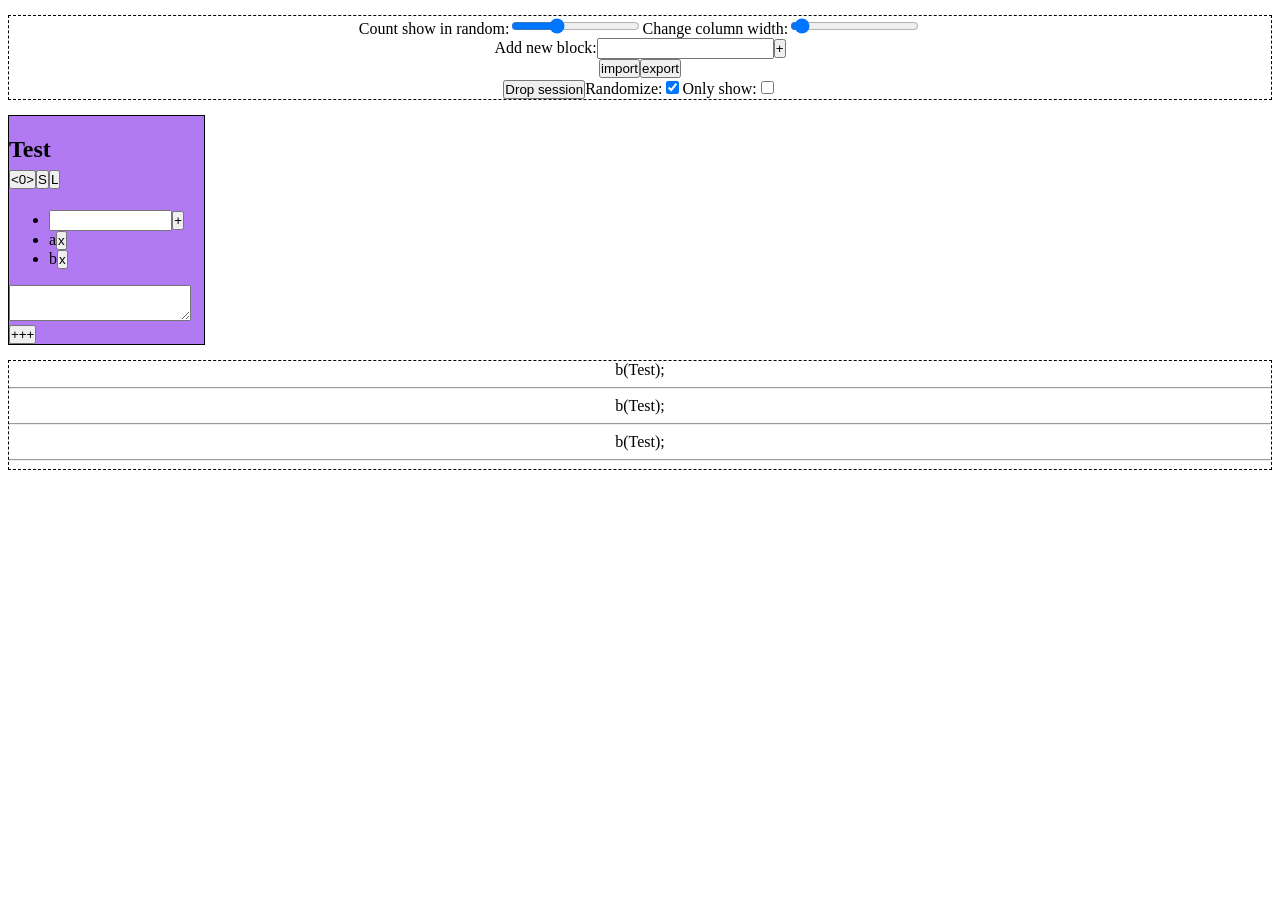
<file: CategorizationRandom.htm>
<!DOCTYPE html>
<head>
<title>Randomization of Category</title>
<style>
	article{
		columns:12em;
		word-wrap:anywhere;
	}
	header, footer{
		border:1px dashed black;
		margin-bottom:15px;
		margin-top:15px;
		text-align:center;
	}
	section{
		-webkit-columns-break-inside:avoid;
		page-break-inside:avoid;
		break-inside:avoid;
	}
	input:[type='text']{
		width:calc( 100% - 1em );
	}
	input:[type='range']{
		width:calc( 50% - 10em );
	}
	ul input{
		width:calc( 100% - 3em );
	}
	button{
		padding: 0;
	}
</style>
<script>
	var defaultConfig = {"HideDiv":[], "MaxShow":3, "WidthEm":12, "Randomize":true, "HideAddNew":false};
	function getData(){
		dataJSON = localStorage.getItem('data');
		if (typeof dataJSON !== 'undefined' && !!dataJSON){
			data = JSON.parse(dataJSON)
		}else{
			data = {"Test":['a', 'b']};
		}
		dataDefaultJSON = localStorage.getItem('dataDefault');
		if (typeof dataDefaultJSON !== 'undefined' && !!dataDefaultJSON){
			dataDefault = JSON.parse(dataDefaultJSON)
		}else{
			dataDefault = {};
		}
		configJSON = sessionStorage.getItem('config');
		if (typeof configJSON !== 'undefined' && !!configJSON){
			config = JSON.parse(configJSON)
		}else{
			config = defaultConfig;
		}
	}
	function saveData(){
		localStorage.setItem('data', JSON.stringify(data, null, '\t'));
		localStorage.setItem('dataDefault', JSON.stringify(dataDefault, null, '\t'));
		sessionStorage.setItem('config', JSON.stringify(config, null, '\t'));
	}
	function dropSession(){
		config = defaultConfig;
		saveData();
		showAllData();
	}
	function addToData(nameDiv){
		var inbox = (document.getElementById(nameDiv).getElementsByClassName('inputNew')[0].value).trim();
		if (!!inbox && !data[nameDiv].includes(inbox)){
			data[nameDiv].push(inbox);
			saveData();
		}
		showAllData();
		setFocus(nameDiv);
	}

	function removeBlock(nameDiv){		
		if (!confirm('Realy will remove "'+nameDiv+'"?'))
			return;
		delete data[nameDiv];
		saveData();
		showAllData();
	}
	function removeElement(nameDiv, element){
		if (!confirm('Realy will remove "'+element+'" from "'+nameDiv+'"?'))
			return;
		data[nameDiv] = data[nameDiv].filter(x=>x!=element);
		saveData();
		showAllData();
	}
	function hideDiv(nameDiv){
		config.HideDiv.push(nameDiv);
		saveData();
		showAllData();
	}
	function createDiv(nameDiv){
		if ((data[nameDiv].length==0) && config.HideAddNew) return '';
		var s = ''; 
		var r=Math.floor(Math.random()*236)+10;
		var g=Math.floor(Math.random()*236)+10;
		var b=Math.floor(Math.random()*236)+10;
		var color = (r+g+b<256*3/2)?'white':'black';
		s+='<section style="border: 1px solid black; background:rgb('+r+','+g+','+b+'); color:'+color+'" id="'+nameDiv+'">\n';	
		s+='<h2>';
		s+=nameDiv;
		s+='<br>';
		s+='<button onclick="hideDiv(\''+nameDiv.replaceAll("'","\\'")+'\')">&lt;0&gt;</button>'
		s+='<button onclick="saveDefault(\''+nameDiv.replaceAll("'","\\'")+'\')">S</button>'
		s+='<button onclick="loadDefault(\''+nameDiv.replaceAll("'","\\'")+'\')">L</button>'
		if (data[nameDiv].length==0) s+='<button onclick="removeBlock(\''+nameDiv.replaceAll("'","\\'")+'\')">x</button>';
		s+='</h2>';
		s+='<ul>\n';
		if (!config.HideAddNew){
			s+='<li><input type="text" class="inputNew" onkeyPress="if (event.keyCode==13) addToData(\''+nameDiv.replaceAll("'","\\'")+'\');"/>';
			s+='<button class="buttonNew" value="Add" onclick="addToData(\''+nameDiv.replaceAll("'","\\'")+'\')" >+</button></li>\n';
		}
		var showElement = (config.Randomize?data[nameDiv].sort((x,y)=>{return Math.random()-0.5;}).slice(-config.MaxShow):data[nameDiv]);
		showElement.forEach((x)=>{s+='<li>'+x+'<button onclick="removeElement(\''+nameDiv.replaceAll("'","\\'")+'\', \''+x.replaceAll("'","\\'")+'\')">x</button></li>\n';},s);
		s+='</ul>\n';
		if (!config.HideAddNew){
			s+='<textarea class="textareaBlock" onkeyPress="if (event.shiftKey && event.keyCode==13) addManyString(\''+nameDiv.replaceAll("'","\\'")+'\')"></textarea>';
			s+='<br><button onclick="addManyString(\''+nameDiv.replaceAll("'","\\'")+'\')">+++</button>'
		}
		s+='</section>';
		return s;
	}
	function setFocus(nameDiv){
		var inbox = document.getElementById(nameDiv).getElementsByClassName('inputNew')[0];
		inbox.focus();		
	}
	function addBlock(){
		var newNameDiv = (document.getElementsByClassName('inputNewBlock')[0].value).trim();
		if (typeof data[newNameDiv] === 'undefined'){
			data[newNameDiv] = [];
			saveData();
		}
		showAllData();
		setFocus(newNameDiv);		
	}
	function importData(){
		var newData = prompt('Print correct data this', "{\"1\":[]}");
		if (newData == null) return;
		data=JSON.parse(newData);
		saveData();
		showAllData();
	}
	function exportData(){
		console.log(JSON.stringify(data));
	}
	function updateMaxShow(){
		var newMaxShow = document.getElementById('newMaxShow').value;
		config.MaxShow = newMaxShow;
		saveData();
		showAllData();
	}
	function updateColumnWidth(){
		var newWidthEm = document.getElementById('newWidthEm').value;
		config.WidthEm = newWidthEm;
		saveData();
		showAllData();
	}
	function switchRandomize(){
		var newRandomize = document.getElementById('Randomize').checked;
		config.Randomize = newRandomize;
		saveData();
		showAllData();
	}
	function switchHideAddNew(){
		var newHideAddNew = document.getElementById('HideAddNew').checked;
		config.HideAddNew = newHideAddNew;
		saveData();
		showAllData();
	}
	function showHeader(){
		var s = '';
		s += 'Count show in random:';
		s += '<input id="newMaxShow" type="range" min="1" max="7" step="1" value="'+config.MaxShow+'" onChange="updateMaxShow()">';
		s += 'Change column width:';
		s += '<input id="newWidthEm" type="range" min="11" max="45" step="1" value="'+config.WidthEm+'" onChange="updateColumnWidth()"><br>';
		if (!config.HideAddNew){
			s += 'Add new block:';
			s +='<input type="text" class="inputNewBlock"  onkeyPress="if (event.keyCode==13) addBlock();"/>';
			s +='<button class="buttonNewBlock" value="Add" onclick="addBlock()">+</button><br>';
			s +='<button class="buttonLoadData" value="Import" onclick="importData()">import</button>';
			s +='<button class="buttonLoadData" value="Export" onclick="exportData()">export</button><br>';
		}
		s +='<button class="buttonDropSession" value="Drop" onclick="dropSession()">Drop session</button>';
		s += 'Randomize:';
		s += '<input type="checkbox" id="Randomize" onchange="switchRandomize()" '+(config.Randomize?'checked':'')+'/>';
		s += 'Only show:';
		s += '<input type="checkbox" id="HideAddNew" onchange="switchHideAddNew()" '+(config.HideAddNew?'checked':'')+'/>'
		s += '</div>';
		return s;
	}
	function showArticle(){
		var s = '';
		var dataKeys = (config.Randomize?Object.keys(data).sort((x,y)=>{return Math.random()-0.5;}):Object.keys(data));
		dataKeys.forEach((nameDiv)=>{
			if (!config.HideDiv.includes(nameDiv))
				s+=createDiv(nameDiv, data);
		});
		return s;
	}
	function showFooter(){	
		if (!config.Randomize) return '';
		var ss = '';
		for (var i=0; i<config.MaxShow; i++){
			var dataKeys = (config.Randomize?Object.keys(data).sort((x,y)=>{return Math.random()-0.5;}):Object.keys(data));
			dataKeys = dataKeys.filter(nameDiv=>!config.HideDiv.includes(nameDiv)).filter(nameDiv=>data[nameDiv].length>0);
			var j =0;
			var s = '';
			for (j=0; j<config.MaxShow && j< dataKeys.length; j++){	
				var nameDiv = dataKeys[j];
				s+=data[nameDiv].sort((x,y)=>{return Math.random()-0.5;})[0] + '('+nameDiv+'); ';

			}
			if (j>0) ss += s+'<hr>';
			ss.innerHTML += '<br>';
		}
		return ss;		
	}
	function correctStyle(){
		Array.from(document.body.getElementsByTagName('button')).forEach(x=>x.tabIndex = '-1');
		Array.from(document.styleSheets[0].rules).forEach(x=>{
			if (x.selectorText == 'article') x.style.columnWidth = config.WidthEm+'em';
		});
	}
	function showAllData(){
		var header = document.body.getElementsByTagName('header')[0];
		header.innerHTML = showHeader();
		var article = document.body.getElementsByTagName('article')[0];
		article.innerHTML = showArticle();
		var footer = document.body.getElementsByTagName('footer')[0];
		footer.innerHTML = showFooter();
		correctStyle();
	}
	function addManyString(nameDiv){		
		var inbox = document.getElementById(nameDiv).getElementsByClassName('textareaBlock')[0].value;
		inbox.split('\n').forEach(x=>{
			if (!!x && !data[nameDiv].includes(x)) data[nameDiv].push(x);
		});
		saveData();
		showAllData();
	}
	function saveDefault(nameDiv){
		dataDefault[nameDiv] = data[nameDiv];
		saveData();
		showAllData();
	}
	function loadDefault(nameDiv){
		if (typeof data[nameDiv] !== 'undefined')
			dataDefault[nameDiv].forEach(x=>{
				if (!!x && !data[nameDiv].includes(x)) data[nameDiv].push(x);
			});
		saveData();
		showAllData();		
	}
</script>
</head>
<body>
	<header>
	</header>
	<article>
	</article>
	<footer>
	</footer>
</body>
<script>
	var data = {};
	var config = {};
	var dataDefault = {};
	getData();
	showAllData();
</script>
</file>
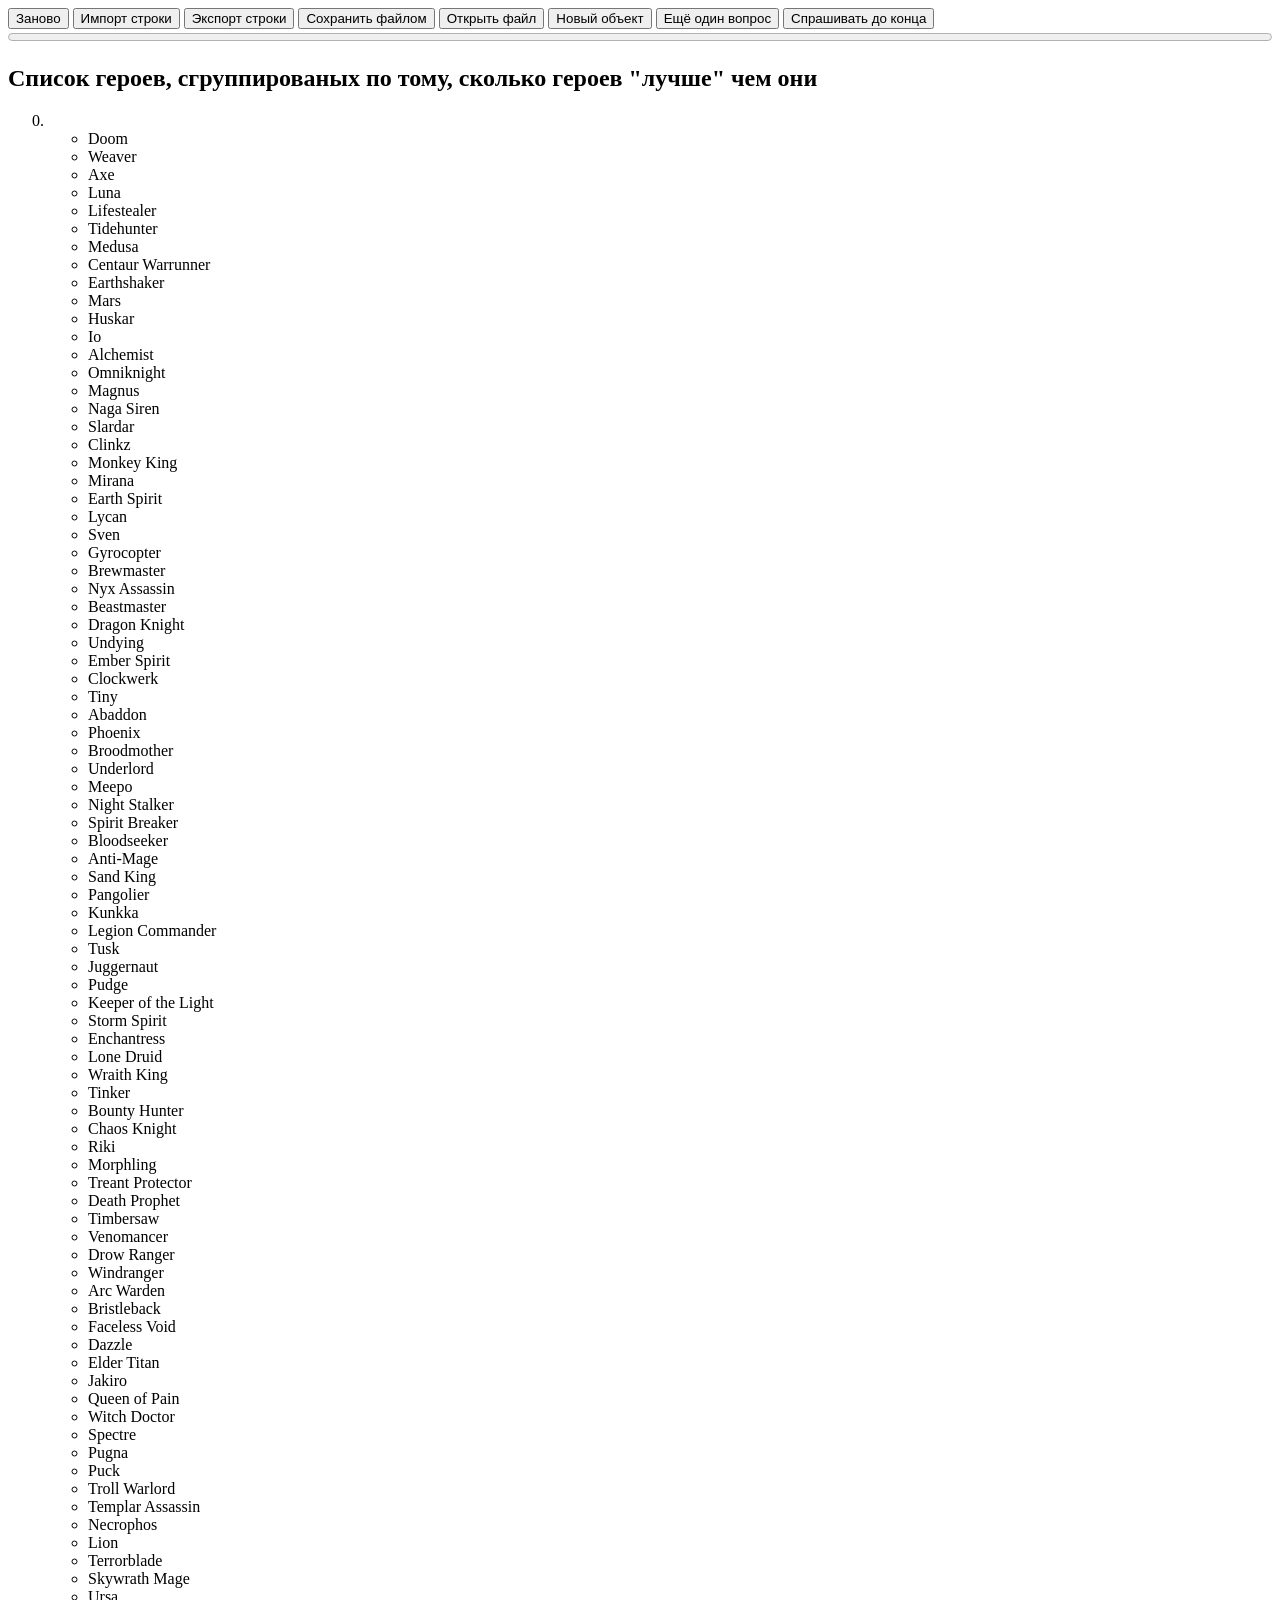
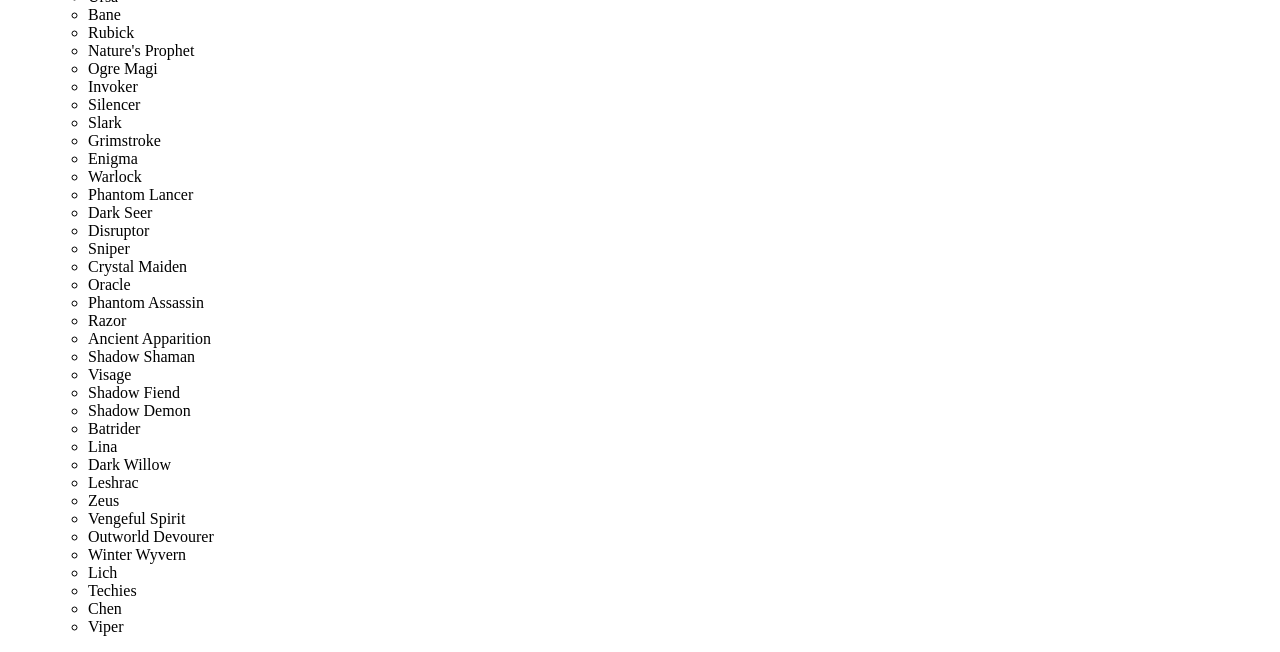
<file: ListHeroDota.htm>
<head>
	<meta http-equiv="Content-type" content="text/html;charset=utf-8" />
</head>
<body>
	<div id="input" style="font-size:0.6em; display:none"></div>
	<div id="controlPanel">
		<button onclick="localStorage.removeItem('listStr');document.location.reload();">Заново</button>
		<button onclick="var q = window.prompt('Введите строку импорта', ''); if (q==null || q==''){}else{localStorage.setItem('listStr', q);document.location.reload();}">Импорт строки</button>
		<button onclick="window.prompt('Скопируй', localStorage.getItem('listStr'));">Экспорт строки</button>
		<button onclick="saveAsFile()">Сохранить файлом</button>
		<button onclick="openFile()">Открыть файл</button>
		<input id="inp" type='file' style="visibility:hidden; display:none" onchange="readFile(event)" />
		<button onclick="addItem();">Новый объект</button>
		<button onclick="objectAllG=safeOneMoveQualification(objectAllG);">Ещё один вопрос</button>
		<button onclick="moveQualificationCycle()">Спрашивать до конца</button>
		<progress id="progress" value="0" max="1000" style="width:100%"><progress>
	</div>
	<h2>Список героев, сгруппированых по тому, сколько героев "лучше" чем они</h2>
	<div id="output"></div>
</body>
<script>
	//ToDo: Move in correct place on site
	//ToDo: Make output with table on 5 column
	//ToDo: Create input for any sentencyes
	//ToDo: document.body.innerHTML="<table border=1>"+q.split("_").reduce((s,x,i)=>{if (i%10==0) s+="<tr>"; s+="<td>"+x+"</td>"; if (i%10==9) s+="</tr>"; return s},'')+"</table>";
	//ToDo: var w = [1,2,4,7,11,18,29,47]; q.split("_").reduce((a,x,i)=>{if (a[a.length-1].length<w[a.length-1]){a[a.length-1].push(x);}else{a.push([x])} return a;},[[]]);
	//ToDo:

	var border=0.5;

	function shuffle(a){
		return a.sort((a,b)=>Math.random()-0.5);
	}

	function countRelateInLine(a){
		return a.reduce((t,y)=>{return (y!=0)?t+1:t;},0);
	}

	function wait(ms){
		var start = new Date().getTime();
		var end = start;
		while(end < start + ms) {
			end = new Date().getTime();
		}
	}

	function countPositive(objectAll, number){
		return objectAll.relationshipTable[number].reduce((countPositive,cell)=>{return countPositive+(cell>0?1:0);},0);
	}
	function countNegative(objectAll, number){
		return objectAll.relationshipTable[number].reduce((countPositive,cell)=>{return countPositive+(cell<0?1:0);},0);
	}
	function findRandomIndex(arr, value){
		return shuffle(arr.map((x,i)=>{return {v:x,n:i};}).filter((x)=>x.v==value))[0].n;
	}

	function showProgress(objectAll){
		var co = objectAll.relationshipTable.reduce((c,a)=>
			c+a.reduce((countPositive,cell)=>countPositive+(cell==0?0:1),0)
		,0);
		var progress = document.getElementById('progress');
		progress.max= objectAll.names.length*(objectAll.names.length-1);
		progress.value= co;
	}

	function convertInputStringToArrays(inputStr){

		function convertInputStringToNames(inputStr){
			return shuffle(
				inputStr
				.split(';')
				.filter((checkedName)=>checkedName!='')
				.reduce((collectedListNames, currentRelate)=>
					collectedListNames.concat(
						currentRelate.split('_')
					),
					[]
				)
				.filter((checkdName, iName, overflowingListNames)=>
					overflowingListNames.indexOf(checkdName) == iName
				)
			);
		}

		function convertInputStringToTableRelationship(inputStr, names){
			return Array.from(Array(names.length)).map(
				(row, iRow)=>
				Array.from(Array(names.length)).map(
					(column, iColumn)=>
						(
							(
								inputStr.indexOf(
									names[iRow]+
									'_'+
									names[iColumn]
								)>-1
							)
							?1
							:0
							)
				)
			);
		}

		var namesInner = convertInputStringToNames(inputStr);
		var relationshipTableInner = convertInputStringToTableRelationship(inputStr, namesInner);
		return {
			names:namesInner,
			relationshipTable:relationshipTableInner
		};
	}

	function updateTableRelative(objectAll){
		function updateTranzitivTable(tableRelateInput){
			var countRelate = tableRelateInput.reduce((s,x)=>{return s+countRelateInLine(x);},0);
			do{
				var countRelate = tableRelateInput.reduce((s,x)=>{return s+countRelateInLine(x);},0);
				tableRelateInput.forEach((x,i)=>
					x.forEach((y,j)=>
						{if(tableRelateInput[i][j]!=0){
							tableRelateInput[j][i]=-tableRelateInput[i][j];
							tableRelateInput[j].forEach((z,k)=>
								{if (tableRelateInput[i][j]==tableRelateInput[j][k])
									{tableRelateInput[i][k]=tableRelateInput[i][j];}})}}));
			}while(countRelate != tableRelateInput.reduce((s,x)=>{return s+countRelateInLine(x);},0));
			return tableRelateInput;
		}
		function cutLowObject(tableRelateInput, objectAll){
			var maxNegative = tableRelateInput.length*border;
			tableRelateInput.forEach(
				(x,i)=>{
					if (countNegative(objectAll, i)>maxNegative){
						x.forEach((y,j)=>{
							if(tableRelateInput[i][j]==0 && i!=j){
								tableRelateInput[i][j]=-1;
								tableRelateInput[j][i]=1;
							}
						});
					};
				}
			);
			return tableRelateInput;
		}
		return {
			names: objectAll.names,
			relationshipTable: updateTranzitivTable(cutLowObject(updateTranzitivTable(objectAll.relationshipTable), objectAll))
		};
	}




	function haveIntersection(listExist, checkedColumn, tableRelationship){
		return listExist.some((checkRow)=>tableRelationship[checkRow][checkedColumn]!=0);
	}

	function createExtensionListByNumber(interestList, checkedColumn, tableRelationship){
		return interestList
			.filter(
				(checkedList)=>
				!haveIntersection(checkedList, checkedColumn, tableRelationship)
			)
			.map(
				(updatedList)=>{
					var temporaryArray = updatedList.slice();
					temporaryArray.push(checkedColumn);
					return temporaryArray;
				}
			);
	}

	function findRandomSetWithMaxLength(listInterestSet){
		return shuffle(listInterestSet)
			.reduce(
					(previousList, checkedList)=>{
						return (checkedList.length>previousList.length)
						?checkedList
						:previousList;
					},
					[]
				);
	}

	function findSetWithMinimumRelate(tableRelateIn){
		function findIndexLineWithMinimumRelate(tableRelateIn){
			var countExist = tableRelateIn.map(row=>countRelateInLine(row));
			var minCountRow = countExist.reduce((min,countRow)=>{return Math.min(min,countRow);});
			if (minCountRow == tableRelateIn.length-1) return null;
			return findRandomIndex(countExist, minCountRow);
		}
		var numberSearchLine = findIndexLineWithMinimumRelate(tableRelateIn);
		if (numberSearchLine === null) return null;
		return findRandomSetWithMaxLength
			(
				shuffle(
					tableRelateIn
					.reduce(
						(listPotentional,elem,number)=>{
								return (number!=numberSearchLine && elem[numberSearchLine]==0)
									?listPotentional.concat(number)
									:listPotentional;
							},
						[]
					)
				).reduce(
						(interestList, interestNumber)=>{
							if (interestList.some(checkedList=>checkedList.length>=4)) return interestList;
							interestList = interestList.concat(createExtensionListByNumber(interestList, interestNumber, tableRelateIn));
							interestList.push([interestNumber]);
							return interestList;
						},
						[]
					)
			)
			.concat(numberSearchLine)
			;
	}

	function moveQualification(objectAll, questionSet){
		function askFormQuestion(questionSet, names){
			var answerNumber = prompt(
				questionSet.reduce(
						(allText, numberColumn, numberAnswer)=>
						{return allText+'\n'+(numberAnswer+1)+'. '+names[numberColumn];},
						'Выбери самый сильный номер и через тире самый слабый:'
					),
				'');
			if (answerNumber==null || answerNumber=='') return null;
			if (answerNumber.indexOf('-')==-1) return {max:questionSet[answerNumber-1], min: -1};
			return {max: questionSet[answerNumber.split('-')[0]-1], min: questionSet[answerNumber.split('-')[1]-1]};
		}
		var resultAsk = askFormQuestion(questionSet, objectAll.names);
		if (resultAsk == null) return null;
		if (resultAsk.max>-1)
			questionSet.filter((numberColumn)=>numberColumn!=resultAsk.max).forEach((numberColumn)=>{
				objectAll.relationshipTable[resultAsk.max][numberColumn]=1;
			});
		if (resultAsk.min>-1)
			questionSet.filter((numberColumn)=>numberColumn!=resultAsk.min).forEach((numberColumn)=>{
				objectAll.relationshipTable[resultAsk.min][numberColumn]=-1;
			});
		return updateTableRelative(objectAll);
	}
	function outputStr(objectAll){
		return objectAll.relationshipTable.map(
			(x,i)=>x.map(
				(v,j)=>{if (v<=0) return ''; if (v>0) return objectAll.names[i]+'_'+objectAll.names[j];}
			).filter(
				(text)=>text!=''
			)
		).map(
			(x,i)=>{
				if (x.length==0)
					return objectAll.names[i];
				return x.join(';');
			}
		).join(';');
	}
	function updateShowInfo(objectAll){
		console.log(objectAll);
		localStorage.setItem('listStr', outputStr(objectAll));
		HTMLStr(objectAll);
	}
	function oneMoveQualification(objectAll){
		var questionSet = findSetWithMinimumRelate(objectAll.relationshipTable);
		var newObjectAll = null;
		if (questionSet != null){
			newObjectAll = moveQualification(objectAll, questionSet);
		}
		if (newObjectAll!=null){
			updateShowInfo(newObjectAll);
		}
		return newObjectAll;
	}
	function safeOneMoveQualification(objectAll){
		newObjectAll=oneMoveQualification(objectAll);
		return newObjectAll??objectAll;
	}
	function moveQualificationCycle(){
		objectAll=objectAllG;
		var newObjectAll = oneMoveQualification(objectAll);
		if (newObjectAll == null) return;
		objectAllG = newObjectAll;
		setTimeout(moveQualificationCycle, 1);
	}
	function HTMLStr(objectAll){
		var showedArr = objectAll.names.map(
				(nameColumn, numberColumn)=>
				{return {name: nameColumn, countColumn: countPositive(objectAll, numberColumn), countMinus: countNegative(objectAll, numberColumn)};}
			).sort(
				(a,b)=>
				b.countColumn-a.countColumn
			);
		var maxNegative = objectAll.names.length*border;
		var res = '<ol>';
		for (var i =0; i<maxNegative; i++){
			var thatArr = showedArr.filter(x=>x.countMinus==i).map(ob=>ob.name);
			if (thatArr.length==0) continue;
			res += '<li value='+i+'>';
			if (thatArr.length==1){
				res += thatArr[0];
			}else{
				res += '<ul><li>'+thatArr.join('</li><li>')+'</li></ul>';
			}
			res += '</li>';
		}
		res += '</ol>';
		//res += '<ul><li>'+showedArr.filter(x=>x.countMinus>=maxNegative).map(ob=>ob.name).join('</li><li>')+'</li></ul>';
		res += showedArr.filter(x=>x.countMinus>=maxNegative).map(ob=>ob.name).join('; ');
		document.getElementById('output').innerHTML = res;
		showProgress(objectAll);
	}
	function readInputStr(){
		var listStr = localStorage.getItem('listStr');
		if (listStr == null)
      		//listStr = ";;;;;;;;;;;;;;;;;;;;;;";
			listStr = ";;;;;;;;;;;;Abaddon;Alchemist;Axe;Beastmaster;Brewmaster;Bristleback;Centaur Warrunner;Chaos Knight;Clockwerk;Doom;Dragon Knight;Earth Spirit;Earthshaker;Elder Titan;Huskar;Io;Kunkka;Legion Commander;Lifestealer;Lycan;Magnus;Mars;Night Stalker;Omniknight;Phoenix;Pudge;Sand King;Slardar;Spirit Breaker;Sven;Tidehunter;Timbersaw;Tiny;Treant Protector;Tusk;Underlord;Undying;Wraith King;Anti-Mage;Arc Warden;Bloodseeker;Bounty Hunter;Broodmother;Clinkz;Drow Ranger;Ember Spirit;Faceless Void;Gyrocopter;Juggernaut;Lone Druid;Luna;Medusa;Meepo;Mirana;Monkey King;Morphling;Naga Siren;Nyx Assassin;Pangolier;Phantom Assassin;Phantom Lancer;Razor;Riki;Shadow Fiend;Slark;Sniper;Spectre;Templar Assassin;Terrorblade;Troll Warlord;Ursa;Vengeful Spirit;Venomancer;Viper;Weaver;Ancient Apparition;Bane;Batrider;Crystal Maiden;Dark Seer;Dark Willow;Dazzle;Death Prophet;Disruptor;Enchantress;Enigma;Grimstroke;Jakiro;Keeper of the Light;Leshrac;Lich;Lina;Lion;Nature's Prophet;Necrophos;Ogre Magi;Oracle;Outworld Devourer;Puck;Pugna;Queen of Pain;Shadow Demon;Shadow Shaman;Silencer;Skywrath Mage;Storm Spirit;Techies;Tinker;Warlock;Windranger;Winter Wyvern;Witch Doctor;Zeus;Chen;Invoker;Rubick;Visage";

		document.getElementById('input').innerHTML = listStr;
		return listStr;
	}
	function addItem(){
		var Str = localStorage.getItem('listStr');
		answer = window.prompt("Добавить объект", "Важное дело");
		if (answer == null || answer == "")
		{}else{
			localStorage.setItem('listStr', Str + ';' + answer);		
			document.location.reload();
		}
	}

	function saveAsFile(){
		var Str = localStorage.getItem('listStr');
		uriContent = "data:application/octet-stream,"+encodeURIComponent(Str);
		newWindow = window.open(uriContent, 'importedFile.txt');
	}

	function openFile() {
	  document.getElementById('inp').click();
	}
	function readFile(e) {
	  var file = e.target.files[0];
	  if (!file) return;
	  var reader = new FileReader();
	  reader.onload = function(e) {
		localStorage.setItem('listStr', e.target.result);
		document.location.reload();
	  }
	  reader.readAsText(file)
	}

	var objectAllG = updateTableRelative(convertInputStringToArrays(readInputStr()));
	updateShowInfo(objectAllG);
	setTimeout(moveQualificationCycle, 200);

	//My 28/05/2019: Pudge_Meepo_Abaddon_Earthshaker_Ursa_Tidehunter_Storm Spirit_Troll Warlord_Lion_Grimstroke_Tiny_Omniknight_Dark Willow_Sniper_Crystal Maiden_Silencer_Anti-Mage_Legion Commander_Skywrath Mage_Riki_Axe_Brewmaster_Medusa_Faceless Void_Undying_Ember Spirit_Witch Doctor_Terrorblade_Wraith King_Underlord_Necrophos_Clinkz_Morphling_Juggernaut_Treant Protector_Drow Ranger_Winter Wyvern_Elder Titan_Io_Outworld Devourer_Kunkka_Huskar_Disruptor_Pangolier_Pugna_Sand King_Oracle_Chaos Knight_Ogre Magi_Bloodseeker_Phantom Lancer_Razor_Nature's Prophet_Dragon Knight_Enchantress_Zeus_Alchemist_Dazzle_Luna_Weaver_Lina_Spirit Breaker_Bane_Dark Seer_Batrider_Earth Spirit_Phoenix_Lone Druid_Sven_Monkey King_Lich_Leshrac_Centaur Warrunner_Templar Assassin_Venomancer_Doom_Bristleback_Shadow Shaman_Windranger_Enigma_Mars_Techies_Tusk_Viper_Warlock_Bounty Hunter_Broodmother_Vengeful Spirit_Lycan_Keeper of the Light_Nyx Assassin_Phantom Assassin_Arc Warden_Ancient Apparition_Puck_Queen of Pain_Magnus_Shadow Demon_Death Prophet_Lifestealer_Beastmaster_Jakiro_Gyrocopter_Mirana_Clockwerk_Spectre_Naga Siren_Night Stalker_Tinker_Slardar_Timbersaw_Shadow Fiend
	//var q = "Pudge_Meepo_Abaddon_Earthshaker_Ursa_Tidehunter_Storm Spirit_Troll Warlord_Lion_Grimstroke_Tiny_Omniknight_Dark Willow_Sniper_Crystal Maiden_Silencer_Anti-Mage_Legion Commander_Skywrath Mage_Riki_Axe_Brewmaster_Medusa_Faceless Void_Undying_Ember Spirit_Witch Doctor_Terrorblade_Wraith King_Underlord_Necrophos_Clinkz_Morphling_Juggernaut_Treant Protector_Drow Ranger_Winter Wyvern_Elder Titan_Io_Outworld Devourer_Kunkka_Huskar_Disruptor_Pangolier_Pugna_Sand King_Oracle_Chaos Knight_Ogre Magi_Bloodseeker_Phantom Lancer_Razor_Nature's Prophet_Dragon Knight_Enchantress_Zeus_Alchemist_Dazzle_Luna_Weaver_Lina_Spirit Breaker_Bane_Dark Seer_Batrider_Earth Spirit_Phoenix_Lone Druid_Sven_Monkey King_Lich_Leshrac_Centaur Warrunner_Templar Assassin_Venomancer_Doom_Bristleback_Shadow Shaman_Windranger_Enigma_Mars_Techies_Tusk_Viper_Warlock_Bounty Hunter_Broodmother_Vengeful Spirit_Lycan_Keeper of the Light_Nyx Assassin_Phantom Assassin_Arc Warden_Ancient Apparition_Puck_Queen of Pain_Magnus_Shadow Demon_Death Prophet_Lifestealer_Beastmaster_Jakiro_Gyrocopter_Mirana_Clockwerk_Spectre_Naga Siren_Night Stalker_Tinker_Slardar_Timbersaw_Shadow Fiend"
	//var w = [1,2,4,7,11,18,29,47]; var e = q.split("_").reduce((a,x,i)=>{if (a[a.length-1].length<w[a.length-1]){a[a.length-1].push(x);}else{a.push([x])} return a;},[[]]);
	//var r = e.map((x,i)=>x.map((y)=>Array.from(Array(e.length-i+1)).map(z=>y)))
	//var t = r.map((x)=>x.reduce((a,y)=>a.concat(y), [])).reduce((a,x)=>a.concat(x),[]).sort(()=>Math.random()-0.5);
</script>
</file>
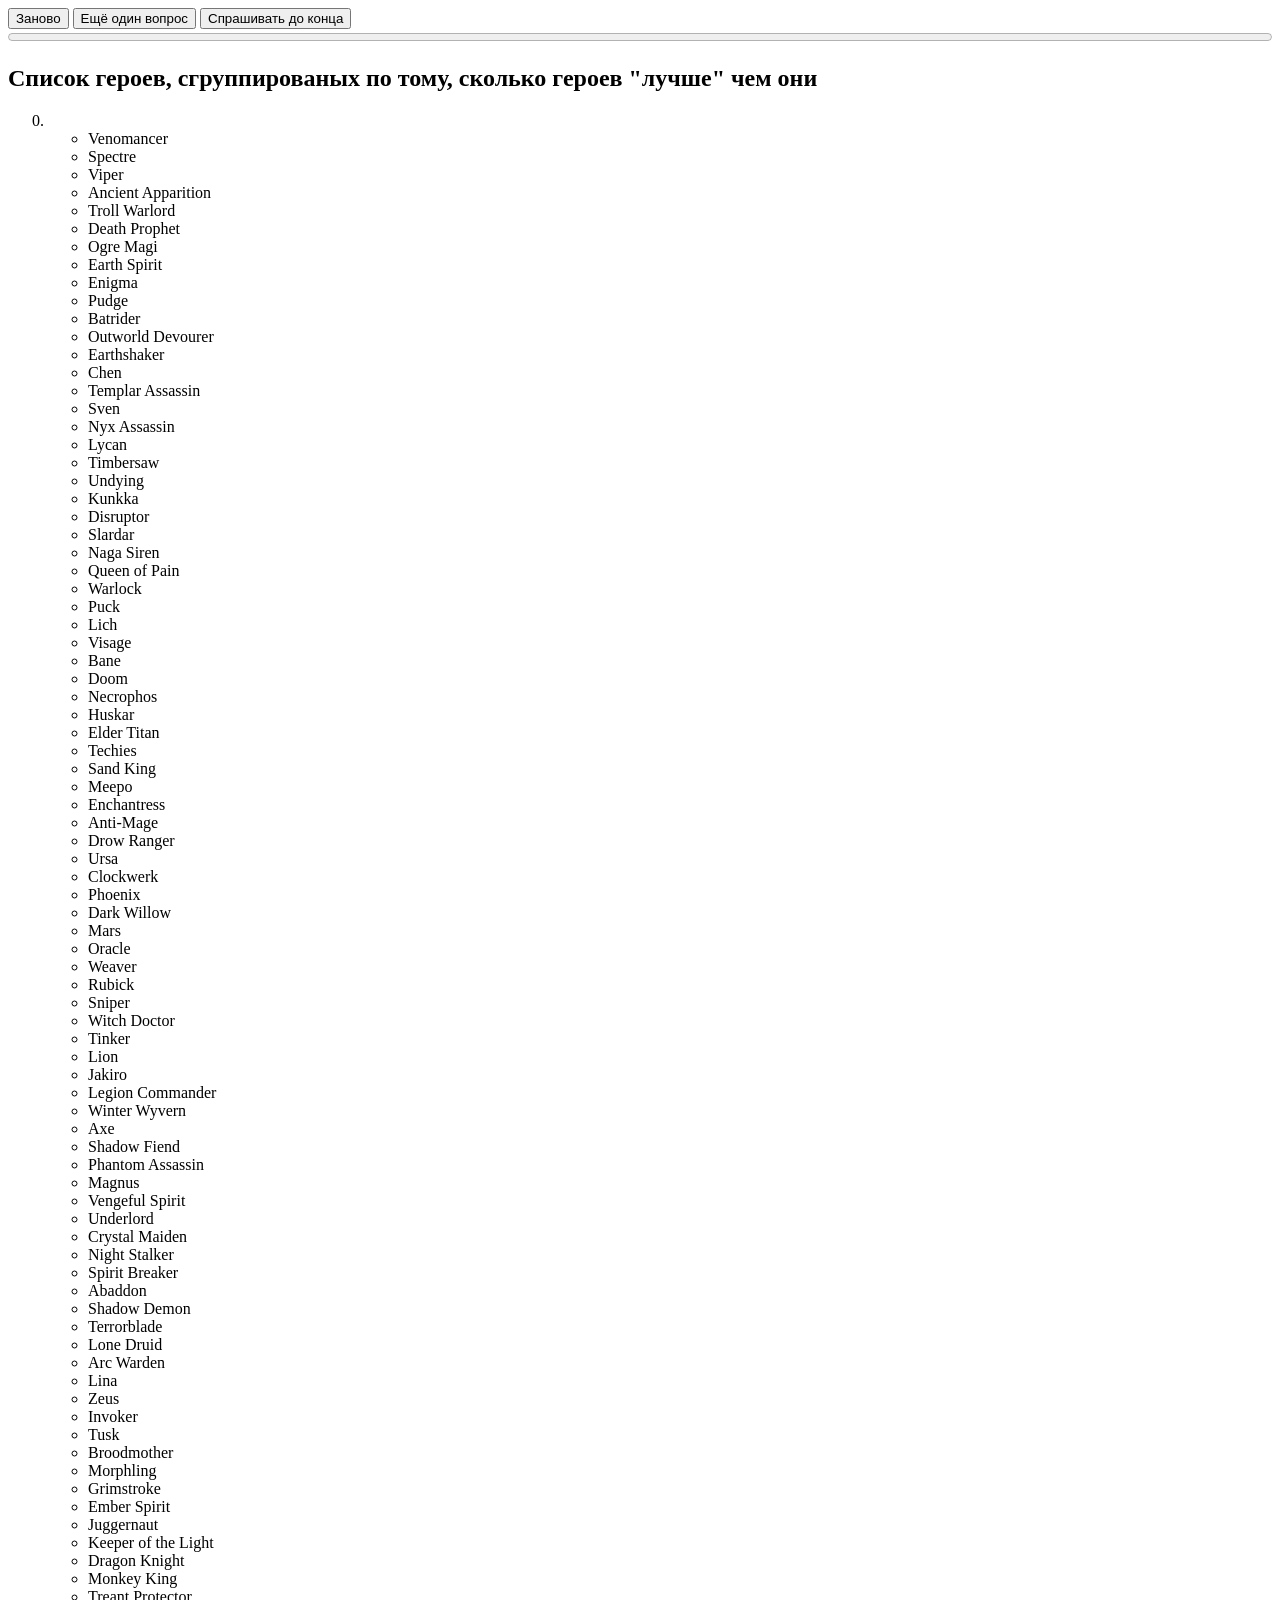
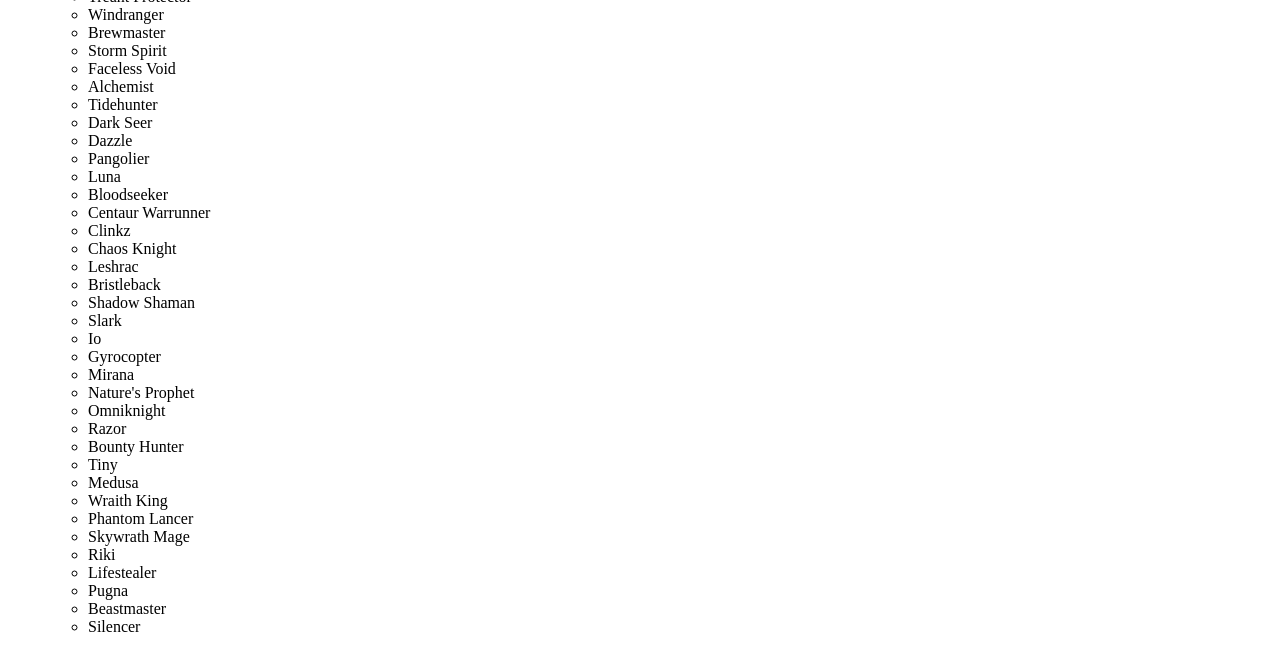
<file: ListHeroDota.html>
<head>
	<meta http-equiv="Content-type" content="text/html;charset=utf-8" />
</head>
<body>
	<div id="input" style="font-size:0.6em; display:none"></div>
	<div id="controlPanel">
		<button onclick="localStorage.removeItem('listStr');document.location.reload();">Заново</button>
		<button onclick="objectAllG=safeOneMoveQualification(objectAllG);">Ещё один вопрос</button>
		<button onclick="moveQualificationCycle()">Спрашивать до конца</button>
		<progress id="progress" value="0" max="1000" style="width:100%"><progress>
	</div>
	<h2>Список героев, сгруппированых по тому, сколько героев "лучше" чем они</h2>
	<div id="output"></div>
</body>
<script>
	//ToDo: Move in correct place on site
	//ToDo: Make output with table on 5 column
	//ToDo: Create input for any sentencyes
	//ToDo: document.body.innerHTML="<table border=1>"+q.split("_").reduce((s,x,i)=>{if (i%10==0) s+="<tr>"; s+="<td>"+x+"</td>"; if (i%10==9) s+="</tr>"; return s},'')+"</table>";
	//ToDo: var w = [1,2,4,7,11,18,29,47]; q.split("_").reduce((a,x,i)=>{if (a[a.length-1].length<w[a.length-1]){a[a.length-1].push(x);}else{a.push([x])} return a;},[[]]);
	//ToDo:

	var border=0.5;

	function shuffle(a){
		return a.sort((a,b)=>Math.random()-0.5);
	}

	function countRelateInLine(a){
		return a.reduce((t,y)=>{return (y!=0)?t+1:t;},0);
	}

	function wait(ms){
		var start = new Date().getTime();
		var end = start;
		while(end < start + ms) {
			end = new Date().getTime();
		}
	}

	function countPositive(objectAll, number){
		return objectAll.relationshipTable[number].reduce((countPositive,cell)=>{return countPositive+(cell>0?1:0);},0);
	}
	function countNegative(objectAll, number){
		return objectAll.relationshipTable[number].reduce((countPositive,cell)=>{return countPositive+(cell<0?1:0);},0);
	}
	function findRandomIndex(arr, value){
		return shuffle(arr.map((x,i)=>{return {v:x,n:i};}).filter((x)=>x.v==value))[0].n;
	}

	function showProgress(objectAll){
		var co = objectAll.relationshipTable.reduce((c,a)=>
			c+a.reduce((countPositive,cell)=>countPositive+(cell==0?0:1),0)
		,0);
		var progress = document.getElementById('progress');
		progress.max= objectAll.names.length*(objectAll.names.length-1);
		progress.value= co;
	}

	function convertInputStringToArrays(inputStr){

		function convertInputStringToNames(inputStr){
			return shuffle(
				inputStr
				.split(';')
				.filter((checkedName)=>checkedName!='')
				.reduce((collectedListNames, currentRelate)=>
					collectedListNames.concat(
						currentRelate.split('_')
					),
					[]
				)
				.filter((checkdName, iName, overflowingListNames)=>
					overflowingListNames.indexOf(checkdName) == iName
				)
			);
		}

		function convertInputStringToTableRelationship(inputStr, names){
			return Array.from(Array(names.length)).map(
				(row, iRow)=>
				Array.from(Array(names.length)).map(
					(column, iColumn)=>
						(
							(
								inputStr.indexOf(
									names[iRow]+
									'_'+
									names[iColumn]
								)>-1
							)
							?1
							:0
							)
				)
			);
		}

		var namesInner = convertInputStringToNames(inputStr);
		var relationshipTableInner = convertInputStringToTableRelationship(inputStr, namesInner);
		return {
			names:namesInner,
			relationshipTable:relationshipTableInner
		};
	}

	function updateTableRelative(objectAll){
		function updateTranzitivTable(tableRelateInput){
			var countRelate = tableRelateInput.reduce((s,x)=>{return s+countRelateInLine(x);},0);
			do{
				var countRelate = tableRelateInput.reduce((s,x)=>{return s+countRelateInLine(x);},0);
				tableRelateInput.forEach((x,i)=>
					x.forEach((y,j)=>
						{if(tableRelateInput[i][j]!=0){
							tableRelateInput[j][i]=-tableRelateInput[i][j];
							tableRelateInput[j].forEach((z,k)=>
								{if (tableRelateInput[i][j]==tableRelateInput[j][k])
									{tableRelateInput[i][k]=tableRelateInput[i][j];}})}}));
			}while(countRelate != tableRelateInput.reduce((s,x)=>{return s+countRelateInLine(x);},0));
			return tableRelateInput;
		}
		function cutLowObject(tableRelateInput, objectAll){
			var maxNegative = tableRelateInput.length*border;
			tableRelateInput.forEach(
				(x,i)=>{
					if (countNegative(objectAll, i)>maxNegative){
						x.forEach((y,j)=>{
							if(tableRelateInput[i][j]==0 && i!=j){
								tableRelateInput[i][j]=-1;
								tableRelateInput[j][i]=1;
							}
						});
					};
				}
			);
			return tableRelateInput;
		}
		return {
			names: objectAll.names,
			relationshipTable: updateTranzitivTable(cutLowObject(updateTranzitivTable(objectAll.relationshipTable), objectAll))
		};
	}




	function haveIntersection(listExist, checkedColumn, tableRelationship){
		return listExist.some((checkRow)=>tableRelationship[checkRow][checkedColumn]!=0);
	}

	function createExtensionListByNumber(interestList, checkedColumn, tableRelationship){
		return interestList
			.filter(
				(checkedList)=>
				!haveIntersection(checkedList, checkedColumn, tableRelationship)
			)
			.map(
				(updatedList)=>{
					var temporaryArray = updatedList.slice();
					temporaryArray.push(checkedColumn);
					return temporaryArray;
				}
			);
	}

	function findRandomSetWithMaxLength(listInterestSet){
		return shuffle(listInterestSet)
			.reduce(
					(previousList, checkedList)=>{
						return (checkedList.length>previousList.length)
						?checkedList
						:previousList;
					},
					[]
				);
	}

	function findSetWithMinimumRelate(tableRelateIn){
		function findIndexLineWithMinimumRelate(tableRelateIn){
			var countExist = tableRelateIn.map(row=>countRelateInLine(row));
			var minCountRow = countExist.reduce((min,countRow)=>{return Math.min(min,countRow);});
			if (minCountRow == tableRelateIn.length-1) return null;
			return findRandomIndex(countExist, minCountRow);
		}
		var numberSearchLine = findIndexLineWithMinimumRelate(tableRelateIn);
		if (numberSearchLine === null) return null;
		return findRandomSetWithMaxLength
			(
				shuffle(
					tableRelateIn
					.reduce(
						(listPotentional,elem,number)=>{
								return (number!=numberSearchLine && elem[numberSearchLine]==0)
									?listPotentional.concat(number)
									:listPotentional;
							},
						[]
					)
				).reduce(
						(interestList, interestNumber)=>{
							if (interestList.some(checkedList=>checkedList.length>=4)) return interestList;
							interestList = interestList.concat(createExtensionListByNumber(interestList, interestNumber, tableRelateIn));
							interestList.push([interestNumber]);
							return interestList;
						},
						[]
					)
			)
			.concat(numberSearchLine)
			;
	}

	function moveQualification(objectAll, questionSet){
		function askFormQuestion(questionSet, names){
			var answerNumber = prompt(
				questionSet.reduce(
						(allText, numberColumn, numberAnswer)=>
						{return allText+'\n'+(numberAnswer+1)+'. '+names[numberColumn];},
						'Выбери самый сильный номер и через тире самый слабый:'
					),
				'');
			if (answerNumber==null || answerNumber=='') return null;
			if (answerNumber.indexOf('-')==-1) return {max:questionSet[answerNumber-1], min: -1};
			return {max: questionSet[answerNumber.split('-')[0]-1], min: questionSet[answerNumber.split('-')[1]-1]};
		}
		var resultAsk = askFormQuestion(questionSet, objectAll.names);
		if (resultAsk == null) return null;
		if (resultAsk.max>-1)
			questionSet.filter((numberColumn)=>numberColumn!=resultAsk.max).forEach((numberColumn)=>{
				objectAll.relationshipTable[resultAsk.max][numberColumn]=1;
			});
		if (resultAsk.min>-1)
			questionSet.filter((numberColumn)=>numberColumn!=resultAsk.min).forEach((numberColumn)=>{
				objectAll.relationshipTable[resultAsk.min][numberColumn]=-1;
			});
		return updateTableRelative(objectAll);
	}
	function outputStr(objectAll){
		return objectAll.relationshipTable.map(
			(x,i)=>x.map(
				(v,j)=>{if (v<=0) return ''; if (v>0) return objectAll.names[i]+'_'+objectAll.names[j];}
			).filter(
				(text)=>text!=''
			)
		).map(
			(x,i)=>{
				if (x.length==0)
					return objectAll.names[i];
				return x.join(';');
			}
		).join(';');
	}
	function updateShowInfo(objectAll){
		console.log(objectAll);
		localStorage.setItem('listStr', outputStr(objectAll));
		HTMLStr(objectAll);
	}
	function oneMoveQualification(objectAll){
		var questionSet = findSetWithMinimumRelate(objectAll.relationshipTable);
		var newObjectAll = null;
		if (questionSet != null){
			newObjectAll = moveQualification(objectAll, questionSet);
		}
		if (newObjectAll!=null){
			updateShowInfo(newObjectAll);
		}
		return newObjectAll;
	}
	function safeOneMoveQualification(objectAll){
		newObjectAll=oneMoveQualification(objectAll);
		return newObjectAll??objectAll;
	}
	function moveQualificationCycle(){
		objectAll=objectAllG;
		var newObjectAll = oneMoveQualification(objectAll);
		if (newObjectAll == null) return;
		objectAllG = newObjectAll;
		setTimeout(moveQualificationCycle, 1);
	}
	function HTMLStr(objectAll){
		var showedArr = objectAll.names.map(
				(nameColumn, numberColumn)=>
				{return {name: nameColumn, countColumn: countPositive(objectAll, numberColumn), countMinus: countNegative(objectAll, numberColumn)};}
			).sort(
				(a,b)=>
				b.countColumn-a.countColumn
			);
		var maxNegative = objectAll.names.length*border;
		var res = '<ol>';
		for (var i =0; i<maxNegative; i++){
			var thatArr = showedArr.filter(x=>x.countMinus==i).map(ob=>ob.name);
			if (thatArr.length==0) continue;
			res += '<li value='+i+'>';
			if (thatArr.length==1){
				res += thatArr[0];
			}else{
				res += '<ul><li>'+thatArr.join('</li><li>')+'</li></ul>';
			}
			res += '</li>';
		}
		res += '</ol>';
		//res += '<ul><li>'+showedArr.filter(x=>x.countMinus>=maxNegative).map(ob=>ob.name).join('</li><li>')+'</li></ul>';
		res += showedArr.filter(x=>x.countMinus>=maxNegative).map(ob=>ob.name).join('; ');
		document.getElementById('output').innerHTML = res;
		showProgress(objectAll);
	}
	function readInputStr(){
		var listStr = localStorage.getItem('listStr');
		if (listStr == null)
			listStr = ";;;;;;;;;;;;Abaddon;Alchemist;Axe;Beastmaster;Brewmaster;Bristleback;Centaur Warrunner;Chaos Knight;Clockwerk;Doom;Dragon Knight;Earth Spirit;Earthshaker;Elder Titan;Huskar;Io;Kunkka;Legion Commander;Lifestealer;Lycan;Magnus;Mars;Night Stalker;Omniknight;Phoenix;Pudge;Sand King;Slardar;Spirit Breaker;Sven;Tidehunter;Timbersaw;Tiny;Treant Protector;Tusk;Underlord;Undying;Wraith King;Anti-Mage;Arc Warden;Bloodseeker;Bounty Hunter;Broodmother;Clinkz;Drow Ranger;Ember Spirit;Faceless Void;Gyrocopter;Juggernaut;Lone Druid;Luna;Medusa;Meepo;Mirana;Monkey King;Morphling;Naga Siren;Nyx Assassin;Pangolier;Phantom Assassin;Phantom Lancer;Razor;Riki;Shadow Fiend;Slark;Sniper;Spectre;Templar Assassin;Terrorblade;Troll Warlord;Ursa;Vengeful Spirit;Venomancer;Viper;Weaver;Ancient Apparition;Bane;Batrider;Crystal Maiden;Dark Seer;Dark Willow;Dazzle;Death Prophet;Disruptor;Enchantress;Enigma;Grimstroke;Jakiro;Keeper of the Light;Leshrac;Lich;Lina;Lion;Nature's Prophet;Necrophos;Ogre Magi;Oracle;Outworld Devourer;Puck;Pugna;Queen of Pain;Shadow Demon;Shadow Shaman;Silencer;Skywrath Mage;Storm Spirit;Techies;Tinker;Warlock;Windranger;Winter Wyvern;Witch Doctor;Zeus;Chen;Invoker;Rubick;Visage";
      			//listStr = ";;;;;;;;;;;;;;;;;Чистое, целое и по местам;;Переработка мусора;;Гурманство;;Эзотерическое программирование;;Активные дети;;Моё мастерство;;Творческое создание;;Юбло;;Коллекционка;;Здоровое тело;;Социальность;;Решение задачек;;Медицина;;Лена в эмоциональной безопасности;;Пацифизм;;;;;;;;;;;";

		document.getElementById('input').innerHTML = listStr;
		return listStr;
	}

	var objectAllG = updateTableRelative(convertInputStringToArrays(readInputStr()));
	updateShowInfo(objectAllG);
	setTimeout(moveQualificationCycle, 200);

	//My 28/05/2019: Pudge_Meepo_Abaddon_Earthshaker_Ursa_Tidehunter_Storm Spirit_Troll Warlord_Lion_Grimstroke_Tiny_Omniknight_Dark Willow_Sniper_Crystal Maiden_Silencer_Anti-Mage_Legion Commander_Skywrath Mage_Riki_Axe_Brewmaster_Medusa_Faceless Void_Undying_Ember Spirit_Witch Doctor_Terrorblade_Wraith King_Underlord_Necrophos_Clinkz_Morphling_Juggernaut_Treant Protector_Drow Ranger_Winter Wyvern_Elder Titan_Io_Outworld Devourer_Kunkka_Huskar_Disruptor_Pangolier_Pugna_Sand King_Oracle_Chaos Knight_Ogre Magi_Bloodseeker_Phantom Lancer_Razor_Nature's Prophet_Dragon Knight_Enchantress_Zeus_Alchemist_Dazzle_Luna_Weaver_Lina_Spirit Breaker_Bane_Dark Seer_Batrider_Earth Spirit_Phoenix_Lone Druid_Sven_Monkey King_Lich_Leshrac_Centaur Warrunner_Templar Assassin_Venomancer_Doom_Bristleback_Shadow Shaman_Windranger_Enigma_Mars_Techies_Tusk_Viper_Warlock_Bounty Hunter_Broodmother_Vengeful Spirit_Lycan_Keeper of the Light_Nyx Assassin_Phantom Assassin_Arc Warden_Ancient Apparition_Puck_Queen of Pain_Magnus_Shadow Demon_Death Prophet_Lifestealer_Beastmaster_Jakiro_Gyrocopter_Mirana_Clockwerk_Spectre_Naga Siren_Night Stalker_Tinker_Slardar_Timbersaw_Shadow Fiend
	//var q = "Pudge_Meepo_Abaddon_Earthshaker_Ursa_Tidehunter_Storm Spirit_Troll Warlord_Lion_Grimstroke_Tiny_Omniknight_Dark Willow_Sniper_Crystal Maiden_Silencer_Anti-Mage_Legion Commander_Skywrath Mage_Riki_Axe_Brewmaster_Medusa_Faceless Void_Undying_Ember Spirit_Witch Doctor_Terrorblade_Wraith King_Underlord_Necrophos_Clinkz_Morphling_Juggernaut_Treant Protector_Drow Ranger_Winter Wyvern_Elder Titan_Io_Outworld Devourer_Kunkka_Huskar_Disruptor_Pangolier_Pugna_Sand King_Oracle_Chaos Knight_Ogre Magi_Bloodseeker_Phantom Lancer_Razor_Nature's Prophet_Dragon Knight_Enchantress_Zeus_Alchemist_Dazzle_Luna_Weaver_Lina_Spirit Breaker_Bane_Dark Seer_Batrider_Earth Spirit_Phoenix_Lone Druid_Sven_Monkey King_Lich_Leshrac_Centaur Warrunner_Templar Assassin_Venomancer_Doom_Bristleback_Shadow Shaman_Windranger_Enigma_Mars_Techies_Tusk_Viper_Warlock_Bounty Hunter_Broodmother_Vengeful Spirit_Lycan_Keeper of the Light_Nyx Assassin_Phantom Assassin_Arc Warden_Ancient Apparition_Puck_Queen of Pain_Magnus_Shadow Demon_Death Prophet_Lifestealer_Beastmaster_Jakiro_Gyrocopter_Mirana_Clockwerk_Spectre_Naga Siren_Night Stalker_Tinker_Slardar_Timbersaw_Shadow Fiend"
	//var w = [1,2,4,7,11,18,29,47]; var e = q.split("_").reduce((a,x,i)=>{if (a[a.length-1].length<w[a.length-1]){a[a.length-1].push(x);}else{a.push([x])} return a;},[[]]);
	//var r = e.map((x,i)=>x.map((y)=>Array.from(Array(e.length-i+1)).map(z=>y)))
	//var t = r.map((x)=>x.reduce((a,y)=>a.concat(y), [])).reduce((a,x)=>a.concat(x),[]).sort(()=>Math.random()-0.5);
</script>
</file>
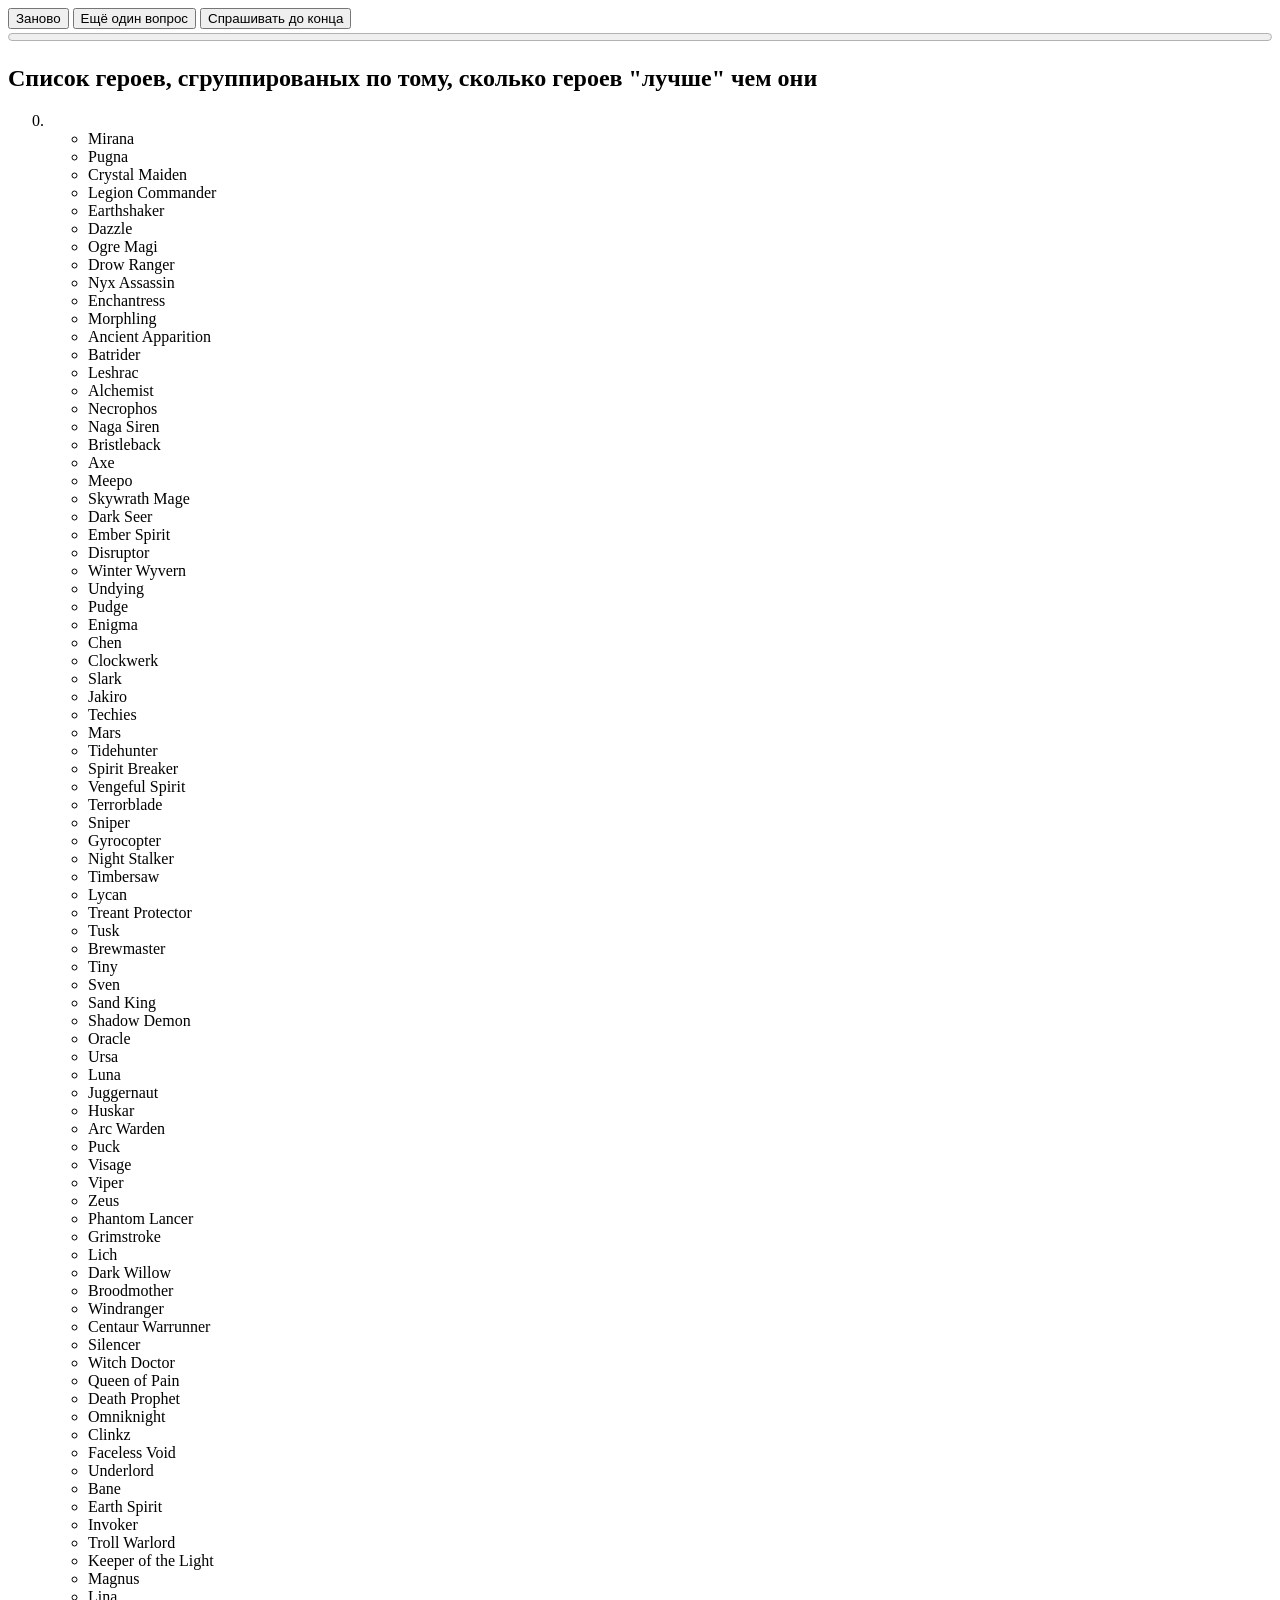
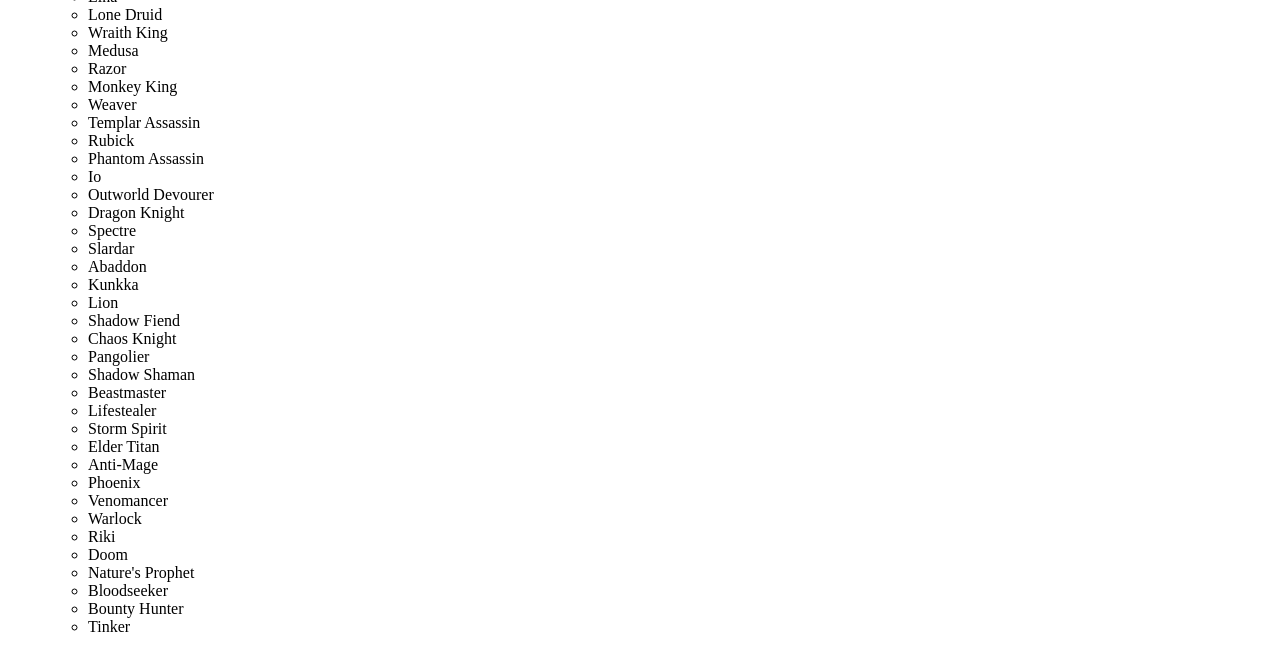
<file: listHeroDota.html>
<head>
	<meta http-equiv="Content-type" content="text/html;charset=utf-8" />
</head>
<body>
	<div id="input" style="font-size:0.6em; display:none"></div>
	<div id="controlPanel">
		<button onclick="localStorage.removeItem('listStr');document.location.reload();">Заново</button>
		<button onclick="objectAllG=safeOneMoveQualification(objectAllG);">Ещё один вопрос</button>
		<button onclick="moveQualificationCycle()">Спрашивать до конца</button>
		<progress id="progress" value="0" max="1000" style="width:100%"><progress>
	</div>
	<h2>Список героев, сгруппированых по тому, сколько героев "лучше" чем они</h2>
	<div id="output"></div>
</body>
<script>
	//ToDo: Move in correct place on site
	//ToDo: Make output with table on 5 column
	//ToDo: Create input for any sentencyes
	//ToDo: document.body.innerHTML="<table border=1>"+q.split("_").reduce((s,x,i)=>{if (i%10==0) s+="<tr>"; s+="<td>"+x+"</td>"; if (i%10==9) s+="</tr>"; return s},'')+"</table>";
	//ToDo: var w = [1,2,4,7,11,18,29,47]; q.split("_").reduce((a,x,i)=>{if (a[a.length-1].length<w[a.length-1]){a[a.length-1].push(x);}else{a.push([x])} return a;},[[]]);
	//ToDo:

	var border=0.5;

	function shuffle(a){
		return a.sort((a,b)=>Math.random()-0.5);
	}

	function countRelateInLine(a){
		return a.reduce((t,y)=>{return (y!=0)?t+1:t;},0);
	}

	function wait(ms){
		var start = new Date().getTime();
		var end = start;
		while(end < start + ms) {
			end = new Date().getTime();
		}
	}

	function countPositive(objectAll, number){
		return objectAll.relationshipTable[number].reduce((countPositive,cell)=>{return countPositive+(cell>0?1:0);},0);
	}
	function countNegative(objectAll, number){
		return objectAll.relationshipTable[number].reduce((countPositive,cell)=>{return countPositive+(cell<0?1:0);},0);
	}
	function findRandomIndex(arr, value){
		return shuffle(arr.map((x,i)=>{return {v:x,n:i};}).filter((x)=>x.v==value))[0].n;
	}

	function showProgress(objectAll){
		var co = objectAll.relationshipTable.reduce((c,a)=>
			c+a.reduce((countPositive,cell)=>countPositive+(cell==0?0:1),0)
		,0);
		var progress = document.getElementById('progress');
		progress.max= objectAll.names.length*(objectAll.names.length-1);
		progress.value= co;
	}

	function convertInputStringToArrays(inputStr){

		function convertInputStringToNames(inputStr){
			return shuffle(
				inputStr
				.split(';')
				.filter((checkedName)=>checkedName!='')
				.reduce((collectedListNames, currentRelate)=>
					collectedListNames.concat(
						currentRelate.split('_')
					),
					[]
				)
				.filter((checkdName, iName, overflowingListNames)=>
					overflowingListNames.indexOf(checkdName) == iName
				)
			);
		}

		function convertInputStringToTableRelationship(inputStr, names){
			return Array.from(Array(names.length)).map(
				(row, iRow)=>
				Array.from(Array(names.length)).map(
					(column, iColumn)=>
						(
							(
								inputStr.indexOf(
									names[iRow]+
									'_'+
									names[iColumn]
								)>-1
							)
							?1
							:0
							)
				)
			);
		}

		var namesInner = convertInputStringToNames(inputStr);
		var relationshipTableInner = convertInputStringToTableRelationship(inputStr, namesInner);
		return {
			names:namesInner,
			relationshipTable:relationshipTableInner
		};
	}

	function updateTableRelative(objectAll){
		function updateTranzitivTable(tableRelateInput){
			var countRelate = tableRelateInput.reduce((s,x)=>{return s+countRelateInLine(x);},0);
			do{
				var countRelate = tableRelateInput.reduce((s,x)=>{return s+countRelateInLine(x);},0);
				tableRelateInput.forEach((x,i)=>
					x.forEach((y,j)=>
						{if(tableRelateInput[i][j]!=0){
							tableRelateInput[j][i]=-tableRelateInput[i][j];
							tableRelateInput[j].forEach((z,k)=>
								{if (tableRelateInput[i][j]==tableRelateInput[j][k])
									{tableRelateInput[i][k]=tableRelateInput[i][j];}})}}));
			}while(countRelate != tableRelateInput.reduce((s,x)=>{return s+countRelateInLine(x);},0));
			return tableRelateInput;
		}
		function cutLowObject(tableRelateInput, objectAll){
			var maxNegative = tableRelateInput.length*border;
			tableRelateInput.forEach(
				(x,i)=>{
					if (countNegative(objectAll, i)>maxNegative){
						x.forEach((y,j)=>{
							if(tableRelateInput[i][j]==0 && i!=j){
								tableRelateInput[i][j]=-1;
								tableRelateInput[j][i]=1;
							}
						});
					};
				}
			);
			return tableRelateInput;
		}
		return {
			names: objectAll.names,
			relationshipTable: updateTranzitivTable(cutLowObject(updateTranzitivTable(objectAll.relationshipTable), objectAll))
		};
	}




	function haveIntersection(listExist, checkedColumn, tableRelationship){
		return listExist.some((checkRow)=>tableRelationship[checkRow][checkedColumn]!=0);
	}

	function createExtensionListByNumber(interestList, checkedColumn, tableRelationship){
		return interestList
			.filter(
				(checkedList)=>
				!haveIntersection(checkedList, checkedColumn, tableRelationship)
			)
			.map(
				(updatedList)=>{
					var temporaryArray = updatedList.slice();
					temporaryArray.push(checkedColumn);
					return temporaryArray;
				}
			);
	}

	function findRandomSetWithMaxLength(listInterestSet){
		return shuffle(listInterestSet)
			.reduce(
					(previousList, checkedList)=>{
						return (checkedList.length>previousList.length)
						?checkedList
						:previousList;
					},
					[]
				);
	}

	function findSetWithMinimumRelate(tableRelateIn){
		function findIndexLineWithMinimumRelate(tableRelateIn){
			var countExist = tableRelateIn.map(row=>countRelateInLine(row));
			var minCountRow = countExist.reduce((min,countRow)=>{return Math.min(min,countRow);});
			if (minCountRow == tableRelateIn.length-1) return null;
			return findRandomIndex(countExist, minCountRow);
		}
		var numberSearchLine = findIndexLineWithMinimumRelate(tableRelateIn);
		if (numberSearchLine === null) return null;
		return findRandomSetWithMaxLength
			(
				shuffle(
					tableRelateIn
					.reduce(
						(listPotentional,elem,number)=>{
								return (number!=numberSearchLine && elem[numberSearchLine]==0)
									?listPotentional.concat(number)
									:listPotentional;
							},
						[]
					)
				).reduce(
						(interestList, interestNumber)=>{
							if (interestList.some(checkedList=>checkedList.length>=4)) return interestList;
							interestList = interestList.concat(createExtensionListByNumber(interestList, interestNumber, tableRelateIn));
							interestList.push([interestNumber]);
							return interestList;
						},
						[]
					)
			)
			.concat(numberSearchLine)
			;
	}

	function moveQualification(objectAll, questionSet){
		function askFormQuestion(questionSet, names){
			var answerNumber = prompt(
				questionSet.reduce(
						(allText, numberColumn, numberAnswer)=>
						{return allText+'\n'+(numberAnswer+1)+'. '+names[numberColumn];},
						'Выбери самый сильный номер и через тире самый слабый:'
					),
				'');
			if (answerNumber==null || answerNumber=='') return null;
			if (answerNumber.indexOf('-')==-1) return {max:questionSet[answerNumber-1], min: -1};
			return {max: questionSet[answerNumber.split('-')[0]-1], min: questionSet[answerNumber.split('-')[1]-1]};
		}
		var resultAsk = askFormQuestion(questionSet, objectAll.names);
		if (resultAsk == null) return null;
		if (resultAsk.max>-1)
			questionSet.filter((numberColumn)=>numberColumn!=resultAsk.max).forEach((numberColumn)=>{
				objectAll.relationshipTable[resultAsk.max][numberColumn]=1;
			});
		if (resultAsk.min>-1)
			questionSet.filter((numberColumn)=>numberColumn!=resultAsk.min).forEach((numberColumn)=>{
				objectAll.relationshipTable[resultAsk.min][numberColumn]=-1;
			});
		return updateTableRelative(objectAll);
	}
	function outputStr(objectAll){
		return objectAll.relationshipTable.map(
			(x,i)=>x.map(
				(v,j)=>{if (v<=0) return ''; if (v>0) return objectAll.names[i]+'_'+objectAll.names[j];}
			).filter(
				(text)=>text!=''
			)
		).map(
			(x,i)=>{
				if (x.length==0)
					return objectAll.names[i];
				return x.join(';');
			}
		).join(';');
	}
	function updateShowInfo(objectAll){
		console.log(objectAll);
		localStorage.setItem('listStr', outputStr(objectAll));
		HTMLStr(objectAll);
	}
	function oneMoveQualification(objectAll){
		var questionSet = findSetWithMinimumRelate(objectAll.relationshipTable);
		var newObjectAll = null;
		if (questionSet != null){
			newObjectAll = moveQualification(objectAll, questionSet);
		}
		if (newObjectAll!=null){
			updateShowInfo(newObjectAll);
		}
		return newObjectAll;
	}
	function safeOneMoveQualification(objectAll){
		newObjectAll=oneMoveQualification(objectAll);
		return newObjectAll??objectAll;
	}
	function moveQualificationCycle(){
		objectAll=objectAllG;
		var newObjectAll = oneMoveQualification(objectAll);
		if (newObjectAll == null) return;
		objectAllG = newObjectAll;
		setTimeout(moveQualificationCycle, 1);
	}
	function HTMLStr(objectAll){
		var showedArr = objectAll.names.map(
				(nameColumn, numberColumn)=>
				{return {name: nameColumn, countColumn: countPositive(objectAll, numberColumn), countMinus: countNegative(objectAll, numberColumn)};}
			).sort(
				(a,b)=>
				b.countColumn-a.countColumn
			);
		var maxNegative = objectAll.names.length*border;
		var res = '<ol>';
		for (var i =0; i<maxNegative; i++){
			var thatArr = showedArr.filter(x=>x.countMinus==i).map(ob=>ob.name);
			if (thatArr.length==0) continue;
			res += '<li value='+i+'>';
			if (thatArr.length==1){
				res += thatArr[0];
			}else{
				res += '<ul><li>'+thatArr.join('</li><li>')+'</li></ul>';
			}
			res += '</li>';
		}
		res += '</ol>';
		//res += '<ul><li>'+showedArr.filter(x=>x.countMinus>=maxNegative).map(ob=>ob.name).join('</li><li>')+'</li></ul>';
		res += showedArr.filter(x=>x.countMinus>=maxNegative).map(ob=>ob.name).join('; ');
		document.getElementById('output').innerHTML = res;
		showProgress(objectAll);
	}
	function readInputStr(){
		var listStr = localStorage.getItem('listStr');
		if (listStr == null)
			//listStr = ";;;;;;;;;;;;Abaddon;Alchemist;Axe;Beastmaster;Brewmaster;Bristleback;Centaur Warrunner;Chaos Knight;Clockwerk;Doom;Dragon Knight;Earth Spirit;Earthshaker;Elder Titan;Huskar;Io;Kunkka;Legion Commander;Lifestealer;Lycan;Magnus;Mars;Night Stalker;Omniknight;Phoenix;Pudge;Sand King;Slardar;Spirit Breaker;Sven;Tidehunter;Timbersaw;Tiny;Treant Protector;Tusk;Underlord;Undying;Wraith King;Anti-Mage;Arc Warden;Bloodseeker;Bounty Hunter;Broodmother;Clinkz;Drow Ranger;Ember Spirit;Faceless Void;Gyrocopter;Juggernaut;Lone Druid;Luna;Medusa;Meepo;Mirana;Monkey King;Morphling;Naga Siren;Nyx Assassin;Pangolier;Phantom Assassin;Phantom Lancer;Razor;Riki;Shadow Fiend;Slark;Sniper;Spectre;Templar Assassin;Terrorblade;Troll Warlord;Ursa;Vengeful Spirit;Venomancer;Viper;Weaver;Ancient Apparition;Bane;Batrider;Crystal Maiden;Dark Seer;Dark Willow;Dazzle;Death Prophet;Disruptor;Enchantress;Enigma;Grimstroke;Jakiro;Keeper of the Light;Leshrac;Lich;Lina;Lion;Nature's Prophet;Necrophos;Ogre Magi;Oracle;Outworld Devourer;Puck;Pugna;Queen of Pain;Shadow Demon;Shadow Shaman;Silencer;Skywrath Mage;Storm Spirit;Techies;Tinker;Warlock;Windranger;Winter Wyvern;Witch Doctor;Zeus;Chen;Invoker;Rubick;Visage";
      			listStr = ";;;;;;;;;;;;;;;;;Чистое, целое и по местам;;Переработка мусора;;Гурманство;;Эзотерическое программирование;;Активные дети;;Моё мастерство;;Творческое создание;;Юбло;;Коллекционка;;Здоровое тело;;Социальность;;Решение задачек;;Медицина;;Лена в эмоциональной безопасности;;Пацифизм;;;;;;;;;;;";

		document.getElementById('input').innerHTML = listStr;
		return listStr;
	}

	var objectAllG = updateTableRelative(convertInputStringToArrays(readInputStr()));
	updateShowInfo(objectAllG);
	setTimeout(moveQualificationCycle, 200);

	//My 28/05/2019: Pudge_Meepo_Abaddon_Earthshaker_Ursa_Tidehunter_Storm Spirit_Troll Warlord_Lion_Grimstroke_Tiny_Omniknight_Dark Willow_Sniper_Crystal Maiden_Silencer_Anti-Mage_Legion Commander_Skywrath Mage_Riki_Axe_Brewmaster_Medusa_Faceless Void_Undying_Ember Spirit_Witch Doctor_Terrorblade_Wraith King_Underlord_Necrophos_Clinkz_Morphling_Juggernaut_Treant Protector_Drow Ranger_Winter Wyvern_Elder Titan_Io_Outworld Devourer_Kunkka_Huskar_Disruptor_Pangolier_Pugna_Sand King_Oracle_Chaos Knight_Ogre Magi_Bloodseeker_Phantom Lancer_Razor_Nature's Prophet_Dragon Knight_Enchantress_Zeus_Alchemist_Dazzle_Luna_Weaver_Lina_Spirit Breaker_Bane_Dark Seer_Batrider_Earth Spirit_Phoenix_Lone Druid_Sven_Monkey King_Lich_Leshrac_Centaur Warrunner_Templar Assassin_Venomancer_Doom_Bristleback_Shadow Shaman_Windranger_Enigma_Mars_Techies_Tusk_Viper_Warlock_Bounty Hunter_Broodmother_Vengeful Spirit_Lycan_Keeper of the Light_Nyx Assassin_Phantom Assassin_Arc Warden_Ancient Apparition_Puck_Queen of Pain_Magnus_Shadow Demon_Death Prophet_Lifestealer_Beastmaster_Jakiro_Gyrocopter_Mirana_Clockwerk_Spectre_Naga Siren_Night Stalker_Tinker_Slardar_Timbersaw_Shadow Fiend
	//var q = "Pudge_Meepo_Abaddon_Earthshaker_Ursa_Tidehunter_Storm Spirit_Troll Warlord_Lion_Grimstroke_Tiny_Omniknight_Dark Willow_Sniper_Crystal Maiden_Silencer_Anti-Mage_Legion Commander_Skywrath Mage_Riki_Axe_Brewmaster_Medusa_Faceless Void_Undying_Ember Spirit_Witch Doctor_Terrorblade_Wraith King_Underlord_Necrophos_Clinkz_Morphling_Juggernaut_Treant Protector_Drow Ranger_Winter Wyvern_Elder Titan_Io_Outworld Devourer_Kunkka_Huskar_Disruptor_Pangolier_Pugna_Sand King_Oracle_Chaos Knight_Ogre Magi_Bloodseeker_Phantom Lancer_Razor_Nature's Prophet_Dragon Knight_Enchantress_Zeus_Alchemist_Dazzle_Luna_Weaver_Lina_Spirit Breaker_Bane_Dark Seer_Batrider_Earth Spirit_Phoenix_Lone Druid_Sven_Monkey King_Lich_Leshrac_Centaur Warrunner_Templar Assassin_Venomancer_Doom_Bristleback_Shadow Shaman_Windranger_Enigma_Mars_Techies_Tusk_Viper_Warlock_Bounty Hunter_Broodmother_Vengeful Spirit_Lycan_Keeper of the Light_Nyx Assassin_Phantom Assassin_Arc Warden_Ancient Apparition_Puck_Queen of Pain_Magnus_Shadow Demon_Death Prophet_Lifestealer_Beastmaster_Jakiro_Gyrocopter_Mirana_Clockwerk_Spectre_Naga Siren_Night Stalker_Tinker_Slardar_Timbersaw_Shadow Fiend"
	//var w = [1,2,4,7,11,18,29,47]; var e = q.split("_").reduce((a,x,i)=>{if (a[a.length-1].length<w[a.length-1]){a[a.length-1].push(x);}else{a.push([x])} return a;},[[]]);
	//var r = e.map((x,i)=>x.map((y)=>Array.from(Array(e.length-i+1)).map(z=>y)))
	//var t = r.map((x)=>x.reduce((a,y)=>a.concat(y), [])).reduce((a,x)=>a.concat(x),[]).sort(()=>Math.random()-0.5);
</script>
</file>
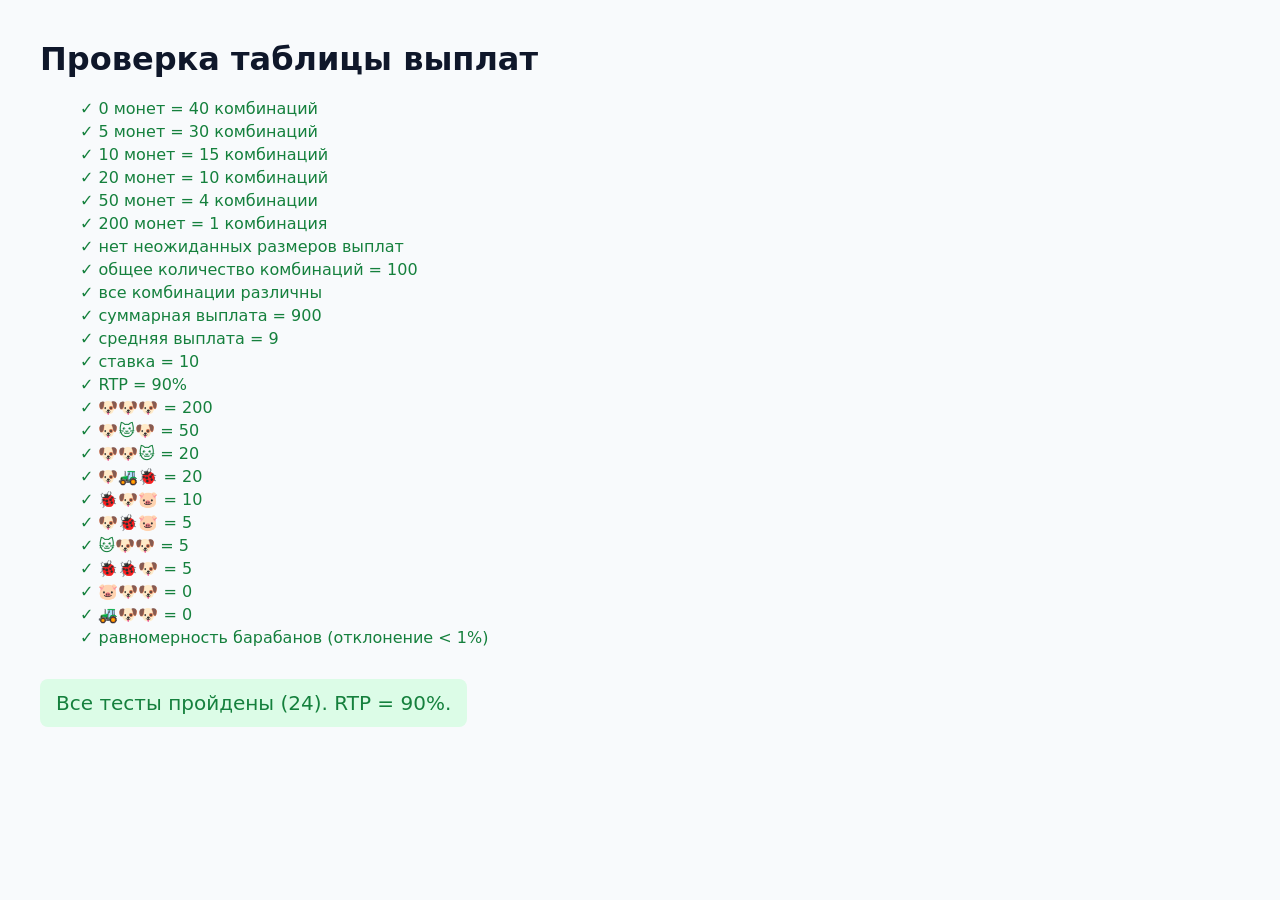
<file: CasinoDemonstration/tests/test.html>
<!doctype html>
<html lang="ru">
<head>
  <meta charset="utf-8">
  <title>Тесты слот-машины</title>
  <style>
    body { font-family: system-ui, sans-serif; background: #f8fafc; color: #0f172a; padding: 32px; }
    h1 { margin-top: 0; }
    li { margin: 4px 0; list-style: none; }
    .ok { color: #15803d; } .fail { color: #b91c1c; font-weight: bold; }
    .summary { font-size: 20px; padding: 12px 16px; border-radius: 8px; display: inline-block; margin-top: 16px; }
    .summary.ok { background: #dcfce7; } .summary.fail { background: #fee2e2; }
  </style>
</head>
<body>
  <h1>Проверка таблицы выплат</h1>
  <ul id="list"></ul>
  <div id="summary" class="summary"></div>

  <script src="../js/logic.js"></script>
  <script src="payout.test.js"></script>
  <script>
    var results = runPayoutTests(SlotLogic);
    var list = document.getElementById("list");
    var failed = 0;
    results.forEach(function (r) {
      if (!r.ok) failed++;
      var li = document.createElement("li");
      li.className = r.ok ? "ok" : "fail";
      li.textContent = (r.ok ? "✓ " : "✗ ") + r.name + (r.ok ? "" : " (получено " + r.actual + ", ожидалось " + r.expected + ")");
      list.appendChild(li);
    });
    var s = document.getElementById("summary");
    s.className = "summary " + (failed ? "fail" : "ok");
    s.textContent = failed
      ? "ОШИБКА: не пройдено " + failed + " из " + results.length
      : "Все тесты пройдены (" + results.length + "). RTP = 90%.";
  </script>
</body>
</html>
</file>
<file: CasinoDemonstration/css/style.css>
:root {
  --bg-1: #2a0f4f;
  --bg-2: #12062a;
  --gold: #fbbf24;
  --gold-light: #fde68a;
  --gold-dark: #b45309;
  --red: #e11d48;
  --red-dark: #881337;
  --panel: rgba(255, 255, 255, 0.08);
  --panel-border: rgba(255, 255, 255, 0.16);
  --text: #fdf4ff;
  --muted: #c4b5fd;
  --plus: #4ade80;
  --minus: #fb7185;
  --cell: 112px;
  --win-h: 168px;
  --display-font: "Russo One", "Arial Black", Impact, sans-serif;
}

* { box-sizing: border-box; }

html, body { margin: 0; min-height: 100%; }

body {
  font-family: "Nunito", "Segoe UI", system-ui, sans-serif;
  color: var(--text);
  background:
    radial-gradient(circle at 20% 15%, rgba(236, 72, 153, 0.25), transparent 40%),
    radial-gradient(circle at 80% 85%, rgba(59, 130, 246, 0.25), transparent 45%),
    radial-gradient(circle at 50% 40%, var(--bg-1), var(--bg-2) 75%);
  background-attachment: fixed;
  overflow-x: hidden;
}

button { font-family: inherit; cursor: pointer; }
button:disabled { cursor: not-allowed; }

.hidden { display: none !important; }

/* ---------- Верхняя панель ---------- */
.topbar {
  position: fixed;
  top: 14px;
  right: 18px;
  z-index: 40;
}

.icon-btn {
  width: 52px;
  height: 52px;
  border-radius: 50%;
  border: 2px solid var(--panel-border);
  background: rgba(0, 0, 0, 0.35);
  font-size: 24px;
  line-height: 1;
}
.icon-btn:hover { background: rgba(255, 255, 255, 0.15); }

/* ---------- Раскладка ---------- */
.layout {
  display: grid;
  grid-template-columns: 270px auto 300px;
  gap: 28px;
  justify-content: center;
  align-items: start;
  padding: 28px 24px 40px;
  min-height: 100vh;
}

@media (max-width: 1260px) {
  .layout {
    grid-template-columns: 1fr 1fr;
  }
  .machine-wrap { grid-column: 1 / -1; grid-row: 1; justify-self: center; }
}
@media (max-width: 760px) {
  .layout { grid-template-columns: 1fr; padding: 16px; }
  :root { --cell: 84px; --win-h: 128px; }
}

.panel {
  background: var(--panel);
  border: 1px solid var(--panel-border);
  border-radius: 22px;
  padding: 18px 18px 20px;
  backdrop-filter: blur(6px);
}

.panel-title {
  font-family: var(--display-font);
  font-weight: normal;
  font-size: 18px;
  text-align: center;
  margin: 0 0 14px;
  color: var(--gold-light);
  letter-spacing: 0.5px;
}

/* ---------- Карточки символов ---------- */
.sym {
  --c: #888;
  display: flex;
  flex-direction: column;
  align-items: center;
  justify-content: center;
  border-radius: 18px;
  background:
    radial-gradient(circle at 50% 35%, #fff 0%, color-mix(in srgb, var(--c) 18%, #fff) 60%, color-mix(in srgb, var(--c) 40%, #fff) 100%);
  box-shadow: inset 0 0 0 3px color-mix(in srgb, var(--c) 70%, #fff), inset 0 -6px 0 rgba(0, 0, 0, 0.08);
  color: #1f2937;
  user-select: none;
}
.sym .sym-emoji { line-height: 1; }
.sym img { max-width: 80%; max-height: 72%; object-fit: contain; }
.sym .sym-name {
  font-weight: 900;
  color: color-mix(in srgb, var(--c) 75%, #000);
  text-align: center;
  line-height: 1.05;
}

.reel .sym {
  width: calc(var(--cell) * 1.05);
  height: var(--cell);
  margin: 0 auto;
}
.reel .sym .sym-emoji { font-size: calc(var(--cell) * 0.52); }
.reel .sym .sym-name { font-size: calc(var(--cell) * 0.11); margin-top: 4px; }

.sym.mini {
  width: 36px;
  height: 36px;
  border-radius: 10px;
  box-shadow: inset 0 0 0 2px color-mix(in srgb, var(--c) 70%, #fff);
}
.sym.mini .sym-emoji { font-size: 22px; }
.sym.mini .sym-name { display: none; }

.sym.tiny {
  width: 24px;
  height: 24px;
  border-radius: 7px;
  box-shadow: inset 0 0 0 2px color-mix(in srgb, var(--c) 70%, #fff);
}
.sym.tiny .sym-emoji { font-size: 15px; }
.sym.tiny .sym-name { display: none; }

.mini-star {
  display: inline-flex;
  align-items: center;
  justify-content: center;
  width: 36px;
  height: 36px;
  border-radius: 10px;
  background: rgba(255, 255, 255, 0.14);
  color: var(--gold-light);
  font-size: 22px;
  border: 2px dashed rgba(255, 255, 255, 0.35);
}
.paytable-note .mini-star { width: 26px; height: 26px; font-size: 16px; vertical-align: middle; }

.alt-group {
  display: inline-flex;
  flex-wrap: wrap;
  gap: 2px;
  width: 52px;
  justify-content: center;
}

/* ---------- Таблица призов ---------- */
.pay-row {
  display: flex;
  align-items: center;
  justify-content: space-between;
  gap: 10px;
  padding: 10px 10px;
  border-radius: 14px;
  margin-bottom: 8px;
  background: rgba(0, 0, 0, 0.2);
}
.pay-row.jackpot {
  background: linear-gradient(135deg, rgba(251, 191, 36, 0.35), rgba(236, 72, 153, 0.3));
  border: 1px solid rgba(251, 191, 36, 0.6);
}
.pay-combos { display: flex; flex-direction: column; gap: 6px; }
.pay-combo { display: flex; align-items: center; gap: 4px; }
.pay-combo-note { font-size: 11px; color: var(--muted); margin-top: -2px; }
.pay-prize { text-align: right; flex-shrink: 0; }
.pay-prize .prize-name { font-size: 11px; font-weight: 900; color: var(--gold-light); letter-spacing: 0.5px; }
.pay-prize .prize-value {
  font-family: var(--display-font);
  font-size: 26px;
  color: var(--gold);
  text-shadow: 0 0 10px rgba(251, 191, 36, 0.5);
}
.pay-row.jackpot .prize-value { font-size: 32px; }

.paytable-note { font-size: 13px; color: var(--muted); margin: 10px 0 12px; text-align: center; }

.price-tag {
  text-align: center;
  background: var(--gold);
  color: #451a03;
  border-radius: 12px;
  padding: 10px;
  font-size: 16px;
  box-shadow: 0 4px 0 var(--gold-dark);
}

/* ---------- Слот-машина ---------- */
.machine-wrap {
  display: flex;
  flex-direction: column;
  align-items: center;
  padding-right: 86px; /* место для ручки */
}

.machine {
  position: relative;
  padding: 30px;
  border-radius: 48px;
  background: linear-gradient(145deg, #fde68a, #f59e0b 30%, #b45309 55%, #fbbf24 75%, #fef3c7);
  box-shadow:
    0 0 0 4px #78350f,
    0 24px 60px rgba(0, 0, 0, 0.55),
    0 0 80px rgba(251, 191, 36, 0.25);
  transition: box-shadow 0.3s;
}

.cabinet {
  position: relative;
  width: 520px;
  border-radius: 32px;
  padding: 18px 26px 24px;
  background:
    radial-gradient(circle at 50% 0%, rgba(255, 255, 255, 0.25), transparent 50%),
    linear-gradient(180deg, #f43f5e, var(--red) 40%, var(--red-dark));
  box-shadow: inset 0 0 0 4px rgba(0, 0, 0, 0.25), inset 0 8px 20px rgba(255, 255, 255, 0.2);
}
@media (max-width: 760px) {
  .cabinet { width: min(420px, calc(100vw - 150px)); padding: 14px; }
}

/* Лампочки */
.bulbs { position: absolute; display: flex; justify-content: space-between; pointer-events: none; }
.bulbs-top { top: 9px; left: 46px; right: 46px; }
.bulbs-bottom { bottom: 9px; left: 46px; right: 46px; }
.bulbs-left { left: 9px; top: 46px; bottom: 46px; flex-direction: column; }
.bulbs-right { right: 9px; top: 46px; bottom: 46px; flex-direction: column; }

.bulb {
  width: 13px;
  height: 13px;
  border-radius: 50%;
  background: #fff7d6;
  box-shadow: 0 0 6px 2px rgba(255, 237, 160, 0.9);
  animation: bulb-chase 1.2s infinite steps(1);
}
.bulb:nth-child(even) { animation-delay: 0.6s; }
.bulb:nth-child(3n) { background: #ffd1e8; box-shadow: 0 0 6px 2px rgba(255, 150, 200, 0.9); }

@keyframes bulb-chase {
  0% { opacity: 1; }
  50% { opacity: 0.25; box-shadow: none; }
}

.machine.party .bulb { animation-duration: 0.3s; }
.machine.party .bulb:nth-child(even) { animation-delay: 0.15s; }
.machine.jackpot-mode .bulb { animation: bulb-rainbow 0.5s infinite linear; }
@keyframes bulb-rainbow {
  0% { background: #f87171; box-shadow: 0 0 10px 4px #f87171; }
  25% { background: #facc15; box-shadow: 0 0 10px 4px #facc15; }
  50% { background: #4ade80; box-shadow: 0 0 10px 4px #4ade80; }
  75% { background: #60a5fa; box-shadow: 0 0 10px 4px #60a5fa; }
  100% { background: #f87171; box-shadow: 0 0 10px 4px #f87171; }
}

/* Вывеска */
.sign {
  text-align: center;
  margin: 0 auto 14px;
  padding: 10px 18px;
  border-radius: 20px;
  background: linear-gradient(180deg, #2e1065, #4c1d95);
  box-shadow: inset 0 0 0 3px var(--gold), 0 6px 0 rgba(0, 0, 0, 0.25);
}
.sign span {
  font-family: var(--display-font);
  font-size: 38px;
  letter-spacing: 2px;
  color: #fff7d6;
  text-shadow:
    0 0 6px #fde047,
    0 0 16px #f59e0b,
    0 0 30px #f43f5e;
  animation: sign-glow 2.4s ease-in-out infinite;
}
@keyframes sign-glow {
  50% { text-shadow: 0 0 4px #fde047, 0 0 10px #f59e0b, 0 0 18px #f43f5e; }
}

/* Табло баланса */
.balance-board {
  position: relative;
  display: flex;
  align-items: baseline;
  justify-content: center;
  gap: 10px;
  margin: 0 auto 14px;
  padding: 10px 16px;
  border-radius: 14px;
  background: #0b0b14;
  box-shadow: inset 0 0 0 3px #3f3f46, inset 0 0 18px rgba(0, 0, 0, 0.9);
  font-family: var(--display-font);
  color: #fde047;
  text-shadow: 0 0 8px rgba(253, 224, 71, 0.7);
}
.balance-label { font-size: 18px; color: #fef08a; }
.balance-value { font-size: 34px; min-width: 3ch; text-align: right; font-variant-numeric: tabular-nums; }
.balance-unit { font-size: 15px; color: #fef08a; }
.balance-board.counting .balance-value { color: #86efac; text-shadow: 0 0 10px rgba(134, 239, 172, 0.8); }

.balance-delta {
  position: absolute;
  right: 14px;
  top: 50%;
  font-size: 22px;
  opacity: 0;
  pointer-events: none;
}
.balance-delta.show { animation: delta-float 1.1s ease-out forwards; }
.balance-delta.minus { color: var(--minus); text-shadow: 0 0 8px rgba(251, 113, 133, 0.8); }
.balance-delta.plus { color: var(--plus); text-shadow: 0 0 8px rgba(74, 222, 128, 0.8); }
@keyframes delta-float {
  0% { opacity: 0; transform: translateY(-50%); }
  15% { opacity: 1; }
  100% { opacity: 0; transform: translateY(-160%); }
}

/* Барабаны */
.reels-frame {
  position: relative;
  display: grid;
  grid-template-columns: repeat(3, 1fr);
  gap: 10px;
  padding: 12px;
  border-radius: 22px;
  background: linear-gradient(180deg, #fef3c7, #fbbf24);
  box-shadow: inset 0 0 0 3px #92400e, 0 6px 0 rgba(0, 0, 0, 0.25);
  transition: box-shadow 0.3s;
}

/* Стрелки-указатели линии выигрыша по краям */
.payline { position: absolute; inset: 0; pointer-events: none; z-index: 3; }
.payline::before,
.payline::after {
  content: "";
  position: absolute;
  top: 50%;
  margin-top: -10px;
  border: 10px solid transparent;
  z-index: 3;
}
.payline::before { left: -6px; border-left: 14px solid #e11d48; }
.payline::after { right: -6px; border-right: 14px solid #e11d48; }

.reel-window {
  position: relative;
  height: var(--win-h);
  overflow: hidden;
  border-radius: 16px;
  background: linear-gradient(180deg, #d4d4d8, #ffffff 22%, #ffffff 78%, #d4d4d8);
  box-shadow: inset 0 0 0 2px #a16207;
}
.reel-window::after {
  content: "";
  position: absolute;
  inset: 0;
  background: linear-gradient(180deg, rgba(0, 0, 0, 0.35), transparent 26%, transparent 74%, rgba(0, 0, 0, 0.35));
  pointer-events: none;
  z-index: 2;
}

.reel-strip {
  position: absolute;
  left: 0;
  right: 0;
  top: calc((var(--win-h) - var(--cell)) / 2 - var(--cell) - 8px);
  display: flex;
  flex-direction: column;
  gap: 8px;
  will-change: transform;
}
.reel.spinning .reel-strip { filter: blur(1.6px); }
.reel.stopped .reel-strip { animation: reel-bounce 0.28s ease-out; }
@keyframes reel-bounce {
  0% { transform: translateY(22px); }
  60% { transform: translateY(-6px); }
  100% { transform: translateY(0); }
}

.reel.win .reel-strip > :nth-child(2) {
  animation: win-pop 0.7s ease-in-out infinite alternate;
  position: relative;
  z-index: 4;
}
@keyframes win-pop {
  from { transform: scale(1); }
  to { transform: scale(1.14); box-shadow: 0 0 0 4px #fde047, 0 0 24px 6px rgba(253, 224, 71, 0.9); }
}

/* Табло выигрыша */
.win-board {
  margin: 16px auto 0;
  min-height: 112px;
  border-radius: 18px;
  padding: 10px 14px;
  text-align: center;
  background: rgba(0, 0, 0, 0.3);
  box-shadow: inset 0 0 0 2px rgba(255, 255, 255, 0.15);
  display: flex;
  flex-direction: column;
  justify-content: center;
  transition: background 0.3s, opacity 0.3s;
}
.win-title {
  font-family: var(--display-font);
  font-size: 30px;
  color: #fff;
  line-height: 1.1;
}
.win-sub {
  font-family: var(--display-font);
  font-size: 26px;
  color: var(--gold);
  min-height: 0;
}
.win-sub:empty { display: none; }
.win-math {
  margin-top: 8px;
  display: flex;
  gap: 8px;
  justify-content: center;
  flex-wrap: wrap;
  font-size: 14px;
  color: #fde2e7;
}
.math-pill {
  background: rgba(0, 0, 0, 0.35);
  border-radius: 999px;
  padding: 3px 10px;
  font-weight: 800;
  white-space: nowrap;
}
.math-pill.minus b { color: var(--minus); }
.math-pill.plus b { color: var(--plus); }
.math-pill.zero b { color: #e5e7eb; }

.win-board.lose { background: rgba(0, 0, 0, 0.45); }
.win-board.lose .win-title { color: #e5e7eb; font-size: 26px; }

.win-board.win .win-title {
  color: var(--gold-light);
  text-shadow: 0 0 10px rgba(253, 224, 71, 0.9), 0 3px 0 #9a3412;
  animation: title-bounce 0.55s cubic-bezier(.3, 1.6, .5, 1);
}
.win-board.flash { animation: board-flash 0.5s ease-out; }
@keyframes board-flash {
  0% { background: rgba(255, 255, 255, 0.85); }
  100% { background: rgba(0, 0, 0, 0.3); }
}
@keyframes title-bounce {
  0% { transform: scale(0.4) translateY(10px); opacity: 0; }
  60% { transform: scale(1.18); opacity: 1; }
  100% { transform: scale(1); }
}
.win-board.big .win-title { font-size: 34px; }
.win-board.pulse .win-title,
.win-board.pulse .win-sub { animation: title-pulse 0.6s ease-in-out infinite alternate; }
.win-board.jackpot .win-title { font-size: 46px; color: #fff; text-shadow: 0 0 12px #f0abfc, 0 0 24px #f43f5e, 0 4px 0 #7e22ce; }
.win-board.jackpot .win-sub { font-size: 34px; }
@keyframes title-pulse {
  from { transform: scale(1); }
  to { transform: scale(1.12); }
}

/* Подсветки рамок */
.reels-frame.glow { box-shadow: inset 0 0 0 3px #92400e, 0 0 0 4px #fde047, 0 0 26px 8px rgba(253, 224, 71, 0.7); }
.reels-frame.glow-bright { box-shadow: inset 0 0 0 3px #92400e, 0 0 0 5px #fff, 0 0 40px 14px rgba(253, 224, 71, 0.95); }
.machine.blink-frame { animation: frame-blink 0.35s steps(1) infinite; }
@keyframes frame-blink {
  50% { box-shadow: 0 0 0 4px #78350f, 0 0 0 12px #fde047, 0 0 90px 30px rgba(253, 224, 71, 0.8); }
}
.machine.jackpot-mode { animation: machine-rainbow 0.8s linear infinite; }
@keyframes machine-rainbow {
  0% { box-shadow: 0 0 0 4px #78350f, 0 0 80px 30px #f43f5e; }
  33% { box-shadow: 0 0 0 4px #78350f, 0 0 100px 40px #facc15; }
  66% { box-shadow: 0 0 0 4px #78350f, 0 0 80px 30px #22d3ee; }
  100% { box-shadow: 0 0 0 4px #78350f, 0 0 80px 30px #f43f5e; }
}
.machine.jackpot-mode .cabinet { animation: cabinet-shake 0.12s 6; }
@keyframes cabinet-shake {
  25% { transform: translateX(-3px) rotate(-0.3deg); }
  75% { transform: translateX(3px) rotate(0.3deg); }
}

/* Кнопка КРУТИТЬ */
.controls { display: flex; justify-content: center; margin-top: 16px; }
.spin-btn {
  font-family: var(--display-font);
  font-size: 30px;
  letter-spacing: 2px;
  color: #fff;
  padding: 14px 54px;
  border: none;
  border-radius: 999px;
  background: radial-gradient(circle at 50% 25%, #86efac, #16a34a 55%, #14532d);
  box-shadow: 0 8px 0 #052e16, 0 12px 24px rgba(0, 0, 0, 0.4), inset 0 2px 0 rgba(255, 255, 255, 0.5);
  text-shadow: 0 2px 0 rgba(0, 0, 0, 0.35);
  transition: transform 0.08s, box-shadow 0.08s, filter 0.2s;
}
.spin-btn:hover:not(:disabled) { filter: brightness(1.1); }
.spin-btn:active:not(:disabled) { transform: translateY(6px); box-shadow: 0 2px 0 #052e16, 0 4px 10px rgba(0, 0, 0, 0.4), inset 0 2px 0 rgba(255, 255, 255, 0.5); }
.spin-btn:disabled { filter: grayscale(0.7) brightness(0.75); }

.end-btn {
  margin-top: 22px;
  font-size: 16px;
  font-weight: 800;
  color: var(--text);
  padding: 10px 26px;
  border-radius: 999px;
  border: 2px solid var(--panel-border);
  background: rgba(0, 0, 0, 0.3);
}
.end-btn:hover:not(:disabled) { background: rgba(255, 255, 255, 0.12); }
.end-btn:disabled { opacity: 0.4; }

/* Ручка */
.lever {
  position: absolute;
  right: -84px;
  top: 190px;
  width: 80px;
  height: 330px;
  cursor: pointer;
  outline: none;
}
.lever.disabled { cursor: not-allowed; }
.lever-mount {
  position: absolute;
  left: -6px;
  top: 150px;
  width: 50px;
  height: 64px;
  border-radius: 0 14px 14px 0;
  background: linear-gradient(90deg, #52525b, #d4d4d8 40%, #71717a);
  box-shadow: 0 4px 10px rgba(0, 0, 0, 0.4);
}
.lever-hub {
  position: absolute;
  left: 22px;
  top: 162px;
  width: 40px;
  height: 40px;
  border-radius: 50%;
  background: radial-gradient(circle at 35% 30%, #fafafa, #a1a1aa 55%, #3f3f46);
  box-shadow: 0 3px 8px rgba(0, 0, 0, 0.5);
}
.lever-rod {
  position: absolute;
  left: 35px;
  top: 32px;
  width: 14px;
  height: 150px;
  border-radius: 7px;
  background: linear-gradient(90deg, #71717a, #fafafa 45%, #a1a1aa);
  transform-origin: 50% 100%;
}
.lever-knob {
  position: absolute;
  left: 14px;
  top: 0;
  width: 56px;
  height: 56px;
  border-radius: 50%;
  background: radial-gradient(circle at 35% 30%, #fecdd3, #f43f5e 45%, #881337);
  box-shadow: 0 6px 14px rgba(0, 0, 0, 0.5), inset 0 -4px 8px rgba(0, 0, 0, 0.3);
  transition: filter 0.2s;
  z-index: 2;
}
.lever:hover:not(.disabled) .lever-knob,
.lever:focus-visible .lever-knob { filter: brightness(1.15); box-shadow: 0 0 0 4px #fde047, 0 6px 14px rgba(0, 0, 0, 0.5); }
.lever.disabled .lever-knob { filter: grayscale(0.6) brightness(0.8); }

.lever.pull .lever-rod { animation: rod-pull 0.75s ease-in-out; }
.lever.pull .lever-knob { animation: knob-pull 0.75s ease-in-out; }
@keyframes rod-pull {
  0% { transform: scaleY(1); }
  38% { transform: scaleY(-0.95); }
  48% { transform: scaleY(-0.95); }
  100% { transform: scaleY(1); }
}
@keyframes knob-pull {
  0% { transform: translateY(0) scale(1); }
  19% { transform: translateY(150px) scale(1.18); }
  38% { transform: translateY(292px) scale(1); }
  48% { transform: translateY(292px) scale(1); }
  74% { transform: translateY(150px) scale(1.18); }
  100% { transform: translateY(0) scale(1); }
}

/* ---------- История ---------- */
.history-table { width: 100%; border-collapse: collapse; font-size: 14px; }
.history-table th {
  font-size: 11px;
  text-transform: uppercase;
  letter-spacing: 0.4px;
  color: var(--muted);
  font-weight: 800;
  text-align: right;
  padding: 0 4px 8px;
}
.history-table th:first-child { text-align: left; }
.history-table td { padding: 6px 4px; border-top: 1px solid rgba(255, 255, 255, 0.08); text-align: right; font-weight: 800; font-variant-numeric: tabular-nums; }
.history-table td:first-child { text-align: left; }
.history-combo { display: flex; gap: 3px; }
.history-table tr.new { animation: row-in 0.4s ease-out; }
@keyframes row-in { from { background: rgba(253, 224, 71, 0.3); } to { background: transparent; } }
.history-empty td { text-align: center !important; color: var(--muted); font-weight: 600; padding: 18px 4px; }
.val-plus { color: var(--plus); }
.val-minus { color: var(--minus); }
.val-zero { color: #e5e7eb; }
.val-payout { color: var(--gold-light); }

/* ---------- Эффекты ---------- */
.fx-layer { position: fixed; inset: 0; pointer-events: none; z-index: 30; overflow: hidden; }

.sparkle {
  position: absolute;
  color: #fff7ae;
  text-shadow: 0 0 8px #fde047;
  font-size: 22px;
  animation: sparkle 0.9s ease-out forwards;
}
@keyframes sparkle {
  0% { transform: translate(0, 0) scale(0.2) rotate(0); opacity: 1; }
  70% { opacity: 1; }
  100% { transform: translate(var(--dx), var(--dy)) scale(1.1) rotate(180deg); opacity: 0; }
}

.confetti {
  position: absolute;
  top: -20px;
  width: 10px;
  height: 16px;
  border-radius: 2px;
  animation: confetti-fall var(--dur) linear forwards;
}
@keyframes confetti-fall {
  0% { transform: translate(0, 0) rotate(0); opacity: 1; }
  85% { opacity: 1; }
  100% { transform: translate(var(--dx), var(--fall)) rotate(var(--rot)); opacity: 0; }
}

.coin {
  position: absolute;
  top: -50px;
  width: 38px;
  height: 38px;
  border-radius: 50%;
  background: radial-gradient(circle at 35% 30%, #fff7c2, #facc15 45%, #b45309);
  box-shadow: inset 0 0 0 3px #a16207, 0 3px 6px rgba(0, 0, 0, 0.35);
  display: flex;
  align-items: center;
  justify-content: center;
  color: #92400e;
  font-weight: 900;
  font-size: 18px;
  animation: coin-fall var(--dur) cubic-bezier(.4, 0, .9, .6) forwards;
}
@keyframes coin-fall {
  0% { transform: translateY(0) rotateY(0); opacity: 1; }
  90% { opacity: 1; }
  100% { transform: translateY(var(--fall)) rotateY(1080deg); opacity: 0; }
}

/* ---------- Окна ---------- */
.overlay {
  position: fixed;
  inset: 0;
  z-index: 50;
  display: flex;
  align-items: center;
  justify-content: center;
  padding: 24px;
  background: rgba(10, 4, 25, 0.55);
  backdrop-filter: blur(3px);
  overflow-y: auto;
}

.dialog {
  background: linear-gradient(180deg, #fffaf0, #fff1f2);
  color: #1f1235;
  border-radius: 28px;
  box-shadow: 0 30px 80px rgba(0, 0, 0, 0.6), 0 0 0 6px var(--gold);
  animation: dialog-in 0.35s cubic-bezier(.3, 1.4, .5, 1);
}
@keyframes dialog-in { from { transform: scale(0.85); opacity: 0; } to { transform: scale(1); opacity: 1; } }

.start-dialog { width: min(440px, 100%); padding: 28px 32px 24px; text-align: center; }
.start-dialog h1 { font-family: var(--display-font); font-weight: normal; font-size: 28px; margin: 6px 0 20px; color: #6d28d9; line-height: 1.15; }
.dialog-coins { font-size: 30px; letter-spacing: 4px; }
.field { display: block; text-align: left; font-weight: 800; color: #4c1d95; }
.field input {
  display: block;
  width: 100%;
  margin-top: 6px;
  font-family: var(--display-font);
  font-size: 32px;
  text-align: center;
  padding: 10px;
  border-radius: 16px;
  border: 3px solid #c4b5fd;
  color: #1f1235;
  background: #fff;
}
.field input:focus { outline: none; border-color: #7c3aed; box-shadow: 0 0 0 4px rgba(124, 58, 237, 0.2); }
.presets { display: flex; gap: 8px; justify-content: center; margin-top: 10px; }
.presets button {
  border: 2px solid #ddd6fe;
  background: #f5f3ff;
  color: #5b21b6;
  font-weight: 800;
  border-radius: 999px;
  padding: 5px 16px;
}
.presets button:hover { background: #ede9fe; }
.field-error { min-height: 22px; color: #be123c; font-weight: 800; font-size: 14px; margin: 8px 0 4px; }
.big-btn {
  font-family: var(--display-font);
  font-size: 24px;
  letter-spacing: 1px;
  color: #fff;
  border: none;
  border-radius: 999px;
  padding: 14px 36px;
  background: radial-gradient(circle at 50% 25%, #86efac, #16a34a 55%, #14532d);
  box-shadow: 0 6px 0 #052e16, 0 10px 20px rgba(0, 0, 0, 0.25);
}
.big-btn:active { transform: translateY(4px); box-shadow: 0 2px 0 #052e16; }
.dialog-hint { font-size: 13px; color: #6b5b8a; margin: 16px 0 0; }

/* ---------- Итоговое окно ---------- */
.result-dialog { width: min(860px, 100%); padding: 28px 34px 30px; margin: auto; }
.result-dialog h2 {
  font-family: var(--display-font);
  font-weight: normal;
  font-size: 34px;
  text-align: center;
  margin: 0 0 18px;
  color: #6d28d9;
}
.result-dialog h3 { font-size: 15px; text-transform: uppercase; letter-spacing: 0.6px; color: #7c6a99; margin: 22px 0 8px; }

.money-flow {
  display: grid;
  grid-template-columns: 1fr auto 1fr auto 1fr;
  align-items: center;
  gap: 12px;
  text-align: center;
}
.money-box { background: #fff; border-radius: 18px; padding: 12px 8px; box-shadow: 0 0 0 2px #ede9fe; }
.money-box .label { font-size: 13px; font-weight: 800; color: #7c6a99; }
.money-box .value { font-family: var(--display-font); font-size: 34px; color: #1f1235; }
.money-box .unit { font-size: 13px; color: #7c6a99; font-weight: 700; }
.money-box.change.neg { background: #fff1f2; box-shadow: 0 0 0 2px #fecdd3; }
.money-box.change.neg .value { color: #be123c; }
.money-box.change.pos { background: #f0fdf4; box-shadow: 0 0 0 2px #bbf7d0; }
.money-box.change.pos .value { color: #15803d; }
.money-arrow { font-size: 28px; color: #a78bfa; font-weight: 900; }

.chart-box { background: #fff; border-radius: 18px; padding: 12px; box-shadow: 0 0 0 2px #ede9fe; }
.chart-box canvas { display: block; width: 100%; height: 240px; }

.contrast {
  display: grid;
  grid-template-columns: 1fr auto 1fr;
  gap: 14px;
  align-items: stretch;
  margin-top: 22px;
}
.contrast-card { border-radius: 22px; padding: 18px; text-align: center; display: flex; flex-direction: column; justify-content: center; }
.contrast-card .big { font-family: var(--display-font); font-size: 52px; line-height: 1; margin: 8px 0; }
.contrast-card .cap { font-weight: 800; font-size: 17px; }
.contrast-card.happy {
  background: linear-gradient(135deg, #fde68a, #f9a8d4);
  color: #701a75;
  box-shadow: 0 0 0 3px #f59e0b;
}
.contrast-card.real { background: #1f1235; color: #fff; }
.contrast-card.real .big.neg { color: #fb7185; }
.contrast-card.real .big.pos { color: #4ade80; }
.contrast-but { align-self: center; text-align: center;font-family: var(--display-font); font-size: 26px; color: #6d28d9; }

.stats-grid { display: grid; grid-template-columns: repeat(3, 1fr); gap: 10px; }
.stat { background: #fff; border-radius: 14px; padding: 10px 12px; box-shadow: 0 0 0 2px #ede9fe; }
.stat .label { font-size: 13px; color: #7c6a99; font-weight: 800; }
.stat .value { font-family: var(--display-font); font-size: 24px; color: #1f1235; }
.stat.accent { box-shadow: 0 0 0 2px #f9a8d4; background: #fdf2f8; }
.stat.accent-real { box-shadow: 0 0 0 2px #86efac; background: #f0fdf4; }

.breakdown { width: 100%; border-collapse: collapse; background: #fff; border-radius: 14px; overflow: hidden; box-shadow: 0 0 0 2px #ede9fe; }
.breakdown th, .breakdown td { padding: 8px 12px; text-align: left; font-size: 15px; }
.breakdown th { background: #f5f3ff; color: #5b21b6; font-size: 12px; text-transform: uppercase; letter-spacing: 0.4px; }
.breakdown td { border-top: 1px solid #f3f0ff; font-weight: 700; }
.breakdown td.num { text-align: right; font-variant-numeric: tabular-nums; }
.breakdown th.num { text-align: right; }
.breakdown .said { font-weight: 900; }
.breakdown .said.win { color: #c026d3; }
.breakdown .r-neg { color: #be123c; font-weight: 900; }
.breakdown .r-zero { color: #6b7280; font-weight: 900; }
.breakdown .r-pos { color: #15803d; font-weight: 900; }

.expect {
  margin-top: 16px;
  font-size: 15px;
  color: #4c1d95;
  background: #f5f3ff;
  border-radius: 14px;
  padding: 12px 16px;
}
.moral {
  margin: 18px 0 0;
  font-size: 19px;
  line-height: 1.45;
  font-weight: 800;
  color: #1f1235;
  background: linear-gradient(135deg, #fef3c7, #fce7f3);
  border-left: 6px solid #f59e0b;
  border-radius: 14px;
  padding: 14px 18px;
}
.result-actions { display: flex; justify-content: center; margin-top: 22px; }

@media (max-width: 760px) {
  .money-flow { grid-template-columns: 1fr; }
  .money-arrow { transform: rotate(90deg); }
  .contrast { grid-template-columns: 1fr; }
  .stats-grid { grid-template-columns: 1fr 1fr; }
}

/* ---------- Debug ---------- */
.debug-panel {
  position: fixed;
  left: 14px;
  bottom: 14px;
  z-index: 45;
  width: 340px;
  max-height: calc(100vh - 28px);
  overflow-y: auto;
  background: #0f172a;
  color: #e2e8f0;
  border: 2px solid #f97316;
  border-radius: 14px;
  padding: 12px 14px;
  font: 13px/1.4 Consolas, "Courier New", monospace;
}
.debug-panel h4 { margin: 0 0 8px; color: #fb923c; font-size: 14px; }
.debug-panel .dbg-section { margin-bottom: 12px; padding-bottom: 10px; border-bottom: 1px dashed #334155; }
.debug-panel .dbg-section:last-child { border-bottom: none; margin-bottom: 0; }
.debug-panel select, .debug-panel button {
  font: inherit;
  background: #1e293b;
  color: #e2e8f0;
  border: 1px solid #475569;
  border-radius: 6px;
  padding: 3px 6px;
  margin: 2px 2px 2px 0;
}
.debug-panel button:hover { background: #334155; }
.debug-panel table { width: 100%; border-collapse: collapse; margin-top: 6px; }
.debug-panel td, .debug-panel th { padding: 2px 4px; text-align: right; }
.debug-panel td:first-child, .debug-panel th:first-child { text-align: left; }
.debug-panel .dbg-forced { color: #fbbf24; }
</file>
